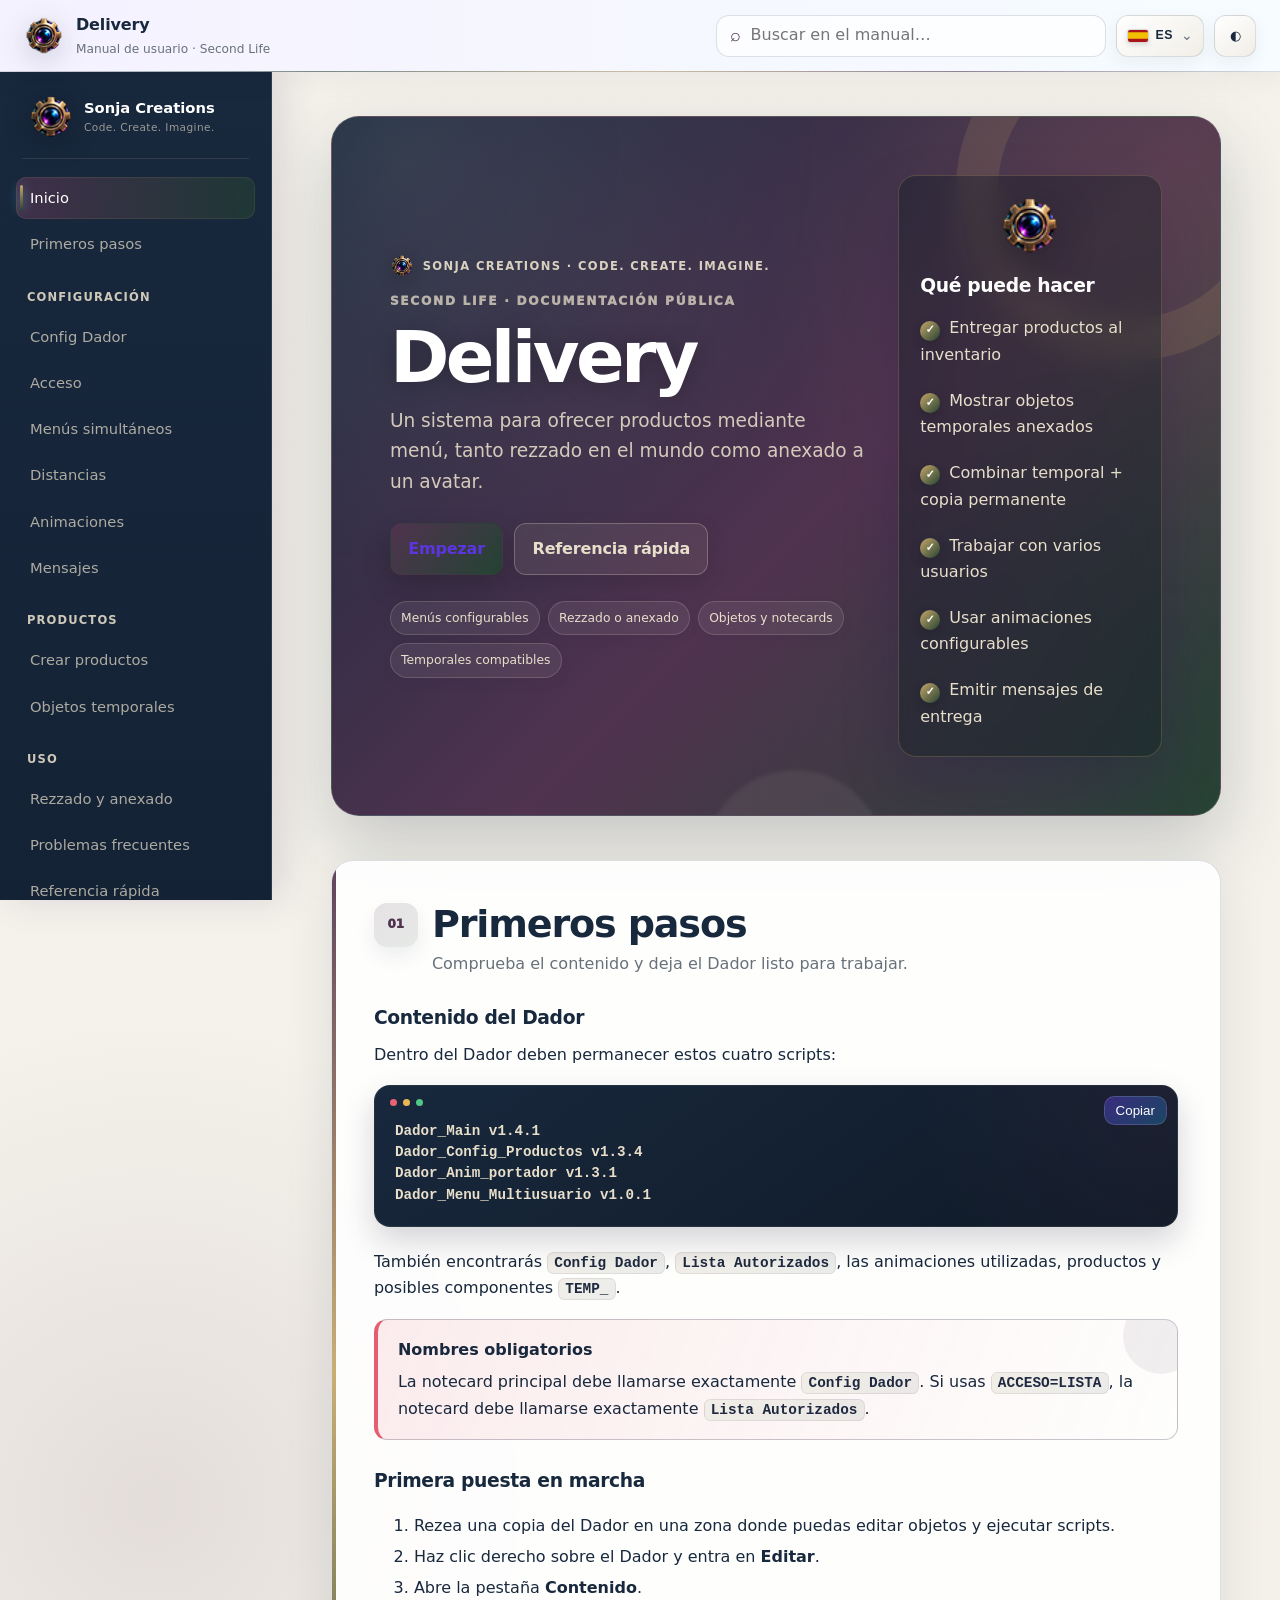
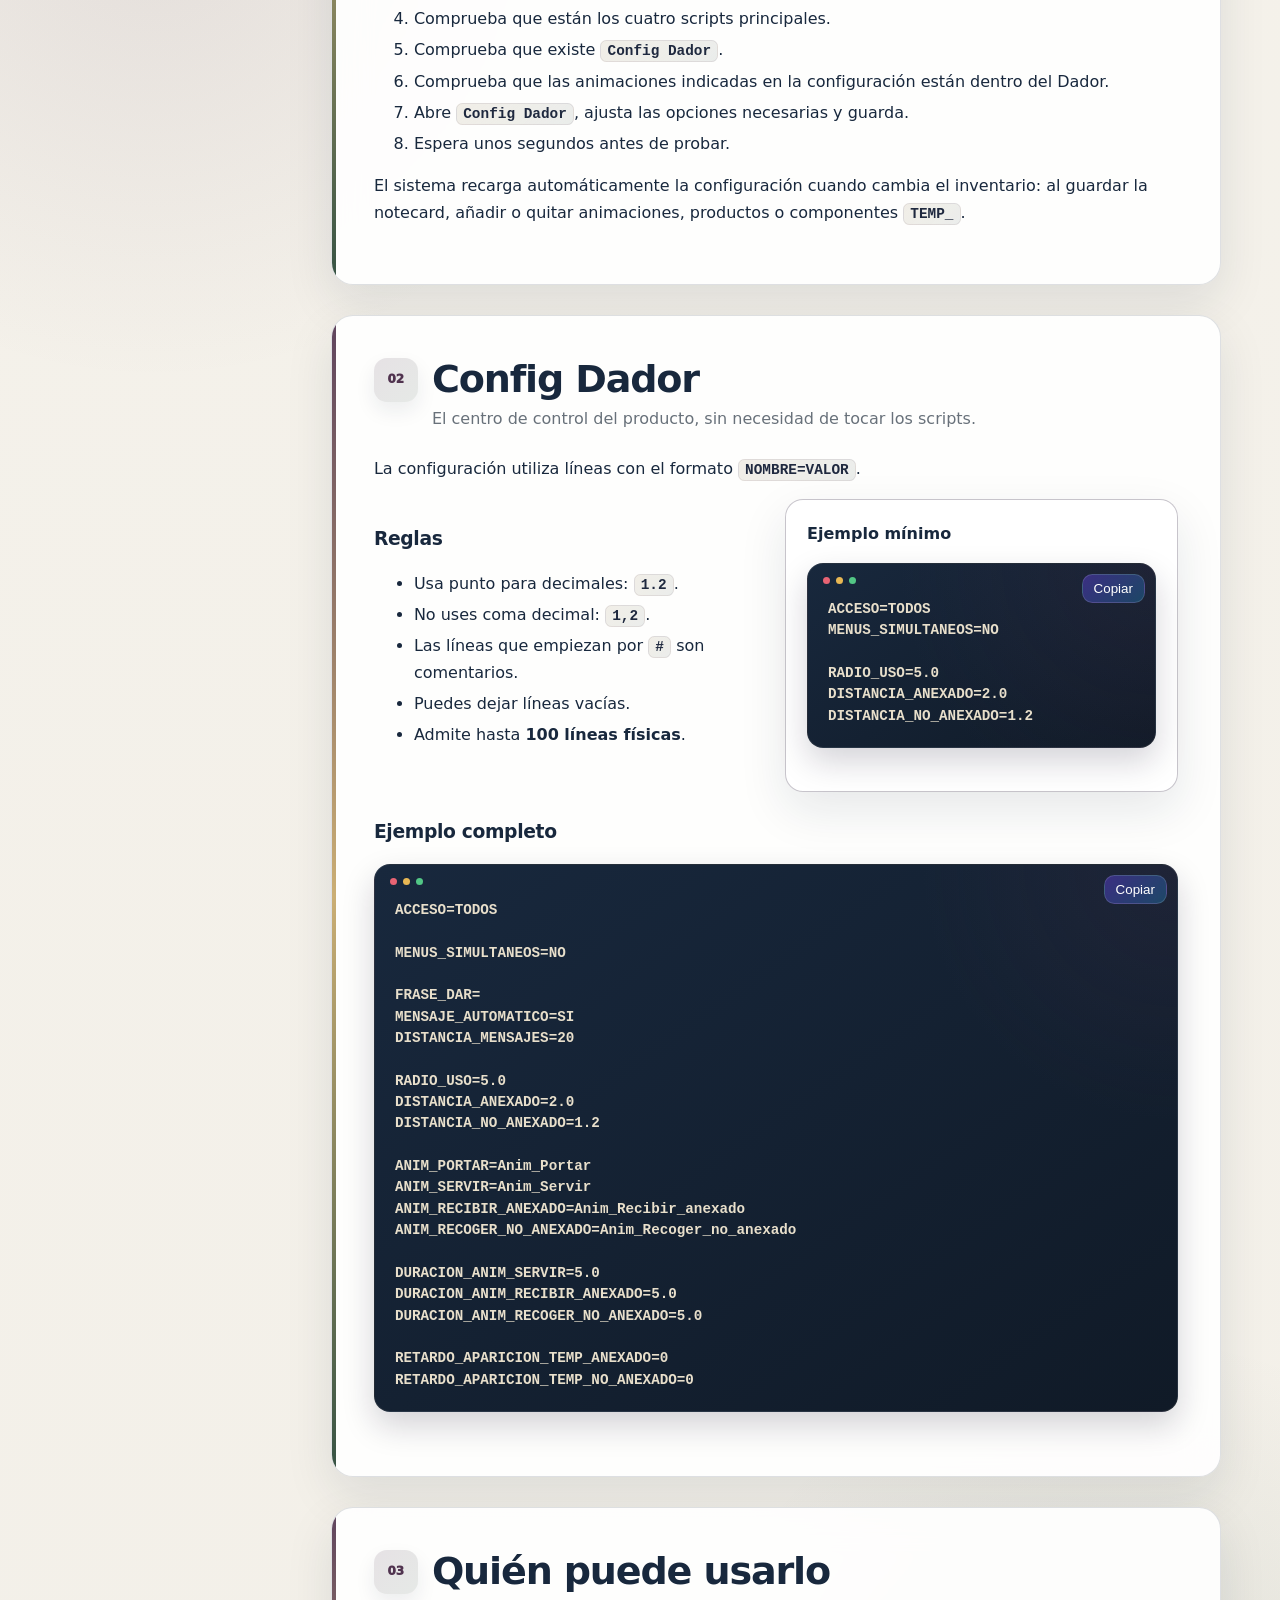
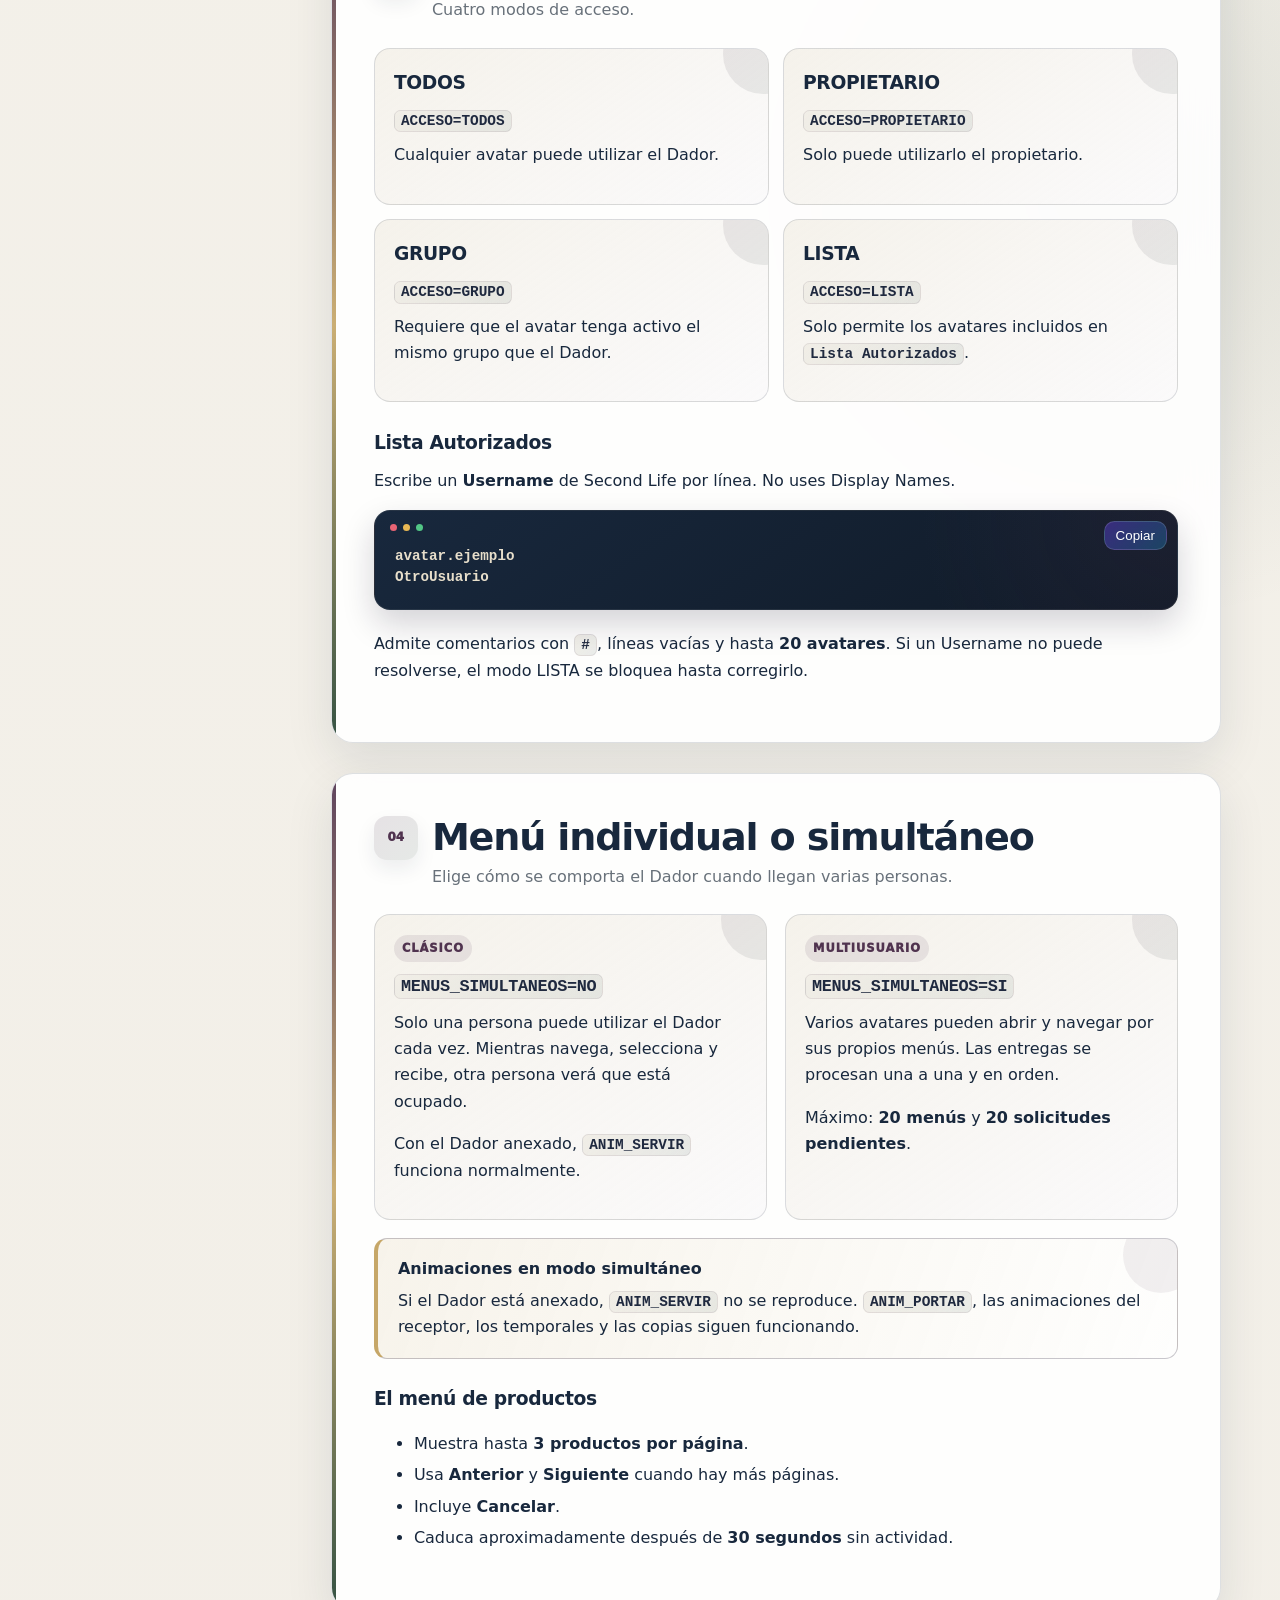
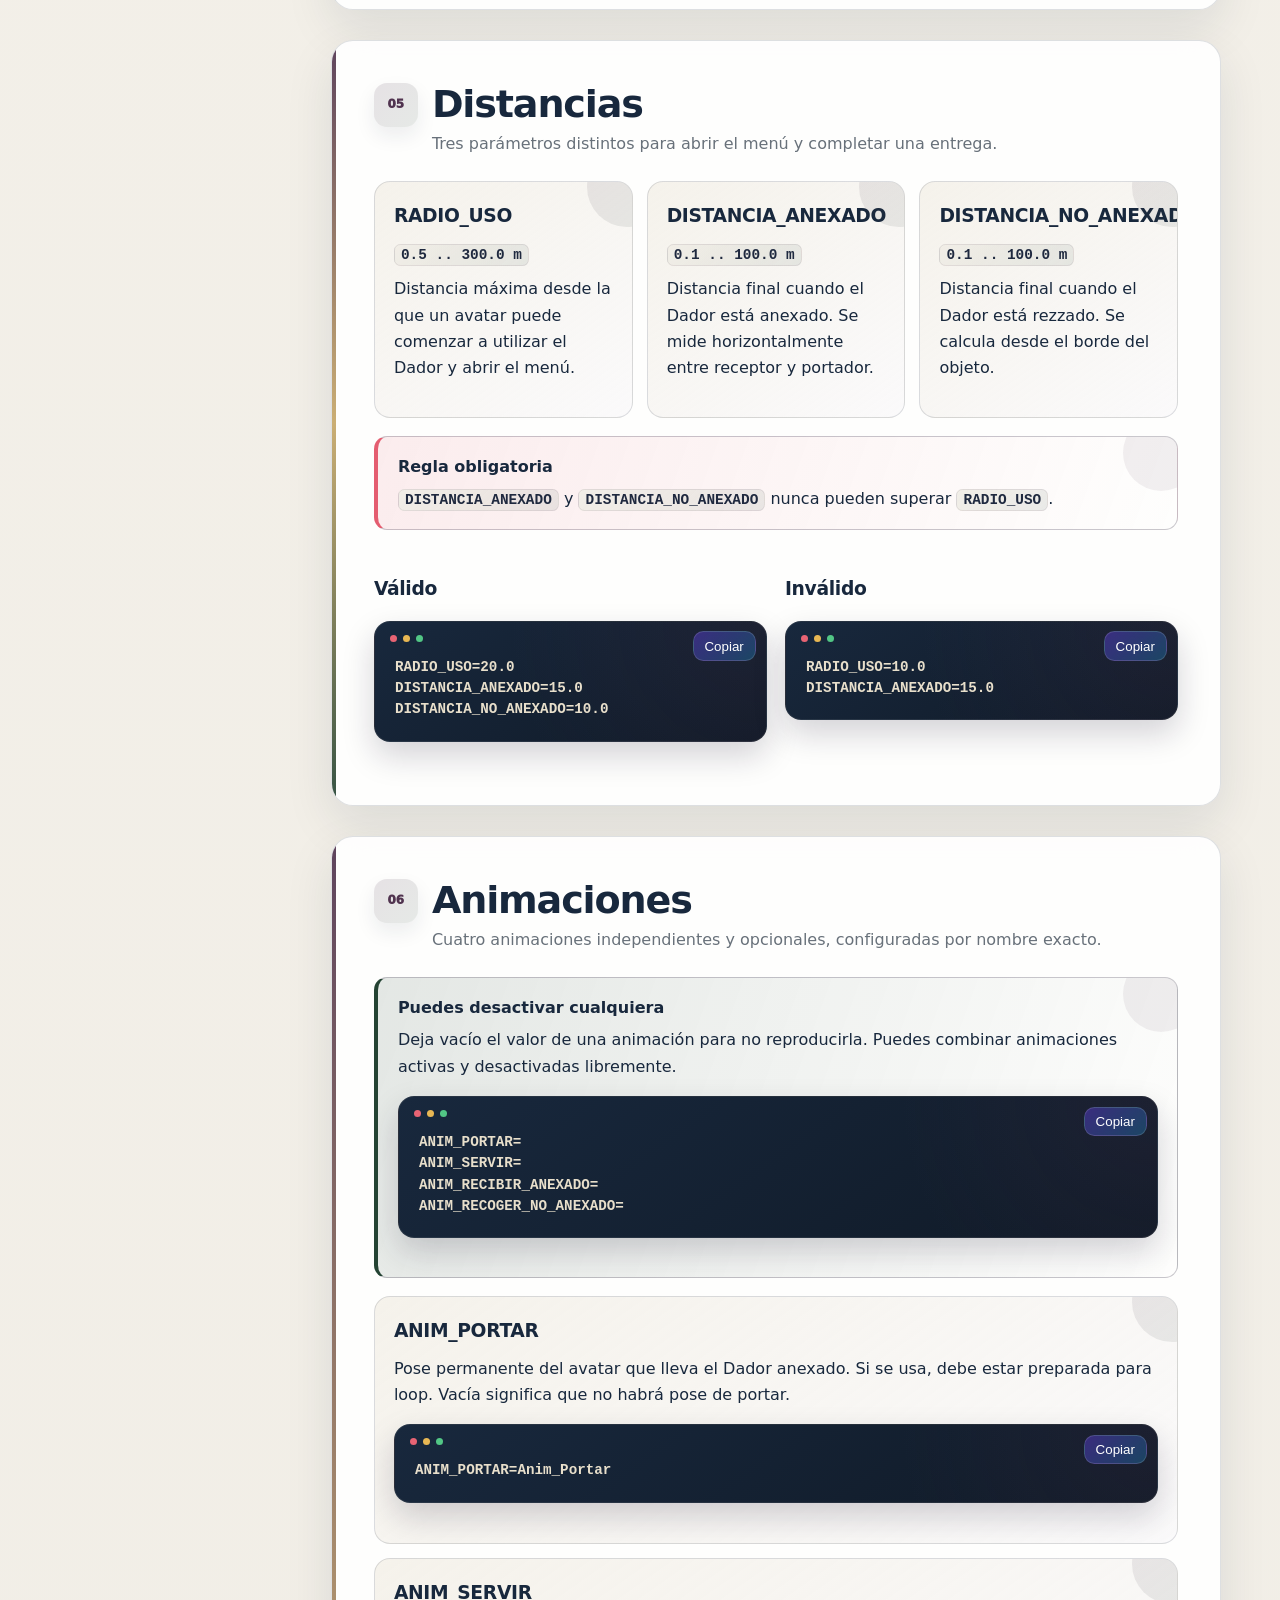
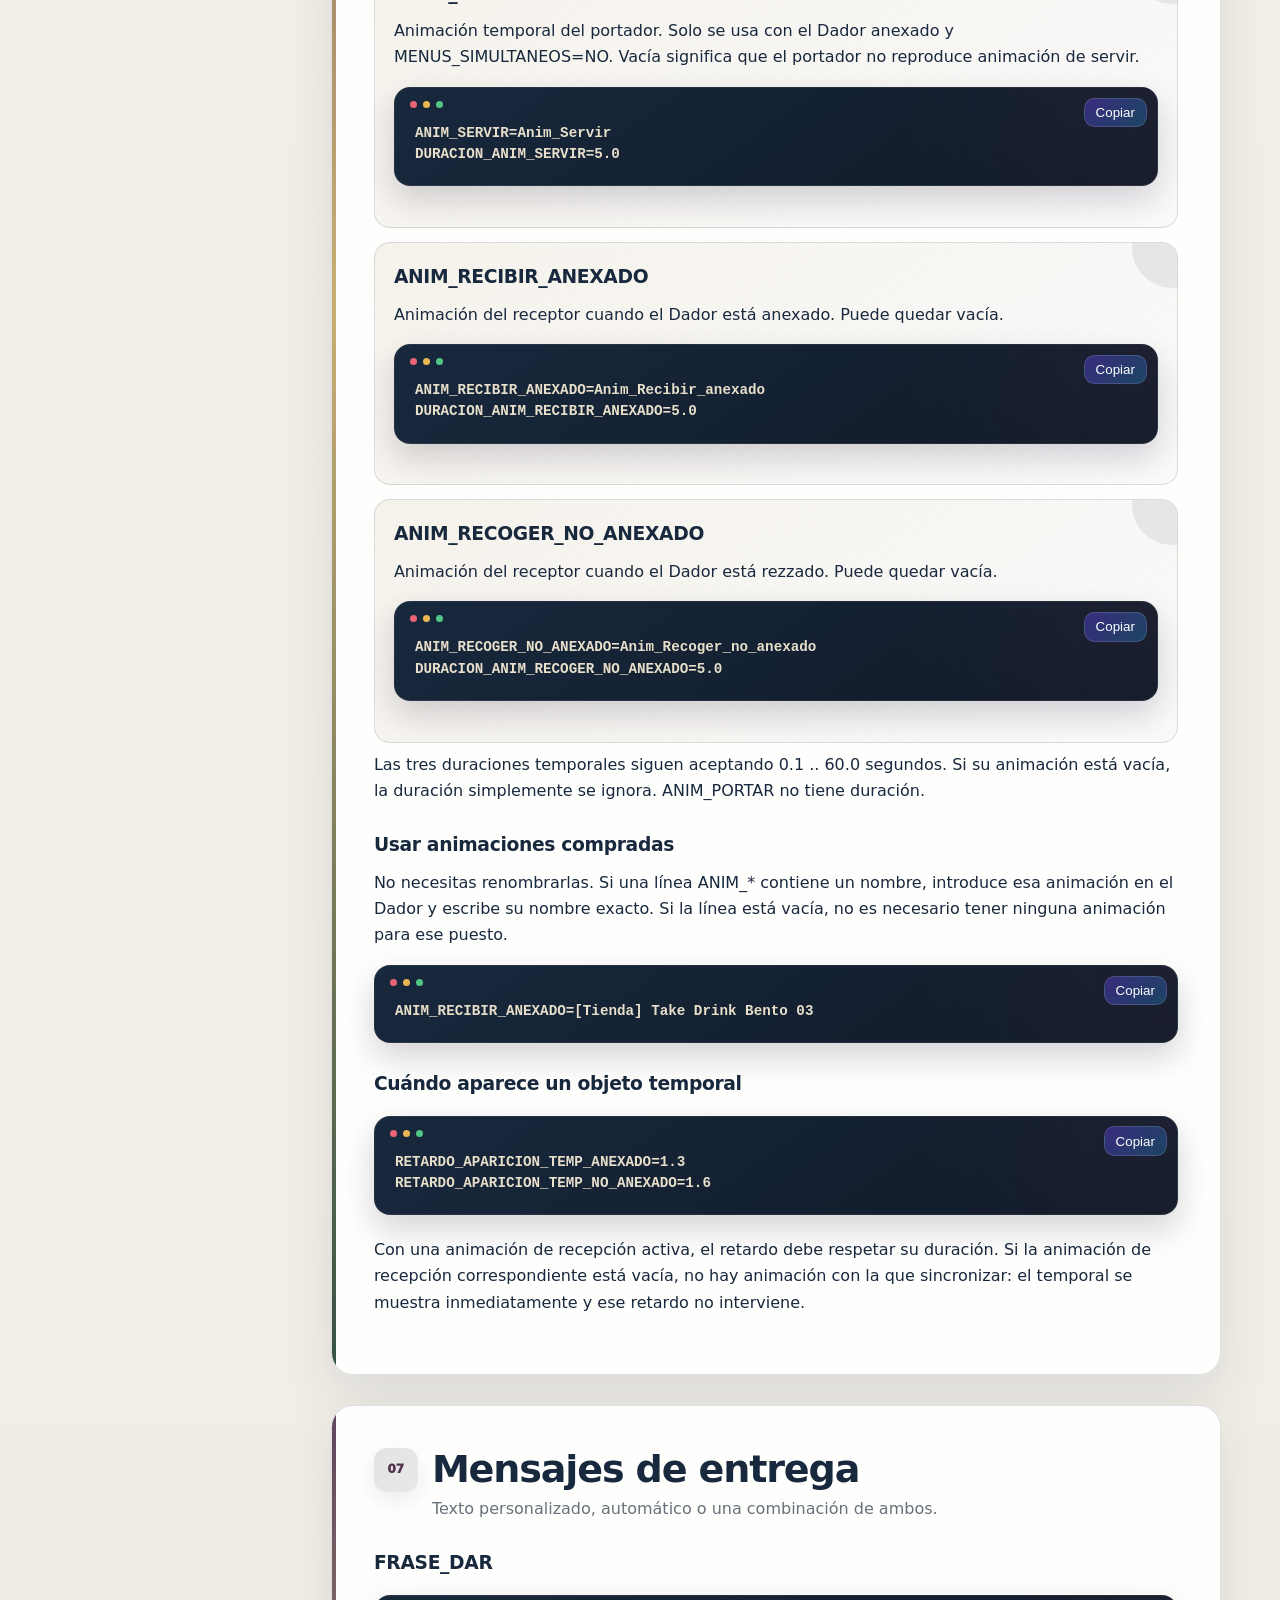
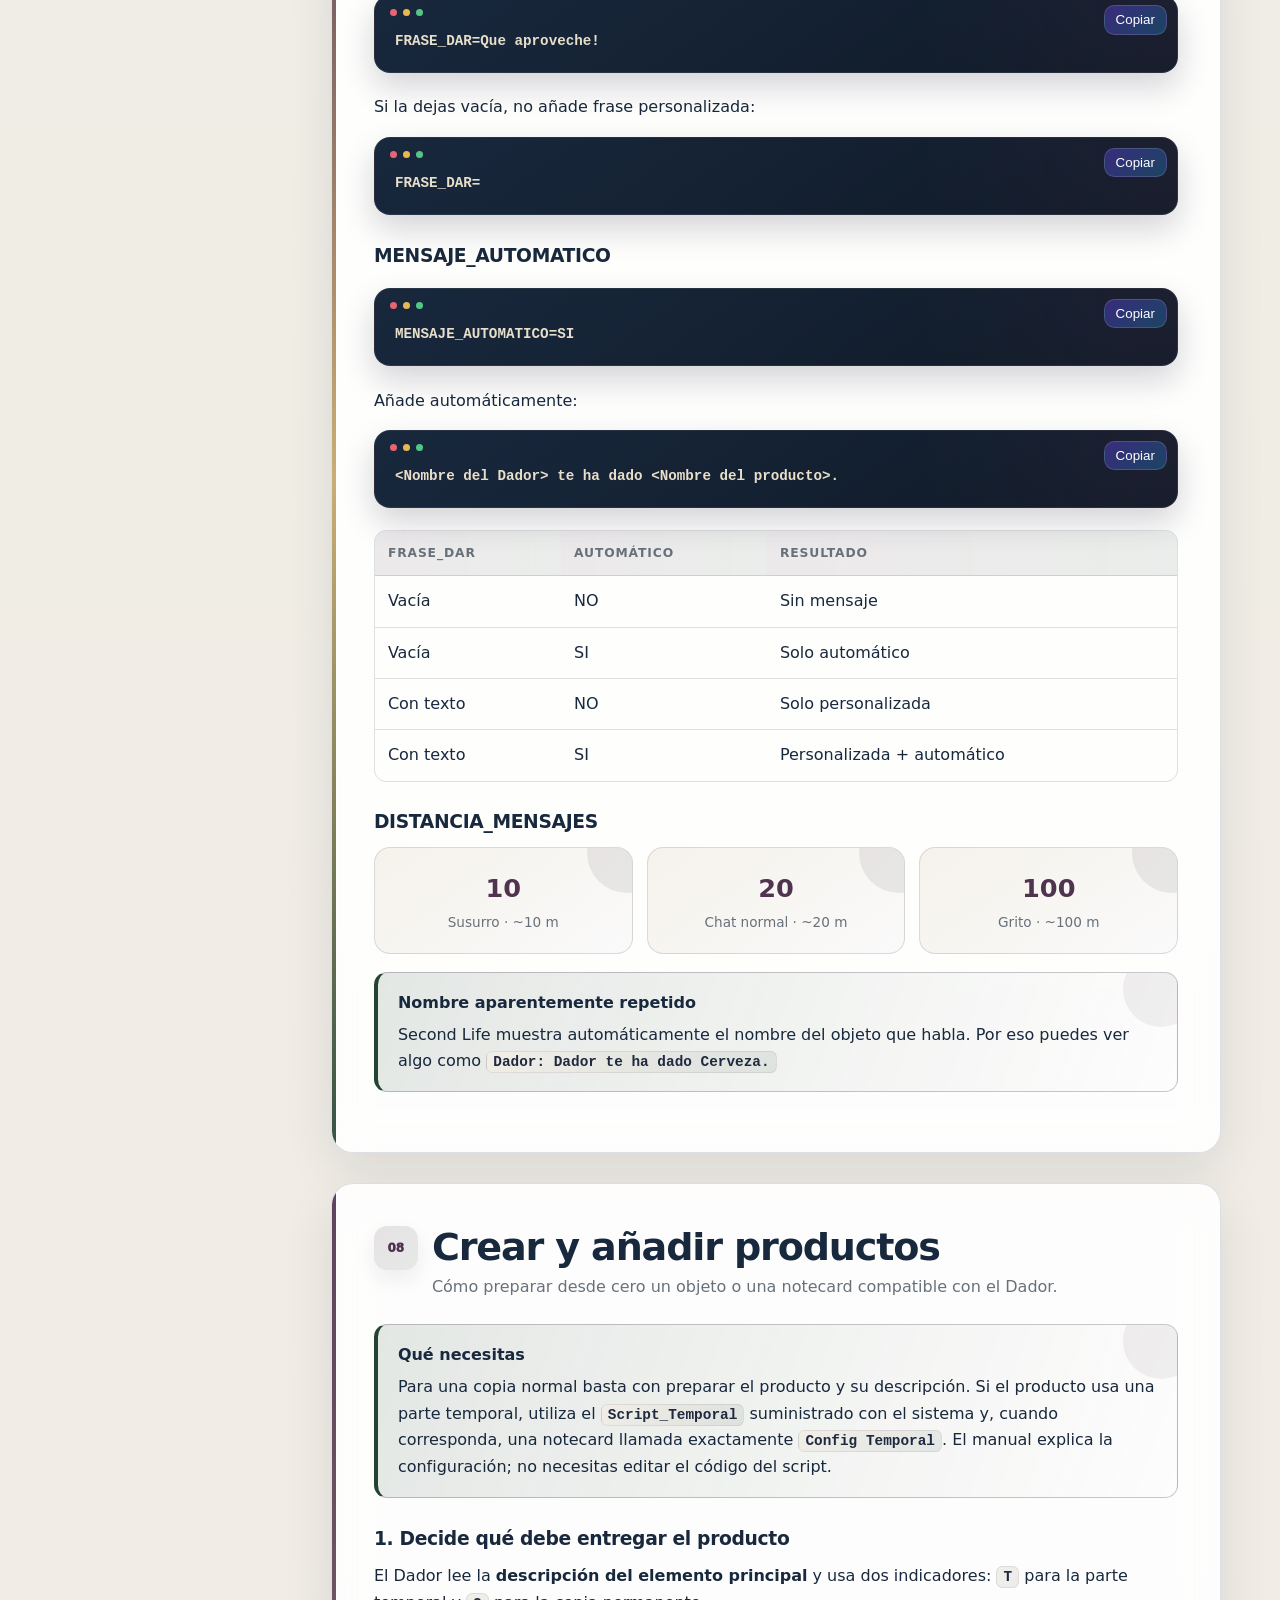
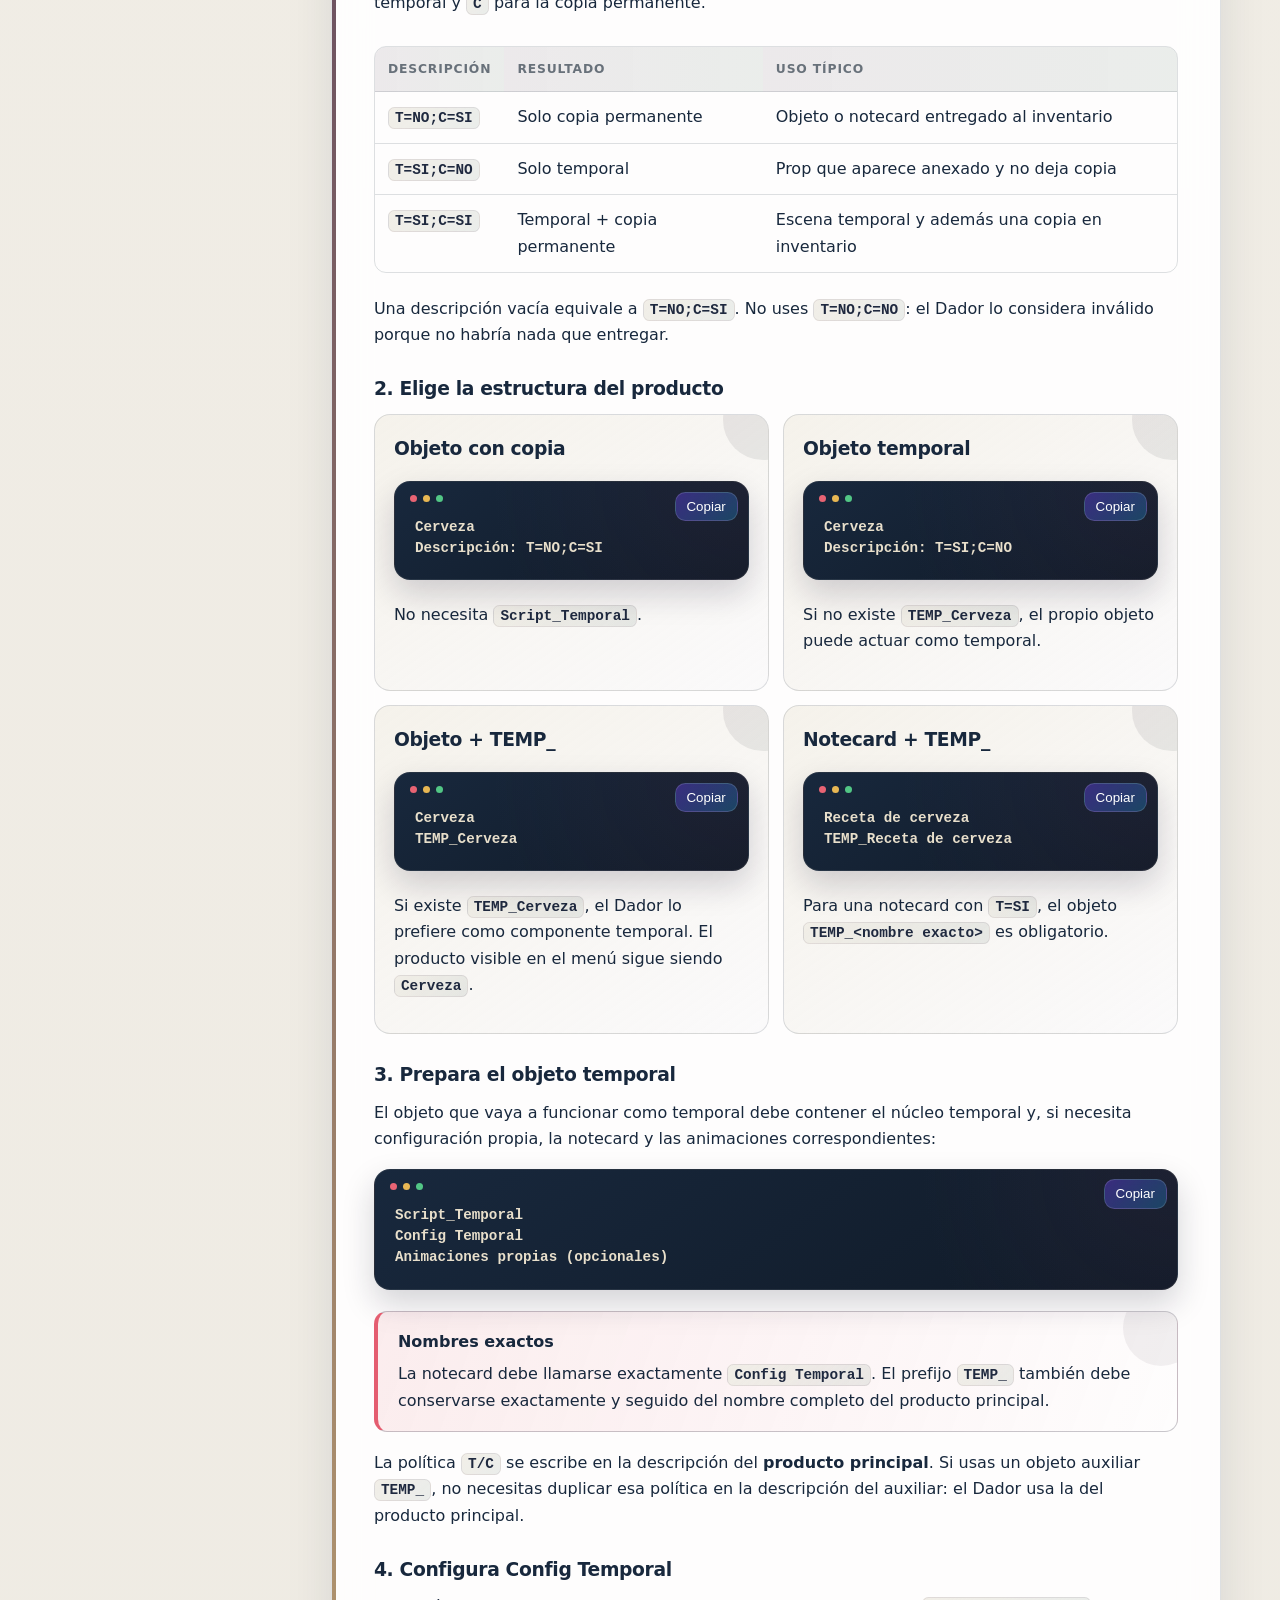
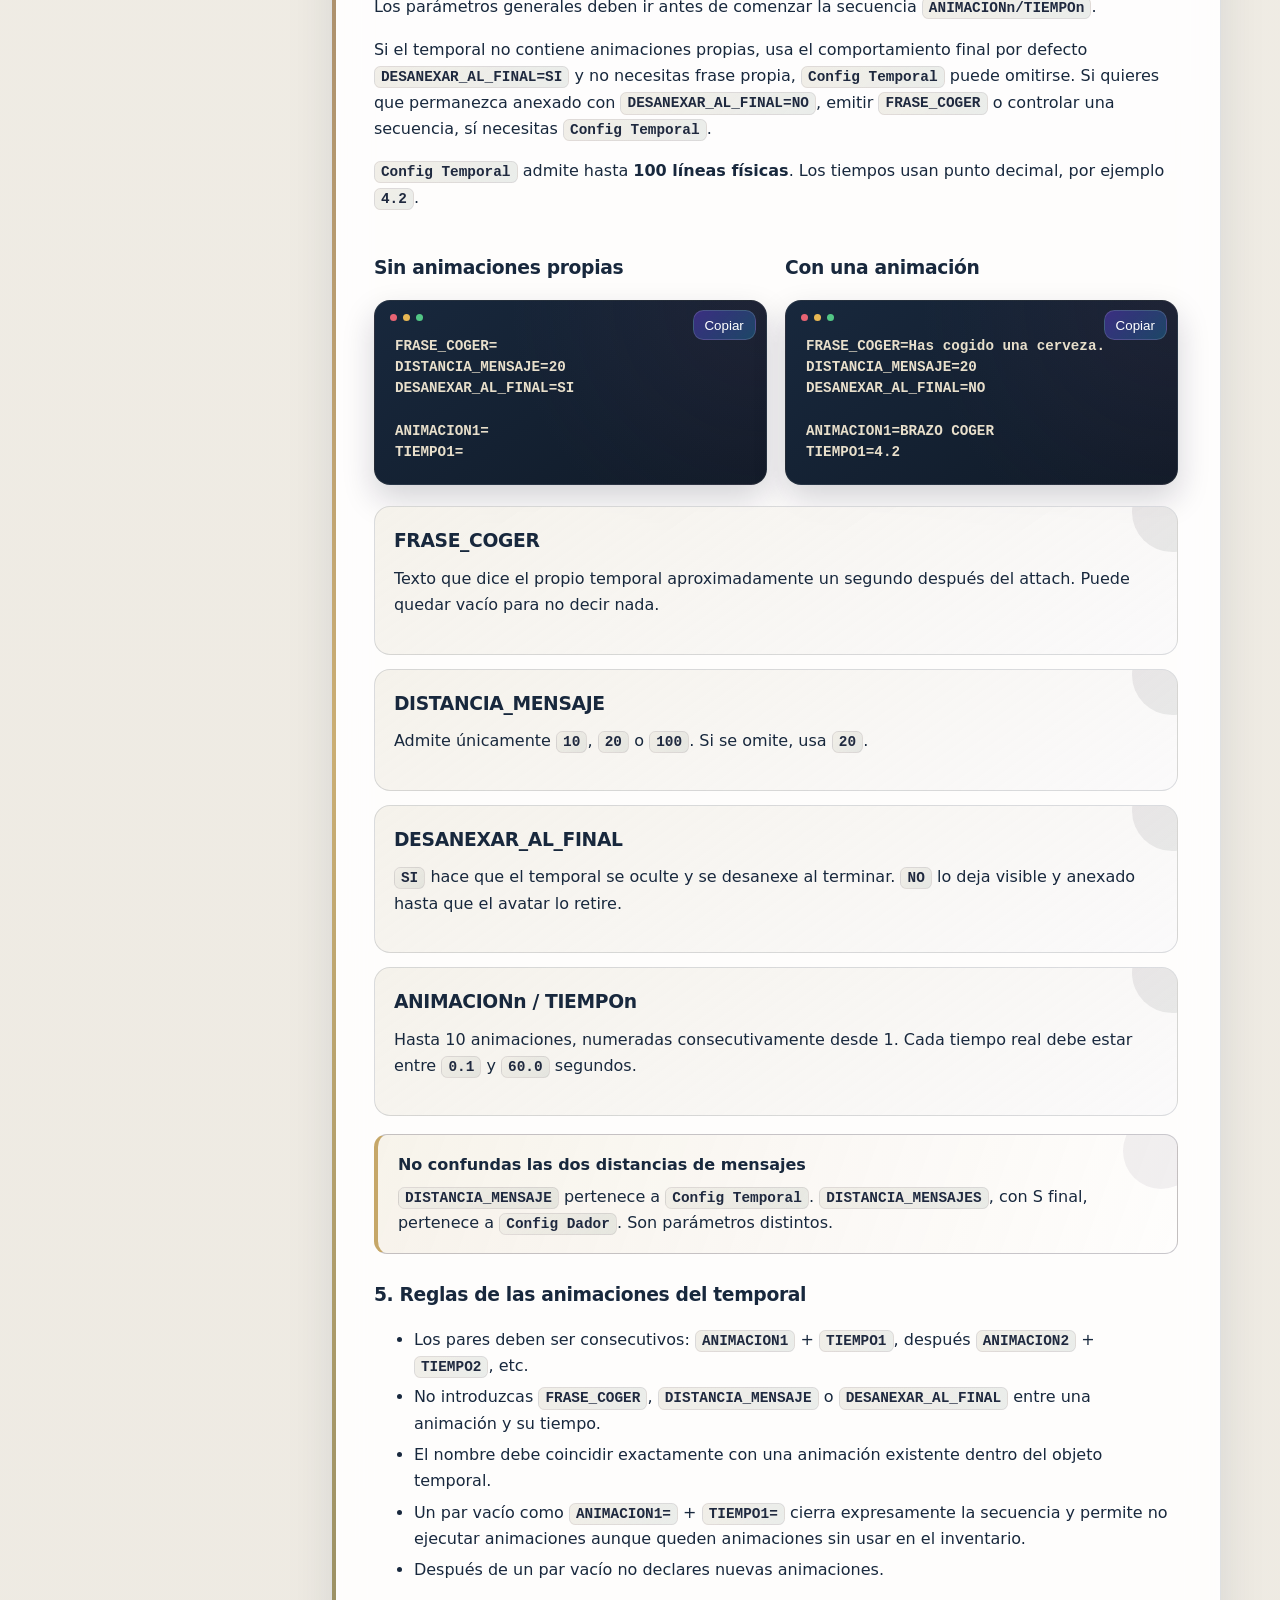
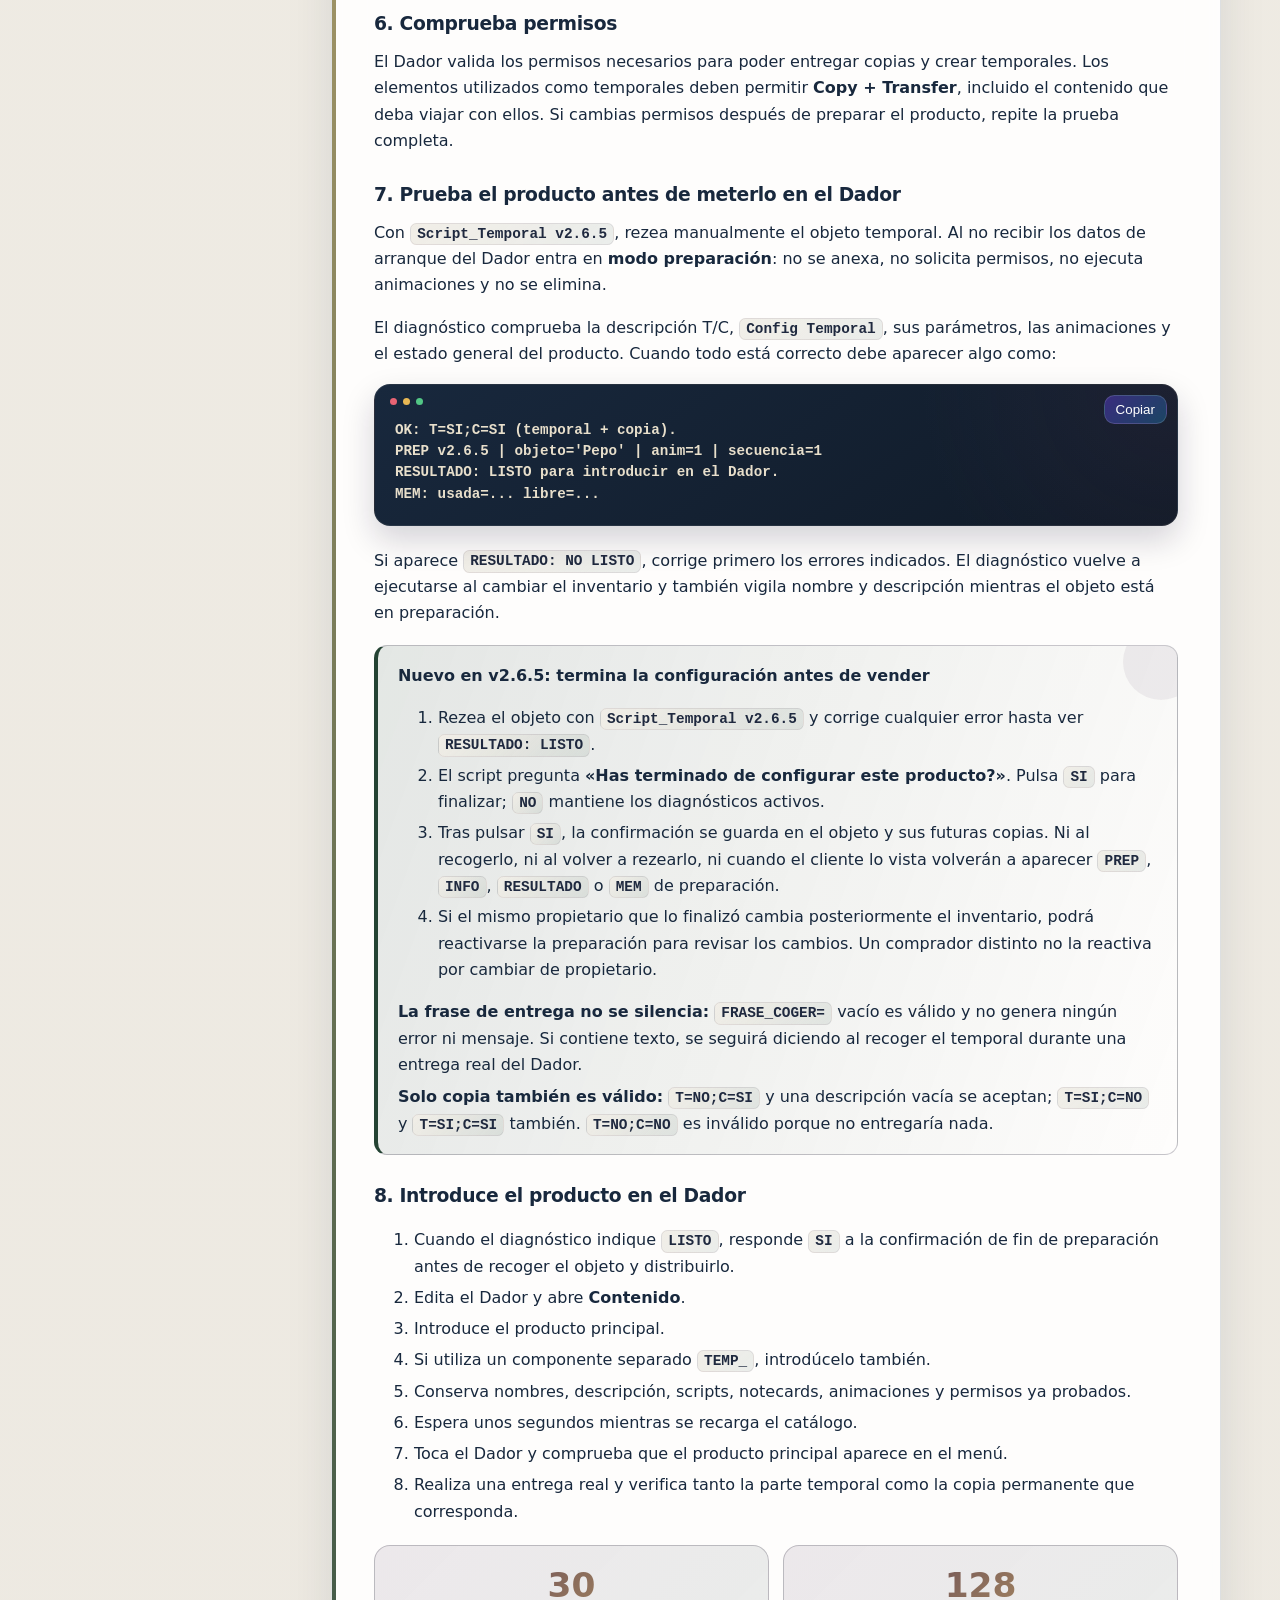
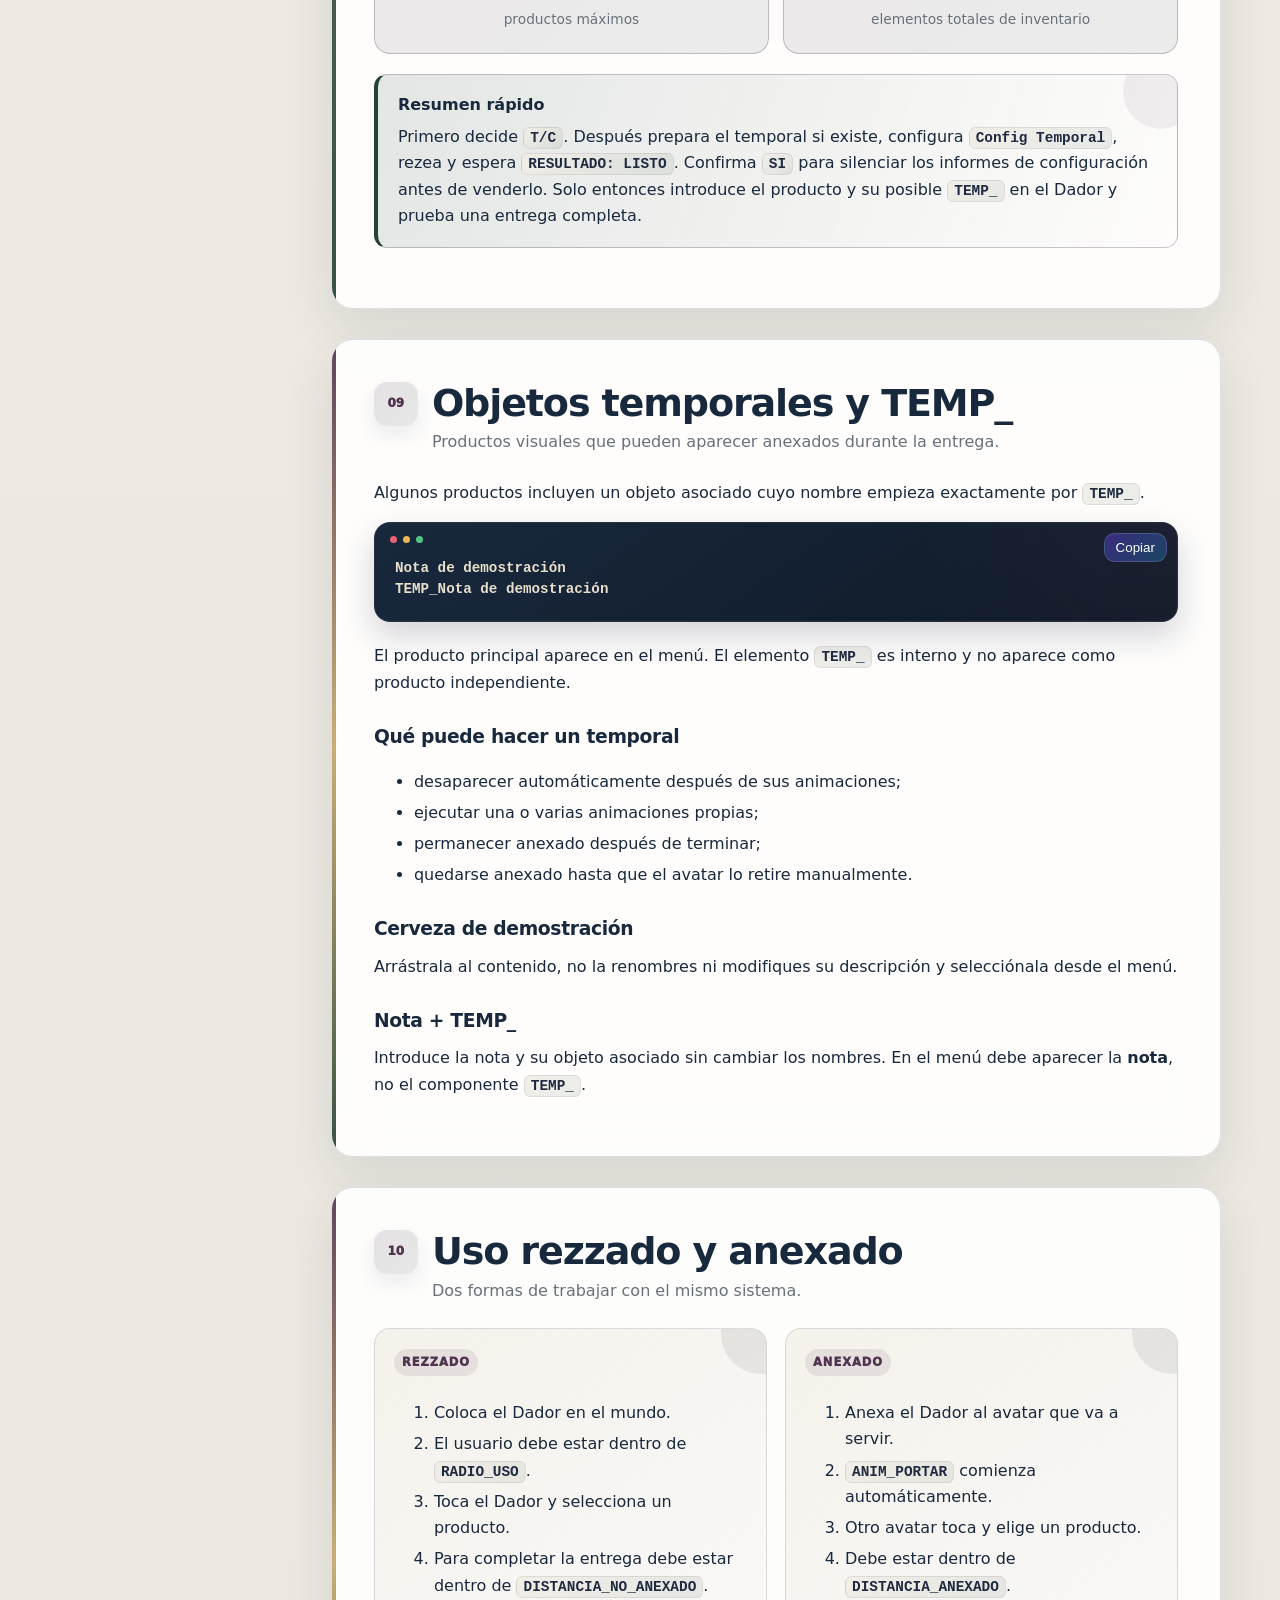
<file: docs/index.html>
<!doctype html>
<html lang="es" data-theme="light" data-language="es">
<head>
  <meta charset="utf-8">
  <meta name="viewport" content="width=device-width,initial-scale=1">
  <meta name="description" content="Manual de usuario del Delivery para Second Life.">
  <meta name="theme-color" content="#18283D">
  <title>Delivery · Manual de usuario · Sonja Creations</title>
  <link rel="icon" type="image/png" href="./assets/brand/icono2.png">
  <link rel="apple-touch-icon" href="./assets/brand/icono2.png">
  <link rel="stylesheet" href="./styles.css?v=sonja-creations-20261009-1">
</head>
<body>
  <header class="topbar">
    <button class="icon-button mobile-only" id="menuButton" aria-label="Abrir menú">☰</button>
    <a class="brand" href="#inicio" aria-label="Delivery">
      <img class="brand-icon" src="./assets/brand/icono2.png" alt="" width="40" height="40">
      <span>
        <strong>Delivery</strong>
        <small>Manual de usuario · Second Life</small>
      </span>
    </a>
    <div class="top-actions">
      <label class="search">
        <span>⌕</span>
        <input id="searchInput" type="search" placeholder="Buscar en el manual…" aria-label="Buscar en el manual">
      </label>
      <div class="language-dropdown" id="languageDropdown">
        <button class="language-button" id="languageButton" type="button" aria-label="Cambiar idioma" aria-haspopup="true" aria-expanded="false">
          <img class="language-flag" width="22" height="14" id="currentLanguageFlag" src="./assets/flags/es.svg" alt="">
          <span class="language-code" id="currentLanguageCode">ES</span>
          <span class="language-chevron" aria-hidden="true">⌄</span>
        </button>
        <div class="language-menu" id="languageMenu" role="menu">
          <a href="./" data-lang="es" role="menuitem"><img class="language-flag" width="22" height="14" src="./assets/flags/es.svg" alt=""><span>ES</span></a>
          <a href="./en.html" data-lang="en" role="menuitem"><img class="language-flag" width="22" height="14" src="./assets/flags/gb.svg" alt=""><span>EN</span></a>
          <a href="./pt.html" data-lang="pt" role="menuitem"><img class="language-flag" width="22" height="14" src="./assets/flags/pt.svg" alt=""><span>PT</span></a>
          <a href="./de.html" data-lang="de" role="menuitem"><img class="language-flag" width="22" height="14" src="./assets/flags/de.svg" alt=""><span>DE</span></a>
          <a href="./fr.html" data-lang="fr" role="menuitem"><img class="language-flag" width="22" height="14" src="./assets/flags/fr.svg" alt=""><span>FR</span></a>
          <a href="./ja.html" data-lang="ja" role="menuitem"><img class="language-flag" width="22" height="14" src="./assets/flags/jp.svg" alt=""><span>日本語</span></a>
        </div>
      </div>
      <button class="icon-button" id="themeButton" aria-label="Cambiar tema">◐</button>
    </div>
  </header>

  <div class="layout">
    <aside class="sidebar" id="sidebar">
  <div class="sidebar-brand">
    <img src="./assets/brand/icono2.png" alt="" width="46" height="46">
    <div><strong>Sonja Creations</strong><small>Code. Create. Imagine.</small></div>
  </div>
  <nav>
        <a href="#inicio">Inicio</a>
        <a href="#primeros-pasos">Primeros pasos</a>
        <div class="nav-group">Configuración</div>
        <a href="#config-dador">Config Dador</a>
        <a href="#acceso">Acceso</a>
        <a href="#menus">Menús simultáneos</a>
        <a href="#distancias">Distancias</a>
        <a href="#animaciones">Animaciones</a>
        <a href="#mensajes">Mensajes</a>
        <div class="nav-group">Productos</div>
        <a href="#productos">Crear productos</a>
        <a href="#temporales">Objetos temporales</a>
        <div class="nav-group">Uso</div>
        <a href="#uso">Rezzado y anexado</a>
        <a href="#problemas">Problemas frecuentes</a>
        <a href="#referencia">Referencia rápida</a>
      </nav>
      <div class="sidebar-footer">
        <span class="pill">Manual v2.2</span>
        <span class="muted">Dador_Main v1.4.1</span>
      </div>
    </aside>

    <main class="content" id="content">
      <section id="inicio" class="hero hero-sonja searchable">
        <div class="hero-copy">
          <div class="sonja-kicker"><img src="./assets/brand/icono2.png" alt="" width="24" height="24"><span>SONJA CREATIONS · CODE. CREATE. IMAGINE.</span></div>
    <span class="eyebrow">Second Life · documentación pública</span>
          <h1>Delivery</h1>
          <p class="lead">Un sistema para ofrecer productos mediante menú, tanto rezzado en el mundo como anexado a un avatar.</p>
          <div class="hero-actions">
            <a class="button primary" href="#primeros-pasos">Empezar</a>
            <a class="button ghost" href="#referencia">Referencia rápida</a>
          </div>
          <div class="badges">
            <span>Menús configurables</span>
            <span>Rezzado o anexado</span>
            <span>Objetos y notecards</span>
            <span>Temporales compatibles</span>
          </div>
        </div>
        <div class="hero-card">
          <div class="hero-brand-icon"><img src="./assets/brand/icono2.png" alt="Sonja Creations"></div>
    <h3>Qué puede hacer</h3>
          <ul class="check-list">
            <li>Entregar productos al inventario</li>
            <li>Mostrar objetos temporales anexados</li>
            <li>Combinar temporal + copia permanente</li>
            <li>Trabajar con varios usuarios</li>
            <li>Usar animaciones configurables</li>
            <li>Emitir mensajes de entrega</li>
          </ul>
        </div>
      </section>

      

      <div id="noResults" class="no-results" hidden>
        <h2>No hay coincidencias</h2>
        <p>Prueba con otro término. Hasta los manuales tienen derecho a no entendernos a la primera.</p>
      </div>

      <section id="primeros-pasos" class="doc-section searchable">
        <div class="section-heading">
          <span class="step">01</span>
          <div><h2>Primeros pasos</h2><p>Comprueba el contenido y deja el Dador listo para trabajar.</p></div>
        </div>

        <h3>Contenido del Dador</h3>
        <p>Dentro del Dador deben permanecer estos cuatro scripts:</p>
        <pre><code>Dador_Main v1.4.1
Dador_Config_Productos v1.3.4
Dador_Anim_portador v1.3.1
Dador_Menu_Multiusuario v1.0.1</code></pre>

        <p>También encontrarás <code>Config Dador</code>, <code>Lista Autorizados</code>, las animaciones utilizadas, productos y posibles componentes <code>TEMP_</code>.</p>

        <div class="callout danger">
          <strong>Nombres obligatorios</strong>
          <p>La notecard principal debe llamarse exactamente <code>Config Dador</code>. Si usas <code>ACCESO=LISTA</code>, la notecard debe llamarse exactamente <code>Lista Autorizados</code>.</p>
        </div>

        <h3>Primera puesta en marcha</h3>
        <ol>
          <li>Rezea una copia del Dador en una zona donde puedas editar objetos y ejecutar scripts.</li>
          <li>Haz clic derecho sobre el Dador y entra en <strong>Editar</strong>.</li>
          <li>Abre la pestaña <strong>Contenido</strong>.</li>
          <li>Comprueba que están los cuatro scripts principales.</li>
          <li>Comprueba que existe <code>Config Dador</code>.</li>
          <li>Comprueba que las animaciones indicadas en la configuración están dentro del Dador.</li>
          <li>Abre <code>Config Dador</code>, ajusta las opciones necesarias y guarda.</li>
          <li>Espera unos segundos antes de probar.</li>
        </ol>

        <p>El sistema recarga automáticamente la configuración cuando cambia el inventario: al guardar la notecard, añadir o quitar animaciones, productos o componentes <code>TEMP_</code>.</p>
      </section>

      <section id="config-dador" class="doc-section searchable">
        <div class="section-heading">
          <span class="step">02</span>
          <div><h2>Config Dador</h2><p>El centro de control del producto, sin necesidad de tocar los scripts.</p></div>
        </div>

        <p>La configuración utiliza líneas con el formato <code>NOMBRE=VALOR</code>.</p>
        <div class="two-col">
          <div>
            <h3>Reglas</h3>
            <ul>
              <li>Usa punto para decimales: <code>1.2</code>.</li>
              <li>No uses coma decimal: <code>1,2</code>.</li>
              <li>Las líneas que empiezan por <code>#</code> son comentarios.</li>
              <li>Puedes dejar líneas vacías.</li>
              <li>Admite hasta <strong>100 líneas físicas</strong>.</li>
            </ul>
          </div>
          <div class="mini-card">
            <strong>Ejemplo mínimo</strong>
            <pre><code>ACCESO=TODOS
MENUS_SIMULTANEOS=NO

RADIO_USO=5.0
DISTANCIA_ANEXADO=2.0
DISTANCIA_NO_ANEXADO=1.2</code></pre>
          </div>
        </div>

        <h3>Ejemplo completo</h3>
        <pre><code>ACCESO=TODOS

MENUS_SIMULTANEOS=NO

FRASE_DAR=
MENSAJE_AUTOMATICO=SI
DISTANCIA_MENSAJES=20

RADIO_USO=5.0
DISTANCIA_ANEXADO=2.0
DISTANCIA_NO_ANEXADO=1.2

ANIM_PORTAR=Anim_Portar
ANIM_SERVIR=Anim_Servir
ANIM_RECIBIR_ANEXADO=Anim_Recibir_anexado
ANIM_RECOGER_NO_ANEXADO=Anim_Recoger_no_anexado

DURACION_ANIM_SERVIR=5.0
DURACION_ANIM_RECIBIR_ANEXADO=5.0
DURACION_ANIM_RECOGER_NO_ANEXADO=5.0

RETARDO_APARICION_TEMP_ANEXADO=0
RETARDO_APARICION_TEMP_NO_ANEXADO=0</code></pre>
      </section>

      <section id="acceso" class="doc-section searchable">
        <div class="section-heading">
          <span class="step">03</span>
          <div><h2>Quién puede usarlo</h2><p>Cuatro modos de acceso.</p></div>
        </div>

        <div class="cards four">
          <article><h3>TODOS</h3><code>ACCESO=TODOS</code><p>Cualquier avatar puede utilizar el Dador.</p></article>
          <article><h3>PROPIETARIO</h3><code>ACCESO=PROPIETARIO</code><p>Solo puede utilizarlo el propietario.</p></article>
          <article><h3>GRUPO</h3><code>ACCESO=GRUPO</code><p>Requiere que el avatar tenga activo el mismo grupo que el Dador.</p></article>
          <article><h3>LISTA</h3><code>ACCESO=LISTA</code><p>Solo permite los avatares incluidos en <code>Lista Autorizados</code>.</p></article>
        </div>

        <h3>Lista Autorizados</h3>
        <p>Escribe un <strong>Username</strong> de Second Life por línea. No uses Display Names.</p>
        <pre><code>avatar.ejemplo
OtroUsuario</code></pre>
        <p>Admite comentarios con <code>#</code>, líneas vacías y hasta <strong>20 avatares</strong>. Si un Username no puede resolverse, el modo LISTA se bloquea hasta corregirlo.</p>
      </section>

      <section id="menus" class="doc-section searchable">
        <div class="section-heading">
          <span class="step">04</span>
          <div><h2>Menú individual o simultáneo</h2><p>Elige cómo se comporta el Dador cuando llegan varias personas.</p></div>
        </div>

        <div class="compare">
          <article>
            <span class="compare-label">Clásico</span>
            <h3><code>MENUS_SIMULTANEOS=NO</code></h3>
            <p>Solo una persona puede utilizar el Dador cada vez. Mientras navega, selecciona y recibe, otra persona verá que está ocupado.</p>
            <p>Con el Dador anexado, <code>ANIM_SERVIR</code> funciona normalmente.</p>
          </article>
          <article>
            <span class="compare-label">Multiusuario</span>
            <h3><code>MENUS_SIMULTANEOS=SI</code></h3>
            <p>Varios avatares pueden abrir y navegar por sus propios menús. Las entregas se procesan una a una y en orden.</p>
            <p>Máximo: <strong>20 menús</strong> y <strong>20 solicitudes pendientes</strong>.</p>
          </article>
        </div>

        <div class="callout warning">
          <strong>Animaciones en modo simultáneo</strong>
          <p>Si el Dador está anexado, <code>ANIM_SERVIR</code> no se reproduce. <code>ANIM_PORTAR</code>, las animaciones del receptor, los temporales y las copias siguen funcionando.</p>
        </div>

        <h3>El menú de productos</h3>
        <ul>
          <li>Muestra hasta <strong>3 productos por página</strong>.</li>
          <li>Usa <strong>Anterior</strong> y <strong>Siguiente</strong> cuando hay más páginas.</li>
          <li>Incluye <strong>Cancelar</strong>.</li>
          <li>Caduca aproximadamente después de <strong>30 segundos</strong> sin actividad.</li>
        </ul>
      </section>

      <section id="distancias" class="doc-section searchable">
        <div class="section-heading">
          <span class="step">05</span>
          <div><h2>Distancias</h2><p>Tres parámetros distintos para abrir el menú y completar una entrega.</p></div>
        </div>

        <div class="cards three">
          <article>
            <h3>RADIO_USO</h3>
            <code>0.5 .. 300.0 m</code>
            <p>Distancia máxima desde la que un avatar puede comenzar a utilizar el Dador y abrir el menú.</p>
          </article>
          <article>
            <h3>DISTANCIA_ANEXADO</h3>
            <code>0.1 .. 100.0 m</code>
            <p>Distancia final cuando el Dador está anexado. Se mide horizontalmente entre receptor y portador.</p>
          </article>
          <article>
            <h3>DISTANCIA_NO_ANEXADO</h3>
            <code>0.1 .. 100.0 m</code>
            <p>Distancia final cuando el Dador está rezzado. Se calcula desde el borde del objeto.</p>
          </article>
        </div>

        <div class="callout danger">
          <strong>Regla obligatoria</strong>
          <p><code>DISTANCIA_ANEXADO</code> y <code>DISTANCIA_NO_ANEXADO</code> nunca pueden superar <code>RADIO_USO</code>.</p>
        </div>

        <div class="two-col">
          <div><h3>Válido</h3><pre><code>RADIO_USO=20.0
DISTANCIA_ANEXADO=15.0
DISTANCIA_NO_ANEXADO=10.0</code></pre></div>
          <div><h3>Inválido</h3><pre><code>RADIO_USO=10.0
DISTANCIA_ANEXADO=15.0</code></pre></div>
        </div>
      </section>

      <section id="animaciones" class="doc-section searchable">
  <div class="section-heading"><span class="step">06</span><div><h2>Animaciones</h2><p>Cuatro animaciones independientes y opcionales, configuradas por nombre exacto.</p></div></div>
  <div class="callout info"><strong>Puedes desactivar cualquiera</strong><p>Deja vacío el valor de una animación para no reproducirla. Puedes combinar animaciones activas y desactivadas libremente.</p><pre><code>ANIM_PORTAR=
ANIM_SERVIR=
ANIM_RECIBIR_ANEXADO=
ANIM_RECOGER_NO_ANEXADO=</code></pre></div>
  <div class="feature-list">
    <article><h3>ANIM_PORTAR</h3><p>Pose permanente del avatar que lleva el Dador anexado. Si se usa, debe estar preparada para loop. Vacía significa que no habrá pose de portar.</p><pre><code>ANIM_PORTAR=Anim_Portar</code></pre></article>
    <article><h3>ANIM_SERVIR</h3><p>Animación temporal del portador. Solo se usa con el Dador anexado y MENUS_SIMULTANEOS=NO. Vacía significa que el portador no reproduce animación de servir.</p><pre><code>ANIM_SERVIR=Anim_Servir
DURACION_ANIM_SERVIR=5.0</code></pre></article>
    <article><h3>ANIM_RECIBIR_ANEXADO</h3><p>Animación del receptor cuando el Dador está anexado. Puede quedar vacía.</p><pre><code>ANIM_RECIBIR_ANEXADO=Anim_Recibir_anexado
DURACION_ANIM_RECIBIR_ANEXADO=5.0</code></pre></article>
    <article><h3>ANIM_RECOGER_NO_ANEXADO</h3><p>Animación del receptor cuando el Dador está rezzado. Puede quedar vacía.</p><pre><code>ANIM_RECOGER_NO_ANEXADO=Anim_Recoger_no_anexado
DURACION_ANIM_RECOGER_NO_ANEXADO=5.0</code></pre></article>
  </div>
  <p>Las tres duraciones temporales siguen aceptando 0.1 .. 60.0 segundos. Si su animación está vacía, la duración simplemente se ignora. ANIM_PORTAR no tiene duración.</p>
  <h3>Usar animaciones compradas</h3><p>No necesitas renombrarlas. Si una línea ANIM_* contiene un nombre, introduce esa animación en el Dador y escribe su nombre exacto. Si la línea está vacía, no es necesario tener ninguna animación para ese puesto.</p><pre><code>ANIM_RECIBIR_ANEXADO=[Tienda] Take Drink Bento 03</code></pre>
  <h3>Cuándo aparece un objeto temporal</h3><pre><code>RETARDO_APARICION_TEMP_ANEXADO=1.3
RETARDO_APARICION_TEMP_NO_ANEXADO=1.6</code></pre><p>Con una animación de recepción activa, el retardo debe respetar su duración. Si la animación de recepción correspondiente está vacía, no hay animación con la que sincronizar: el temporal se muestra inmediatamente y ese retardo no interviene.</p>
</section>

<section id="mensajes" class="doc-section searchable">
        <div class="section-heading">
          <span class="step">07</span>
          <div><h2>Mensajes de entrega</h2><p>Texto personalizado, automático o una combinación de ambos.</p></div>
        </div>

        <h3>FRASE_DAR</h3>
        <pre><code>FRASE_DAR=Que aproveche!</code></pre>
        <p>Si la dejas vacía, no añade frase personalizada:</p>
        <pre><code>FRASE_DAR=</code></pre>

        <h3>MENSAJE_AUTOMATICO</h3>
        <pre><code>MENSAJE_AUTOMATICO=SI</code></pre>
        <p>Añade automáticamente:</p>
        <pre><code>&lt;Nombre del Dador&gt; te ha dado &lt;Nombre del producto&gt;.</code></pre>

        <table>
          <thead><tr><th>FRASE_DAR</th><th>Automático</th><th>Resultado</th></tr></thead>
          <tbody>
            <tr><td>Vacía</td><td>NO</td><td>Sin mensaje</td></tr>
            <tr><td>Vacía</td><td>SI</td><td>Solo automático</td></tr>
            <tr><td>Con texto</td><td>NO</td><td>Solo personalizada</td></tr>
            <tr><td>Con texto</td><td>SI</td><td>Personalizada + automático</td></tr>
          </tbody>
        </table>

        <h3>DISTANCIA_MENSAJES</h3>
        <div class="cards three compact">
          <article><strong>10</strong><span>Susurro · ~10 m</span></article>
          <article><strong>20</strong><span>Chat normal · ~20 m</span></article>
          <article><strong>100</strong><span>Grito · ~100 m</span></article>
        </div>

        <div class="callout info">
          <strong>Nombre aparentemente repetido</strong>
          <p>Second Life muestra automáticamente el nombre del objeto que habla. Por eso puedes ver algo como <code>Dador: Dador te ha dado Cerveza.</code></p>
        </div>
      </section>

      <section id="productos" class="doc-section searchable">
        <div class="section-heading">
          <span class="step">08</span>
          <div><h2>Crear y añadir productos</h2><p>Cómo preparar desde cero un objeto o una notecard compatible con el Dador.</p></div>
        </div>

        <div class="callout info">
          <strong>Qué necesitas</strong>
          <p>Para una copia normal basta con preparar el producto y su descripción. Si el producto usa una parte temporal, utiliza el <code>Script_Temporal</code> suministrado con el sistema y, cuando corresponda, una notecard llamada exactamente <code>Config Temporal</code>. El manual explica la configuración; no necesitas editar el código del script.</p>
        </div>

        <h3>1. Decide qué debe entregar el producto</h3>
        <p>El Dador lee la <strong>descripción del elemento principal</strong> y usa dos indicadores: <code>T</code> para la parte temporal y <code>C</code> para la copia permanente.</p>
        <div class="table-wrap">
          <table>
            <thead><tr><th>Descripción</th><th>Resultado</th><th>Uso típico</th></tr></thead>
            <tbody>
              <tr><td><code>T=NO;C=SI</code></td><td>Solo copia permanente</td><td>Objeto o notecard entregado al inventario</td></tr>
              <tr><td><code>T=SI;C=NO</code></td><td>Solo temporal</td><td>Prop que aparece anexado y no deja copia</td></tr>
              <tr><td><code>T=SI;C=SI</code></td><td>Temporal + copia permanente</td><td>Escena temporal y además una copia en inventario</td></tr>
            </tbody>
          </table>
        </div>
        <p>Una descripción vacía equivale a <code>T=NO;C=SI</code>. No uses <code>T=NO;C=NO</code>: el Dador lo considera inválido porque no habría nada que entregar.</p>

        <h3>2. Elige la estructura del producto</h3>
        <div class="cards four">
          <article>
            <h3>Objeto con copia</h3>
            <pre><code>Cerveza
Descripción: T=NO;C=SI</code></pre>
            <p>No necesita <code>Script_Temporal</code>.</p>
          </article>
          <article>
            <h3>Objeto temporal</h3>
            <pre><code>Cerveza
Descripción: T=SI;C=NO</code></pre>
            <p>Si no existe <code>TEMP_Cerveza</code>, el propio objeto puede actuar como temporal.</p>
          </article>
          <article>
            <h3>Objeto + TEMP_</h3>
            <pre><code>Cerveza
TEMP_Cerveza</code></pre>
            <p>Si existe <code>TEMP_Cerveza</code>, el Dador lo prefiere como componente temporal. El producto visible en el menú sigue siendo <code>Cerveza</code>.</p>
          </article>
          <article>
            <h3>Notecard + TEMP_</h3>
            <pre><code>Receta de cerveza
TEMP_Receta de cerveza</code></pre>
            <p>Para una notecard con <code>T=SI</code>, el objeto <code>TEMP_&lt;nombre exacto&gt;</code> es obligatorio.</p>
          </article>
        </div>

        <h3>3. Prepara el objeto temporal</h3>
        <p>El objeto que vaya a funcionar como temporal debe contener el núcleo temporal y, si necesita configuración propia, la notecard y las animaciones correspondientes:</p>
        <pre><code>Script_Temporal
Config Temporal
Animaciones propias (opcionales)</code></pre>
        <div class="callout danger">
          <strong>Nombres exactos</strong>
          <p>La notecard debe llamarse exactamente <code>Config Temporal</code>. El prefijo <code>TEMP_</code> también debe conservarse exactamente y seguido del nombre completo del producto principal.</p>
        </div>
        <p>La política <code>T/C</code> se escribe en la descripción del <strong>producto principal</strong>. Si usas un objeto auxiliar <code>TEMP_</code>, no necesitas duplicar esa política en la descripción del auxiliar: el Dador usa la del producto principal.</p>

        <h3>4. Configura Config Temporal</h3>
        <p>Los parámetros generales deben ir antes de comenzar la secuencia <code>ANIMACIONn/TIEMPOn</code>.</p>
        <p>Si el temporal no contiene animaciones propias, usa el comportamiento final por defecto <code>DESANEXAR_AL_FINAL=SI</code> y no necesitas frase propia, <code>Config Temporal</code> puede omitirse. Si quieres que permanezca anexado con <code>DESANEXAR_AL_FINAL=NO</code>, emitir <code>FRASE_COGER</code> o controlar una secuencia, sí necesitas <code>Config Temporal</code>.</p>
        <p><code>Config Temporal</code> admite hasta <strong>100 líneas físicas</strong>. Los tiempos usan punto decimal, por ejemplo <code>4.2</code>.</p>
        <div class="two-col">
          <div>
            <h3>Sin animaciones propias</h3>
            <pre><code>FRASE_COGER=
DISTANCIA_MENSAJE=20
DESANEXAR_AL_FINAL=SI

ANIMACION1=
TIEMPO1=</code></pre>
          </div>
          <div>
            <h3>Con una animación</h3>
            <pre><code>FRASE_COGER=Has cogido una cerveza.
DISTANCIA_MENSAJE=20
DESANEXAR_AL_FINAL=NO

ANIMACION1=BRAZO COGER
TIEMPO1=4.2</code></pre>
          </div>
        </div>

        <div class="feature-list">
          <article><h3>FRASE_COGER</h3><p>Texto que dice el propio temporal aproximadamente un segundo después del attach. Puede quedar vacío para no decir nada.</p></article>
          <article><h3>DISTANCIA_MENSAJE</h3><p>Admite únicamente <code>10</code>, <code>20</code> o <code>100</code>. Si se omite, usa <code>20</code>.</p></article>
          <article><h3>DESANEXAR_AL_FINAL</h3><p><code>SI</code> hace que el temporal se oculte y se desanexe al terminar. <code>NO</code> lo deja visible y anexado hasta que el avatar lo retire.</p></article>
          <article><h3>ANIMACIONn / TIEMPOn</h3><p>Hasta 10 animaciones, numeradas consecutivamente desde 1. Cada tiempo real debe estar entre <code>0.1</code> y <code>60.0</code> segundos.</p></article>
        </div>

        <div class="callout warning">
          <strong>No confundas las dos distancias de mensajes</strong>
          <p><code>DISTANCIA_MENSAJE</code> pertenece a <code>Config Temporal</code>. <code>DISTANCIA_MENSAJES</code>, con S final, pertenece a <code>Config Dador</code>. Son parámetros distintos.</p>
        </div>

        <h3>5. Reglas de las animaciones del temporal</h3>
        <ul>
          <li>Los pares deben ser consecutivos: <code>ANIMACION1</code> + <code>TIEMPO1</code>, después <code>ANIMACION2</code> + <code>TIEMPO2</code>, etc.</li>
          <li>No introduzcas <code>FRASE_COGER</code>, <code>DISTANCIA_MENSAJE</code> o <code>DESANEXAR_AL_FINAL</code> entre una animación y su tiempo.</li>
          <li>El nombre debe coincidir exactamente con una animación existente dentro del objeto temporal.</li>
          <li>Un par vacío como <code>ANIMACION1=</code> + <code>TIEMPO1=</code> cierra expresamente la secuencia y permite no ejecutar animaciones aunque queden animaciones sin usar en el inventario.</li>
          <li>Después de un par vacío no declares nuevas animaciones.</li>
        </ul>

        <h3>6. Comprueba permisos</h3>
        <p>El Dador valida los permisos necesarios para poder entregar copias y crear temporales. Los elementos utilizados como temporales deben permitir <strong>Copy + Transfer</strong>, incluido el contenido que deba viajar con ellos. Si cambias permisos después de preparar el producto, repite la prueba completa.</p>

        <h3>7. Prueba el producto antes de meterlo en el Dador</h3>
        <p>Con <code>Script_Temporal v2.6.5</code>, rezea manualmente el objeto temporal. Al no recibir los datos de arranque del Dador entra en <strong>modo preparación</strong>: no se anexa, no solicita permisos, no ejecuta animaciones y no se elimina.</p>
        <p>El diagnóstico comprueba la descripción T/C, <code>Config Temporal</code>, sus parámetros, las animaciones y el estado general del producto. Cuando todo está correcto debe aparecer algo como:</p>
        <pre><code>OK: T=SI;C=SI (temporal + copia).
PREP v2.6.5 | objeto='Pepo' | anim=1 | secuencia=1
RESULTADO: LISTO para introducir en el Dador.
MEM: usada=... libre=...</code></pre>
        <p>Si aparece <code>RESULTADO: NO LISTO</code>, corrige primero los errores indicados. El diagnóstico vuelve a ejecutarse al cambiar el inventario y también vigila nombre y descripción mientras el objeto está en preparación.</p>
<div class="callout info">
          <strong>Nuevo en v2.6.5: termina la configuración antes de vender</strong>
          <ol>
            <li>Rezea el objeto con <code>Script_Temporal v2.6.5</code> y corrige cualquier error hasta ver <code>RESULTADO: LISTO</code>.</li>
            <li>El script pregunta <strong>«Has terminado de configurar este producto?»</strong>. Pulsa <code>SI</code> para finalizar; <code>NO</code> mantiene los diagnósticos activos.</li>
            <li>Tras pulsar <code>SI</code>, la confirmación se guarda en el objeto y sus futuras copias. Ni al recogerlo, ni al volver a rezearlo, ni cuando el cliente lo vista volverán a aparecer <code>PREP</code>, <code>INFO</code>, <code>RESULTADO</code> o <code>MEM</code> de preparación.</li>
            <li>Si el mismo propietario que lo finalizó cambia posteriormente el inventario, podrá reactivarse la preparación para revisar los cambios. Un comprador distinto no la reactiva por cambiar de propietario.</li>
          </ol>
          <p><strong>La frase de entrega no se silencia:</strong> <code>FRASE_COGER=</code> vacío es válido y no genera ningún error ni mensaje. Si contiene texto, se seguirá diciendo al recoger el temporal durante una entrega real del Dador.</p>
          <p><strong>Solo copia también es válido:</strong> <code>T=NO;C=SI</code> y una descripción vacía se aceptan; <code>T=SI;C=NO</code> y <code>T=SI;C=SI</code> también. <code>T=NO;C=NO</code> es inválido porque no entregaría nada.</p>
        </div>

        <h3>8. Introduce el producto en el Dador</h3>
        <ol>
          <li>Cuando el diagnóstico indique <code>LISTO</code>, responde <code>SI</code> a la confirmación de fin de preparación antes de recoger el objeto y distribuirlo.</li>
          <li>Edita el Dador y abre <strong>Contenido</strong>.</li>
          <li>Introduce el producto principal.</li>
          <li>Si utiliza un componente separado <code>TEMP_</code>, introdúcelo también.</li>
          <li>Conserva nombres, descripción, scripts, notecards, animaciones y permisos ya probados.</li>
          <li>Espera unos segundos mientras se recarga el catálogo.</li>
          <li>Toca el Dador y comprueba que el producto principal aparece en el menú.</li>
          <li>Realiza una entrega real y verifica tanto la parte temporal como la copia permanente que corresponda.</li>
        </ol>

        <div class="stats">
          <div><strong>30</strong><span>productos máximos</span></div>
          <div><strong>128</strong><span>elementos totales de inventario</span></div>
        </div>

        <div class="callout info">
          <strong>Resumen rápido</strong>
          <p>Primero decide <code>T/C</code>. Después prepara el temporal si existe, configura <code>Config Temporal</code>, rezea y espera <code>RESULTADO: LISTO</code>. Confirma <code>SI</code> para silenciar los informes de configuración antes de venderlo. Solo entonces introduce el producto y su posible <code>TEMP_</code> en el Dador y prueba una entrega completa.</p>
        </div>
      </section>

      <section id="temporales" class="doc-section searchable">
        <div class="section-heading">
          <span class="step">09</span>
          <div><h2>Objetos temporales y TEMP_</h2><p>Productos visuales que pueden aparecer anexados durante la entrega.</p></div>
        </div>

        <p>Algunos productos incluyen un objeto asociado cuyo nombre empieza exactamente por <code>TEMP_</code>.</p>
        <pre><code>Nota de demostración
TEMP_Nota de demostración</code></pre>

        <p>El producto principal aparece en el menú. El elemento <code>TEMP_</code> es interno y no aparece como producto independiente.</p>

        <h3>Qué puede hacer un temporal</h3>
        <ul>
          <li>desaparecer automáticamente después de sus animaciones;</li>
          <li>ejecutar una o varias animaciones propias;</li>
          <li>permanecer anexado después de terminar;</li>
          <li>quedarse anexado hasta que el avatar lo retire manualmente.</li>
        </ul>

        <h3>Cerveza de demostración</h3>
        <p>Arrástrala al contenido, no la renombres ni modifiques su descripción y selecciónala desde el menú.</p>

        <h3>Nota + TEMP_</h3>
        <p>Introduce la nota y su objeto asociado sin cambiar los nombres. En el menú debe aparecer la <strong>nota</strong>, no el componente <code>TEMP_</code>.</p>
      </section>

      <section id="uso" class="doc-section searchable">
        <div class="section-heading">
          <span class="step">10</span>
          <div><h2>Uso rezzado y anexado</h2><p>Dos formas de trabajar con el mismo sistema.</p></div>
        </div>

        <div class="compare">
          <article>
            <span class="compare-label">Rezzado</span>
            <ol>
              <li>Coloca el Dador en el mundo.</li>
              <li>El usuario debe estar dentro de <code>RADIO_USO</code>.</li>
              <li>Toca el Dador y selecciona un producto.</li>
              <li>Para completar la entrega debe estar dentro de <code>DISTANCIA_NO_ANEXADO</code>.</li>
              <li>El receptor usa <code>ANIM_RECOGER_NO_ANEXADO</code>.</li>
            </ol>
            <p><code>ANIM_PORTAR</code> y <code>ANIM_SERVIR</code> no intervienen.</p>
          </article>
          <article>
            <span class="compare-label">Anexado</span>
            <ol>
              <li>Anexa el Dador al avatar que va a servir.</li>
              <li><code>ANIM_PORTAR</code> comienza automáticamente.</li>
              <li>Otro avatar toca y elige un producto.</li>
              <li>Debe estar dentro de <code>DISTANCIA_ANEXADO</code>.</li>
              <li>El receptor usa <code>ANIM_RECIBIR_ANEXADO</code>.</li>
            </ol>
            <p>Con menús clásicos también se reproduce <code>ANIM_SERVIR</code>.</p>
          </article>
        </div>

        <div class="callout info">
          <strong>El portador no se sirve a sí mismo</strong>
          <p>El avatar que lleva el Dador no puede utilizar su propio Dador mientras lo lleva puesto.</p>
        </div>
      </section>

      <section id="problemas" class="doc-section searchable">
        <div class="section-heading">
          <span class="step">11</span>
          <div><h2>Problemas frecuentes</h2><p>Las comprobaciones que resuelven la mayoría de incidencias.</p></div>
        </div>

        <details><summary>El menú no aparece</summary><p>Comprueba <code>RADIO_USO</code>, el modo <code>ACCESO</code>, que el Dador haya terminado de cargar, que existan productos válidos y que <code>Config Dador</code> no contenga errores.</p></details>
        <details><summary>“No tienes acceso”</summary><p>En GRUPO, revisa el grupo del Dador y el grupo activo del avatar. En LISTA, usa Usernames válidos y no Display Names.</p></details>
        <details><summary>El Dador dice que está ocupado</summary><p>Con <code>MENUS_SIMULTANEOS=NO</code> es normal: solo una persona puede utilizarlo cada vez.</p></details>
        <details><summary>Hay demasiados menús o solicitudes</summary><p>En modo simultáneo hay un máximo de 20 sesiones y 20 solicitudes pendientes.</p></details>
        <details><summary>El Dador pide que me acerque</summary><p>Puedes estar dentro de <code>RADIO_USO</code> para abrir el menú pero fuera de la distancia final de entrega. Revisa <code>DISTANCIA_ANEXADO</code> o <code>DISTANCIA_NO_ANEXADO</code>.</p></details>
        <details><summary>Una animación no funciona</summary><p>Comprueba que existe dentro del Dador, que el nombre coincide exactamente y que la duración es correcta. Para <code>ANIM_PORTAR</code>, asegúrate además de que es una animación preparada para loop.</p></details>
        <details><summary>ANIM_SERVIR no se reproduce</summary><p>Si <code>MENUS_SIMULTANEOS=SI</code>, está desactivada deliberadamente.</p></details>
        <details><summary>El temporal aparece demasiado pronto o tarde</summary><p>Ajusta <code>RETARDO_APARICION_TEMP_ANEXADO</code> o <code>RETARDO_APARICION_TEMP_NO_ANEXADO</code>.</p></details>
        <details><summary>El temporal no desaparece</summary><p>Puede ser correcto: algunos productos están preparados para permanecer anexados hasta que el receptor los quite.</p></details>
        <details><summary>No aparece ningún mensaje</summary><p>Con <code>FRASE_DAR=</code> y <code>MENSAJE_AUTOMATICO=NO</code>, el silencio es el comportamiento correcto.</p></details>
        <details><summary>DISTANCIA_MENSAJES da error</summary><p>Solo admite <code>10</code>, <code>20</code> o <code>100</code>.</p></details>
        <details><summary>Inventario demasiado grande</summary><p>El inventario total del Dador no debe superar 128 elementos.</p></details>
      </section>

      <section id="referencia" class="doc-section searchable">
        <div class="section-heading">
          <span class="step">12</span>
          <div><h2>Referencia rápida</h2><p>Todos los parámetros importantes en una sola tabla.</p></div>
        </div>

        <div class="table-wrap">
          <table class="reference">
            <thead><tr><th>Parámetro</th><th>Valores</th></tr></thead>
            <tbody>
              <tr><td><code>ACCESO</code></td><td>PROPIETARIO · GRUPO · LISTA · TODOS</td></tr>
              <tr><td><code>MENUS_SIMULTANEOS</code></td><td>SI · NO</td></tr>
              <tr><td><code>FRASE_DAR</code></td><td>Texto libre o vacío</td></tr>
              <tr><td><code>MENSAJE_AUTOMATICO</code></td><td>SI · NO</td></tr>
              <tr><td><code>DISTANCIA_MENSAJES</code></td><td>10 · 20 · 100</td></tr>
              <tr><td><code>RADIO_USO</code></td><td>0.5 .. 300.0</td></tr>
              <tr><td><code>DISTANCIA_ANEXADO</code></td><td>0.1 .. 100.0</td></tr>
              <tr><td><code>DISTANCIA_NO_ANEXADO</code></td><td>0.1 .. 100.0</td></tr>
              <tr><td><code>ANIM_PORTAR</code></td><td>Nombre exacto de animación · loop · o vacío</td></tr>
              <tr><td><code>ANIM_SERVIR</code></td><td>Nombre exacto de animación · o vacío</td></tr>
              <tr><td><code>ANIM_RECIBIR_ANEXADO</code></td><td>Nombre exacto de animación · o vacío</td></tr>
              <tr><td><code>ANIM_RECOGER_NO_ANEXADO</code></td><td>Nombre exacto de animación · o vacío</td></tr>
              <tr><td><code>DURACION_ANIM_SERVIR</code></td><td>0.1 .. 60.0</td></tr>
              <tr><td><code>DURACION_ANIM_RECIBIR_ANEXADO</code></td><td>0.1 .. 60.0</td></tr>
              <tr><td><code>DURACION_ANIM_RECOGER_NO_ANEXADO</code></td><td>0.1 .. 60.0</td></tr>
              <tr><td><code>RETARDO_APARICION_TEMP_ANEXADO</code></td><td>0.0 .. 10.0</td></tr>
              <tr><td><code>RETARDO_APARICION_TEMP_NO_ANEXADO</code></td><td>0.0 .. 10.0</td></tr>
            </tbody>
          </table>
        </div>
      </section>

      <footer class="site-footer sonja-footer">
        <strong>Delivery</strong>
        <span>Manual público para Second Life · v2.2</span>
        <span>Este sitio contiene documentación de usuario, no el código privado del producto.</span>
      </footer>
    </main>
  </div>

  <script src="./app.js?v=flags-20260929-1"></script>
</body>
</html>
</file>
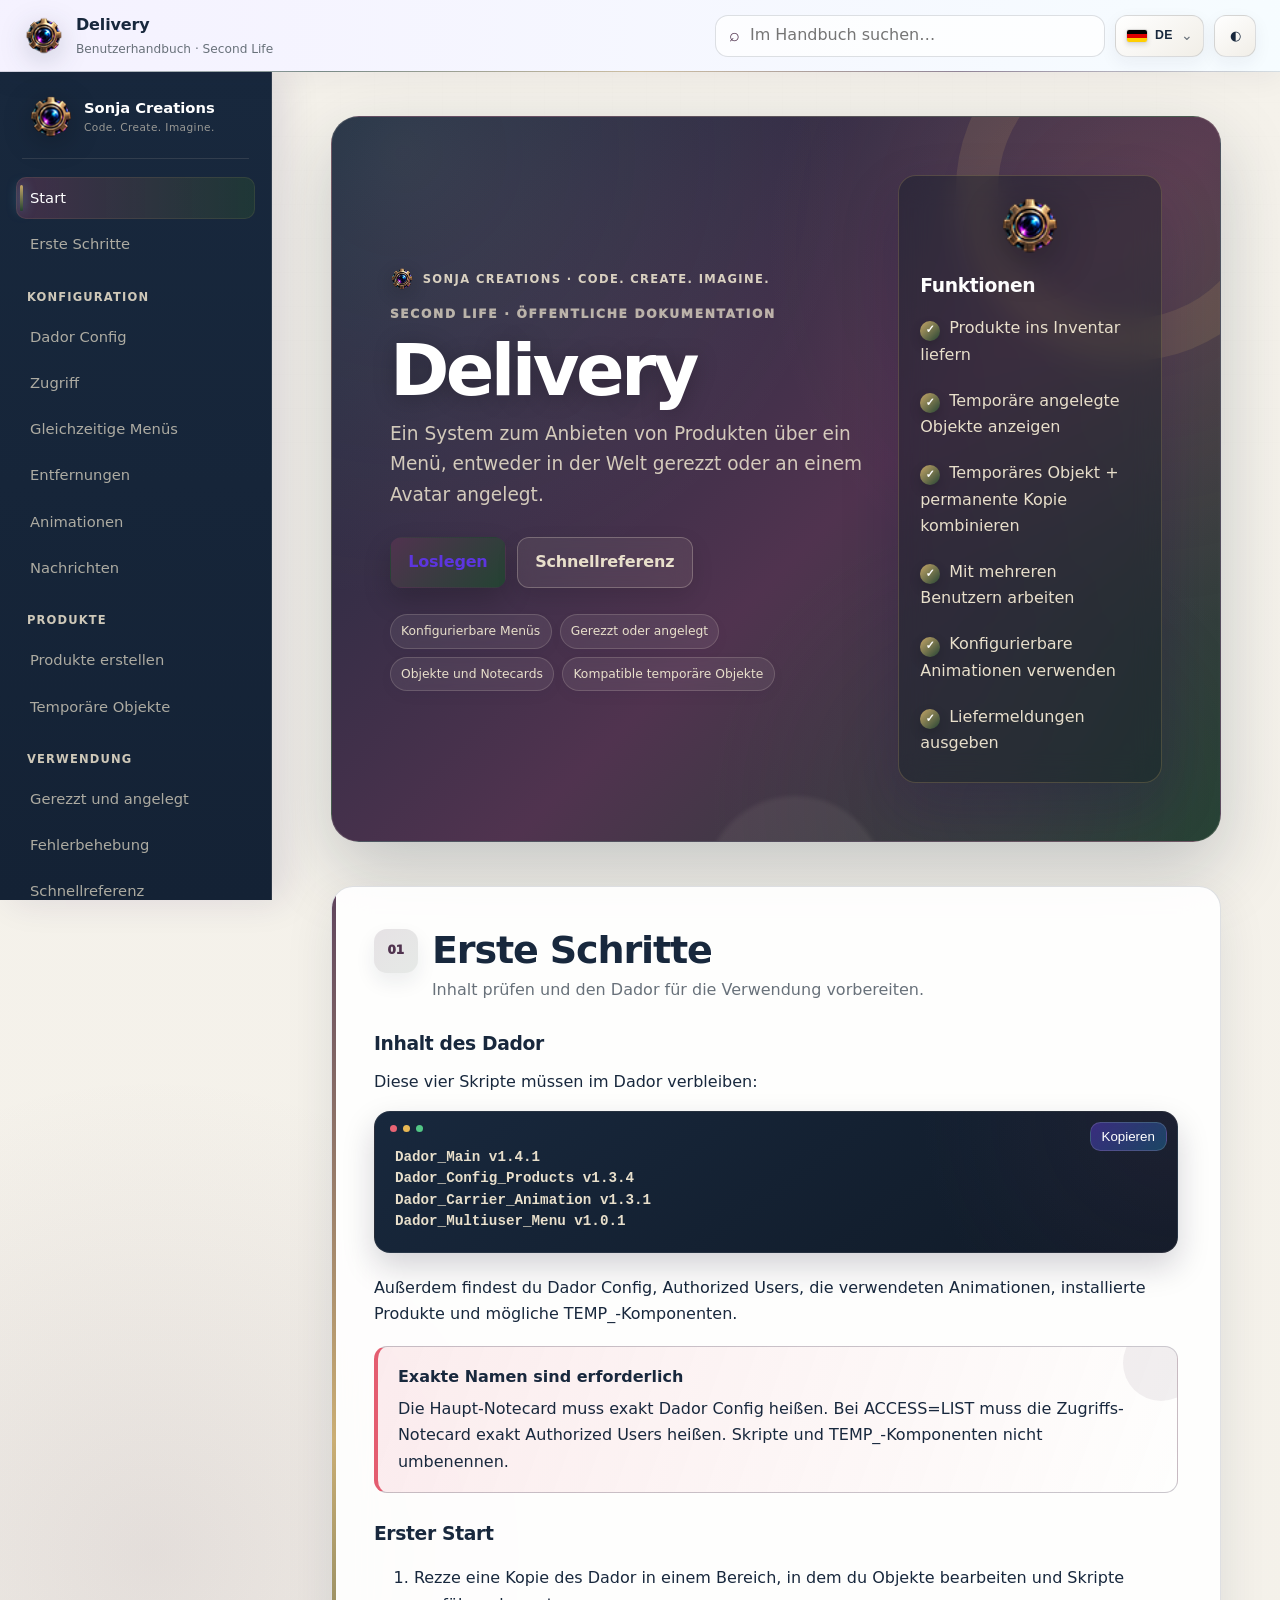
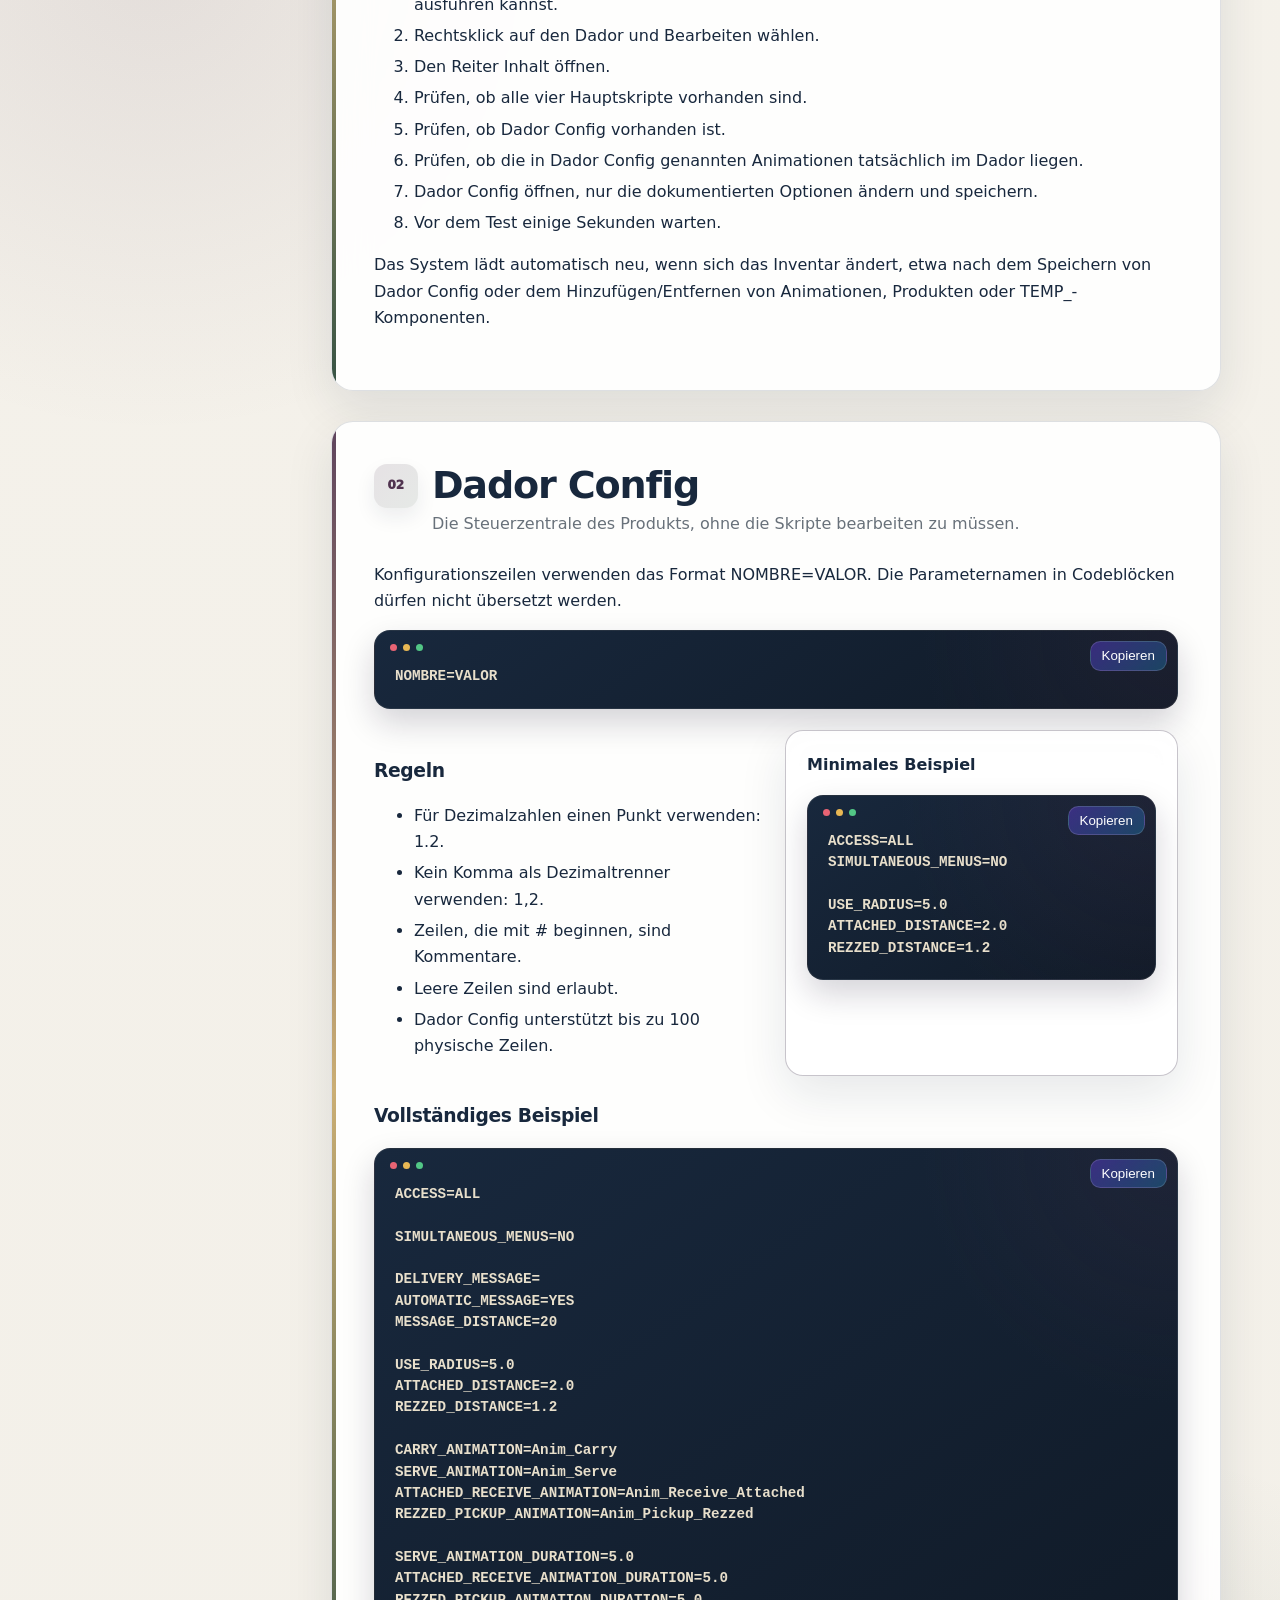
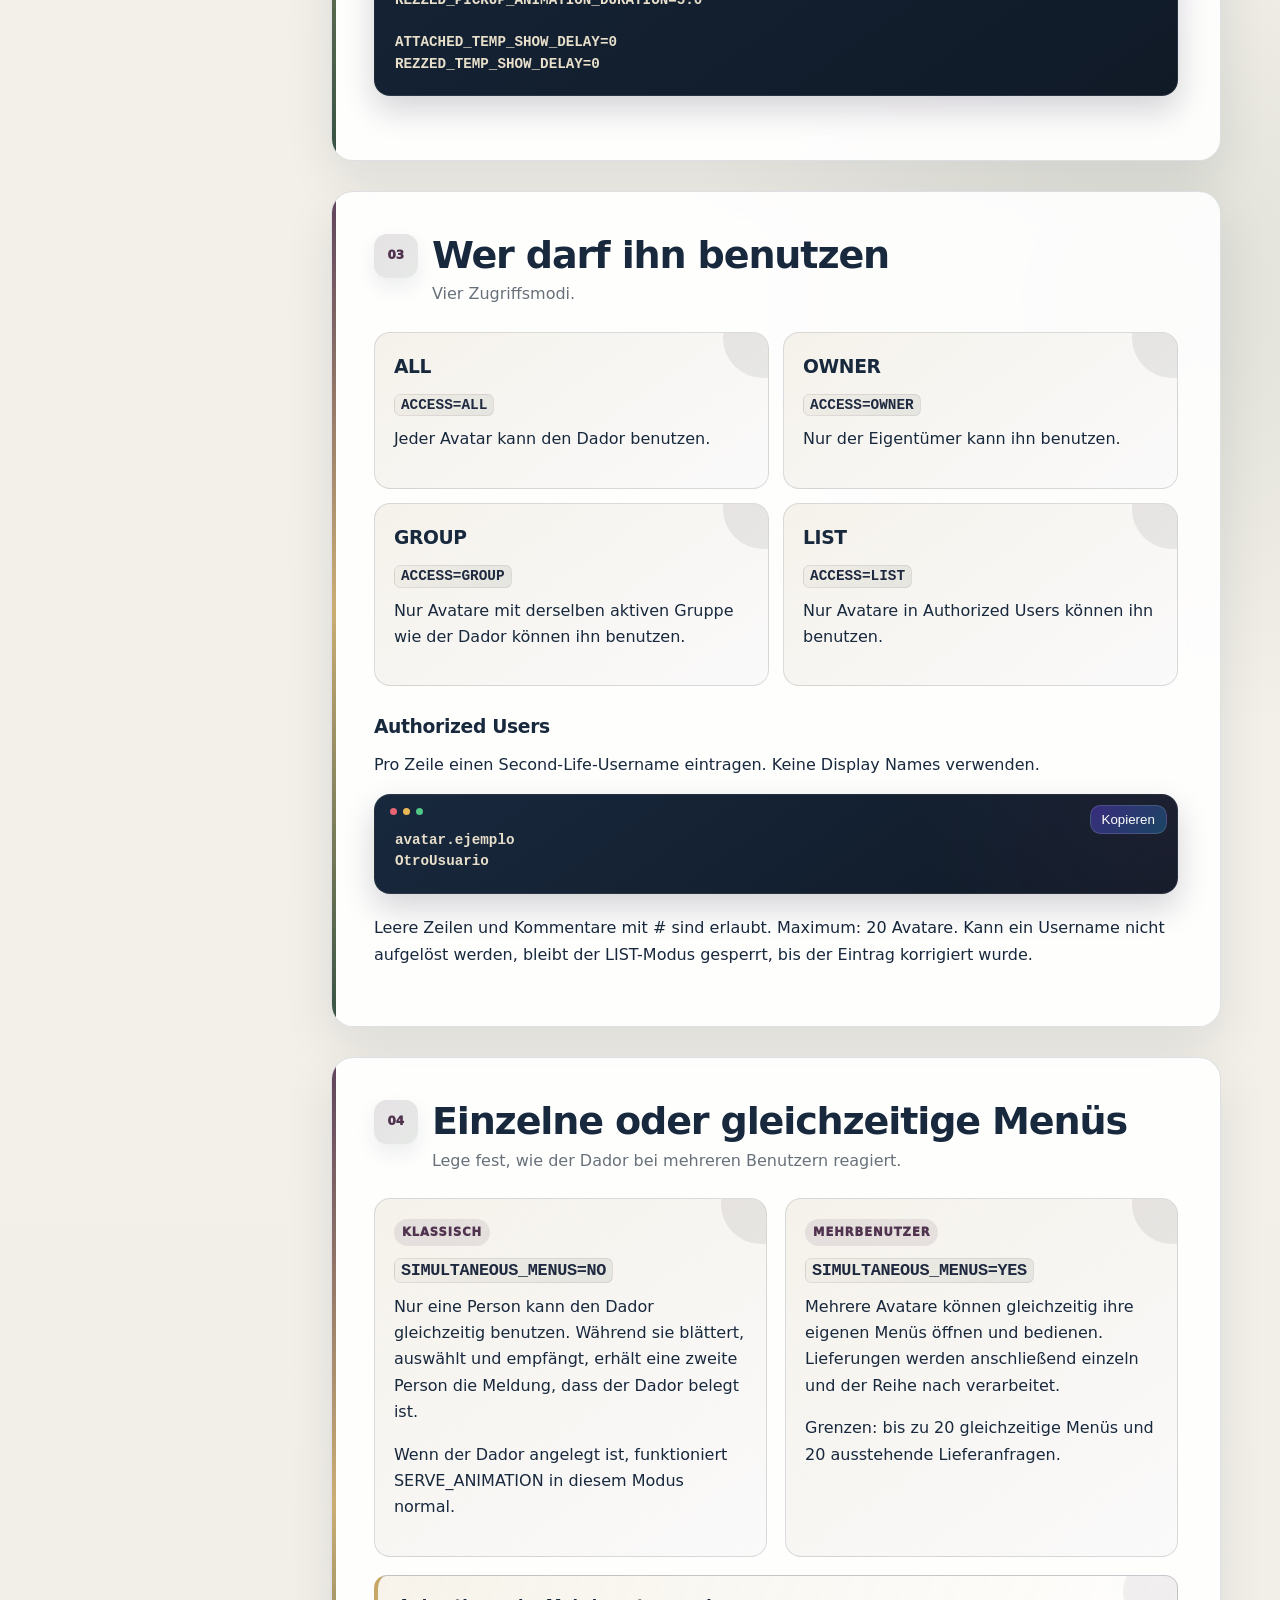
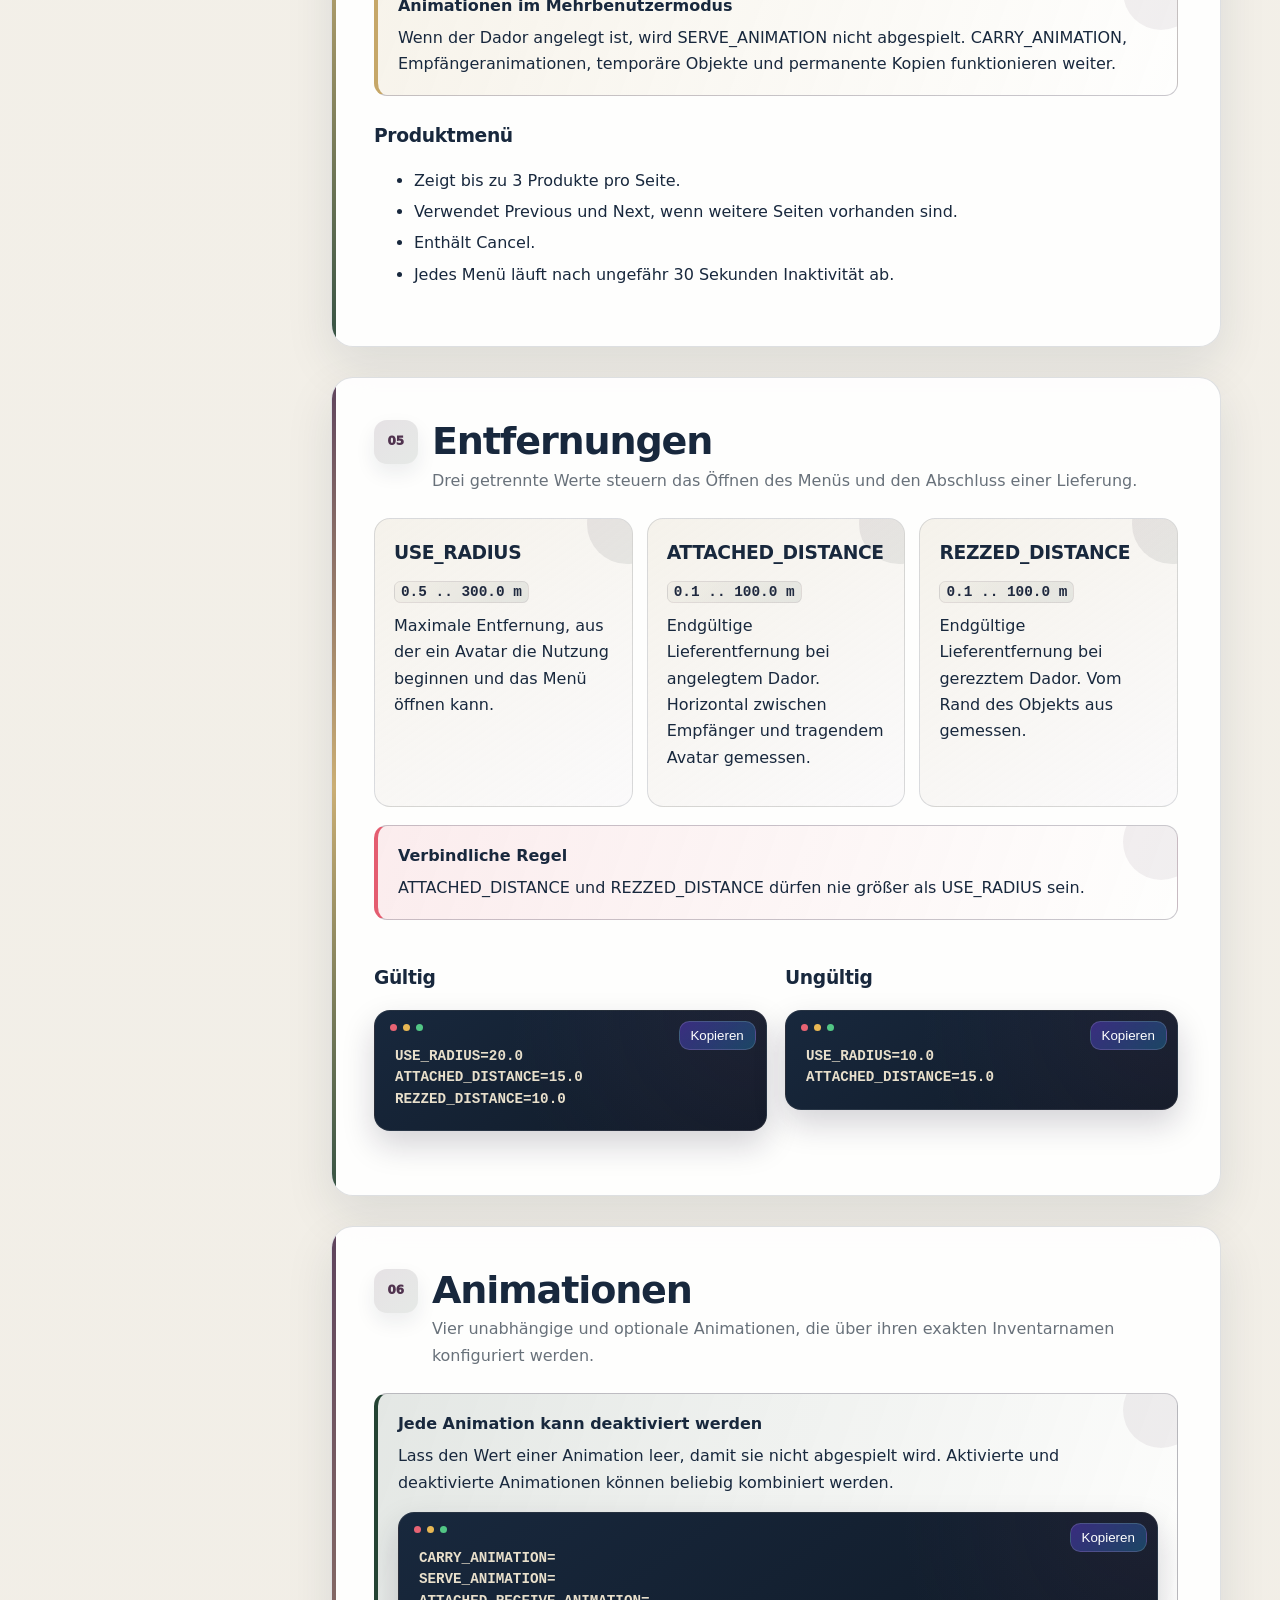
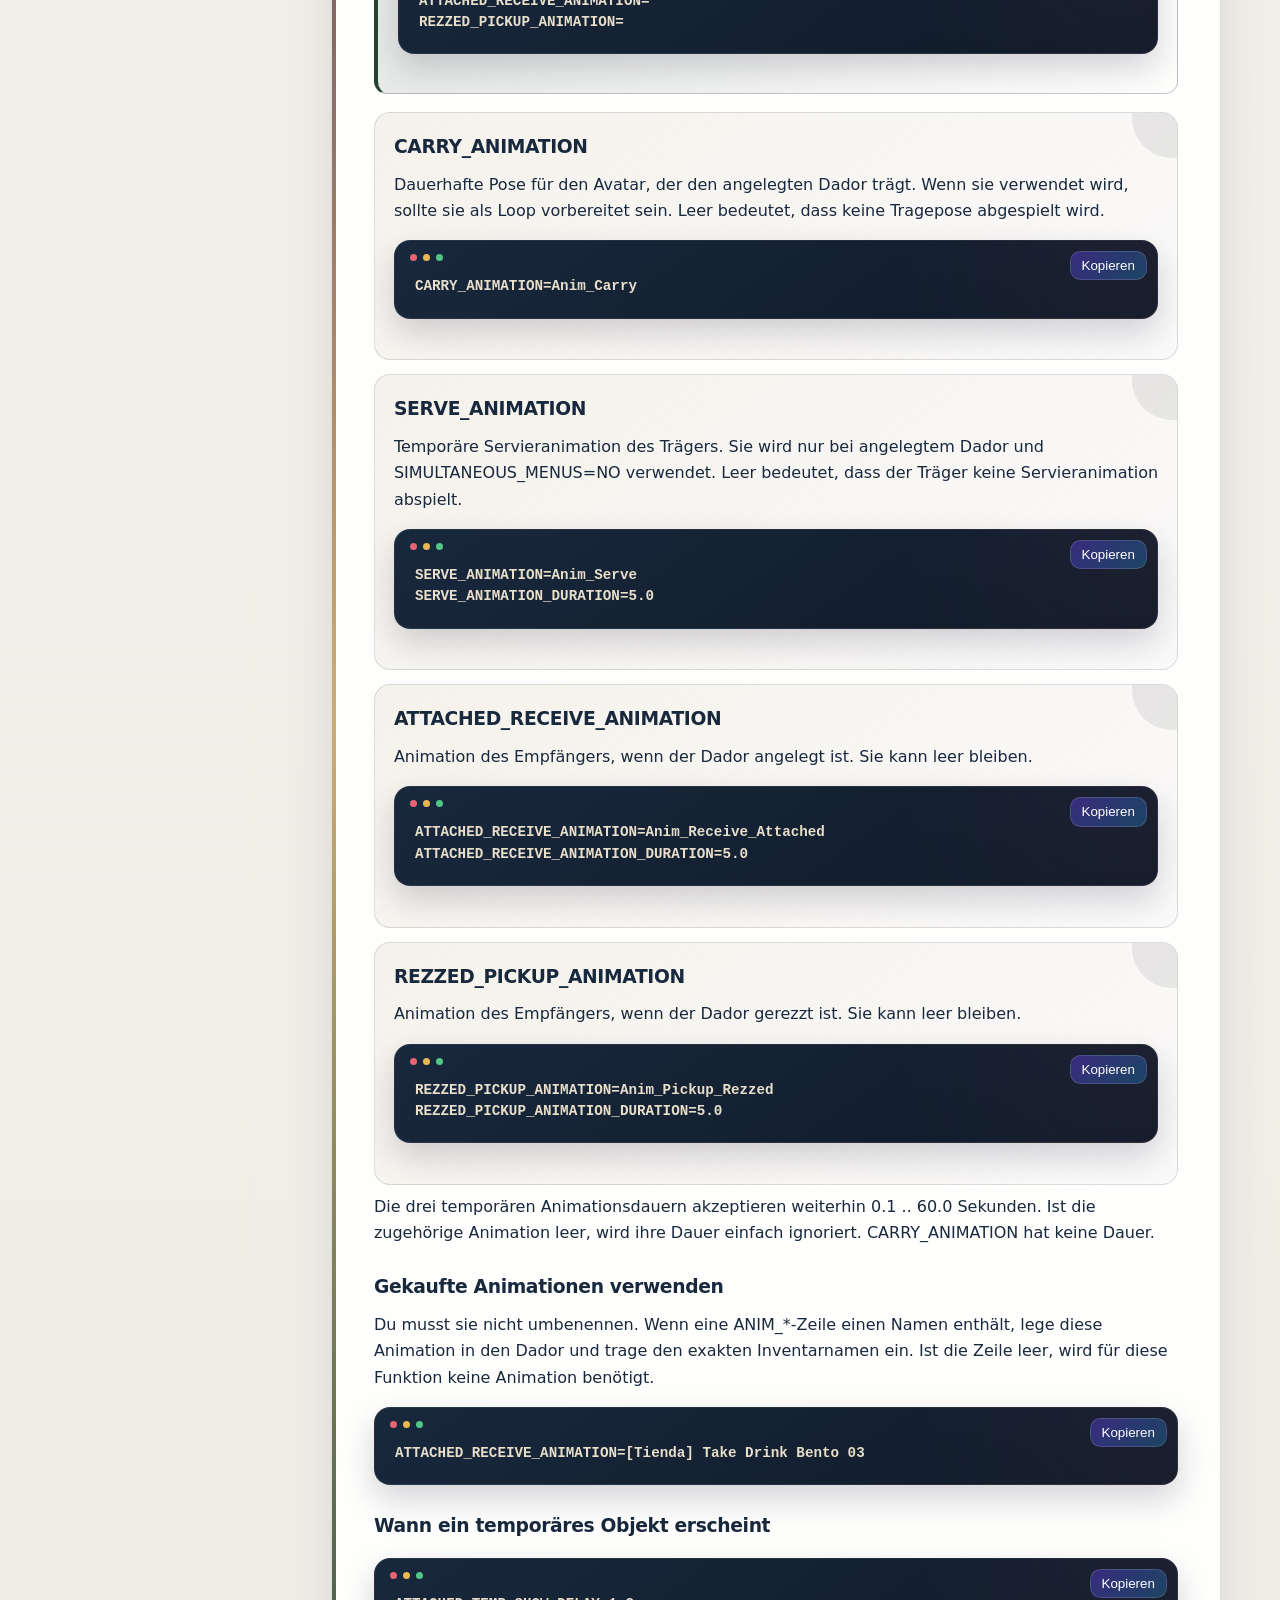
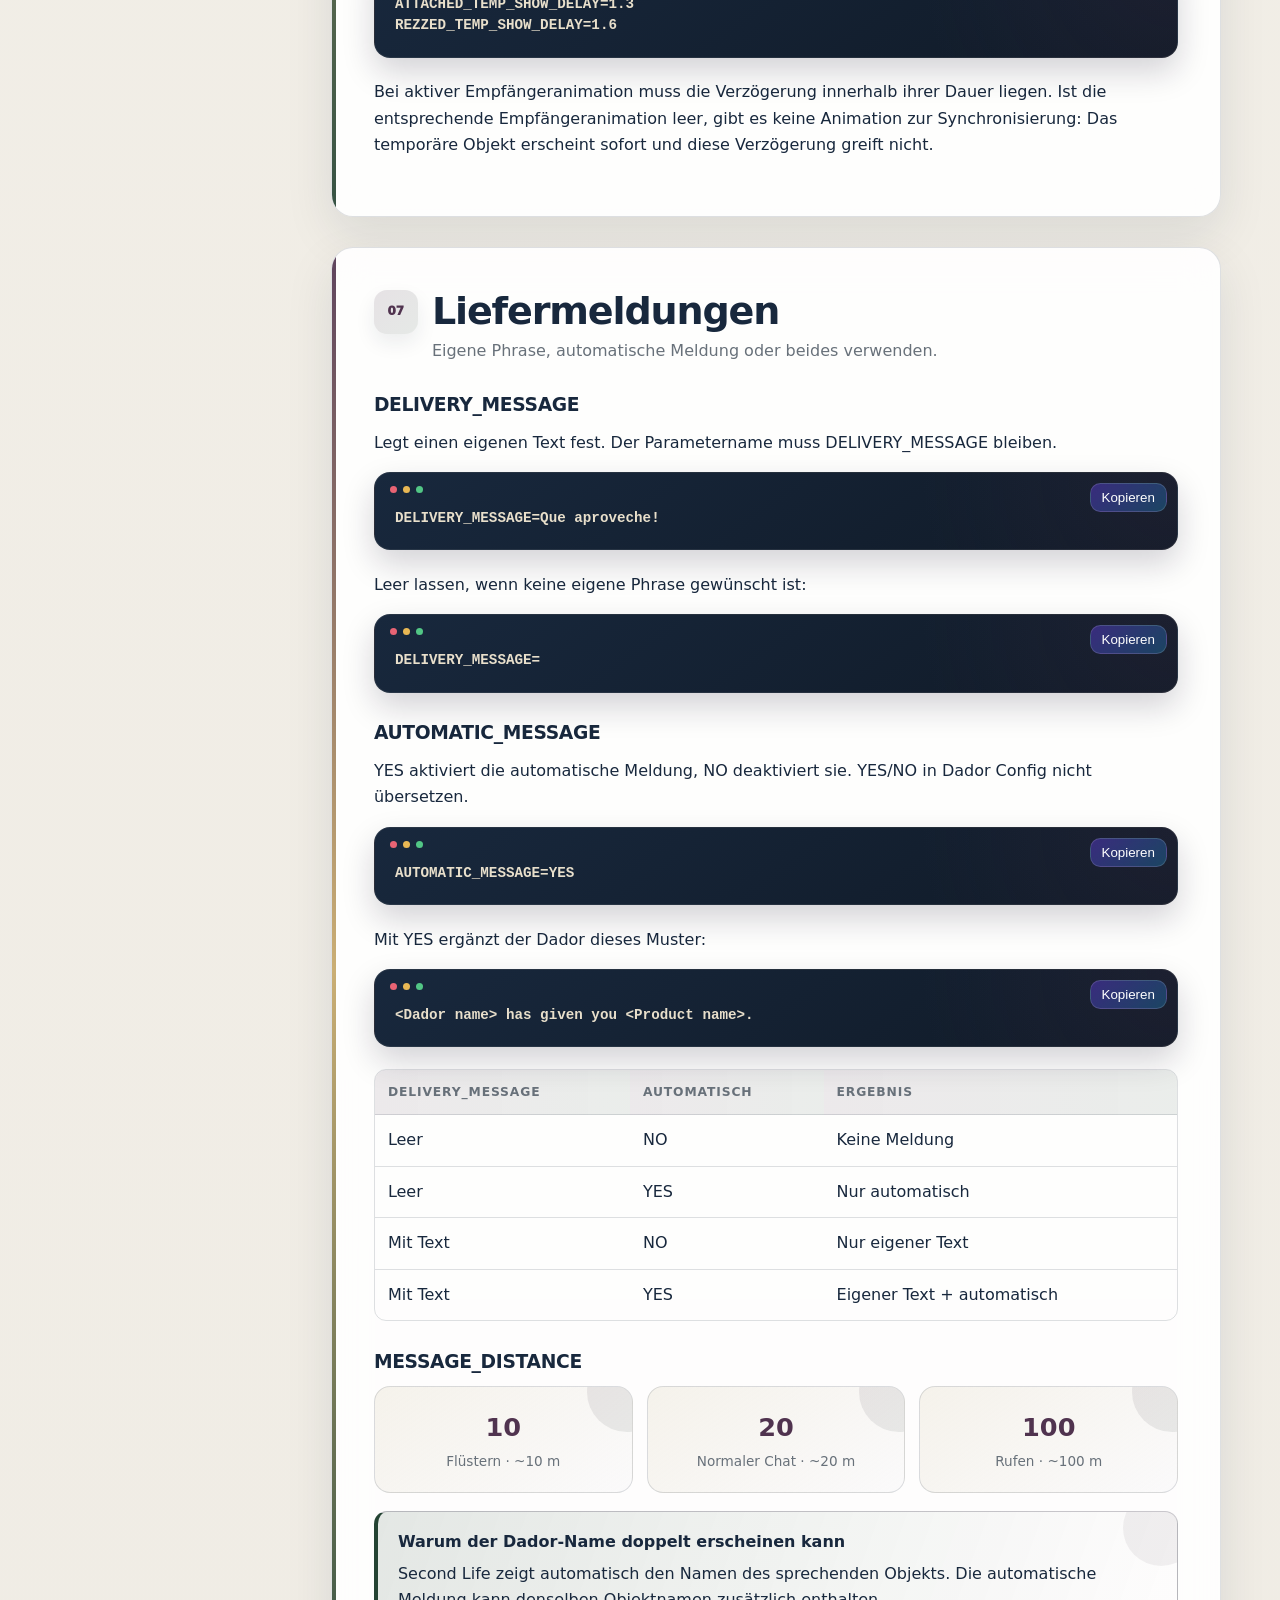
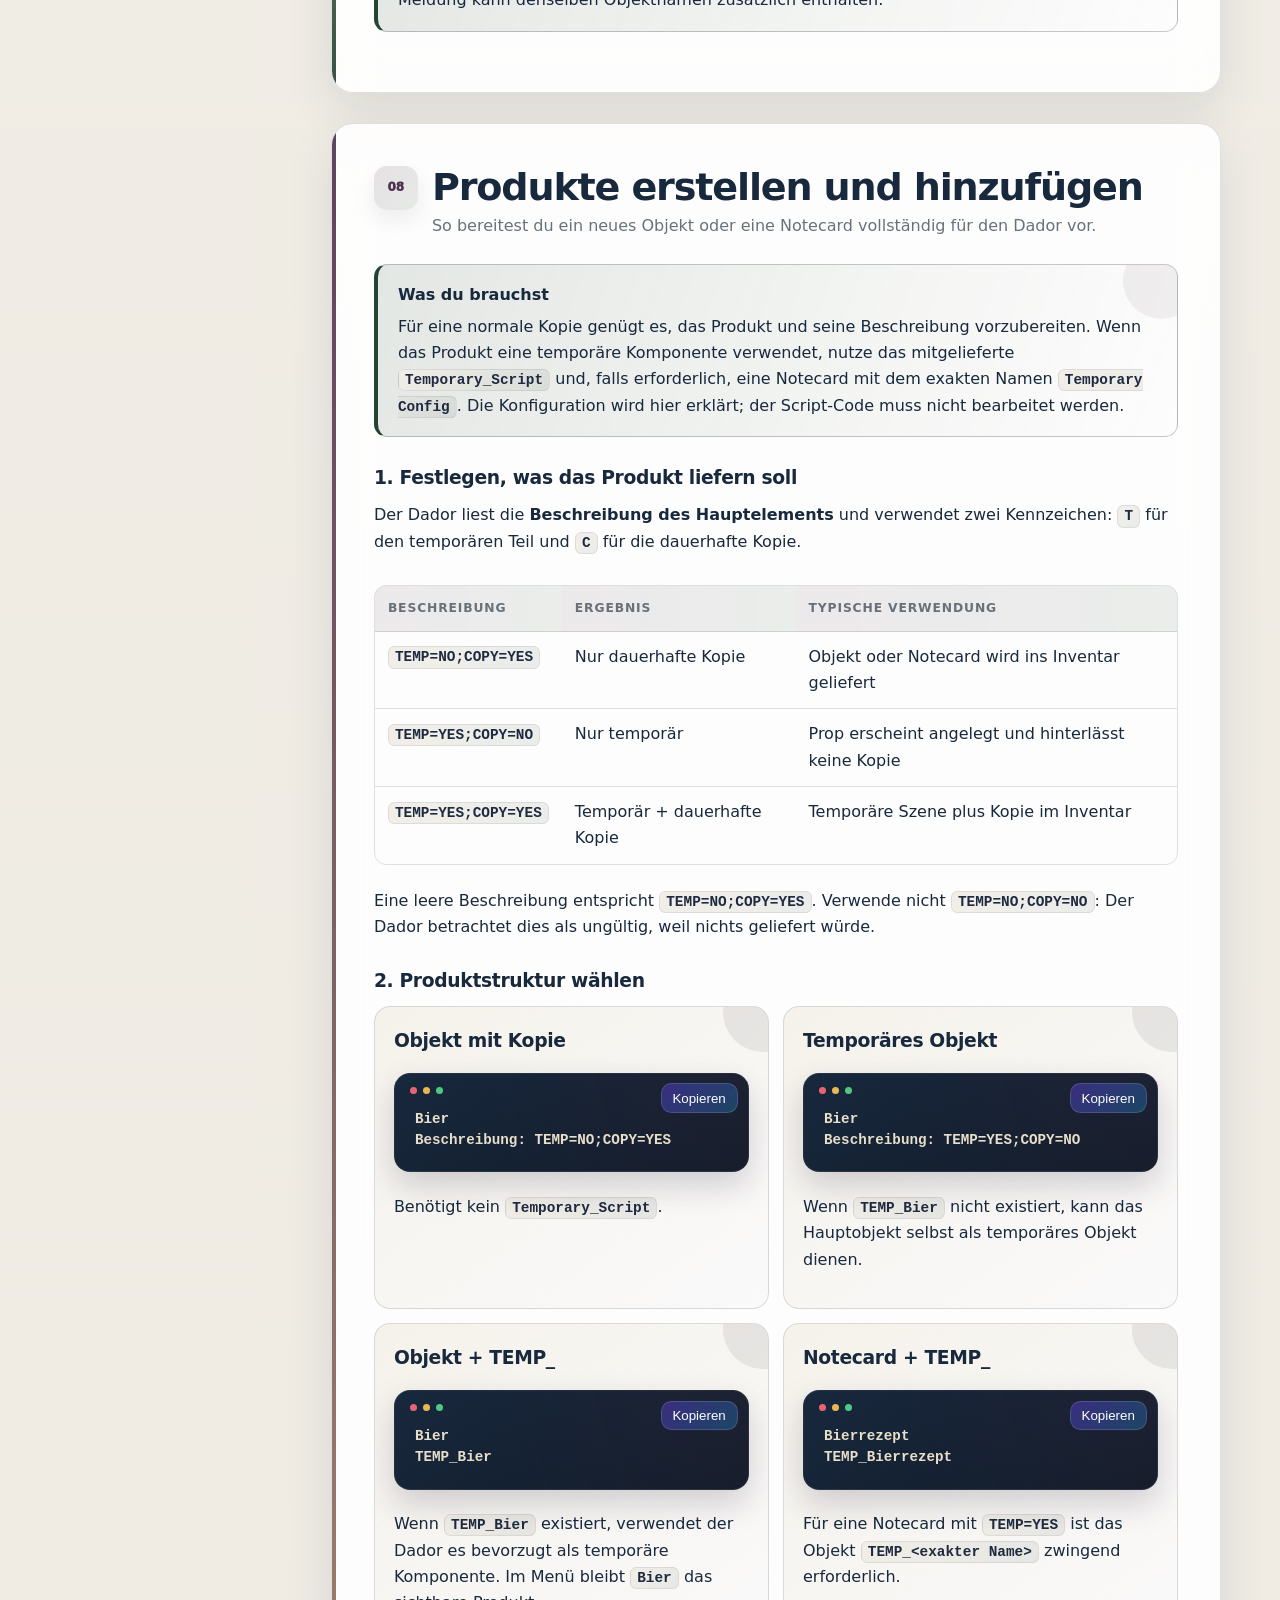
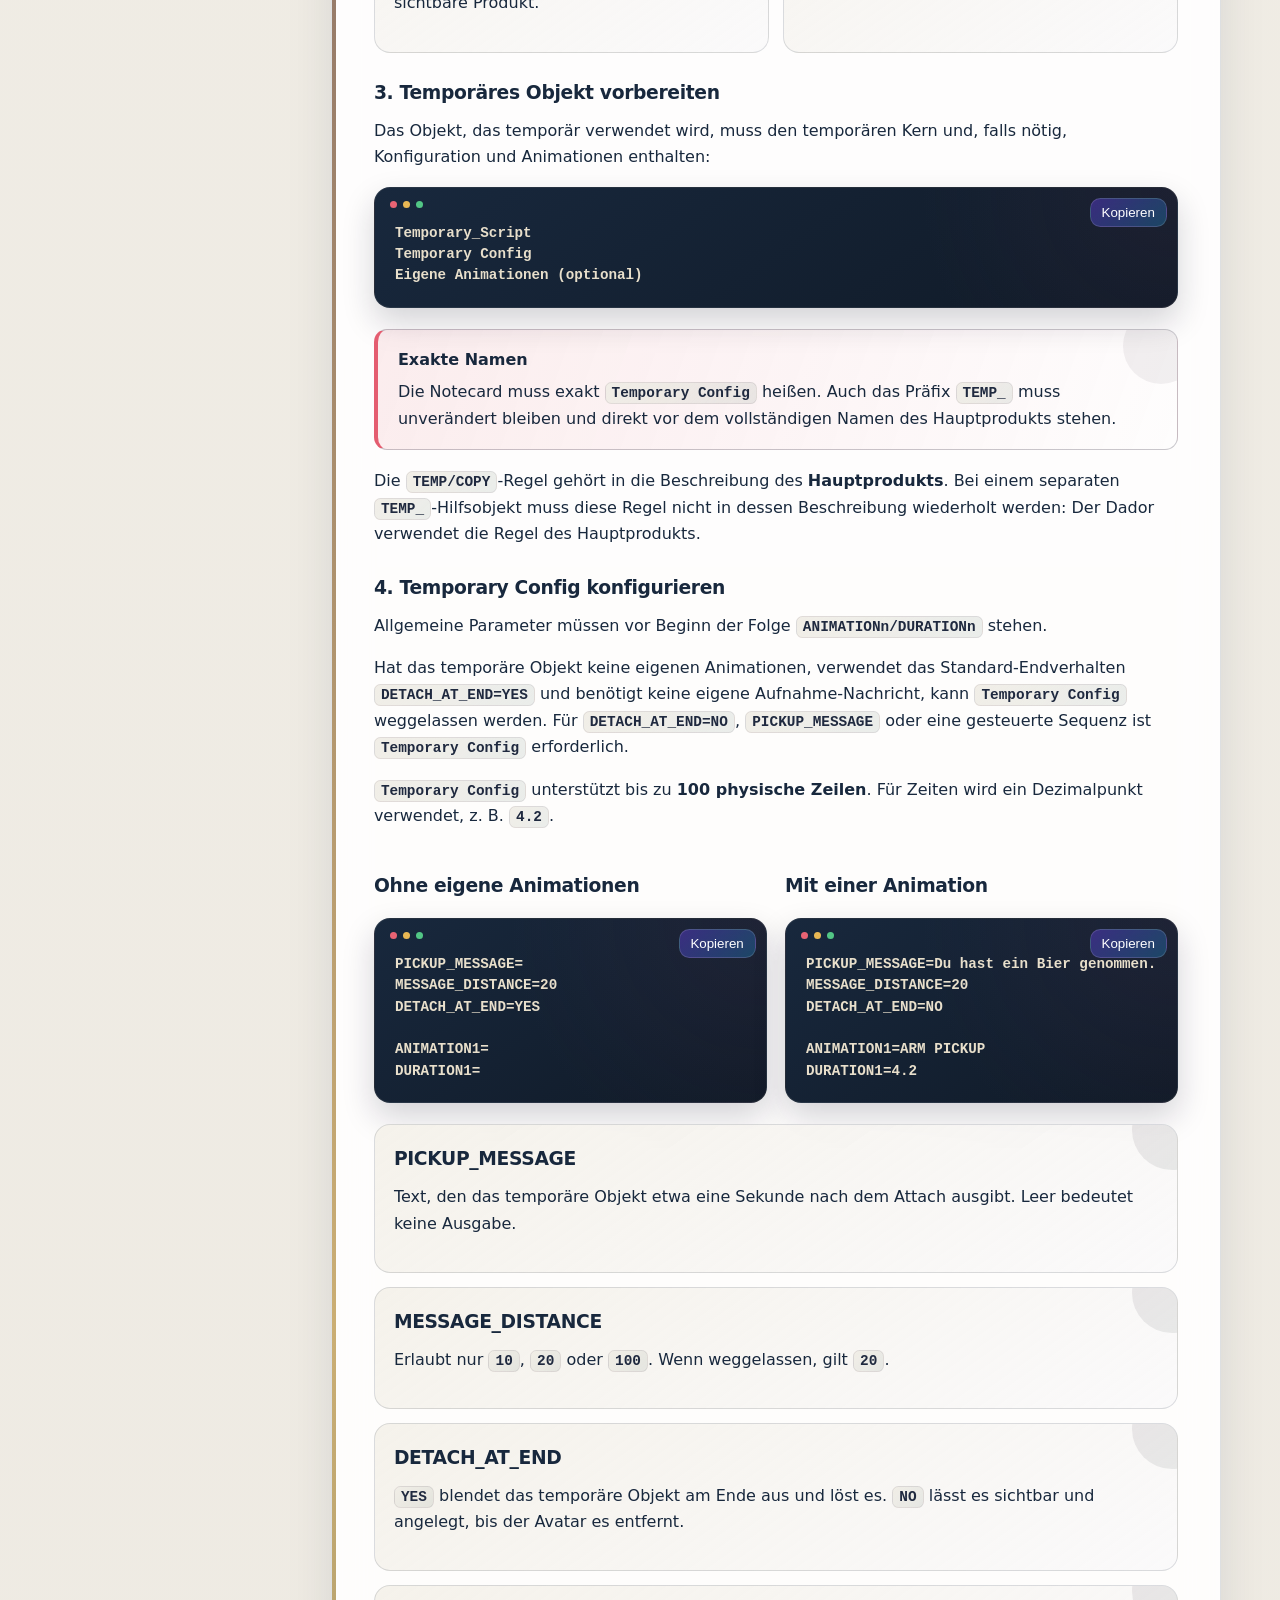
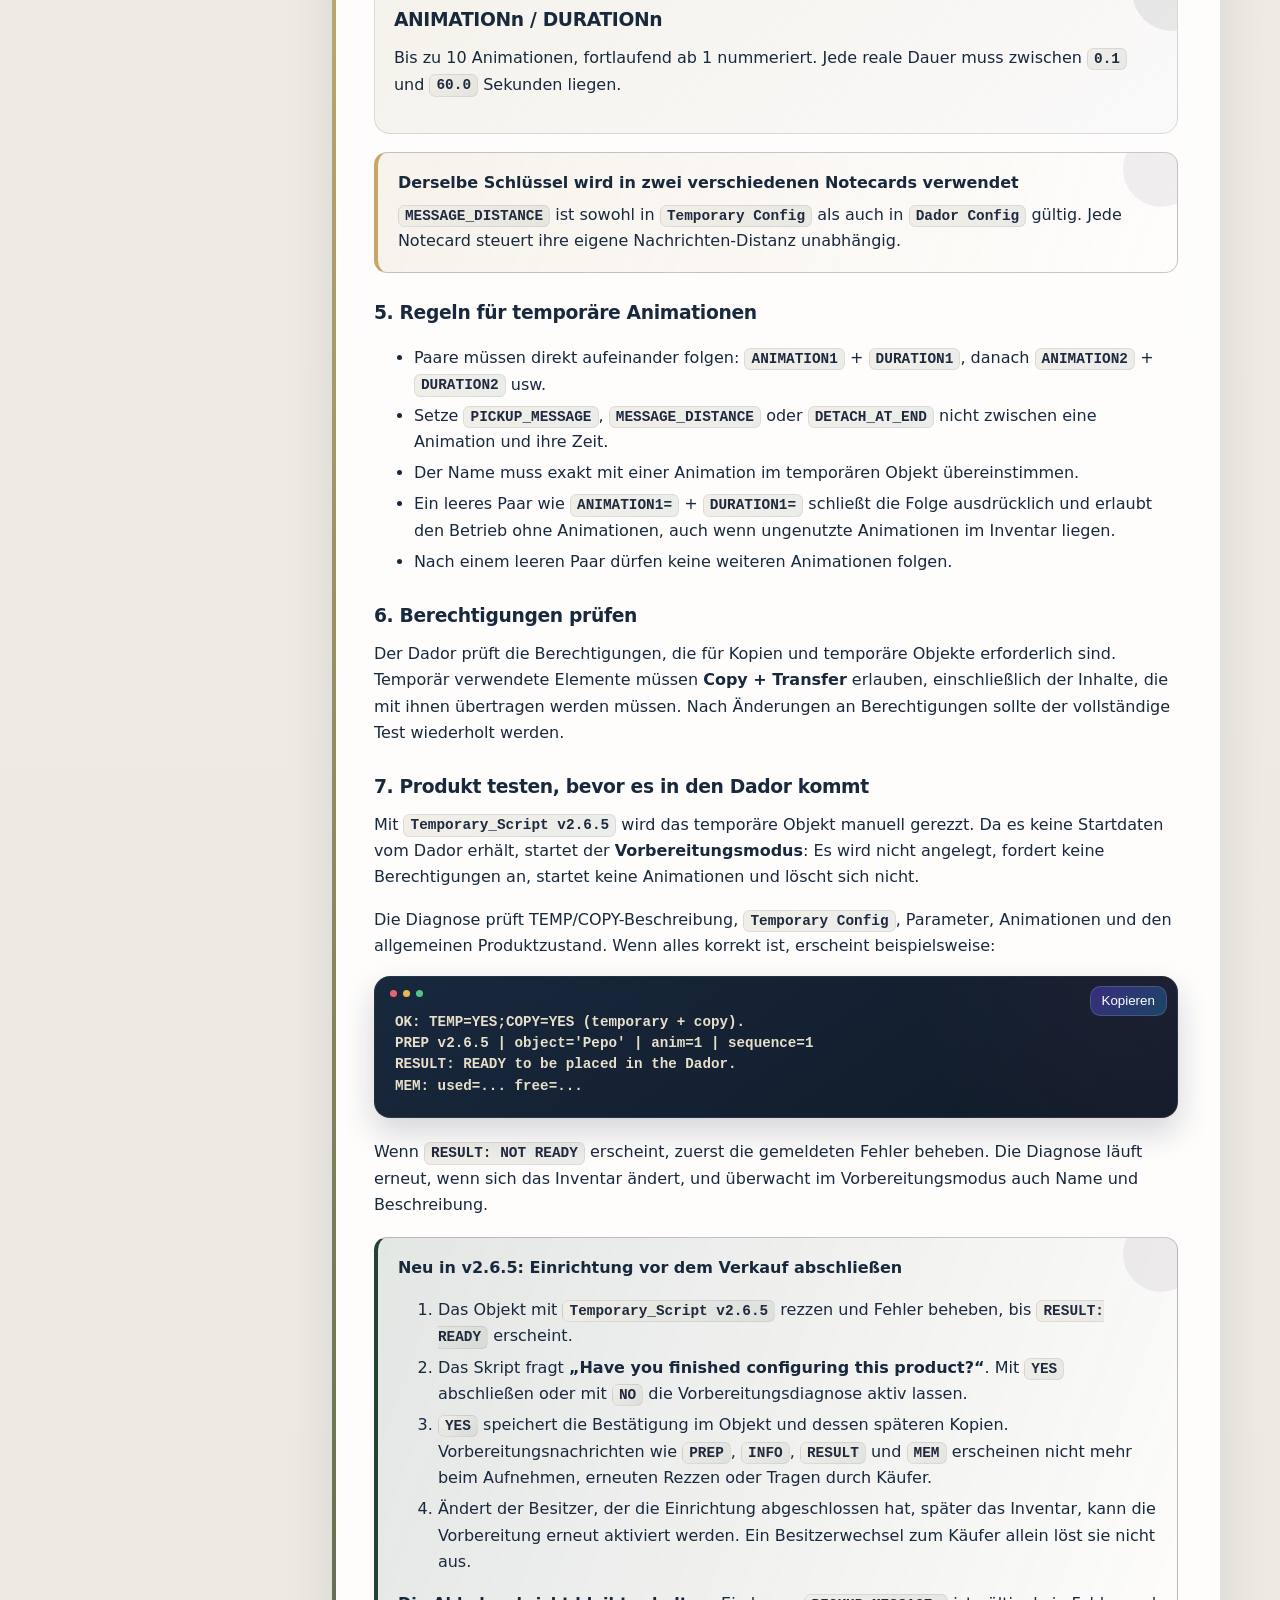
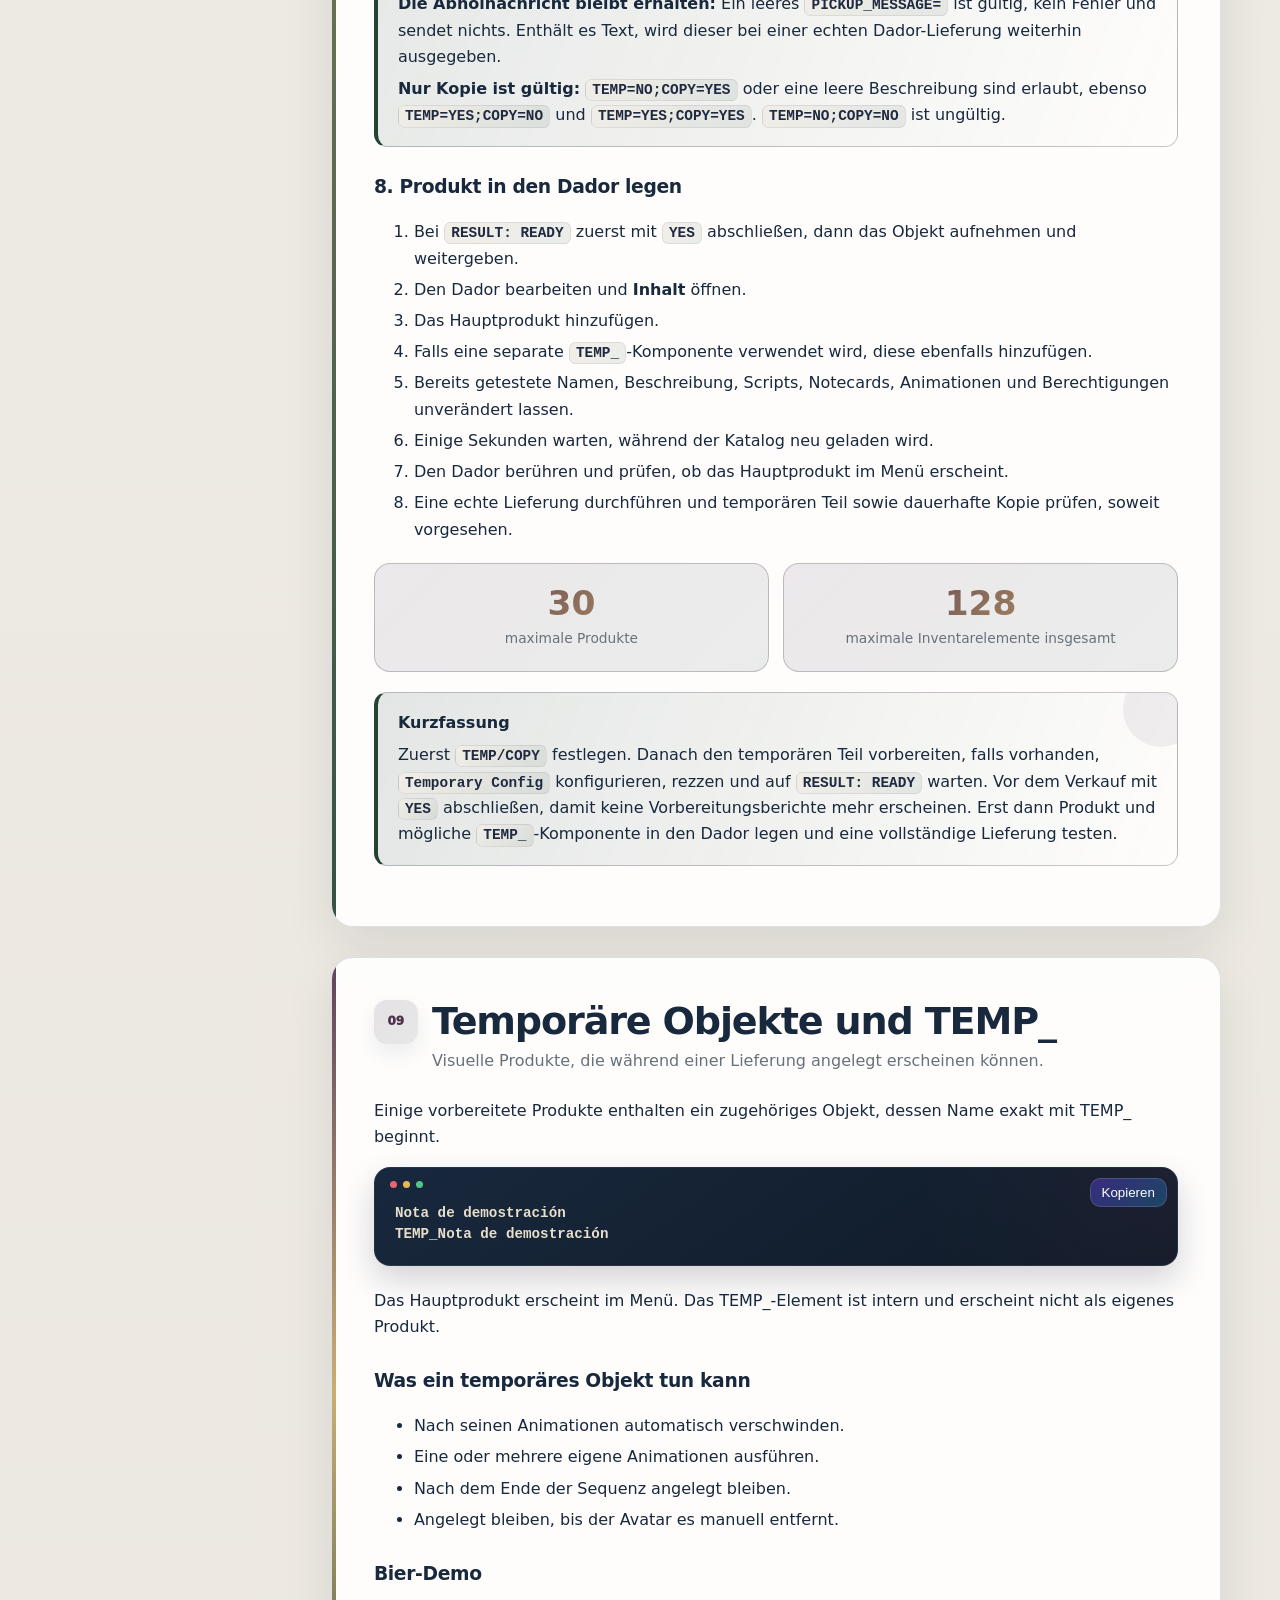
<file: docs/de.html>
<!doctype html>
<html lang="de" data-theme="light" data-language="de">
<head>
  <meta charset="utf-8">
  <meta name="viewport" content="width=device-width,initial-scale=1">
  <meta name="description" content="Benutzerhandbuch für Delivery in Second Life.">
  <meta name="theme-color" content="#18283D">
  <title>Delivery · Benutzerhandbuch · Sonja Creations</title>
  <link rel="icon" type="image/png" href="./assets/brand/icono2.png">
  <link rel="apple-touch-icon" href="./assets/brand/icono2.png">
  <link rel="stylesheet" href="./styles.css?v=sonja-creations-20261009-1">
</head>
<body>
<header class="topbar">
  <button class="icon-button mobile-only" id="menuButton" aria-label="Menü öffnen">☰</button>
  <a class="brand" href="#inicio" aria-label="Delivery">
    <img class="brand-icon" src="./assets/brand/icono2.png" alt="" width="40" height="40">
    <span><strong>Delivery</strong><small>Benutzerhandbuch · Second Life</small></span>
  </a>
  <div class="top-actions">
    <label class="search"><span>⌕</span><input id="searchInput" type="search" placeholder="Im Handbuch suchen…" aria-label="Im Handbuch suchen…"></label>
    <div class="language-dropdown" id="languageDropdown">
        <button class="language-button" id="languageButton" type="button" aria-label="Sprache ändern" aria-haspopup="true" aria-expanded="false">
          <img class="language-flag" width="22" height="14" id="currentLanguageFlag" src="./assets/flags/es.svg" alt="">
          <span class="language-code" id="currentLanguageCode">ES</span>
          <span class="language-chevron" aria-hidden="true">⌄</span>
        </button>
        <div class="language-menu" id="languageMenu" role="menu">
          <a href="./" data-lang="es" role="menuitem"><img class="language-flag" width="22" height="14" src="./assets/flags/es.svg" alt=""><span>ES</span></a>
          <a href="./en.html" data-lang="en" role="menuitem"><img class="language-flag" width="22" height="14" src="./assets/flags/gb.svg" alt=""><span>EN</span></a>
          <a href="./pt.html" data-lang="pt" role="menuitem"><img class="language-flag" width="22" height="14" src="./assets/flags/pt.svg" alt=""><span>PT</span></a>
          <a href="./de.html" data-lang="de" role="menuitem"><img class="language-flag" width="22" height="14" src="./assets/flags/de.svg" alt=""><span>DE</span></a>
          <a href="./fr.html" data-lang="fr" role="menuitem"><img class="language-flag" width="22" height="14" src="./assets/flags/fr.svg" alt=""><span>FR</span></a>
          <a href="./ja.html" data-lang="ja" role="menuitem"><img class="language-flag" width="22" height="14" src="./assets/flags/jp.svg" alt=""><span>日本語</span></a>
        </div>
      </div>
    <button class="icon-button" id="themeButton" aria-label="Darstellung ändern">◐</button>
  </div>
</header>

<div class="layout">
<aside class="sidebar" id="sidebar">
  <div class="sidebar-brand">
    <img src="./assets/brand/icono2.png" alt="" width="46" height="46">
    <div><strong>Sonja Creations</strong><small>Code. Create. Imagine.</small></div>
  </div>
  <nav>
    <a href="#inicio">Start</a>
    <a href="#primeros-pasos">Erste Schritte</a>
    <div class="nav-group">Konfiguration</div>
    <a href="#config-dador">Dador Config</a>
    <a href="#acceso">Zugriff</a>
    <a href="#menus">Gleichzeitige Menüs</a>
    <a href="#distancias">Entfernungen</a>
    <a href="#animaciones">Animationen</a>
    <a href="#mensajes">Nachrichten</a>
    <div class="nav-group">Produkte</div>
    <a href="#productos">Produkte erstellen</a>
    <a href="#temporales">Temporäre Objekte</a>
    <div class="nav-group">Verwendung</div>
    <a href="#uso">Gerezzt und angelegt</a>
    <a href="#problemas">Fehlerbehebung</a>
    <a href="#referencia">Schnellreferenz</a>
  </nav>
  <div class="sidebar-footer"><span class="pill">Benutzerhandbuch v2.2</span><span class="muted">Dador_Main v1.4.1</span></div>
</aside>

<main class="content" id="content">
<section id="inicio" class="hero hero-sonja searchable">
  <div class="hero-copy">
    <div class="sonja-kicker"><img src="./assets/brand/icono2.png" alt="" width="24" height="24"><span>SONJA CREATIONS · CODE. CREATE. IMAGINE.</span></div>
    <span class="eyebrow">Second Life · öffentliche Dokumentation</span>
    <h1>Delivery</h1>
    <p class="lead">Ein System zum Anbieten von Produkten über ein Menü, entweder in der Welt gerezzt oder an einem Avatar angelegt.</p>
    <div class="hero-actions"><a class="button primary" href="#primeros-pasos">Loslegen</a><a class="button ghost" href="#referencia">Schnellreferenz</a></div>
    <div class="badges"><span>Konfigurierbare Menüs</span><span>Gerezzt oder angelegt</span><span>Objekte und Notecards</span><span>Kompatible temporäre Objekte</span></div>
  </div>
  <div class="hero-card">
    <div class="hero-brand-icon"><img src="./assets/brand/icono2.png" alt="Sonja Creations"></div>
    <h3>Funktionen</h3>
    <ul class="check-list">
      <li>Produkte ins Inventar liefern</li><li>Temporäre angelegte Objekte anzeigen</li><li>Temporäres Objekt + permanente Kopie kombinieren</li><li>Mit mehreren Benutzern arbeiten</li><li>Konfigurierbare Animationen verwenden</li><li>Liefermeldungen ausgeben</li>
    </ul>
  </div>
</section>


<div id="noResults" class="no-results" hidden><h2>Keine Treffer</h2><p>Versuche einen anderen Suchbegriff.</p></div>

<section id="primeros-pasos" class="doc-section searchable">
  <div class="section-heading"><span class="step">01</span><div><h2>Erste Schritte</h2><p>Inhalt prüfen und den Dador für die Verwendung vorbereiten.</p></div></div>
  <h3>Inhalt des Dador</h3>
  <p>Diese vier Skripte müssen im Dador verbleiben:</p>
  <pre><code>Dador_Main v1.4.1
Dador_Config_Products v1.3.4
Dador_Carrier_Animation v1.3.1
Dador_Multiuser_Menu v1.0.1</code></pre>
  <p>Außerdem findest du Dador Config, Authorized Users, die verwendeten Animationen, installierte Produkte und mögliche TEMP_-Komponenten.</p>
  <div class="callout danger"><strong>Exakte Namen sind erforderlich</strong><p>Die Haupt-Notecard muss exakt Dador Config heißen. Bei ACCESS=LIST muss die Zugriffs-Notecard exakt Authorized Users heißen. Skripte und TEMP_-Komponenten nicht umbenennen.</p></div>
  <h3>Erster Start</h3>
  <ol><li>Rezze eine Kopie des Dador in einem Bereich, in dem du Objekte bearbeiten und Skripte ausführen kannst.</li><li>Rechtsklick auf den Dador und Bearbeiten wählen.</li><li>Den Reiter Inhalt öffnen.</li><li>Prüfen, ob alle vier Hauptskripte vorhanden sind.</li><li>Prüfen, ob Dador Config vorhanden ist.</li><li>Prüfen, ob die in Dador Config genannten Animationen tatsächlich im Dador liegen.</li><li>Dador Config öffnen, nur die dokumentierten Optionen ändern und speichern.</li><li>Vor dem Test einige Sekunden warten.</li></ol>
  <p>Das System lädt automatisch neu, wenn sich das Inventar ändert, etwa nach dem Speichern von Dador Config oder dem Hinzufügen/Entfernen von Animationen, Produkten oder TEMP_-Komponenten.</p>
</section>

<section id="config-dador" class="doc-section searchable">
  <div class="section-heading"><span class="step">02</span><div><h2>Dador Config</h2><p>Die Steuerzentrale des Produkts, ohne die Skripte bearbeiten zu müssen.</p></div></div>
  <p>Konfigurationszeilen verwenden das Format NOMBRE=VALOR. Die Parameternamen in Codeblöcken dürfen nicht übersetzt werden.</p>
  <pre><code>NOMBRE=VALOR</code></pre>
  <div class="two-col">
    <div><h3>Regeln</h3><ul><li>Für Dezimalzahlen einen Punkt verwenden: 1.2.</li><li>Kein Komma als Dezimaltrenner verwenden: 1,2.</li><li>Zeilen, die mit # beginnen, sind Kommentare.</li><li>Leere Zeilen sind erlaubt.</li><li>Dador Config unterstützt bis zu 100 physische Zeilen.</li></ul></div>
    <div class="mini-card"><strong>Minimales Beispiel</strong><pre><code>ACCESS=ALL
SIMULTANEOUS_MENUS=NO

USE_RADIUS=5.0
ATTACHED_DISTANCE=2.0
REZZED_DISTANCE=1.2</code></pre></div>
  </div>
  <h3>Vollständiges Beispiel</h3><pre><code>ACCESS=ALL

SIMULTANEOUS_MENUS=NO

DELIVERY_MESSAGE=
AUTOMATIC_MESSAGE=YES
MESSAGE_DISTANCE=20

USE_RADIUS=5.0
ATTACHED_DISTANCE=2.0
REZZED_DISTANCE=1.2

CARRY_ANIMATION=Anim_Carry
SERVE_ANIMATION=Anim_Serve
ATTACHED_RECEIVE_ANIMATION=Anim_Receive_Attached
REZZED_PICKUP_ANIMATION=Anim_Pickup_Rezzed

SERVE_ANIMATION_DURATION=5.0
ATTACHED_RECEIVE_ANIMATION_DURATION=5.0
REZZED_PICKUP_ANIMATION_DURATION=5.0

ATTACHED_TEMP_SHOW_DELAY=0
REZZED_TEMP_SHOW_DELAY=0</code></pre>
</section>

<section id="acceso" class="doc-section searchable">
  <div class="section-heading"><span class="step">03</span><div><h2>Wer darf ihn benutzen</h2><p>Vier Zugriffsmodi.</p></div></div>
  <div class="cards four">
    <article><h3>ALL</h3><code>ACCESS=ALL</code><p>Jeder Avatar kann den Dador benutzen.</p></article>
    <article><h3>OWNER</h3><code>ACCESS=OWNER</code><p>Nur der Eigentümer kann ihn benutzen.</p></article>
    <article><h3>GROUP</h3><code>ACCESS=GROUP</code><p>Nur Avatare mit derselben aktiven Gruppe wie der Dador können ihn benutzen.</p></article>
    <article><h3>LIST</h3><code>ACCESS=LIST</code><p>Nur Avatare in Authorized Users können ihn benutzen.</p></article>
  </div>
  <h3>Authorized Users</h3>
  <p>Pro Zeile einen Second-Life-Username eintragen. Keine Display Names verwenden.</p><pre><code>avatar.ejemplo
OtroUsuario</code></pre><p>Leere Zeilen und Kommentare mit # sind erlaubt. Maximum: 20 Avatare. Kann ein Username nicht aufgelöst werden, bleibt der LIST-Modus gesperrt, bis der Eintrag korrigiert wurde.</p>
</section>

<section id="menus" class="doc-section searchable">
  <div class="section-heading"><span class="step">04</span><div><h2>Einzelne oder gleichzeitige Menüs</h2><p>Lege fest, wie der Dador bei mehreren Benutzern reagiert.</p></div></div>
  <div class="compare">
    <article><span class="compare-label">Klassisch</span><h3><code>SIMULTANEOUS_MENUS=NO</code></h3><p>Nur eine Person kann den Dador gleichzeitig benutzen. Während sie blättert, auswählt und empfängt, erhält eine zweite Person die Meldung, dass der Dador belegt ist.</p><p>Wenn der Dador angelegt ist, funktioniert SERVE_ANIMATION in diesem Modus normal.</p></article>
    <article><span class="compare-label">Mehrbenutzer</span><h3><code>SIMULTANEOUS_MENUS=YES</code></h3><p>Mehrere Avatare können gleichzeitig ihre eigenen Menüs öffnen und bedienen. Lieferungen werden anschließend einzeln und der Reihe nach verarbeitet.</p><p>Grenzen: bis zu 20 gleichzeitige Menüs und 20 ausstehende Lieferanfragen.</p></article>
  </div>
  <div class="callout warning"><strong>Animationen im Mehrbenutzermodus</strong><p>Wenn der Dador angelegt ist, wird SERVE_ANIMATION nicht abgespielt. CARRY_ANIMATION, Empfängeranimationen, temporäre Objekte und permanente Kopien funktionieren weiter.</p></div>
  <h3>Produktmenü</h3><ul><li>Zeigt bis zu 3 Produkte pro Seite.</li><li>Verwendet Previous und Next, wenn weitere Seiten vorhanden sind.</li><li>Enthält Cancel.</li><li>Jedes Menü läuft nach ungefähr 30 Sekunden Inaktivität ab.</li></ul>
</section>

<section id="distancias" class="doc-section searchable">
  <div class="section-heading"><span class="step">05</span><div><h2>Entfernungen</h2><p>Drei getrennte Werte steuern das Öffnen des Menüs und den Abschluss einer Lieferung.</p></div></div>
  <div class="cards three">
    <article><h3>USE_RADIUS</h3><code>0.5 .. 300.0 m</code><p>Maximale Entfernung, aus der ein Avatar die Nutzung beginnen und das Menü öffnen kann.</p></article>
    <article><h3>ATTACHED_DISTANCE</h3><code>0.1 .. 100.0 m</code><p>Endgültige Lieferentfernung bei angelegtem Dador. Horizontal zwischen Empfänger und tragendem Avatar gemessen.</p></article>
    <article><h3>REZZED_DISTANCE</h3><code>0.1 .. 100.0 m</code><p>Endgültige Lieferentfernung bei gerezztem Dador. Vom Rand des Objekts aus gemessen.</p></article>
  </div>
  <div class="callout danger"><strong>Verbindliche Regel</strong><p>ATTACHED_DISTANCE und REZZED_DISTANCE dürfen nie größer als USE_RADIUS sein.</p></div>
  <div class="two-col"><div><h3>Gültig</h3><pre><code>USE_RADIUS=20.0
ATTACHED_DISTANCE=15.0
REZZED_DISTANCE=10.0</code></pre></div><div><h3>Ungültig</h3><pre><code>USE_RADIUS=10.0
ATTACHED_DISTANCE=15.0</code></pre></div></div>
</section>

<section id="animaciones" class="doc-section searchable">
  <div class="section-heading"><span class="step">06</span><div><h2>Animationen</h2><p>Vier unabhängige und optionale Animationen, die über ihren exakten Inventarnamen konfiguriert werden.</p></div></div>
  <div class="callout info"><strong>Jede Animation kann deaktiviert werden</strong><p>Lass den Wert einer Animation leer, damit sie nicht abgespielt wird. Aktivierte und deaktivierte Animationen können beliebig kombiniert werden.</p><pre><code>CARRY_ANIMATION=
SERVE_ANIMATION=
ATTACHED_RECEIVE_ANIMATION=
REZZED_PICKUP_ANIMATION=</code></pre></div>
  <div class="feature-list">
    <article><h3>CARRY_ANIMATION</h3><p>Dauerhafte Pose für den Avatar, der den angelegten Dador trägt. Wenn sie verwendet wird, sollte sie als Loop vorbereitet sein. Leer bedeutet, dass keine Tragepose abgespielt wird.</p><pre><code>CARRY_ANIMATION=Anim_Carry</code></pre></article>
    <article><h3>SERVE_ANIMATION</h3><p>Temporäre Servieranimation des Trägers. Sie wird nur bei angelegtem Dador und SIMULTANEOUS_MENUS=NO verwendet. Leer bedeutet, dass der Träger keine Servieranimation abspielt.</p><pre><code>SERVE_ANIMATION=Anim_Serve
SERVE_ANIMATION_DURATION=5.0</code></pre></article>
    <article><h3>ATTACHED_RECEIVE_ANIMATION</h3><p>Animation des Empfängers, wenn der Dador angelegt ist. Sie kann leer bleiben.</p><pre><code>ATTACHED_RECEIVE_ANIMATION=Anim_Receive_Attached
ATTACHED_RECEIVE_ANIMATION_DURATION=5.0</code></pre></article>
    <article><h3>REZZED_PICKUP_ANIMATION</h3><p>Animation des Empfängers, wenn der Dador gerezzt ist. Sie kann leer bleiben.</p><pre><code>REZZED_PICKUP_ANIMATION=Anim_Pickup_Rezzed
REZZED_PICKUP_ANIMATION_DURATION=5.0</code></pre></article>
  </div>
  <p>Die drei temporären Animationsdauern akzeptieren weiterhin 0.1 .. 60.0 Sekunden. Ist die zugehörige Animation leer, wird ihre Dauer einfach ignoriert. CARRY_ANIMATION hat keine Dauer.</p>
  <h3>Gekaufte Animationen verwenden</h3><p>Du musst sie nicht umbenennen. Wenn eine ANIM_*-Zeile einen Namen enthält, lege diese Animation in den Dador und trage den exakten Inventarnamen ein. Ist die Zeile leer, wird für diese Funktion keine Animation benötigt.</p><pre><code>ATTACHED_RECEIVE_ANIMATION=[Tienda] Take Drink Bento 03</code></pre>
  <h3>Wann ein temporäres Objekt erscheint</h3><pre><code>ATTACHED_TEMP_SHOW_DELAY=1.3
REZZED_TEMP_SHOW_DELAY=1.6</code></pre><p>Bei aktiver Empfängeranimation muss die Verzögerung innerhalb ihrer Dauer liegen. Ist die entsprechende Empfängeranimation leer, gibt es keine Animation zur Synchronisierung: Das temporäre Objekt erscheint sofort und diese Verzögerung greift nicht.</p>
</section>

<section id="mensajes" class="doc-section searchable">
  <div class="section-heading"><span class="step">07</span><div><h2>Liefermeldungen</h2><p>Eigene Phrase, automatische Meldung oder beides verwenden.</p></div></div>
  <h3>DELIVERY_MESSAGE</h3><p>Legt einen eigenen Text fest. Der Parametername muss DELIVERY_MESSAGE bleiben.</p><pre><code>DELIVERY_MESSAGE=Que aproveche!</code></pre><p>Leer lassen, wenn keine eigene Phrase gewünscht ist:</p><pre><code>DELIVERY_MESSAGE=</code></pre>
  <h3>AUTOMATIC_MESSAGE</h3><p>YES aktiviert die automatische Meldung, NO deaktiviert sie. YES/NO in Dador Config nicht übersetzen.</p><pre><code>AUTOMATIC_MESSAGE=YES</code></pre><p>Mit YES ergänzt der Dador dieses Muster:</p><pre><code>&lt;Dador name&gt; has given you &lt;Product name&gt;.</code></pre>
  <table><thead><tr><th>DELIVERY_MESSAGE</th><th>Automatisch</th><th>Ergebnis</th></tr></thead><tbody>
    <tr><td>Leer</td><td>NO</td><td>Keine Meldung</td></tr>
    <tr><td>Leer</td><td>YES</td><td>Nur automatisch</td></tr>
    <tr><td>Mit Text</td><td>NO</td><td>Nur eigener Text</td></tr>
    <tr><td>Mit Text</td><td>YES</td><td>Eigener Text + automatisch</td></tr>
  </tbody></table>
  <h3>MESSAGE_DISTANCE</h3>
  <div class="cards three compact"><article><strong>10</strong><span>Flüstern · ~10 m</span></article><article><strong>20</strong><span>Normaler Chat · ~20 m</span></article><article><strong>100</strong><span>Rufen · ~100 m</span></article></div>
  <div class="callout info"><strong>Warum der Dador-Name doppelt erscheinen kann</strong><p>Second Life zeigt automatisch den Namen des sprechenden Objekts. Die automatische Meldung kann denselben Objektnamen zusätzlich enthalten.</p></div>
</section>

<section id="productos" class="doc-section searchable">
  <div class="section-heading"><span class="step">08</span><div><h2>Produkte erstellen und hinzufügen</h2><p>So bereitest du ein neues Objekt oder eine Notecard vollständig für den Dador vor.</p></div></div>

  <div class="callout info"><strong>Was du brauchst</strong><p>Für eine normale Kopie genügt es, das Produkt und seine Beschreibung vorzubereiten. Wenn das Produkt eine temporäre Komponente verwendet, nutze das mitgelieferte <code>Temporary_Script</code> und, falls erforderlich, eine Notecard mit dem exakten Namen <code>Temporary Config</code>. Die Konfiguration wird hier erklärt; der Script-Code muss nicht bearbeitet werden.</p></div>

  <h3>1. Festlegen, was das Produkt liefern soll</h3>
  <p>Der Dador liest die <strong>Beschreibung des Hauptelements</strong> und verwendet zwei Kennzeichen: <code>T</code> für den temporären Teil und <code>C</code> für die dauerhafte Kopie.</p>
  <div class="table-wrap"><table><thead><tr><th>Beschreibung</th><th>Ergebnis</th><th>Typische Verwendung</th></tr></thead><tbody>
    <tr><td><code>TEMP=NO;COPY=YES</code></td><td>Nur dauerhafte Kopie</td><td>Objekt oder Notecard wird ins Inventar geliefert</td></tr>
    <tr><td><code>TEMP=YES;COPY=NO</code></td><td>Nur temporär</td><td>Prop erscheint angelegt und hinterlässt keine Kopie</td></tr>
    <tr><td><code>TEMP=YES;COPY=YES</code></td><td>Temporär + dauerhafte Kopie</td><td>Temporäre Szene plus Kopie im Inventar</td></tr>
  </tbody></table></div>
  <p>Eine leere Beschreibung entspricht <code>TEMP=NO;COPY=YES</code>. Verwende nicht <code>TEMP=NO;COPY=NO</code>: Der Dador betrachtet dies als ungültig, weil nichts geliefert würde.</p>

  <h3>2. Produktstruktur wählen</h3>
  <div class="cards four">
    <article><h3>Objekt mit Kopie</h3><pre><code>Bier
Beschreibung: TEMP=NO;COPY=YES</code></pre><p>Benötigt kein <code>Temporary_Script</code>.</p></article>
    <article><h3>Temporäres Objekt</h3><pre><code>Bier
Beschreibung: TEMP=YES;COPY=NO</code></pre><p>Wenn <code>TEMP_Bier</code> nicht existiert, kann das Hauptobjekt selbst als temporäres Objekt dienen.</p></article>
    <article><h3>Objekt + TEMP_</h3><pre><code>Bier
TEMP_Bier</code></pre><p>Wenn <code>TEMP_Bier</code> existiert, verwendet der Dador es bevorzugt als temporäre Komponente. Im Menü bleibt <code>Bier</code> das sichtbare Produkt.</p></article>
    <article><h3>Notecard + TEMP_</h3><pre><code>Bierrezept
TEMP_Bierrezept</code></pre><p>Für eine Notecard mit <code>TEMP=YES</code> ist das Objekt <code>TEMP_&lt;exakter Name&gt;</code> zwingend erforderlich.</p></article>
  </div>

  <h3>3. Temporäres Objekt vorbereiten</h3>
  <p>Das Objekt, das temporär verwendet wird, muss den temporären Kern und, falls nötig, Konfiguration und Animationen enthalten:</p>
  <pre><code>Temporary_Script
Temporary Config
Eigene Animationen (optional)</code></pre>
  <div class="callout danger"><strong>Exakte Namen</strong><p>Die Notecard muss exakt <code>Temporary Config</code> heißen. Auch das Präfix <code>TEMP_</code> muss unverändert bleiben und direkt vor dem vollständigen Namen des Hauptprodukts stehen.</p></div>
  <p>Die <code>TEMP/COPY</code>-Regel gehört in die Beschreibung des <strong>Hauptprodukts</strong>. Bei einem separaten <code>TEMP_</code>-Hilfsobjekt muss diese Regel nicht in dessen Beschreibung wiederholt werden: Der Dador verwendet die Regel des Hauptprodukts.</p>

  <h3>4. Temporary Config konfigurieren</h3>
  <p>Allgemeine Parameter müssen vor Beginn der Folge <code>ANIMATIONn/DURATIONn</code> stehen.</p>
  <p>Hat das temporäre Objekt keine eigenen Animationen, verwendet das Standard-Endverhalten <code>DETACH_AT_END=YES</code> und benötigt keine eigene Aufnahme-Nachricht, kann <code>Temporary Config</code> weggelassen werden. Für <code>DETACH_AT_END=NO</code>, <code>PICKUP_MESSAGE</code> oder eine gesteuerte Sequenz ist <code>Temporary Config</code> erforderlich.</p>
  <p><code>Temporary Config</code> unterstützt bis zu <strong>100 physische Zeilen</strong>. Für Zeiten wird ein Dezimalpunkt verwendet, z. B. <code>4.2</code>.</p>
  <div class="two-col">
    <div><h3>Ohne eigene Animationen</h3><pre><code>PICKUP_MESSAGE=
MESSAGE_DISTANCE=20
DETACH_AT_END=YES

ANIMATION1=
DURATION1=</code></pre></div>
    <div><h3>Mit einer Animation</h3><pre><code>PICKUP_MESSAGE=Du hast ein Bier genommen.
MESSAGE_DISTANCE=20
DETACH_AT_END=NO

ANIMATION1=ARM PICKUP
DURATION1=4.2</code></pre></div>
  </div>

  <div class="feature-list">
    <article><h3>PICKUP_MESSAGE</h3><p>Text, den das temporäre Objekt etwa eine Sekunde nach dem Attach ausgibt. Leer bedeutet keine Ausgabe.</p></article>
    <article><h3>MESSAGE_DISTANCE</h3><p>Erlaubt nur <code>10</code>, <code>20</code> oder <code>100</code>. Wenn weggelassen, gilt <code>20</code>.</p></article>
    <article><h3>DETACH_AT_END</h3><p><code>YES</code> blendet das temporäre Objekt am Ende aus und löst es. <code>NO</code> lässt es sichtbar und angelegt, bis der Avatar es entfernt.</p></article>
    <article><h3>ANIMATIONn / DURATIONn</h3><p>Bis zu 10 Animationen, fortlaufend ab 1 nummeriert. Jede reale Dauer muss zwischen <code>0.1</code> und <code>60.0</code> Sekunden liegen.</p></article>
  </div>

  <div class="callout warning"><strong>Derselbe Schlüssel wird in zwei verschiedenen Notecards verwendet</strong><p><code>MESSAGE_DISTANCE</code> ist sowohl in <code>Temporary Config</code> als auch in <code>Dador Config</code> gültig. Jede Notecard steuert ihre eigene Nachrichten-Distanz unabhängig.</p></div>

  <h3>5. Regeln für temporäre Animationen</h3>
  <ul>
    <li>Paare müssen direkt aufeinander folgen: <code>ANIMATION1</code> + <code>DURATION1</code>, danach <code>ANIMATION2</code> + <code>DURATION2</code> usw.</li>
    <li>Setze <code>PICKUP_MESSAGE</code>, <code>MESSAGE_DISTANCE</code> oder <code>DETACH_AT_END</code> nicht zwischen eine Animation und ihre Zeit.</li>
    <li>Der Name muss exakt mit einer Animation im temporären Objekt übereinstimmen.</li>
    <li>Ein leeres Paar wie <code>ANIMATION1=</code> + <code>DURATION1=</code> schließt die Folge ausdrücklich und erlaubt den Betrieb ohne Animationen, auch wenn ungenutzte Animationen im Inventar liegen.</li>
    <li>Nach einem leeren Paar dürfen keine weiteren Animationen folgen.</li>
  </ul>

  <h3>6. Berechtigungen prüfen</h3>
  <p>Der Dador prüft die Berechtigungen, die für Kopien und temporäre Objekte erforderlich sind. Temporär verwendete Elemente müssen <strong>Copy + Transfer</strong> erlauben, einschließlich der Inhalte, die mit ihnen übertragen werden müssen. Nach Änderungen an Berechtigungen sollte der vollständige Test wiederholt werden.</p>

  <h3>7. Produkt testen, bevor es in den Dador kommt</h3>
  <p>Mit <code>Temporary_Script v2.6.5</code> wird das temporäre Objekt manuell gerezzt. Da es keine Startdaten vom Dador erhält, startet der <strong>Vorbereitungsmodus</strong>: Es wird nicht angelegt, fordert keine Berechtigungen an, startet keine Animationen und löscht sich nicht.</p>
  <p>Die Diagnose prüft TEMP/COPY-Beschreibung, <code>Temporary Config</code>, Parameter, Animationen und den allgemeinen Produktzustand. Wenn alles korrekt ist, erscheint beispielsweise:</p>
  <pre><code>OK: TEMP=YES;COPY=YES (temporary + copy).
PREP v2.6.5 | object='Pepo' | anim=1 | sequence=1
RESULT: READY to be placed in the Dador.
MEM: used=... free=...</code></pre>
  <p>Wenn <code>RESULT: NOT READY</code> erscheint, zuerst die gemeldeten Fehler beheben. Die Diagnose läuft erneut, wenn sich das Inventar ändert, und überwacht im Vorbereitungsmodus auch Name und Beschreibung.</p>
<div class="callout info">
  <strong>Neu in v2.6.5: Einrichtung vor dem Verkauf abschließen</strong>
  <ol>
    <li>Das Objekt mit <code>Temporary_Script v2.6.5</code> rezzen und Fehler beheben, bis <code>RESULT: READY</code> erscheint.</li>
    <li>Das Skript fragt <strong>„Have you finished configuring this product?“</strong>. Mit <code>YES</code> abschließen oder mit <code>NO</code> die Vorbereitungsdiagnose aktiv lassen.</li>
    <li><code>YES</code> speichert die Bestätigung im Objekt und dessen späteren Kopien. Vorbereitungsnachrichten wie <code>PREP</code>, <code>INFO</code>, <code>RESULT</code> und <code>MEM</code> erscheinen nicht mehr beim Aufnehmen, erneuten Rezzen oder Tragen durch Käufer.</li>
    <li>Ändert der Besitzer, der die Einrichtung abgeschlossen hat, später das Inventar, kann die Vorbereitung erneut aktiviert werden. Ein Besitzerwechsel zum Käufer allein löst sie nicht aus.</li>
  </ol>
  <p><strong>Die Abholnachricht bleibt erhalten:</strong> Ein leeres <code>PICKUP_MESSAGE=</code> ist gültig, kein Fehler und sendet nichts. Enthält es Text, wird dieser bei einer echten Dador-Lieferung weiterhin ausgegeben.</p>
  <p><strong>Nur Kopie ist gültig:</strong> <code>TEMP=NO;COPY=YES</code> oder eine leere Beschreibung sind erlaubt, ebenso <code>TEMP=YES;COPY=NO</code> und <code>TEMP=YES;COPY=YES</code>. <code>TEMP=NO;COPY=NO</code> ist ungültig.</p>
</div>

  <h3>8. Produkt in den Dador legen</h3>
  <ol>
    <li>Bei <code>RESULT: READY</code> zuerst mit <code>YES</code> abschließen, dann das Objekt aufnehmen und weitergeben.</li>
    <li>Den Dador bearbeiten und <strong>Inhalt</strong> öffnen.</li>
    <li>Das Hauptprodukt hinzufügen.</li>
    <li>Falls eine separate <code>TEMP_</code>-Komponente verwendet wird, diese ebenfalls hinzufügen.</li>
    <li>Bereits getestete Namen, Beschreibung, Scripts, Notecards, Animationen und Berechtigungen unverändert lassen.</li>
    <li>Einige Sekunden warten, während der Katalog neu geladen wird.</li>
    <li>Den Dador berühren und prüfen, ob das Hauptprodukt im Menü erscheint.</li>
    <li>Eine echte Lieferung durchführen und temporären Teil sowie dauerhafte Kopie prüfen, soweit vorgesehen.</li>
  </ol>

  <div class="stats"><div><strong>30</strong><span>maximale Produkte</span></div><div><strong>128</strong><span>maximale Inventarelemente insgesamt</span></div></div>
  <div class="callout info"><strong>Kurzfassung</strong><p>Zuerst <code>TEMP/COPY</code> festlegen. Danach den temporären Teil vorbereiten, falls vorhanden, <code>Temporary Config</code> konfigurieren, rezzen und auf <code>RESULT: READY</code> warten. Vor dem Verkauf mit <code>YES</code> abschließen, damit keine Vorbereitungsberichte mehr erscheinen. Erst dann Produkt und mögliche <code>TEMP_</code>-Komponente in den Dador legen und eine vollständige Lieferung testen.</p></div>
</section>

<section id="temporales" class="doc-section searchable">
  <div class="section-heading"><span class="step">09</span><div><h2>Temporäre Objekte und TEMP_</h2><p>Visuelle Produkte, die während einer Lieferung angelegt erscheinen können.</p></div></div>
  <p>Einige vorbereitete Produkte enthalten ein zugehöriges Objekt, dessen Name exakt mit TEMP_ beginnt.</p><pre><code>Nota de demostración
TEMP_Nota de demostración</code></pre>
  <p>Das Hauptprodukt erscheint im Menü. Das TEMP_-Element ist intern und erscheint nicht als eigenes Produkt.</p>
  <h3>Was ein temporäres Objekt tun kann</h3><ul><li>Nach seinen Animationen automatisch verschwinden.</li><li>Eine oder mehrere eigene Animationen ausführen.</li><li>Nach dem Ende der Sequenz angelegt bleiben.</li><li>Angelegt bleiben, bis der Avatar es manuell entfernt.</li></ul>
  <h3>Bier-Demo</h3><p>Das vorbereitete Bier in den Dador legen, weder Name noch Beschreibung ändern, den Reload abwarten und es im Menü auswählen.</p>
  <h3>Notecard + TEMP_</h3><p>Notecard und zugehöriges TEMP_-Objekt ohne Namensänderung hinzufügen. Im Menü soll die Notecard erscheinen, nicht die TEMP_-Komponente.</p>
</section>

<section id="uso" class="doc-section searchable">
  <div class="section-heading"><span class="step">10</span><div><h2>Gerezzt und angelegt verwenden</h2><p>Zwei Arten, dasselbe System zu verwenden.</p></div></div>
  <div class="compare">
    <article><span class="compare-label">Gerezzt</span><ol><li>Den Dador in der Welt platzieren.</li><li>Der Benutzer muss innerhalb von USE_RADIUS sein.</li><li>Dador berühren und Produkt auswählen.</li><li>Für die Lieferung innerhalb von REZZED_DISTANCE bleiben.</li><li>Der Empfänger verwendet REZZED_PICKUP_ANIMATION.</li></ol><p>CARRY_ANIMATION und SERVE_ANIMATION spielen im gerezzten Modus keine Rolle.</p></article>
    <article><span class="compare-label">Angelegt</span><ol><li>Den Dador an den Avatar anlegen, der Produkte serviert.</li><li>CARRY_ANIMATION startet automatisch.</li><li>Ein anderer Avatar berührt den Dador und wählt ein Produkt.</li><li>Der Empfänger muss innerhalb von ATTACHED_DISTANCE sein.</li><li>Der Empfänger verwendet ATTACHED_RECEIVE_ANIMATION.</li></ol><p>Bei SIMULTANEOUS_MENUS=NO spielt der Träger zusätzlich SERVE_ANIMATION.</p></article>
  </div>
  <div class="callout info"><strong>Der Träger kann sich nicht selbst bedienen</strong><p>Der Avatar, der den Dador trägt, kann seinen eigenen Dador währenddessen nicht benutzen. Er ist zum Bedienen anderer Avatare gedacht.</p></div>
</section>

<section id="problemas" class="doc-section searchable">
  <div class="section-heading"><span class="step">11</span><div><h2>Fehlerbehebung</h2><p>Prüfungen, die die häufigsten Probleme lösen.</p></div></div>
  <details><summary>Das Menü erscheint nicht</summary><p>USE_RADIUS und ACCESS prüfen, sicherstellen, dass der Dador vollständig geladen ist, gültige Produkte vorhanden sind und Dador Config keine Fehler enthält.</p></details>
  <details><summary>Ich erhalte „Kein Zugriff“</summary><p>Bei GROUP die Dador-Gruppe und aktive Avatar-Gruppe prüfen. Bei LIST gültige Usernames statt Display Names verwenden.</p></details>
  <details><summary>Der Dador meldet, dass er belegt ist</summary><p>Bei SIMULTANEOUS_MENUS=NO ist das normal: nur eine Person kann ihn gleichzeitig verwenden.</p></details>
  <details><summary>Zu viele Menüs oder Anfragen</summary><p>Der Mehrbenutzermodus erlaubt bis zu 20 aktive Menüsitzungen und 20 ausstehende Auswahlen.</p></details>
  <details><summary>Der Dador fordert mich auf, näher zu kommen</summary><p>Du kannst innerhalb von USE_RADIUS sein und trotzdem außerhalb der endgültigen Lieferentfernung. ATTACHED_DISTANCE oder REZZED_DISTANCE prüfen.</p></details>
  <details><summary>Eine Animation läuft nicht</summary><p>Prüfen, ob sie im Dador liegt, der Name exakt übereinstimmt und die Dauer korrekt ist. CARRY_ANIMATION muss außerdem als Loop vorbereitet sein.</p></details>
  <details><summary>SERVE_ANIMATION läuft nicht</summary><p>Bei SIMULTANEOUS_MENUS=YES ist das beabsichtigt.</p></details>
  <details><summary>Ein temporäres Objekt erscheint zu früh oder zu spät</summary><p>ATTACHED_TEMP_SHOW_DELAY oder REZZED_TEMP_SHOW_DELAY anpassen.</p></details>
  <details><summary>Ein temporäres Objekt verschwindet nicht</summary><p>Das kann korrekt sein. Manche Produkte bleiben angelegt, bis der Empfänger sie manuell entfernt.</p></details>
  <details><summary>Keine Liefermeldung erscheint</summary><p>Bei DELIVERY_MESSAGE= und AUTOMATIC_MESSAGE=NO ist keine Meldung das erwartete Verhalten.</p></details>
  <details><summary>MESSAGE_DISTANCE erzeugt einen Fehler</summary><p>Nur 10, 20 oder 100 sind erlaubt.</p></details>
</section>

<section id="referencia" class="doc-section searchable">
  <div class="section-heading"><span class="step">12</span><div><h2>Schnellreferenz</h2><p>Alle wichtigen Parameter in einer Tabelle.</p></div></div>
  <div class="table-wrap"><table class="reference"><thead><tr><th>Parameter</th><th>Werte</th></tr></thead><tbody>
    <tr><td><code>ACCESS</code></td><td>OWNER · GROUP · LIST · ALL</td></tr>
    <tr><td><code>SIMULTANEOUS_MENUS</code></td><td>YES · NO</td></tr>
    <tr><td><code>DELIVERY_MESSAGE</code></td><td>Freier Text oder leer</td></tr>
    <tr><td><code>AUTOMATIC_MESSAGE</code></td><td>YES · NO</td></tr>
    <tr><td><code>MESSAGE_DISTANCE</code></td><td>10 · 20 · 100</td></tr>
    <tr><td><code>USE_RADIUS</code></td><td>0.5 .. 300.0</td></tr>
    <tr><td><code>ATTACHED_DISTANCE</code></td><td>0.1 .. 100.0</td></tr>
    <tr><td><code>REZZED_DISTANCE</code></td><td>0.1 .. 100.0</td></tr>
    <tr><td><code>CARRY_ANIMATION</code></td><td>Exakter Animationsname · loop · oder leer</td></tr>
    <tr><td><code>SERVE_ANIMATION</code></td><td>Exakter Animationsname · oder leer</td></tr>
    <tr><td><code>ATTACHED_RECEIVE_ANIMATION</code></td><td>Exakter Animationsname · oder leer</td></tr>
    <tr><td><code>REZZED_PICKUP_ANIMATION</code></td><td>Exakter Animationsname · oder leer</td></tr>
    <tr><td><code>SERVE_ANIMATION_DURATION</code></td><td>0.1 .. 60.0</td></tr>
    <tr><td><code>ATTACHED_RECEIVE_ANIMATION_DURATION</code></td><td>0.1 .. 60.0</td></tr>
    <tr><td><code>REZZED_PICKUP_ANIMATION_DURATION</code></td><td>0.1 .. 60.0</td></tr>
    <tr><td><code>ATTACHED_TEMP_SHOW_DELAY</code></td><td>0.0 .. 10.0</td></tr>
    <tr><td><code>REZZED_TEMP_SHOW_DELAY</code></td><td>0.0 .. 10.0</td></tr>
  </tbody></table></div>
</section>

<footer class="site-footer sonja-footer"><strong>Delivery</strong><span>Öffentliches Benutzerhandbuch · v2.2</span><span>Diese Website enthält Benutzerdokumentation, nicht den privaten Quellcode des Produkts.</span></footer>
</main>
</div>
<script src="./app.js?v=flags-20260929-1"></script>
</body></html>
</file>
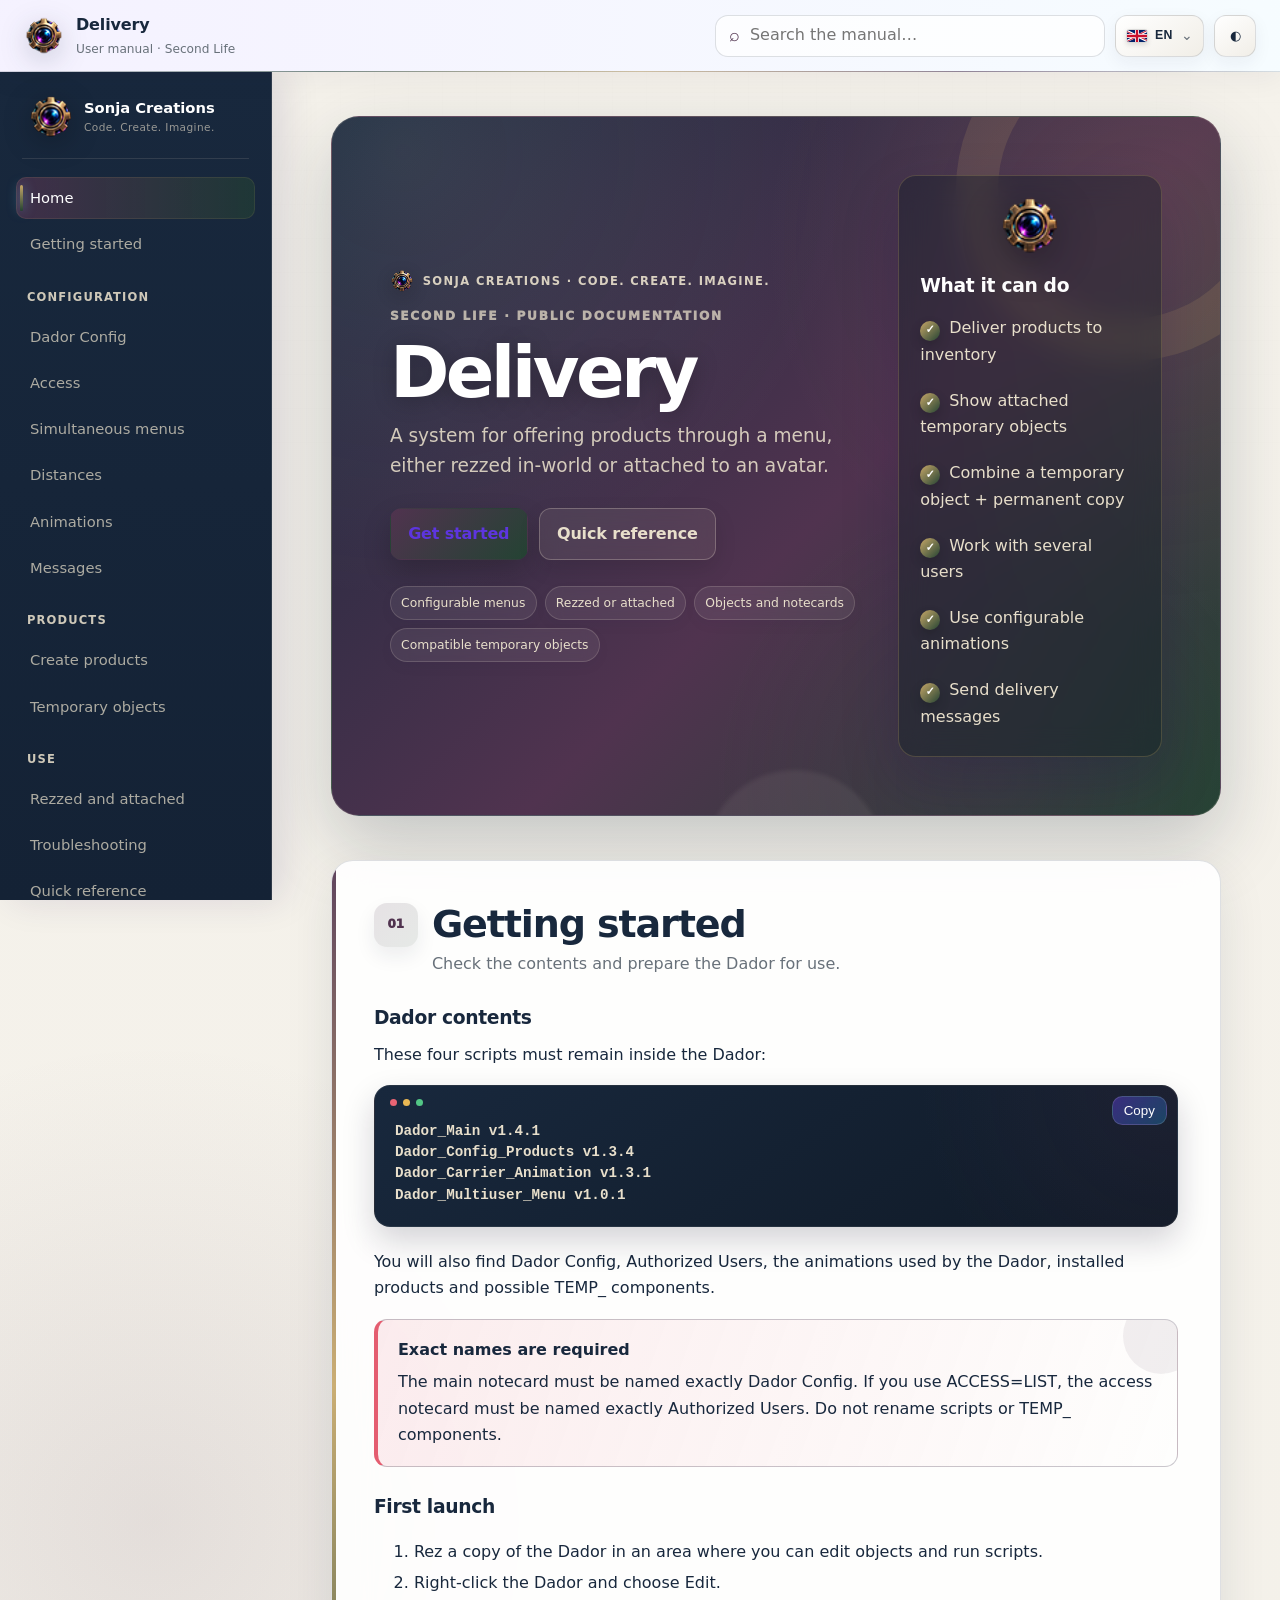
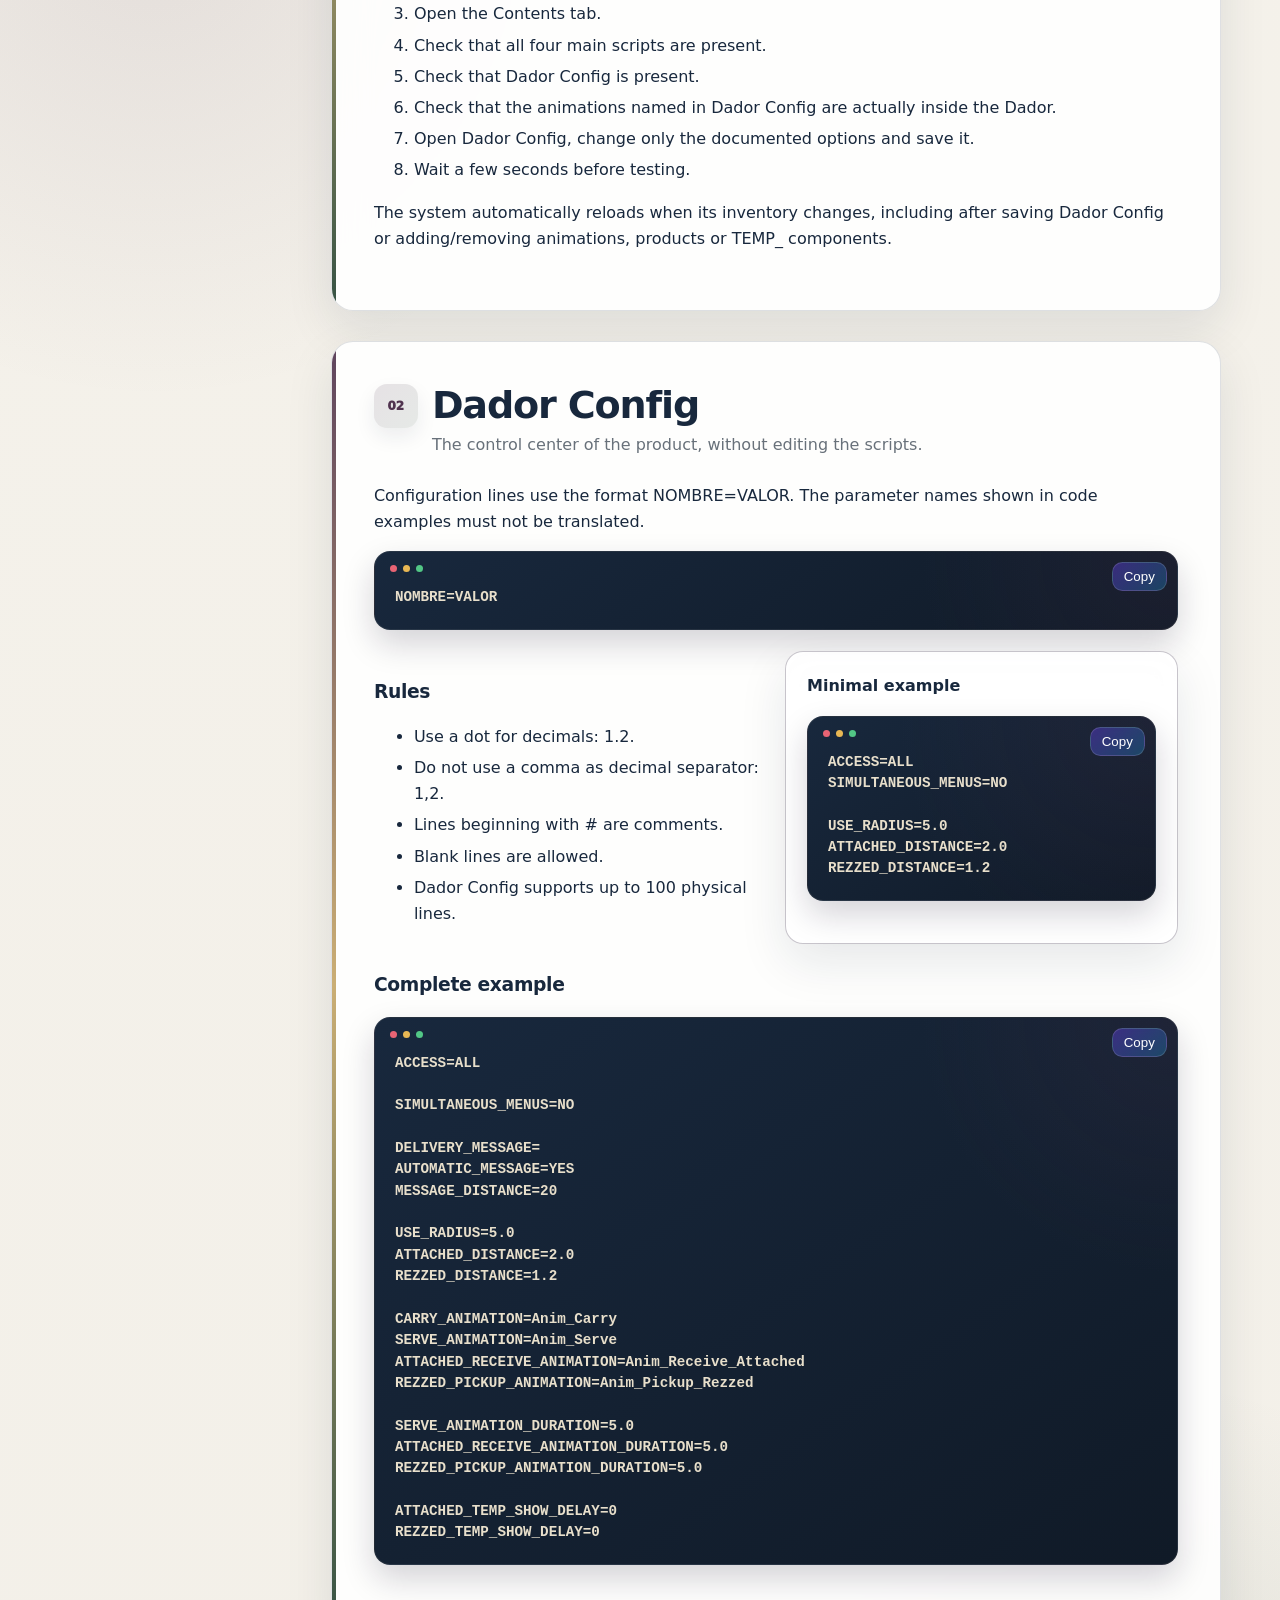
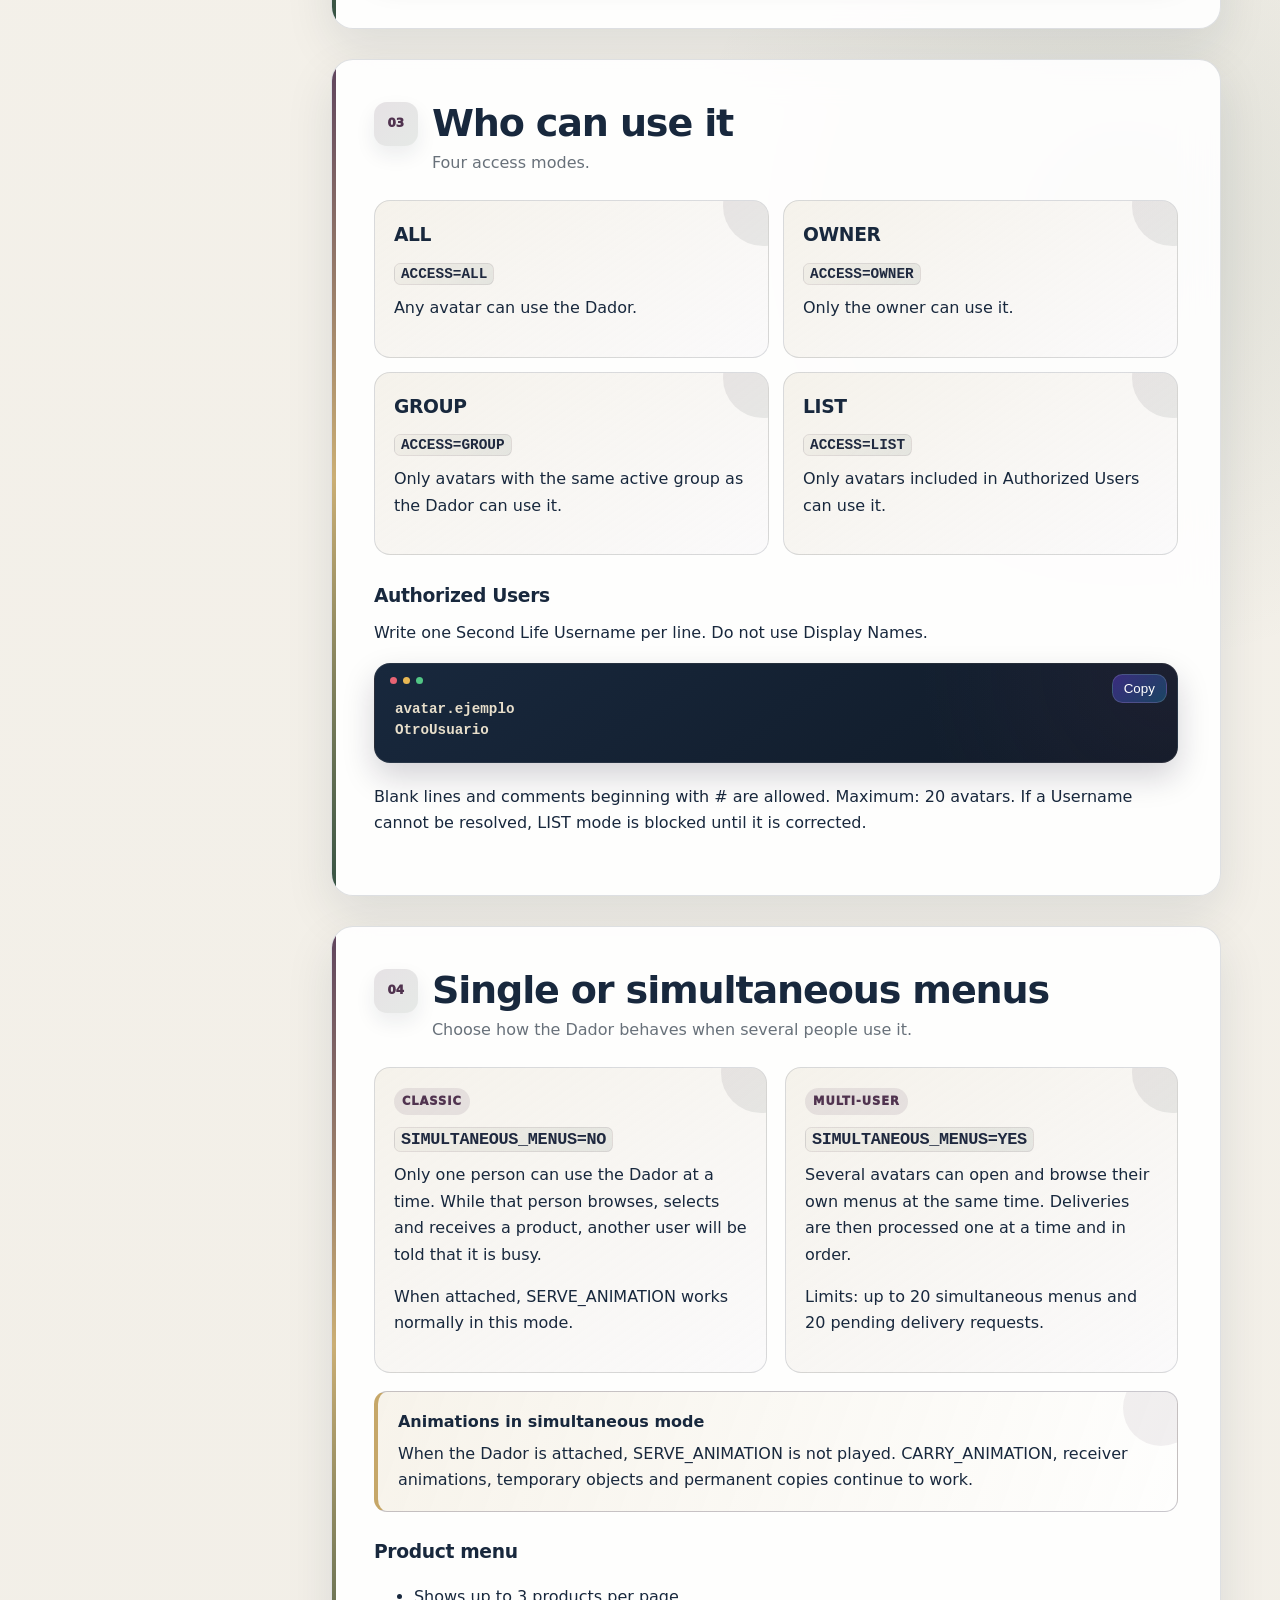
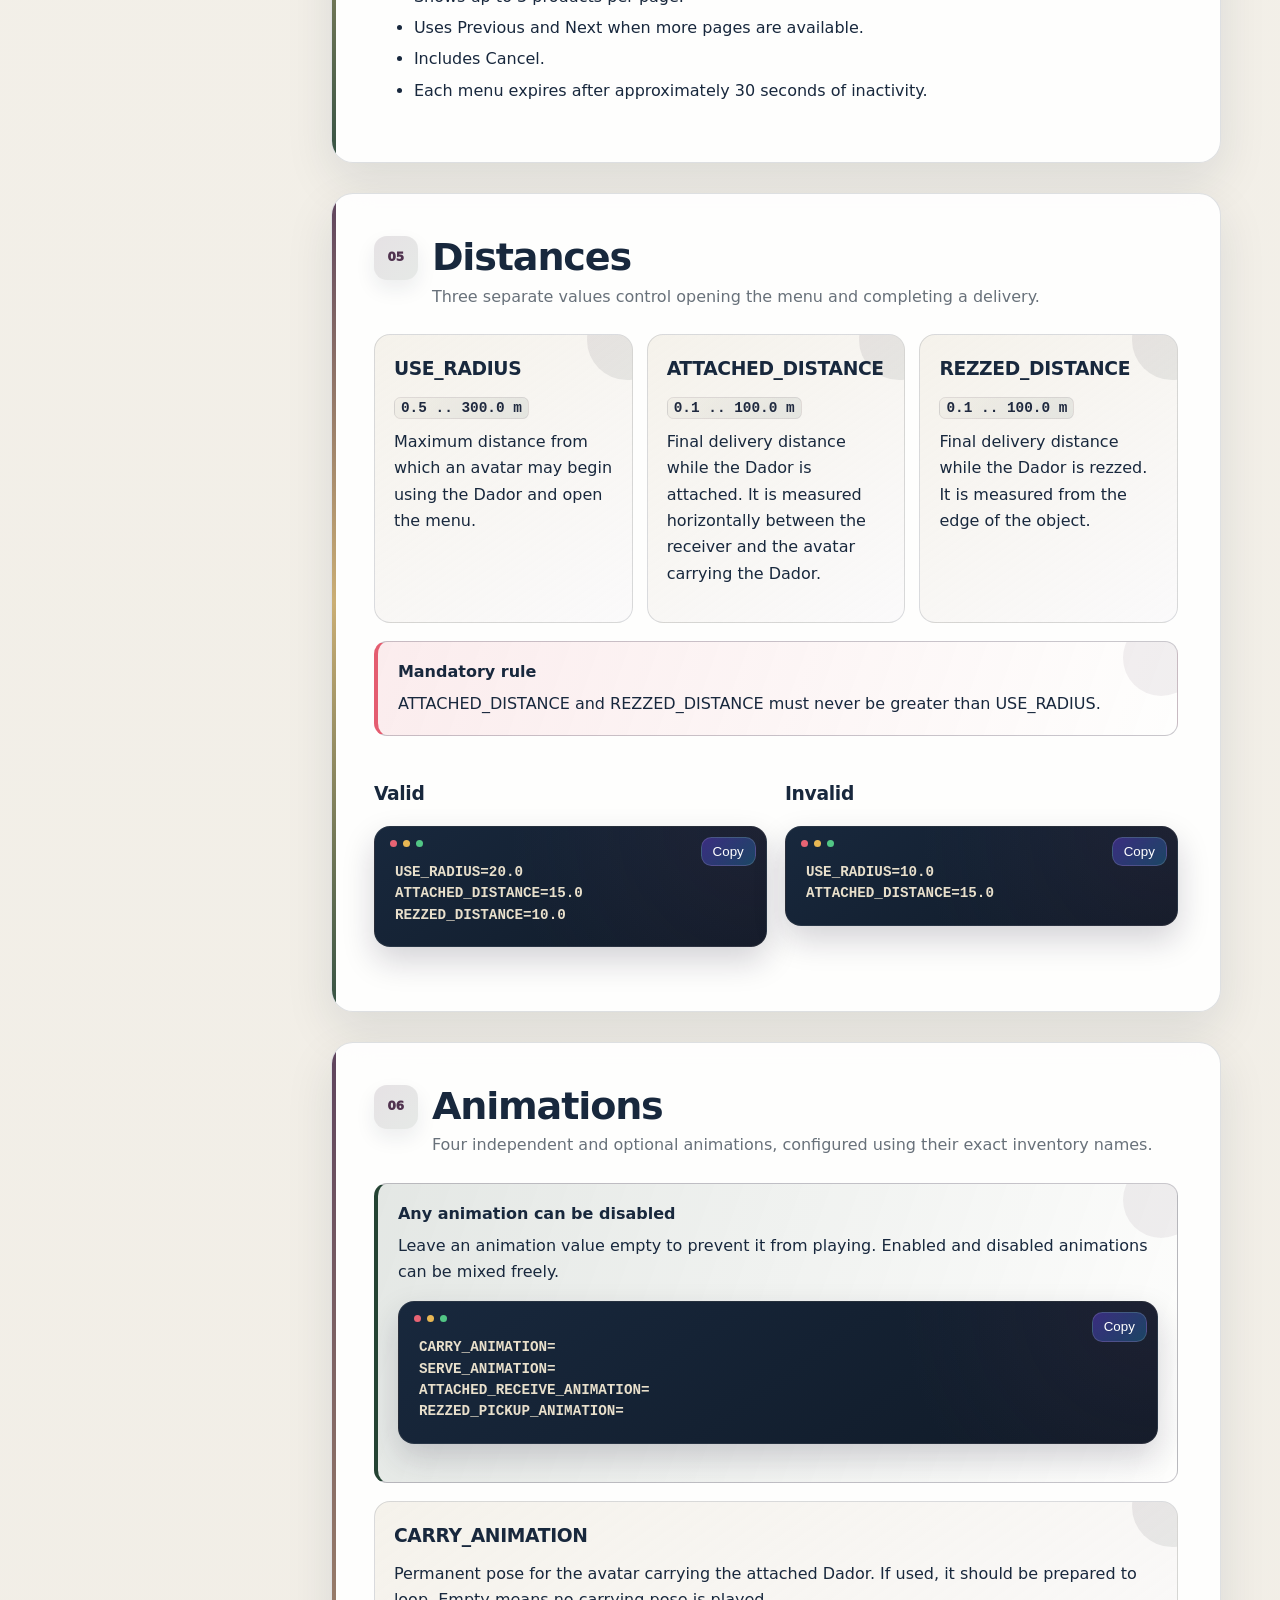
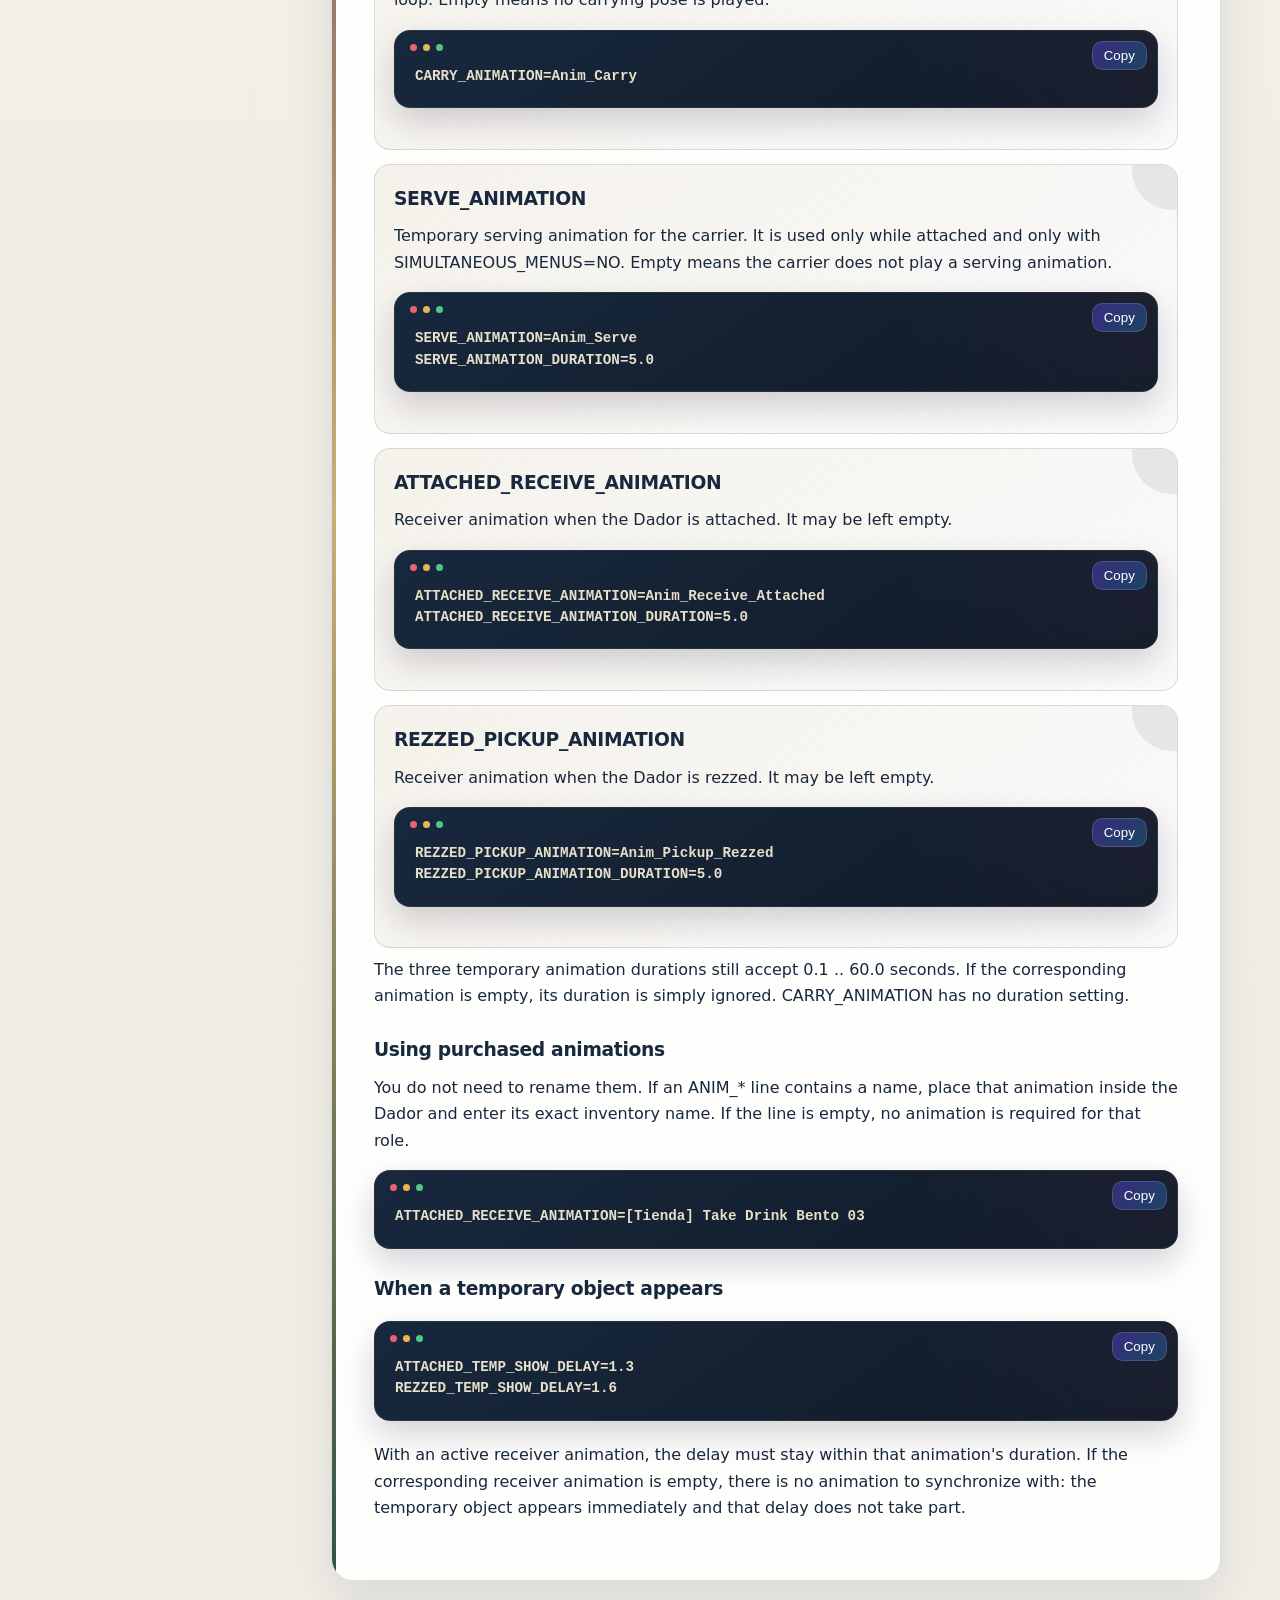
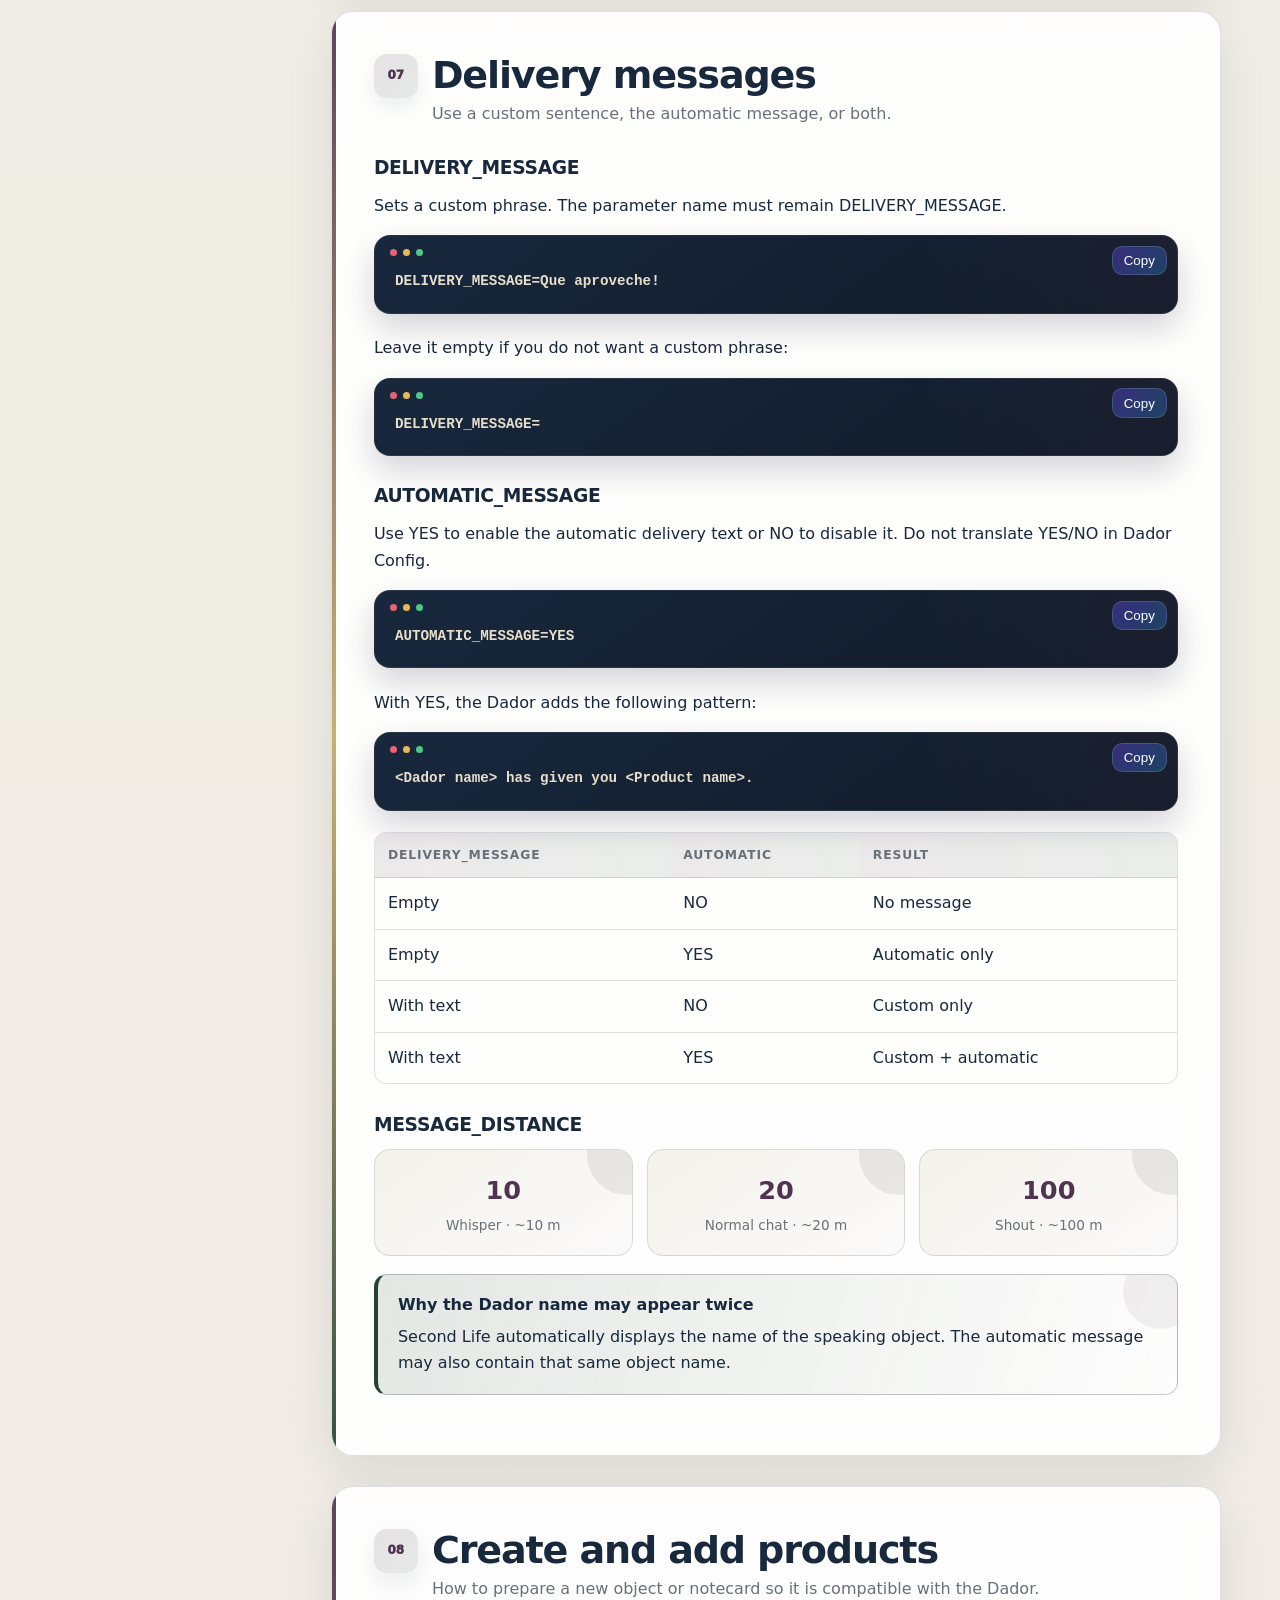
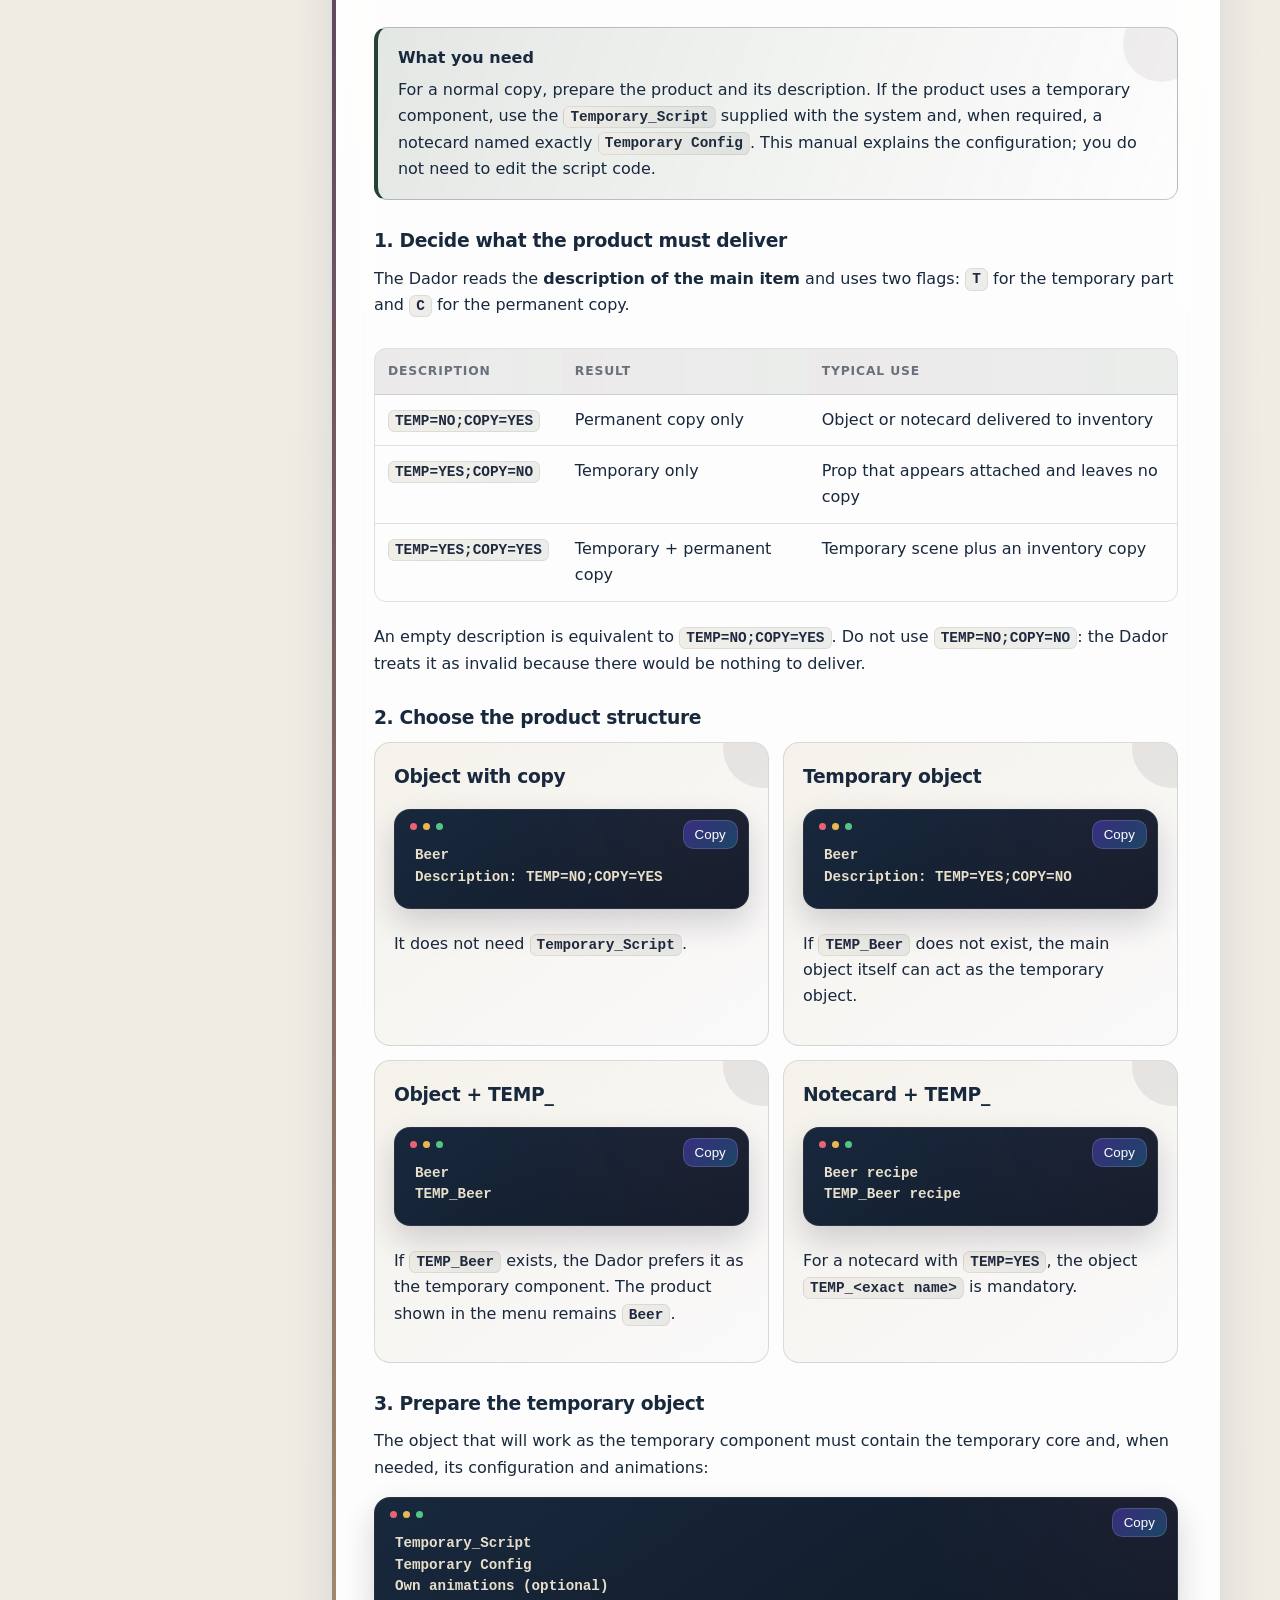
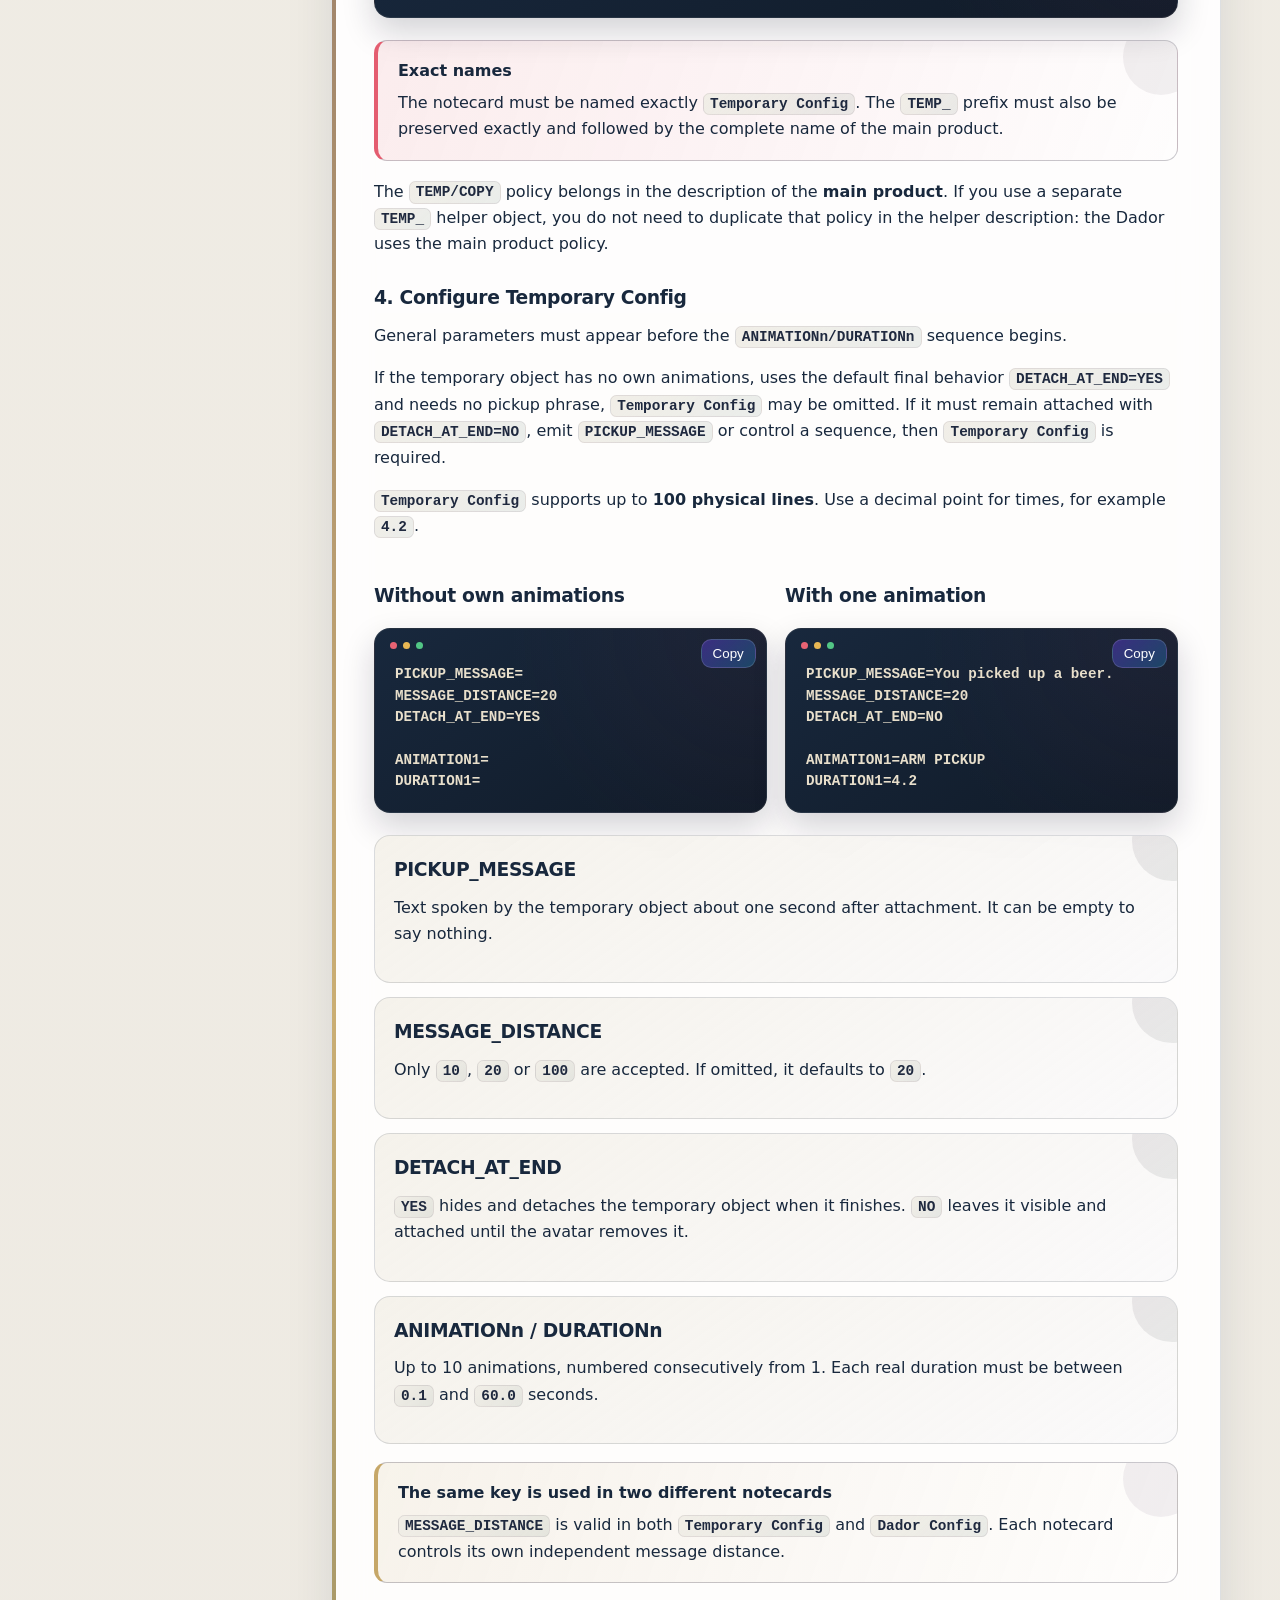
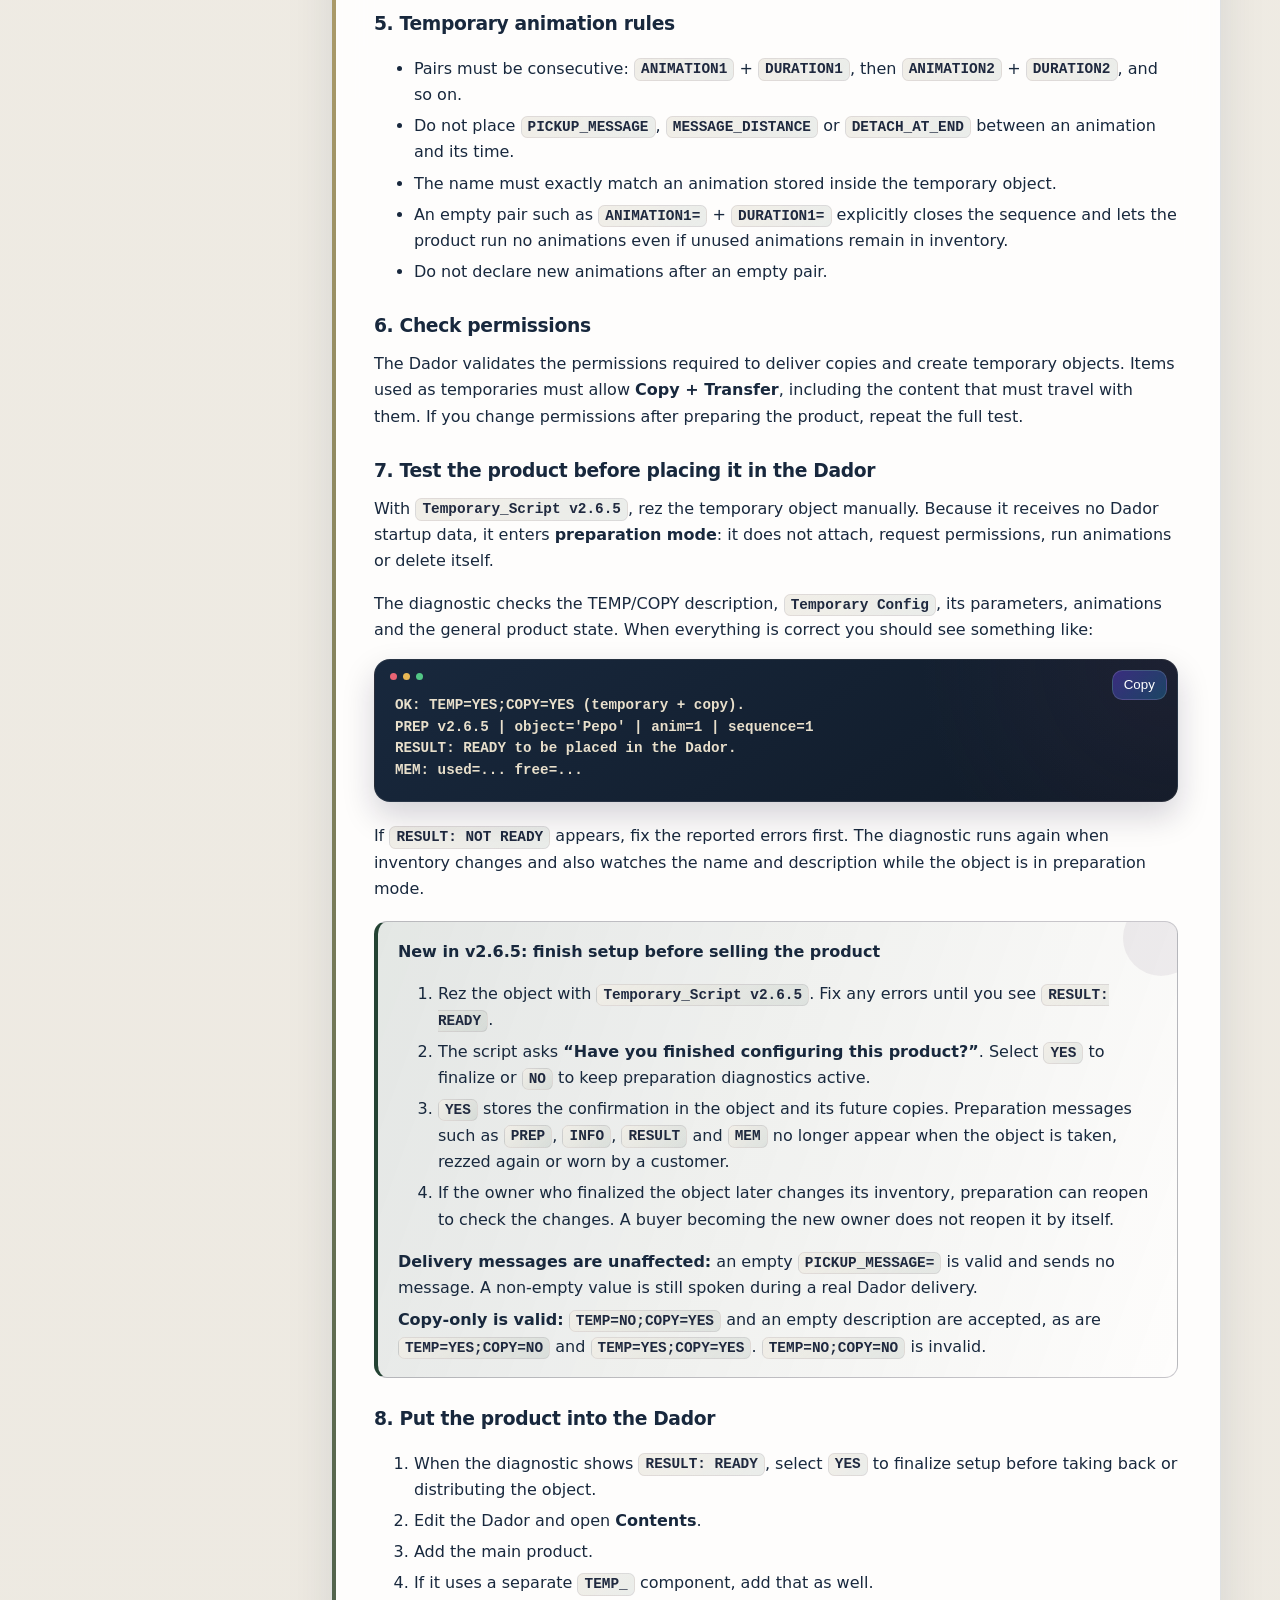
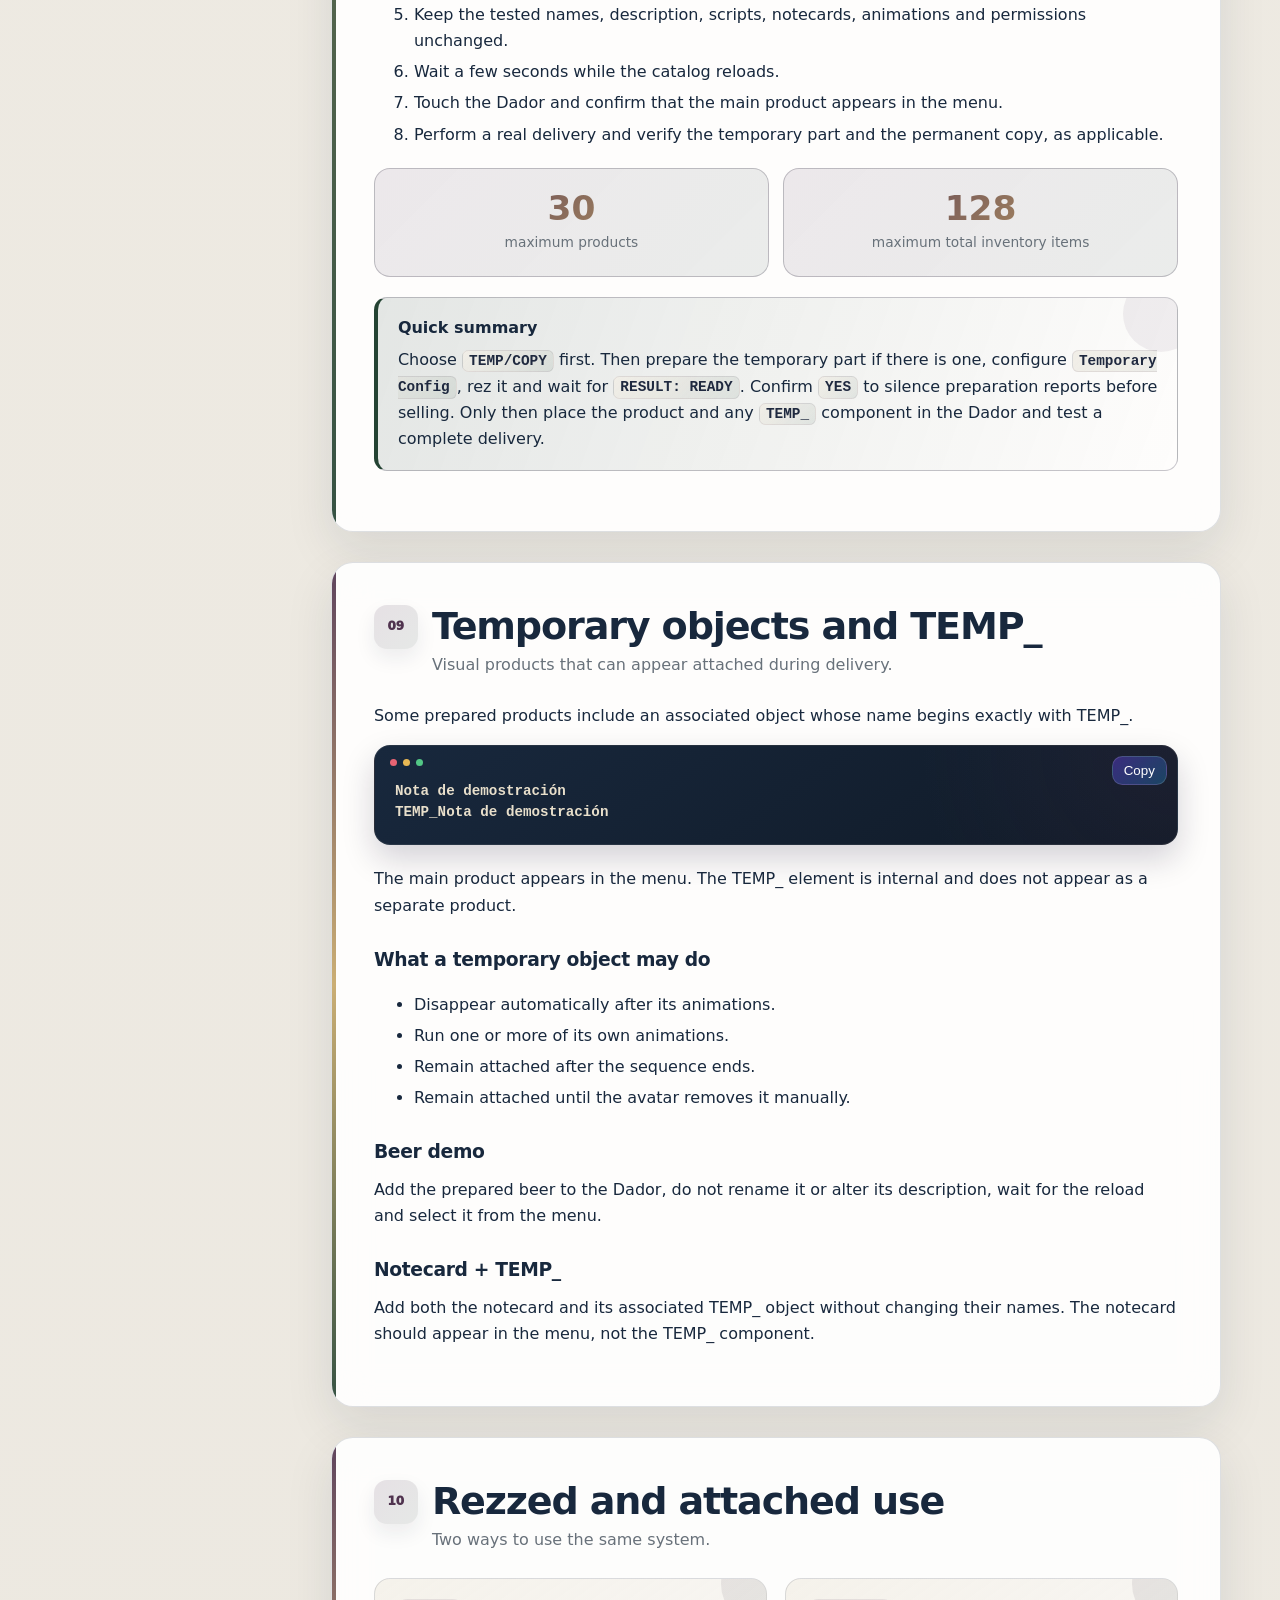
<file: docs/en.html>
<!doctype html>
<html lang="en" data-theme="light" data-language="en">
<head>
  <meta charset="utf-8">
  <meta name="viewport" content="width=device-width,initial-scale=1">
  <meta name="description" content="User manual for Delivery for Second Life.">
  <meta name="theme-color" content="#18283D">
  <title>Delivery · User manual · Sonja Creations</title>
  <link rel="icon" type="image/png" href="./assets/brand/icono2.png">
  <link rel="apple-touch-icon" href="./assets/brand/icono2.png">
  <link rel="stylesheet" href="./styles.css?v=sonja-creations-20261009-1">
</head>
<body>
<header class="topbar">
  <button class="icon-button mobile-only" id="menuButton" aria-label="Open menu">☰</button>
  <a class="brand" href="#inicio" aria-label="Delivery">
    <img class="brand-icon" src="./assets/brand/icono2.png" alt="" width="40" height="40">
    <span><strong>Delivery</strong><small>User manual · Second Life</small></span>
  </a>
  <div class="top-actions">
    <label class="search"><span>⌕</span><input id="searchInput" type="search" placeholder="Search the manual…" aria-label="Search the manual…"></label>
    <div class="language-dropdown" id="languageDropdown">
        <button class="language-button" id="languageButton" type="button" aria-label="Change language" aria-haspopup="true" aria-expanded="false">
          <img class="language-flag" width="22" height="14" id="currentLanguageFlag" src="./assets/flags/es.svg" alt="">
          <span class="language-code" id="currentLanguageCode">ES</span>
          <span class="language-chevron" aria-hidden="true">⌄</span>
        </button>
        <div class="language-menu" id="languageMenu" role="menu">
          <a href="./" data-lang="es" role="menuitem"><img class="language-flag" width="22" height="14" src="./assets/flags/es.svg" alt=""><span>ES</span></a>
          <a href="./en.html" data-lang="en" role="menuitem"><img class="language-flag" width="22" height="14" src="./assets/flags/gb.svg" alt=""><span>EN</span></a>
          <a href="./pt.html" data-lang="pt" role="menuitem"><img class="language-flag" width="22" height="14" src="./assets/flags/pt.svg" alt=""><span>PT</span></a>
          <a href="./de.html" data-lang="de" role="menuitem"><img class="language-flag" width="22" height="14" src="./assets/flags/de.svg" alt=""><span>DE</span></a>
          <a href="./fr.html" data-lang="fr" role="menuitem"><img class="language-flag" width="22" height="14" src="./assets/flags/fr.svg" alt=""><span>FR</span></a>
          <a href="./ja.html" data-lang="ja" role="menuitem"><img class="language-flag" width="22" height="14" src="./assets/flags/jp.svg" alt=""><span>日本語</span></a>
        </div>
      </div>
    <button class="icon-button" id="themeButton" aria-label="Change theme">◐</button>
  </div>
</header>

<div class="layout">
<aside class="sidebar" id="sidebar">
  <div class="sidebar-brand">
    <img src="./assets/brand/icono2.png" alt="" width="46" height="46">
    <div><strong>Sonja Creations</strong><small>Code. Create. Imagine.</small></div>
  </div>
  <nav>
    <a href="#inicio">Home</a>
    <a href="#primeros-pasos">Getting started</a>
    <div class="nav-group">Configuration</div>
    <a href="#config-dador">Dador Config</a>
    <a href="#acceso">Access</a>
    <a href="#menus">Simultaneous menus</a>
    <a href="#distancias">Distances</a>
    <a href="#animaciones">Animations</a>
    <a href="#mensajes">Messages</a>
    <div class="nav-group">Products</div>
    <a href="#productos">Create products</a>
    <a href="#temporales">Temporary objects</a>
    <div class="nav-group">Use</div>
    <a href="#uso">Rezzed and attached</a>
    <a href="#problemas">Troubleshooting</a>
    <a href="#referencia">Quick reference</a>
  </nav>
  <div class="sidebar-footer"><span class="pill">User manual v2.2</span><span class="muted">Dador_Main v1.4.1</span></div>
</aside>

<main class="content" id="content">
<section id="inicio" class="hero hero-sonja searchable">
  <div class="hero-copy">
    <div class="sonja-kicker"><img src="./assets/brand/icono2.png" alt="" width="24" height="24"><span>SONJA CREATIONS · CODE. CREATE. IMAGINE.</span></div>
    <span class="eyebrow">Second Life · public documentation</span>
    <h1>Delivery</h1>
    <p class="lead">A system for offering products through a menu, either rezzed in-world or attached to an avatar.</p>
    <div class="hero-actions"><a class="button primary" href="#primeros-pasos">Get started</a><a class="button ghost" href="#referencia">Quick reference</a></div>
    <div class="badges"><span>Configurable menus</span><span>Rezzed or attached</span><span>Objects and notecards</span><span>Compatible temporary objects</span></div>
  </div>
  <div class="hero-card">
    <div class="hero-brand-icon"><img src="./assets/brand/icono2.png" alt="Sonja Creations"></div>
    <h3>What it can do</h3>
    <ul class="check-list">
      <li>Deliver products to inventory</li><li>Show attached temporary objects</li><li>Combine a temporary object + permanent copy</li><li>Work with several users</li><li>Use configurable animations</li><li>Send delivery messages</li>
    </ul>
  </div>
</section>


<div id="noResults" class="no-results" hidden><h2>No matches</h2><p>Try another search term.</p></div>

<section id="primeros-pasos" class="doc-section searchable">
  <div class="section-heading"><span class="step">01</span><div><h2>Getting started</h2><p>Check the contents and prepare the Dador for use.</p></div></div>
  <h3>Dador contents</h3>
  <p>These four scripts must remain inside the Dador:</p>
  <pre><code>Dador_Main v1.4.1
Dador_Config_Products v1.3.4
Dador_Carrier_Animation v1.3.1
Dador_Multiuser_Menu v1.0.1</code></pre>
  <p>You will also find Dador Config, Authorized Users, the animations used by the Dador, installed products and possible TEMP_ components.</p>
  <div class="callout danger"><strong>Exact names are required</strong><p>The main notecard must be named exactly Dador Config. If you use ACCESS=LIST, the access notecard must be named exactly Authorized Users. Do not rename scripts or TEMP_ components.</p></div>
  <h3>First launch</h3>
  <ol><li>Rez a copy of the Dador in an area where you can edit objects and run scripts.</li><li>Right-click the Dador and choose Edit.</li><li>Open the Contents tab.</li><li>Check that all four main scripts are present.</li><li>Check that Dador Config is present.</li><li>Check that the animations named in Dador Config are actually inside the Dador.</li><li>Open Dador Config, change only the documented options and save it.</li><li>Wait a few seconds before testing.</li></ol>
  <p>The system automatically reloads when its inventory changes, including after saving Dador Config or adding/removing animations, products or TEMP_ components.</p>
</section>

<section id="config-dador" class="doc-section searchable">
  <div class="section-heading"><span class="step">02</span><div><h2>Dador Config</h2><p>The control center of the product, without editing the scripts.</p></div></div>
  <p>Configuration lines use the format NOMBRE=VALOR. The parameter names shown in code examples must not be translated.</p>
  <pre><code>NOMBRE=VALOR</code></pre>
  <div class="two-col">
    <div><h3>Rules</h3><ul><li>Use a dot for decimals: 1.2.</li><li>Do not use a comma as decimal separator: 1,2.</li><li>Lines beginning with # are comments.</li><li>Blank lines are allowed.</li><li>Dador Config supports up to 100 physical lines.</li></ul></div>
    <div class="mini-card"><strong>Minimal example</strong><pre><code>ACCESS=ALL
SIMULTANEOUS_MENUS=NO

USE_RADIUS=5.0
ATTACHED_DISTANCE=2.0
REZZED_DISTANCE=1.2</code></pre></div>
  </div>
  <h3>Complete example</h3><pre><code>ACCESS=ALL

SIMULTANEOUS_MENUS=NO

DELIVERY_MESSAGE=
AUTOMATIC_MESSAGE=YES
MESSAGE_DISTANCE=20

USE_RADIUS=5.0
ATTACHED_DISTANCE=2.0
REZZED_DISTANCE=1.2

CARRY_ANIMATION=Anim_Carry
SERVE_ANIMATION=Anim_Serve
ATTACHED_RECEIVE_ANIMATION=Anim_Receive_Attached
REZZED_PICKUP_ANIMATION=Anim_Pickup_Rezzed

SERVE_ANIMATION_DURATION=5.0
ATTACHED_RECEIVE_ANIMATION_DURATION=5.0
REZZED_PICKUP_ANIMATION_DURATION=5.0

ATTACHED_TEMP_SHOW_DELAY=0
REZZED_TEMP_SHOW_DELAY=0</code></pre>
</section>

<section id="acceso" class="doc-section searchable">
  <div class="section-heading"><span class="step">03</span><div><h2>Who can use it</h2><p>Four access modes.</p></div></div>
  <div class="cards four">
    <article><h3>ALL</h3><code>ACCESS=ALL</code><p>Any avatar can use the Dador.</p></article>
    <article><h3>OWNER</h3><code>ACCESS=OWNER</code><p>Only the owner can use it.</p></article>
    <article><h3>GROUP</h3><code>ACCESS=GROUP</code><p>Only avatars with the same active group as the Dador can use it.</p></article>
    <article><h3>LIST</h3><code>ACCESS=LIST</code><p>Only avatars included in Authorized Users can use it.</p></article>
  </div>
  <h3>Authorized Users</h3>
  <p>Write one Second Life Username per line. Do not use Display Names.</p><pre><code>avatar.ejemplo
OtroUsuario</code></pre><p>Blank lines and comments beginning with # are allowed. Maximum: 20 avatars. If a Username cannot be resolved, LIST mode is blocked until it is corrected.</p>
</section>

<section id="menus" class="doc-section searchable">
  <div class="section-heading"><span class="step">04</span><div><h2>Single or simultaneous menus</h2><p>Choose how the Dador behaves when several people use it.</p></div></div>
  <div class="compare">
    <article><span class="compare-label">Classic</span><h3><code>SIMULTANEOUS_MENUS=NO</code></h3><p>Only one person can use the Dador at a time. While that person browses, selects and receives a product, another user will be told that it is busy.</p><p>When attached, SERVE_ANIMATION works normally in this mode.</p></article>
    <article><span class="compare-label">Multi-user</span><h3><code>SIMULTANEOUS_MENUS=YES</code></h3><p>Several avatars can open and browse their own menus at the same time. Deliveries are then processed one at a time and in order.</p><p>Limits: up to 20 simultaneous menus and 20 pending delivery requests.</p></article>
  </div>
  <div class="callout warning"><strong>Animations in simultaneous mode</strong><p>When the Dador is attached, SERVE_ANIMATION is not played. CARRY_ANIMATION, receiver animations, temporary objects and permanent copies continue to work.</p></div>
  <h3>Product menu</h3><ul><li>Shows up to 3 products per page.</li><li>Uses Previous and Next when more pages are available.</li><li>Includes Cancel.</li><li>Each menu expires after approximately 30 seconds of inactivity.</li></ul>
</section>

<section id="distancias" class="doc-section searchable">
  <div class="section-heading"><span class="step">05</span><div><h2>Distances</h2><p>Three separate values control opening the menu and completing a delivery.</p></div></div>
  <div class="cards three">
    <article><h3>USE_RADIUS</h3><code>0.5 .. 300.0 m</code><p>Maximum distance from which an avatar may begin using the Dador and open the menu.</p></article>
    <article><h3>ATTACHED_DISTANCE</h3><code>0.1 .. 100.0 m</code><p>Final delivery distance while the Dador is attached. It is measured horizontally between the receiver and the avatar carrying the Dador.</p></article>
    <article><h3>REZZED_DISTANCE</h3><code>0.1 .. 100.0 m</code><p>Final delivery distance while the Dador is rezzed. It is measured from the edge of the object.</p></article>
  </div>
  <div class="callout danger"><strong>Mandatory rule</strong><p>ATTACHED_DISTANCE and REZZED_DISTANCE must never be greater than USE_RADIUS.</p></div>
  <div class="two-col"><div><h3>Valid</h3><pre><code>USE_RADIUS=20.0
ATTACHED_DISTANCE=15.0
REZZED_DISTANCE=10.0</code></pre></div><div><h3>Invalid</h3><pre><code>USE_RADIUS=10.0
ATTACHED_DISTANCE=15.0</code></pre></div></div>
</section>

<section id="animaciones" class="doc-section searchable">
  <div class="section-heading"><span class="step">06</span><div><h2>Animations</h2><p>Four independent and optional animations, configured using their exact inventory names.</p></div></div>
  <div class="callout info"><strong>Any animation can be disabled</strong><p>Leave an animation value empty to prevent it from playing. Enabled and disabled animations can be mixed freely.</p><pre><code>CARRY_ANIMATION=
SERVE_ANIMATION=
ATTACHED_RECEIVE_ANIMATION=
REZZED_PICKUP_ANIMATION=</code></pre></div>
  <div class="feature-list">
    <article><h3>CARRY_ANIMATION</h3><p>Permanent pose for the avatar carrying the attached Dador. If used, it should be prepared to loop. Empty means no carrying pose is played.</p><pre><code>CARRY_ANIMATION=Anim_Carry</code></pre></article>
    <article><h3>SERVE_ANIMATION</h3><p>Temporary serving animation for the carrier. It is used only while attached and only with SIMULTANEOUS_MENUS=NO. Empty means the carrier does not play a serving animation.</p><pre><code>SERVE_ANIMATION=Anim_Serve
SERVE_ANIMATION_DURATION=5.0</code></pre></article>
    <article><h3>ATTACHED_RECEIVE_ANIMATION</h3><p>Receiver animation when the Dador is attached. It may be left empty.</p><pre><code>ATTACHED_RECEIVE_ANIMATION=Anim_Receive_Attached
ATTACHED_RECEIVE_ANIMATION_DURATION=5.0</code></pre></article>
    <article><h3>REZZED_PICKUP_ANIMATION</h3><p>Receiver animation when the Dador is rezzed. It may be left empty.</p><pre><code>REZZED_PICKUP_ANIMATION=Anim_Pickup_Rezzed
REZZED_PICKUP_ANIMATION_DURATION=5.0</code></pre></article>
  </div>
  <p>The three temporary animation durations still accept 0.1 .. 60.0 seconds. If the corresponding animation is empty, its duration is simply ignored. CARRY_ANIMATION has no duration setting.</p>
  <h3>Using purchased animations</h3><p>You do not need to rename them. If an ANIM_* line contains a name, place that animation inside the Dador and enter its exact inventory name. If the line is empty, no animation is required for that role.</p><pre><code>ATTACHED_RECEIVE_ANIMATION=[Tienda] Take Drink Bento 03</code></pre>
  <h3>When a temporary object appears</h3><pre><code>ATTACHED_TEMP_SHOW_DELAY=1.3
REZZED_TEMP_SHOW_DELAY=1.6</code></pre><p>With an active receiver animation, the delay must stay within that animation's duration. If the corresponding receiver animation is empty, there is no animation to synchronize with: the temporary object appears immediately and that delay does not take part.</p>
</section>

<section id="mensajes" class="doc-section searchable">
  <div class="section-heading"><span class="step">07</span><div><h2>Delivery messages</h2><p>Use a custom sentence, the automatic message, or both.</p></div></div>
  <h3>DELIVERY_MESSAGE</h3><p>Sets a custom phrase. The parameter name must remain DELIVERY_MESSAGE.</p><pre><code>DELIVERY_MESSAGE=Que aproveche!</code></pre><p>Leave it empty if you do not want a custom phrase:</p><pre><code>DELIVERY_MESSAGE=</code></pre>
  <h3>AUTOMATIC_MESSAGE</h3><p>Use YES to enable the automatic delivery text or NO to disable it. Do not translate YES/NO in Dador Config.</p><pre><code>AUTOMATIC_MESSAGE=YES</code></pre><p>With YES, the Dador adds the following pattern:</p><pre><code>&lt;Dador name&gt; has given you &lt;Product name&gt;.</code></pre>
  <table><thead><tr><th>DELIVERY_MESSAGE</th><th>Automatic</th><th>Result</th></tr></thead><tbody>
    <tr><td>Empty</td><td>NO</td><td>No message</td></tr>
    <tr><td>Empty</td><td>YES</td><td>Automatic only</td></tr>
    <tr><td>With text</td><td>NO</td><td>Custom only</td></tr>
    <tr><td>With text</td><td>YES</td><td>Custom + automatic</td></tr>
  </tbody></table>
  <h3>MESSAGE_DISTANCE</h3>
  <div class="cards three compact"><article><strong>10</strong><span>Whisper · ~10 m</span></article><article><strong>20</strong><span>Normal chat · ~20 m</span></article><article><strong>100</strong><span>Shout · ~100 m</span></article></div>
  <div class="callout info"><strong>Why the Dador name may appear twice</strong><p>Second Life automatically displays the name of the speaking object. The automatic message may also contain that same object name.</p></div>
</section>

<section id="productos" class="doc-section searchable">
  <div class="section-heading"><span class="step">08</span><div><h2>Create and add products</h2><p>How to prepare a new object or notecard so it is compatible with the Dador.</p></div></div>

  <div class="callout info"><strong>What you need</strong><p>For a normal copy, prepare the product and its description. If the product uses a temporary component, use the <code>Temporary_Script</code> supplied with the system and, when required, a notecard named exactly <code>Temporary Config</code>. This manual explains the configuration; you do not need to edit the script code.</p></div>

  <h3>1. Decide what the product must deliver</h3>
  <p>The Dador reads the <strong>description of the main item</strong> and uses two flags: <code>T</code> for the temporary part and <code>C</code> for the permanent copy.</p>
  <div class="table-wrap"><table><thead><tr><th>Description</th><th>Result</th><th>Typical use</th></tr></thead><tbody>
    <tr><td><code>TEMP=NO;COPY=YES</code></td><td>Permanent copy only</td><td>Object or notecard delivered to inventory</td></tr>
    <tr><td><code>TEMP=YES;COPY=NO</code></td><td>Temporary only</td><td>Prop that appears attached and leaves no copy</td></tr>
    <tr><td><code>TEMP=YES;COPY=YES</code></td><td>Temporary + permanent copy</td><td>Temporary scene plus an inventory copy</td></tr>
  </tbody></table></div>
  <p>An empty description is equivalent to <code>TEMP=NO;COPY=YES</code>. Do not use <code>TEMP=NO;COPY=NO</code>: the Dador treats it as invalid because there would be nothing to deliver.</p>

  <h3>2. Choose the product structure</h3>
  <div class="cards four">
    <article><h3>Object with copy</h3><pre><code>Beer
Description: TEMP=NO;COPY=YES</code></pre><p>It does not need <code>Temporary_Script</code>.</p></article>
    <article><h3>Temporary object</h3><pre><code>Beer
Description: TEMP=YES;COPY=NO</code></pre><p>If <code>TEMP_Beer</code> does not exist, the main object itself can act as the temporary object.</p></article>
    <article><h3>Object + TEMP_</h3><pre><code>Beer
TEMP_Beer</code></pre><p>If <code>TEMP_Beer</code> exists, the Dador prefers it as the temporary component. The product shown in the menu remains <code>Beer</code>.</p></article>
    <article><h3>Notecard + TEMP_</h3><pre><code>Beer recipe
TEMP_Beer recipe</code></pre><p>For a notecard with <code>TEMP=YES</code>, the object <code>TEMP_&lt;exact name&gt;</code> is mandatory.</p></article>
  </div>

  <h3>3. Prepare the temporary object</h3>
  <p>The object that will work as the temporary component must contain the temporary core and, when needed, its configuration and animations:</p>
  <pre><code>Temporary_Script
Temporary Config
Own animations (optional)</code></pre>
  <div class="callout danger"><strong>Exact names</strong><p>The notecard must be named exactly <code>Temporary Config</code>. The <code>TEMP_</code> prefix must also be preserved exactly and followed by the complete name of the main product.</p></div>
  <p>The <code>TEMP/COPY</code> policy belongs in the description of the <strong>main product</strong>. If you use a separate <code>TEMP_</code> helper object, you do not need to duplicate that policy in the helper description: the Dador uses the main product policy.</p>

  <h3>4. Configure Temporary Config</h3>
  <p>General parameters must appear before the <code>ANIMATIONn/DURATIONn</code> sequence begins.</p>
  <p>If the temporary object has no own animations, uses the default final behavior <code>DETACH_AT_END=YES</code> and needs no pickup phrase, <code>Temporary Config</code> may be omitted. If it must remain attached with <code>DETACH_AT_END=NO</code>, emit <code>PICKUP_MESSAGE</code> or control a sequence, then <code>Temporary Config</code> is required.</p>
  <p><code>Temporary Config</code> supports up to <strong>100 physical lines</strong>. Use a decimal point for times, for example <code>4.2</code>.</p>
  <div class="two-col">
    <div><h3>Without own animations</h3><pre><code>PICKUP_MESSAGE=
MESSAGE_DISTANCE=20
DETACH_AT_END=YES

ANIMATION1=
DURATION1=</code></pre></div>
    <div><h3>With one animation</h3><pre><code>PICKUP_MESSAGE=You picked up a beer.
MESSAGE_DISTANCE=20
DETACH_AT_END=NO

ANIMATION1=ARM PICKUP
DURATION1=4.2</code></pre></div>
  </div>

  <div class="feature-list">
    <article><h3>PICKUP_MESSAGE</h3><p>Text spoken by the temporary object about one second after attachment. It can be empty to say nothing.</p></article>
    <article><h3>MESSAGE_DISTANCE</h3><p>Only <code>10</code>, <code>20</code> or <code>100</code> are accepted. If omitted, it defaults to <code>20</code>.</p></article>
    <article><h3>DETACH_AT_END</h3><p><code>YES</code> hides and detaches the temporary object when it finishes. <code>NO</code> leaves it visible and attached until the avatar removes it.</p></article>
    <article><h3>ANIMATIONn / DURATIONn</h3><p>Up to 10 animations, numbered consecutively from 1. Each real duration must be between <code>0.1</code> and <code>60.0</code> seconds.</p></article>
  </div>

  <div class="callout warning"><strong>The same key is used in two different notecards</strong><p><code>MESSAGE_DISTANCE</code> is valid in both <code>Temporary Config</code> and <code>Dador Config</code>. Each notecard controls its own independent message distance.</p></div>

  <h3>5. Temporary animation rules</h3>
  <ul>
    <li>Pairs must be consecutive: <code>ANIMATION1</code> + <code>DURATION1</code>, then <code>ANIMATION2</code> + <code>DURATION2</code>, and so on.</li>
    <li>Do not place <code>PICKUP_MESSAGE</code>, <code>MESSAGE_DISTANCE</code> or <code>DETACH_AT_END</code> between an animation and its time.</li>
    <li>The name must exactly match an animation stored inside the temporary object.</li>
    <li>An empty pair such as <code>ANIMATION1=</code> + <code>DURATION1=</code> explicitly closes the sequence and lets the product run no animations even if unused animations remain in inventory.</li>
    <li>Do not declare new animations after an empty pair.</li>
  </ul>

  <h3>6. Check permissions</h3>
  <p>The Dador validates the permissions required to deliver copies and create temporary objects. Items used as temporaries must allow <strong>Copy + Transfer</strong>, including the content that must travel with them. If you change permissions after preparing the product, repeat the full test.</p>

  <h3>7. Test the product before placing it in the Dador</h3>
  <p>With <code>Temporary_Script v2.6.5</code>, rez the temporary object manually. Because it receives no Dador startup data, it enters <strong>preparation mode</strong>: it does not attach, request permissions, run animations or delete itself.</p>
  <p>The diagnostic checks the TEMP/COPY description, <code>Temporary Config</code>, its parameters, animations and the general product state. When everything is correct you should see something like:</p>
  <pre><code>OK: TEMP=YES;COPY=YES (temporary + copy).
PREP v2.6.5 | object='Pepo' | anim=1 | sequence=1
RESULT: READY to be placed in the Dador.
MEM: used=... free=...</code></pre>
  <p>If <code>RESULT: NOT READY</code> appears, fix the reported errors first. The diagnostic runs again when inventory changes and also watches the name and description while the object is in preparation mode.</p>
<div class="callout info">
  <strong>New in v2.6.5: finish setup before selling the product</strong>
  <ol>
    <li>Rez the object with <code>Temporary_Script v2.6.5</code>. Fix any errors until you see <code>RESULT: READY</code>.</li>
    <li>The script asks <strong>“Have you finished configuring this product?”</strong>. Select <code>YES</code> to finalize or <code>NO</code> to keep preparation diagnostics active.</li>
    <li><code>YES</code> stores the confirmation in the object and its future copies. Preparation messages such as <code>PREP</code>, <code>INFO</code>, <code>RESULT</code> and <code>MEM</code> no longer appear when the object is taken, rezzed again or worn by a customer.</li>
    <li>If the owner who finalized the object later changes its inventory, preparation can reopen to check the changes. A buyer becoming the new owner does not reopen it by itself.</li>
  </ol>
  <p><strong>Delivery messages are unaffected:</strong> an empty <code>PICKUP_MESSAGE=</code> is valid and sends no message. A non-empty value is still spoken during a real Dador delivery.</p>
  <p><strong>Copy-only is valid:</strong> <code>TEMP=NO;COPY=YES</code> and an empty description are accepted, as are <code>TEMP=YES;COPY=NO</code> and <code>TEMP=YES;COPY=YES</code>. <code>TEMP=NO;COPY=NO</code> is invalid.</p>
</div>

  <h3>8. Put the product into the Dador</h3>
  <ol>
    <li>When the diagnostic shows <code>RESULT: READY</code>, select <code>YES</code> to finalize setup before taking back or distributing the object.</li>
    <li>Edit the Dador and open <strong>Contents</strong>.</li>
    <li>Add the main product.</li>
    <li>If it uses a separate <code>TEMP_</code> component, add that as well.</li>
    <li>Keep the tested names, description, scripts, notecards, animations and permissions unchanged.</li>
    <li>Wait a few seconds while the catalog reloads.</li>
    <li>Touch the Dador and confirm that the main product appears in the menu.</li>
    <li>Perform a real delivery and verify the temporary part and the permanent copy, as applicable.</li>
  </ol>

  <div class="stats"><div><strong>30</strong><span>maximum products</span></div><div><strong>128</strong><span>maximum total inventory items</span></div></div>
  <div class="callout info"><strong>Quick summary</strong><p>Choose <code>TEMP/COPY</code> first. Then prepare the temporary part if there is one, configure <code>Temporary Config</code>, rez it and wait for <code>RESULT: READY</code>. Confirm <code>YES</code> to silence preparation reports before selling. Only then place the product and any <code>TEMP_</code> component in the Dador and test a complete delivery.</p></div>
</section>

<section id="temporales" class="doc-section searchable">
  <div class="section-heading"><span class="step">09</span><div><h2>Temporary objects and TEMP_</h2><p>Visual products that can appear attached during delivery.</p></div></div>
  <p>Some prepared products include an associated object whose name begins exactly with TEMP_.</p><pre><code>Nota de demostración
TEMP_Nota de demostración</code></pre>
  <p>The main product appears in the menu. The TEMP_ element is internal and does not appear as a separate product.</p>
  <h3>What a temporary object may do</h3><ul><li>Disappear automatically after its animations.</li><li>Run one or more of its own animations.</li><li>Remain attached after the sequence ends.</li><li>Remain attached until the avatar removes it manually.</li></ul>
  <h3>Beer demo</h3><p>Add the prepared beer to the Dador, do not rename it or alter its description, wait for the reload and select it from the menu.</p>
  <h3>Notecard + TEMP_</h3><p>Add both the notecard and its associated TEMP_ object without changing their names. The notecard should appear in the menu, not the TEMP_ component.</p>
</section>

<section id="uso" class="doc-section searchable">
  <div class="section-heading"><span class="step">10</span><div><h2>Rezzed and attached use</h2><p>Two ways to use the same system.</p></div></div>
  <div class="compare">
    <article><span class="compare-label">Rezzed</span><ol><li>Place the Dador in-world.</li><li>The user must be within USE_RADIUS.</li><li>Touch the Dador and select a product.</li><li>To complete delivery, remain within REZZED_DISTANCE.</li><li>The receiver uses REZZED_PICKUP_ANIMATION.</li></ol><p>CARRY_ANIMATION and SERVE_ANIMATION do not take part in rezzed mode.</p></article>
    <article><span class="compare-label">Attached</span><ol><li>Attach the Dador to the avatar who will serve products.</li><li>CARRY_ANIMATION starts automatically.</li><li>Another avatar touches the Dador and chooses a product.</li><li>The receiver must be within ATTACHED_DISTANCE.</li><li>The receiver uses ATTACHED_RECEIVE_ANIMATION.</li></ol><p>With SIMULTANEOUS_MENUS=NO, the carrier also plays SERVE_ANIMATION.</p></article>
  </div>
  <div class="callout info"><strong>The carrier cannot serve themselves</strong><p>The avatar wearing the Dador cannot use their own Dador while wearing it. It is intended to serve other avatars.</p></div>
</section>

<section id="problemas" class="doc-section searchable">
  <div class="section-heading"><span class="step">11</span><div><h2>Troubleshooting</h2><p>Checks that solve most common issues.</p></div></div>
  <details><summary>The menu does not appear</summary><p>Check USE_RADIUS, the ACCESS mode, that the Dador has finished loading, that valid products exist and that Dador Config contains no errors.</p></details>
  <details><summary>I get “No access”</summary><p>For GROUP, check the Dador group and the avatar's active group. For LIST, use valid Usernames rather than Display Names.</p></details>
  <details><summary>The Dador says it is busy</summary><p>With SIMULTANEOUS_MENUS=NO this is expected: only one person can use it at a time.</p></details>
  <details><summary>Too many menus or requests</summary><p>Simultaneous mode allows up to 20 active menu sessions and 20 pending selections.</p></details>
  <details><summary>The Dador asks me to move closer</summary><p>You can be inside USE_RADIUS and still be outside the final delivery distance. Check ATTACHED_DISTANCE or REZZED_DISTANCE.</p></details>
  <details><summary>An animation does not play</summary><p>Check that the animation is in the Dador, that its name matches exactly and that the configured duration is correct. CARRY_ANIMATION must also be prepared to loop.</p></details>
  <details><summary>SERVE_ANIMATION does not play</summary><p>If SIMULTANEOUS_MENUS=YES, this is deliberate.</p></details>
  <details><summary>A temporary object appears too early or too late</summary><p>Adjust ATTACHED_TEMP_SHOW_DELAY or REZZED_TEMP_SHOW_DELAY.</p></details>
  <details><summary>A temporary object does not disappear</summary><p>That can be correct. Some products are designed to remain attached until the receiver removes them manually.</p></details>
  <details><summary>No delivery message appears</summary><p>With DELIVERY_MESSAGE= and AUTOMATIC_MESSAGE=NO, silence is the correct result.</p></details>
  <details><summary>MESSAGE_DISTANCE gives an error</summary><p>It only accepts 10, 20 or 100.</p></details>
</section>

<section id="referencia" class="doc-section searchable">
  <div class="section-heading"><span class="step">12</span><div><h2>Quick reference</h2><p>All important parameters in one table.</p></div></div>
  <div class="table-wrap"><table class="reference"><thead><tr><th>Parameter</th><th>Values</th></tr></thead><tbody>
    <tr><td><code>ACCESS</code></td><td>OWNER · GROUP · LIST · ALL</td></tr>
    <tr><td><code>SIMULTANEOUS_MENUS</code></td><td>YES · NO</td></tr>
    <tr><td><code>DELIVERY_MESSAGE</code></td><td>Free text or empty</td></tr>
    <tr><td><code>AUTOMATIC_MESSAGE</code></td><td>YES · NO</td></tr>
    <tr><td><code>MESSAGE_DISTANCE</code></td><td>10 · 20 · 100</td></tr>
    <tr><td><code>USE_RADIUS</code></td><td>0.5 .. 300.0</td></tr>
    <tr><td><code>ATTACHED_DISTANCE</code></td><td>0.1 .. 100.0</td></tr>
    <tr><td><code>REZZED_DISTANCE</code></td><td>0.1 .. 100.0</td></tr>
    <tr><td><code>CARRY_ANIMATION</code></td><td>Exact animation name · loop · or empty</td></tr>
    <tr><td><code>SERVE_ANIMATION</code></td><td>Exact animation name · or empty</td></tr>
    <tr><td><code>ATTACHED_RECEIVE_ANIMATION</code></td><td>Exact animation name · or empty</td></tr>
    <tr><td><code>REZZED_PICKUP_ANIMATION</code></td><td>Exact animation name · or empty</td></tr>
    <tr><td><code>SERVE_ANIMATION_DURATION</code></td><td>0.1 .. 60.0</td></tr>
    <tr><td><code>ATTACHED_RECEIVE_ANIMATION_DURATION</code></td><td>0.1 .. 60.0</td></tr>
    <tr><td><code>REZZED_PICKUP_ANIMATION_DURATION</code></td><td>0.1 .. 60.0</td></tr>
    <tr><td><code>ATTACHED_TEMP_SHOW_DELAY</code></td><td>0.0 .. 10.0</td></tr>
    <tr><td><code>REZZED_TEMP_SHOW_DELAY</code></td><td>0.0 .. 10.0</td></tr>
  </tbody></table></div>
</section>

<footer class="site-footer sonja-footer"><strong>Delivery</strong><span>Public user manual · v2.2</span><span>This site contains user documentation, not the private source code of the product.</span></footer>
</main>
</div>
<script src="./app.js?v=flags-20260929-1"></script>
</body></html>
</file>
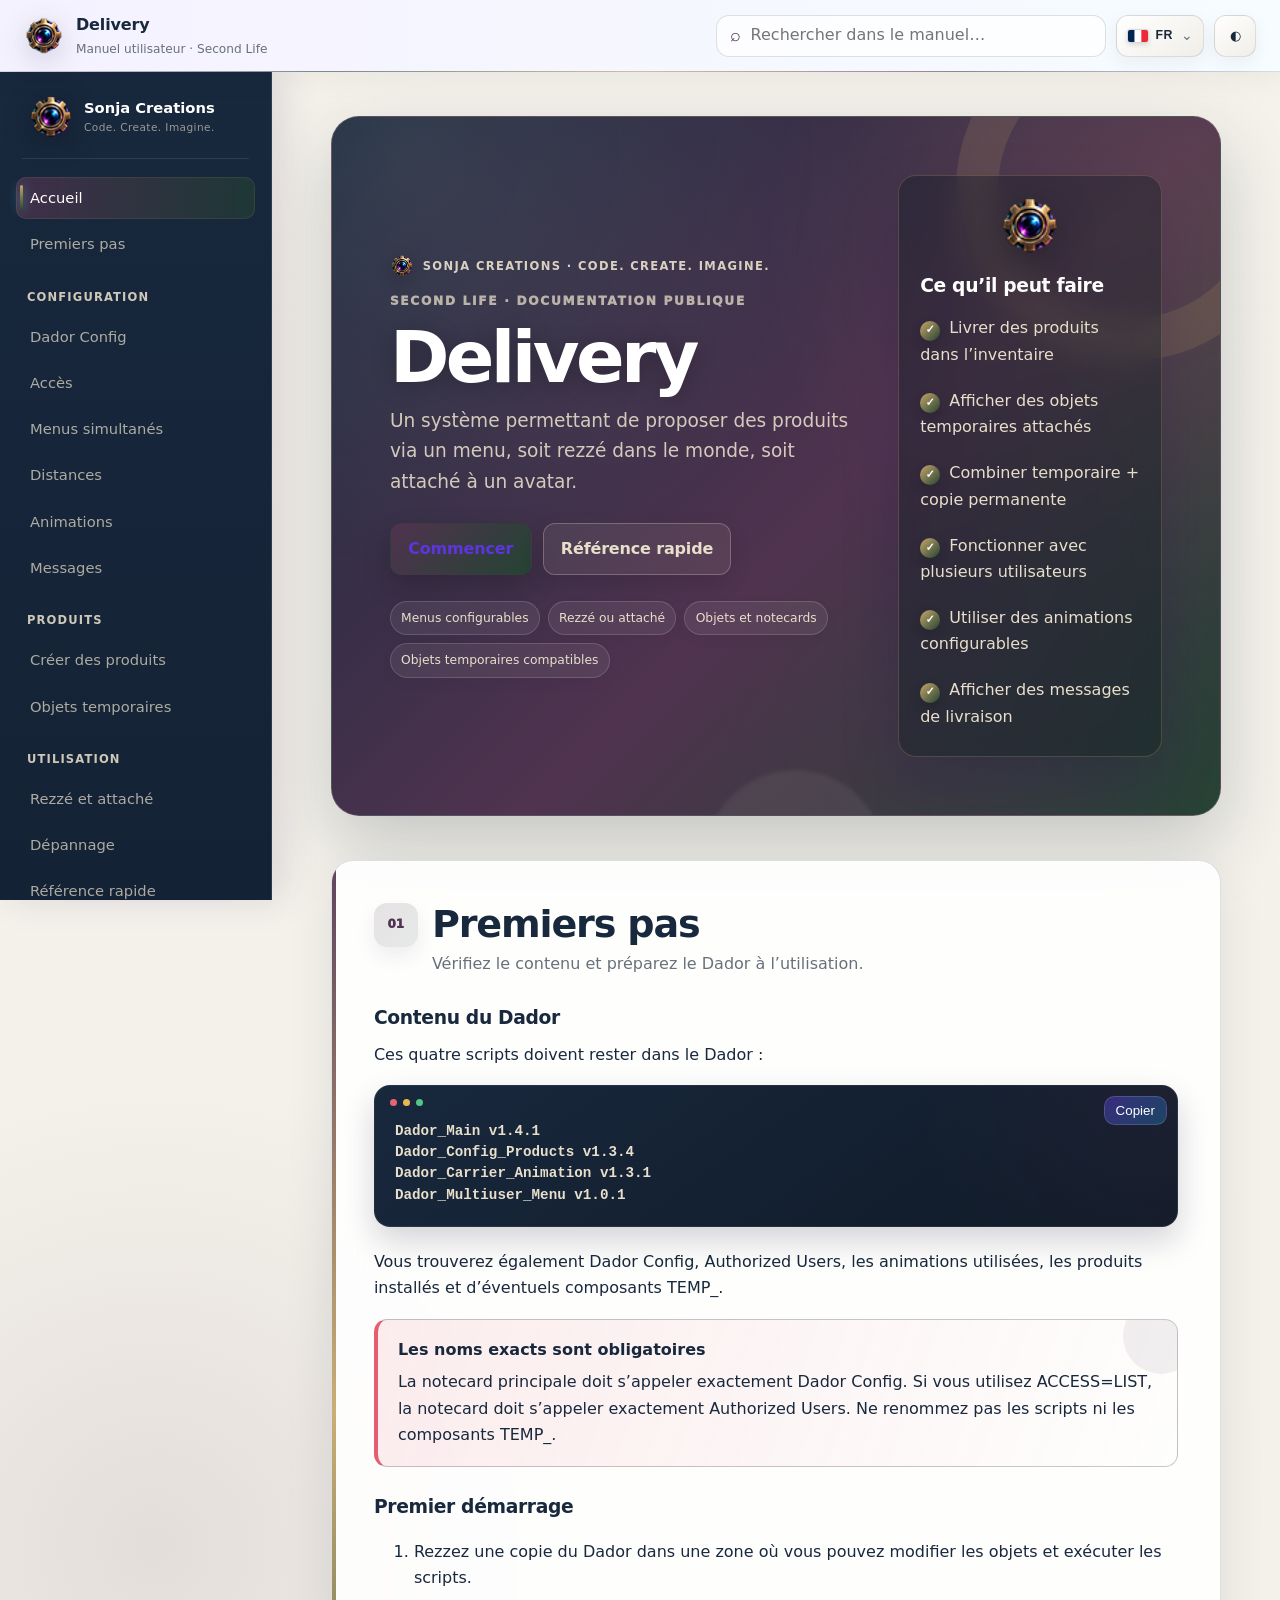
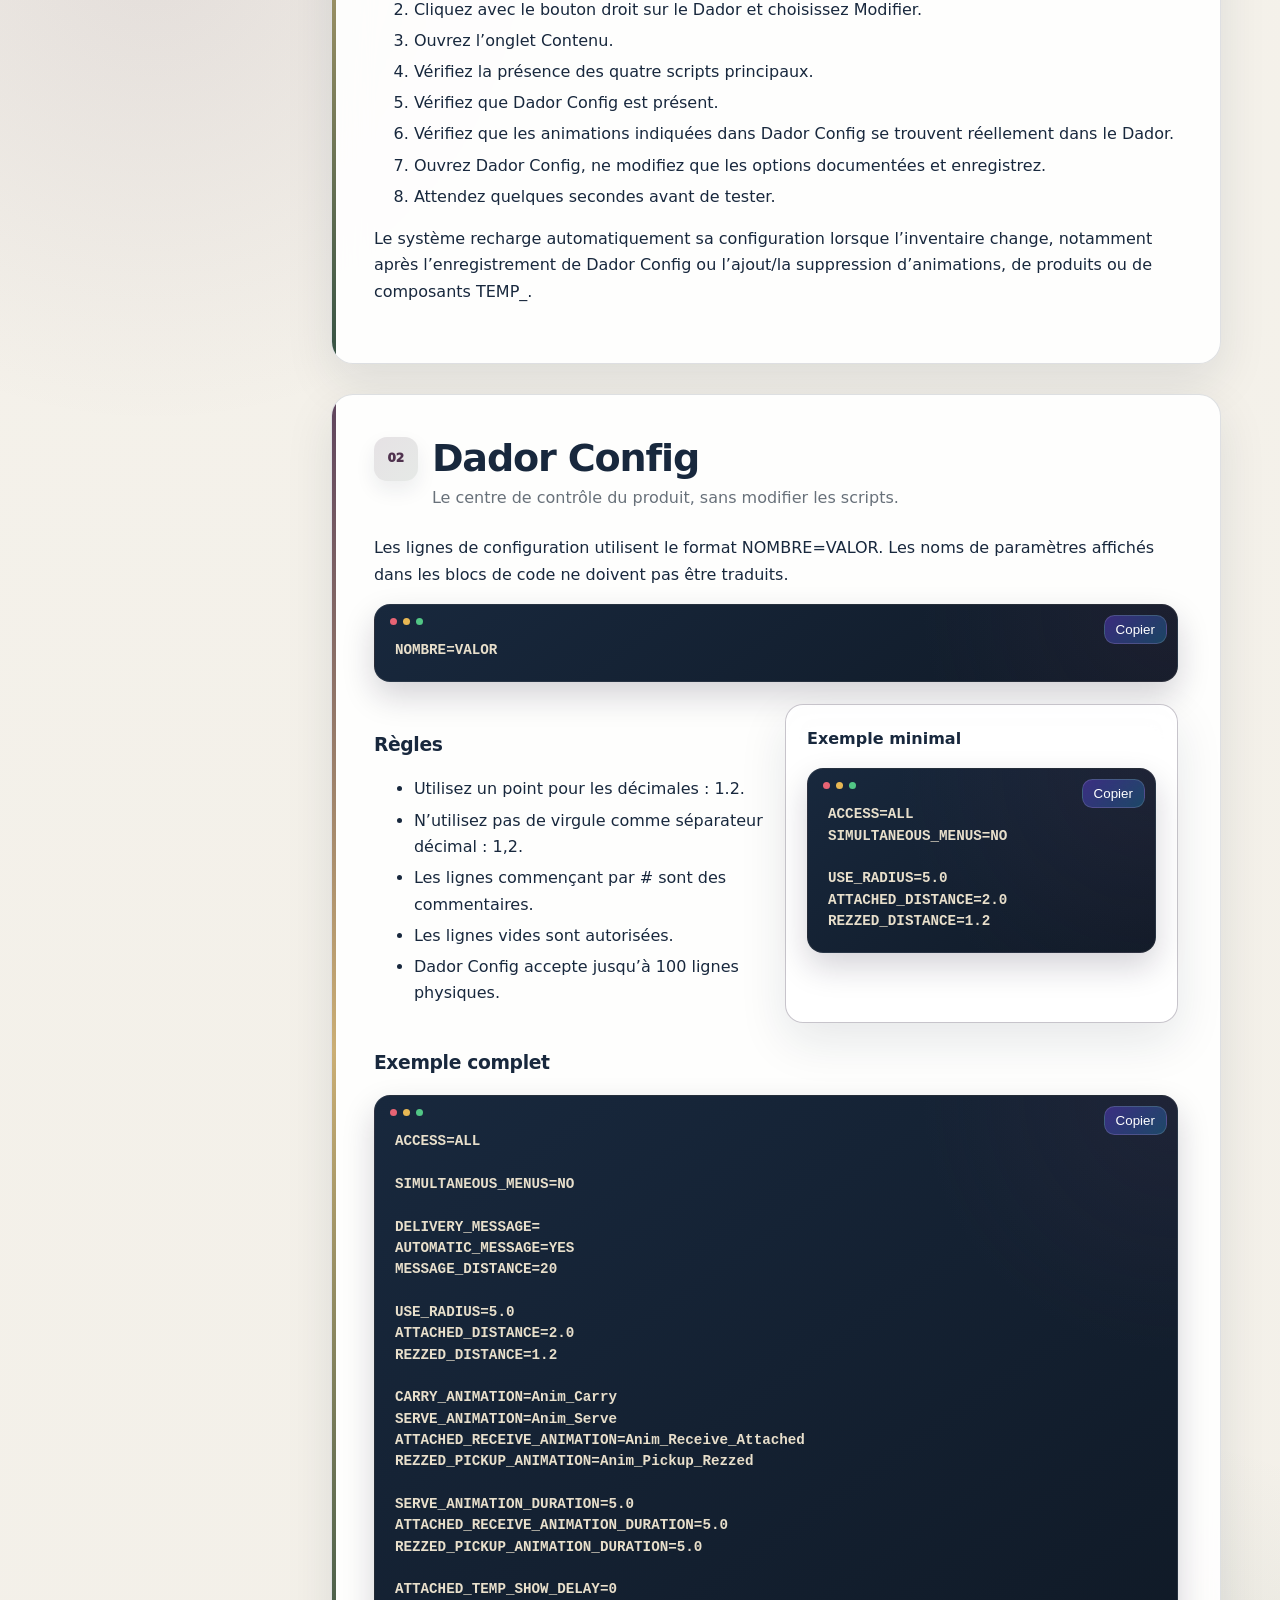
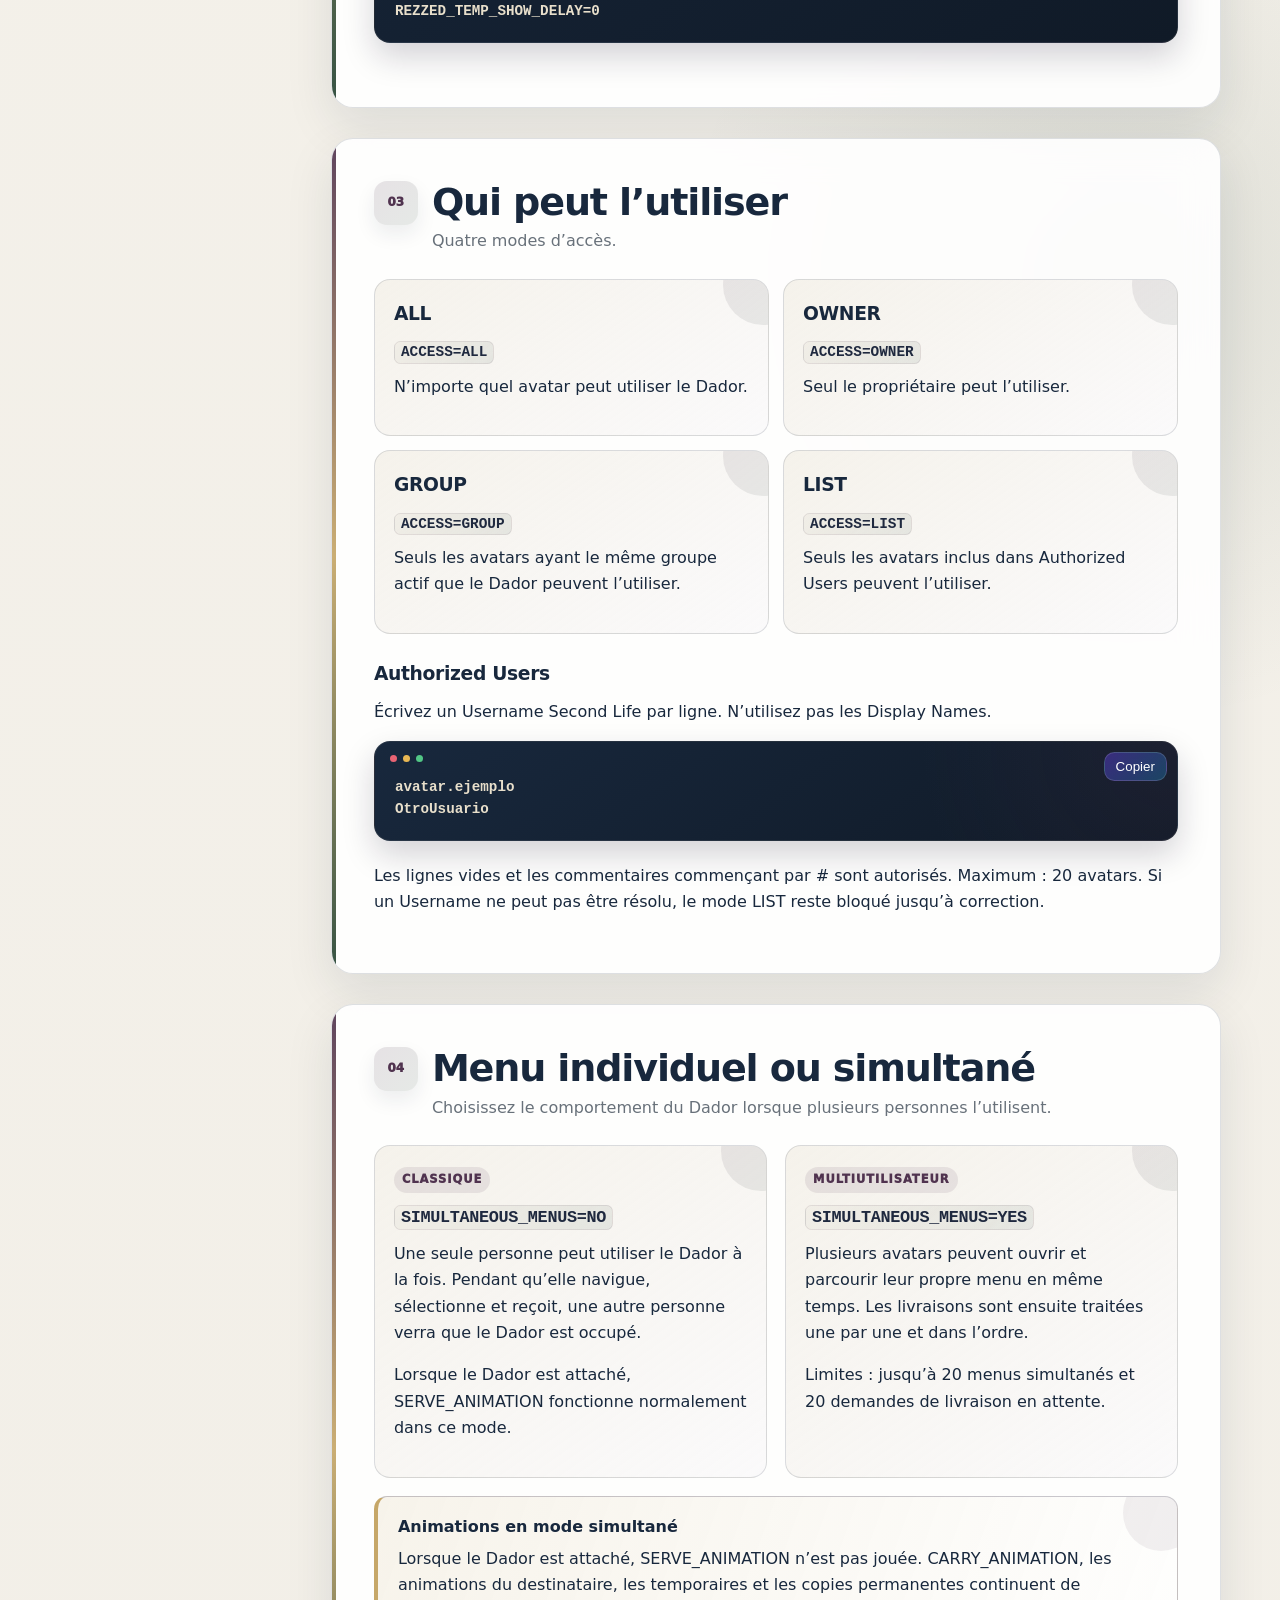
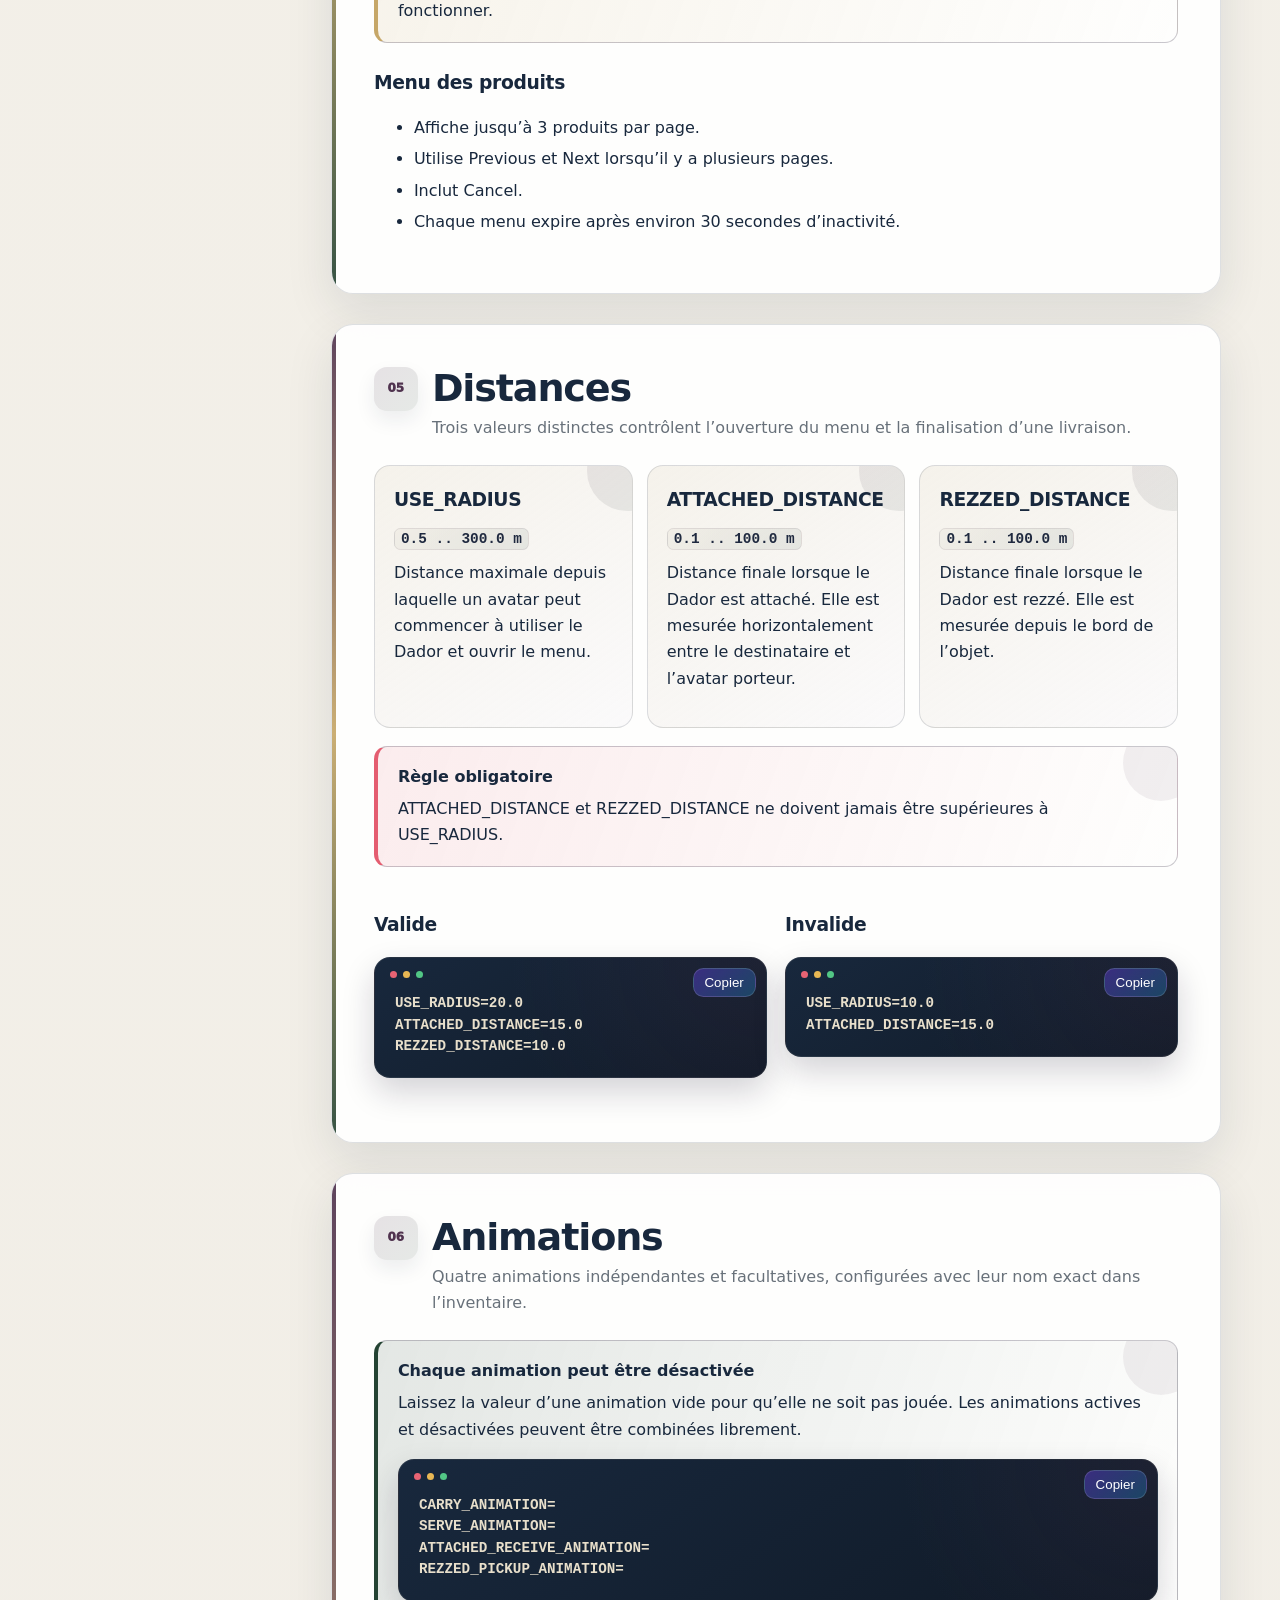
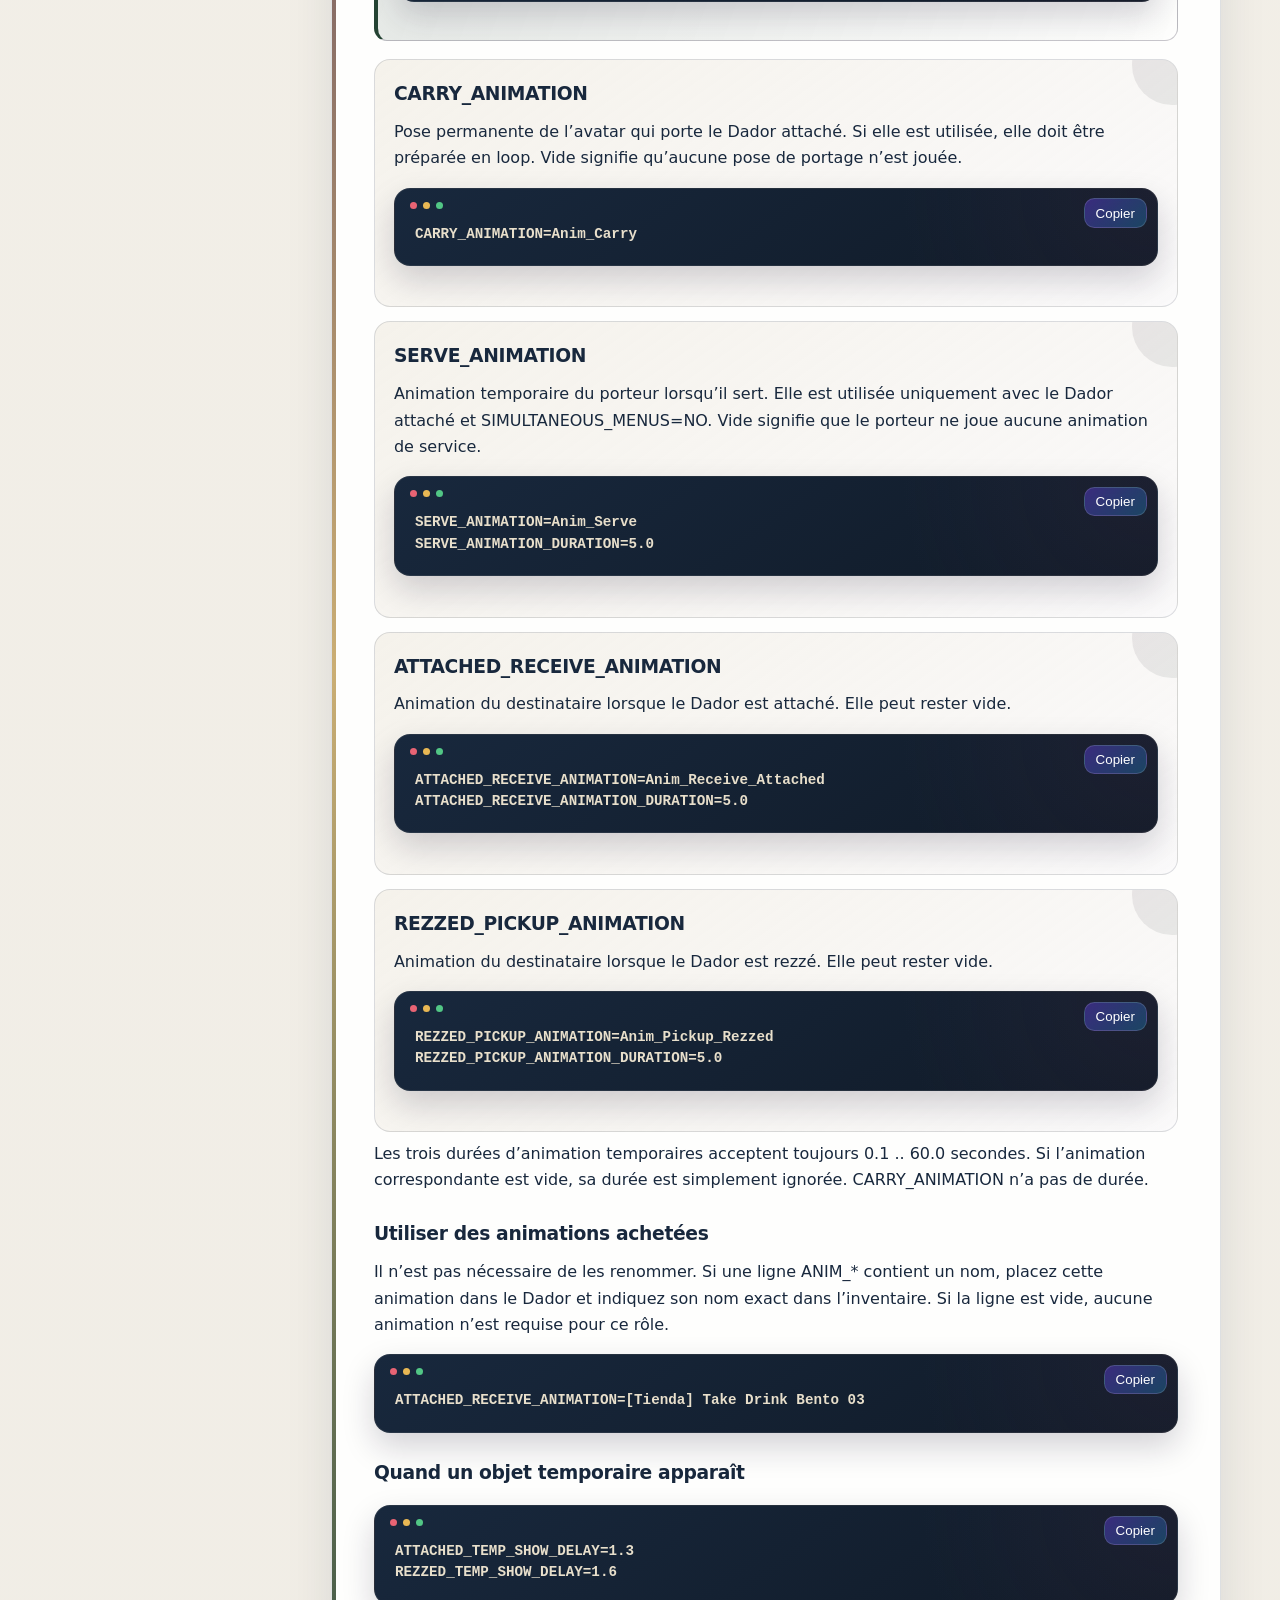
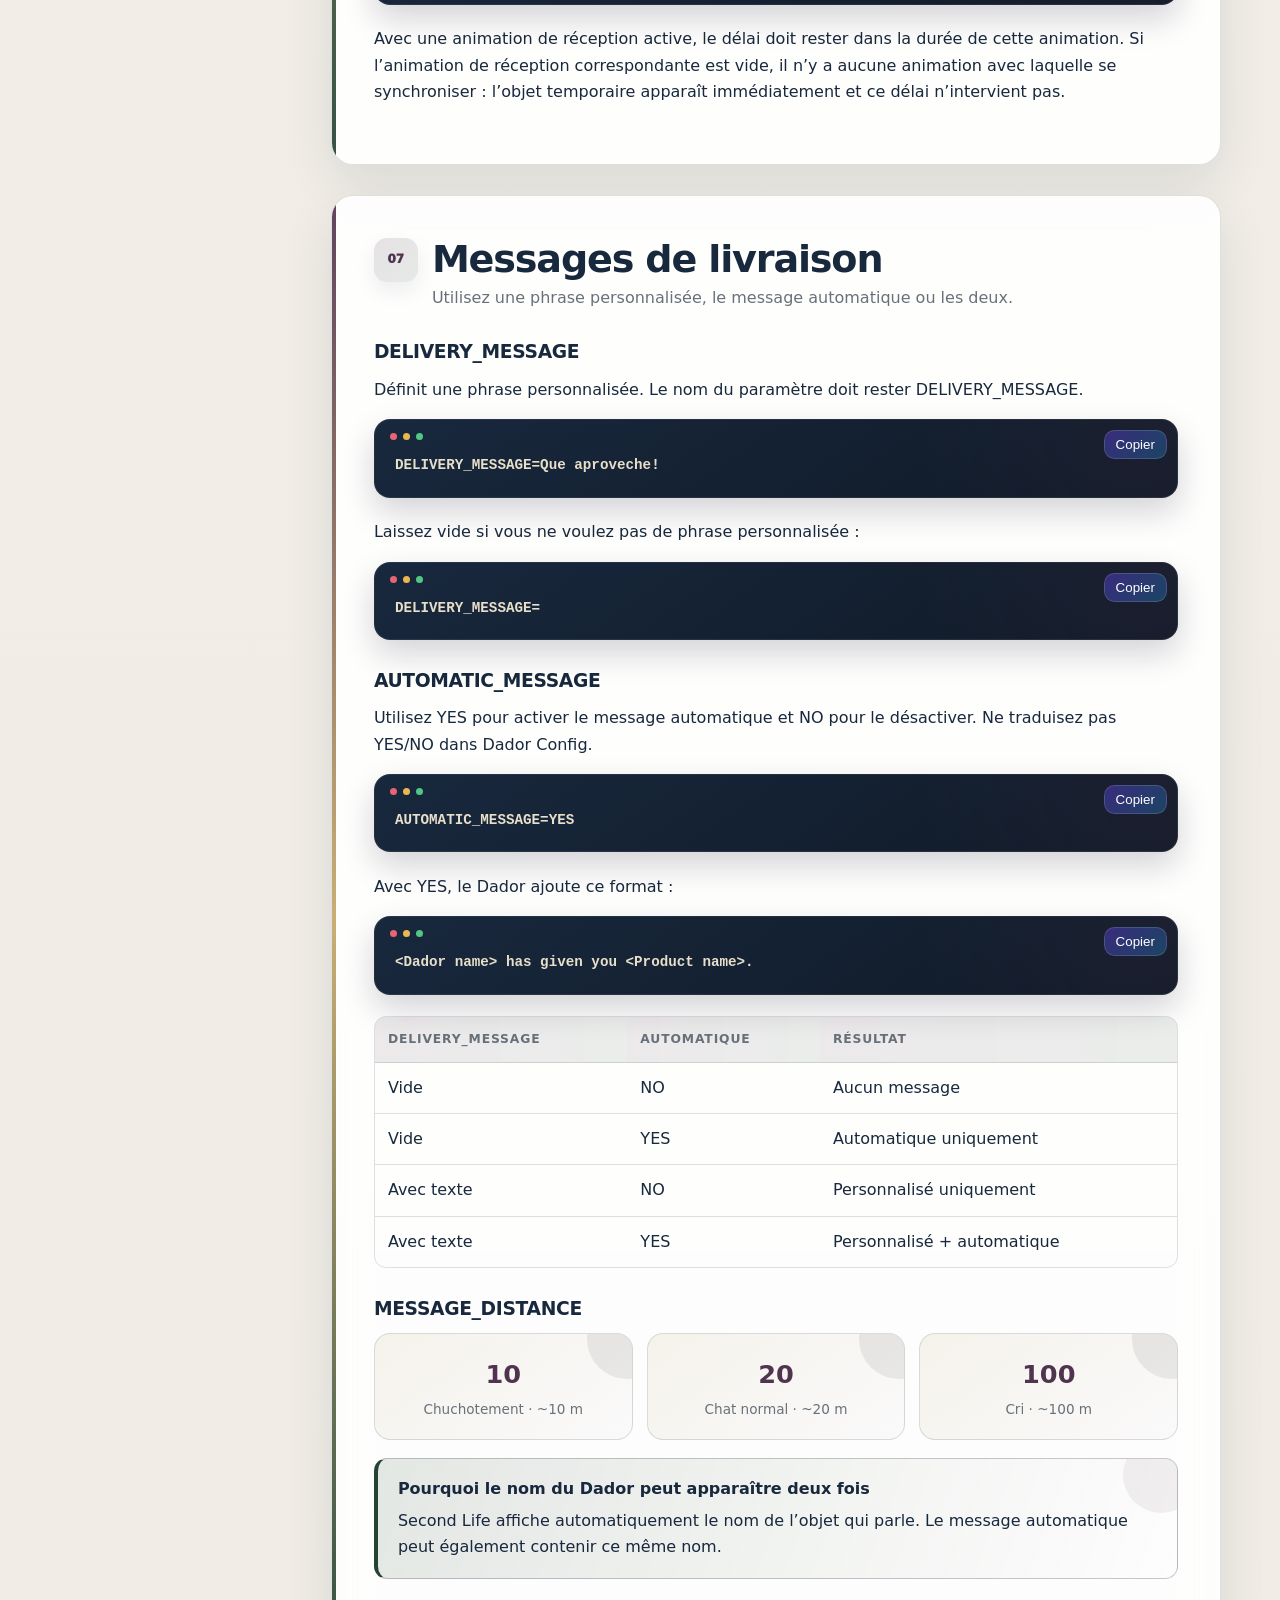
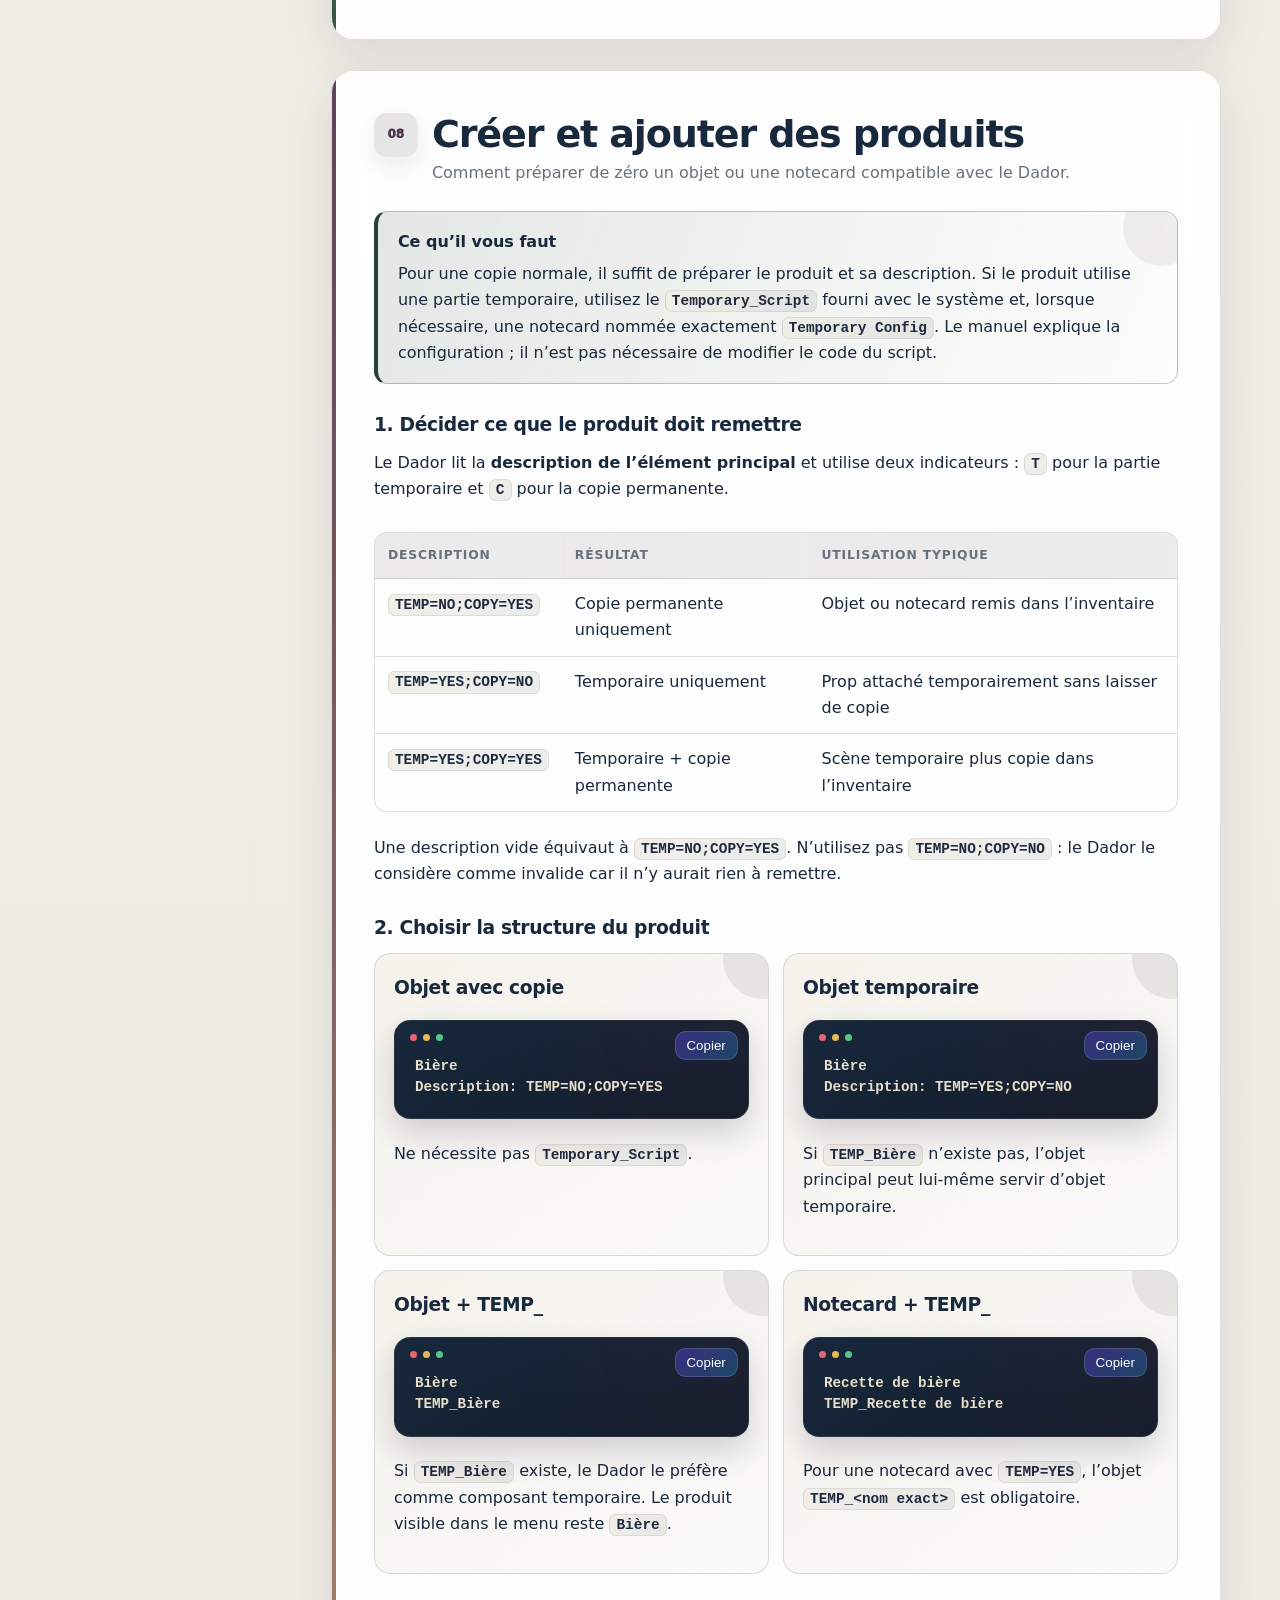
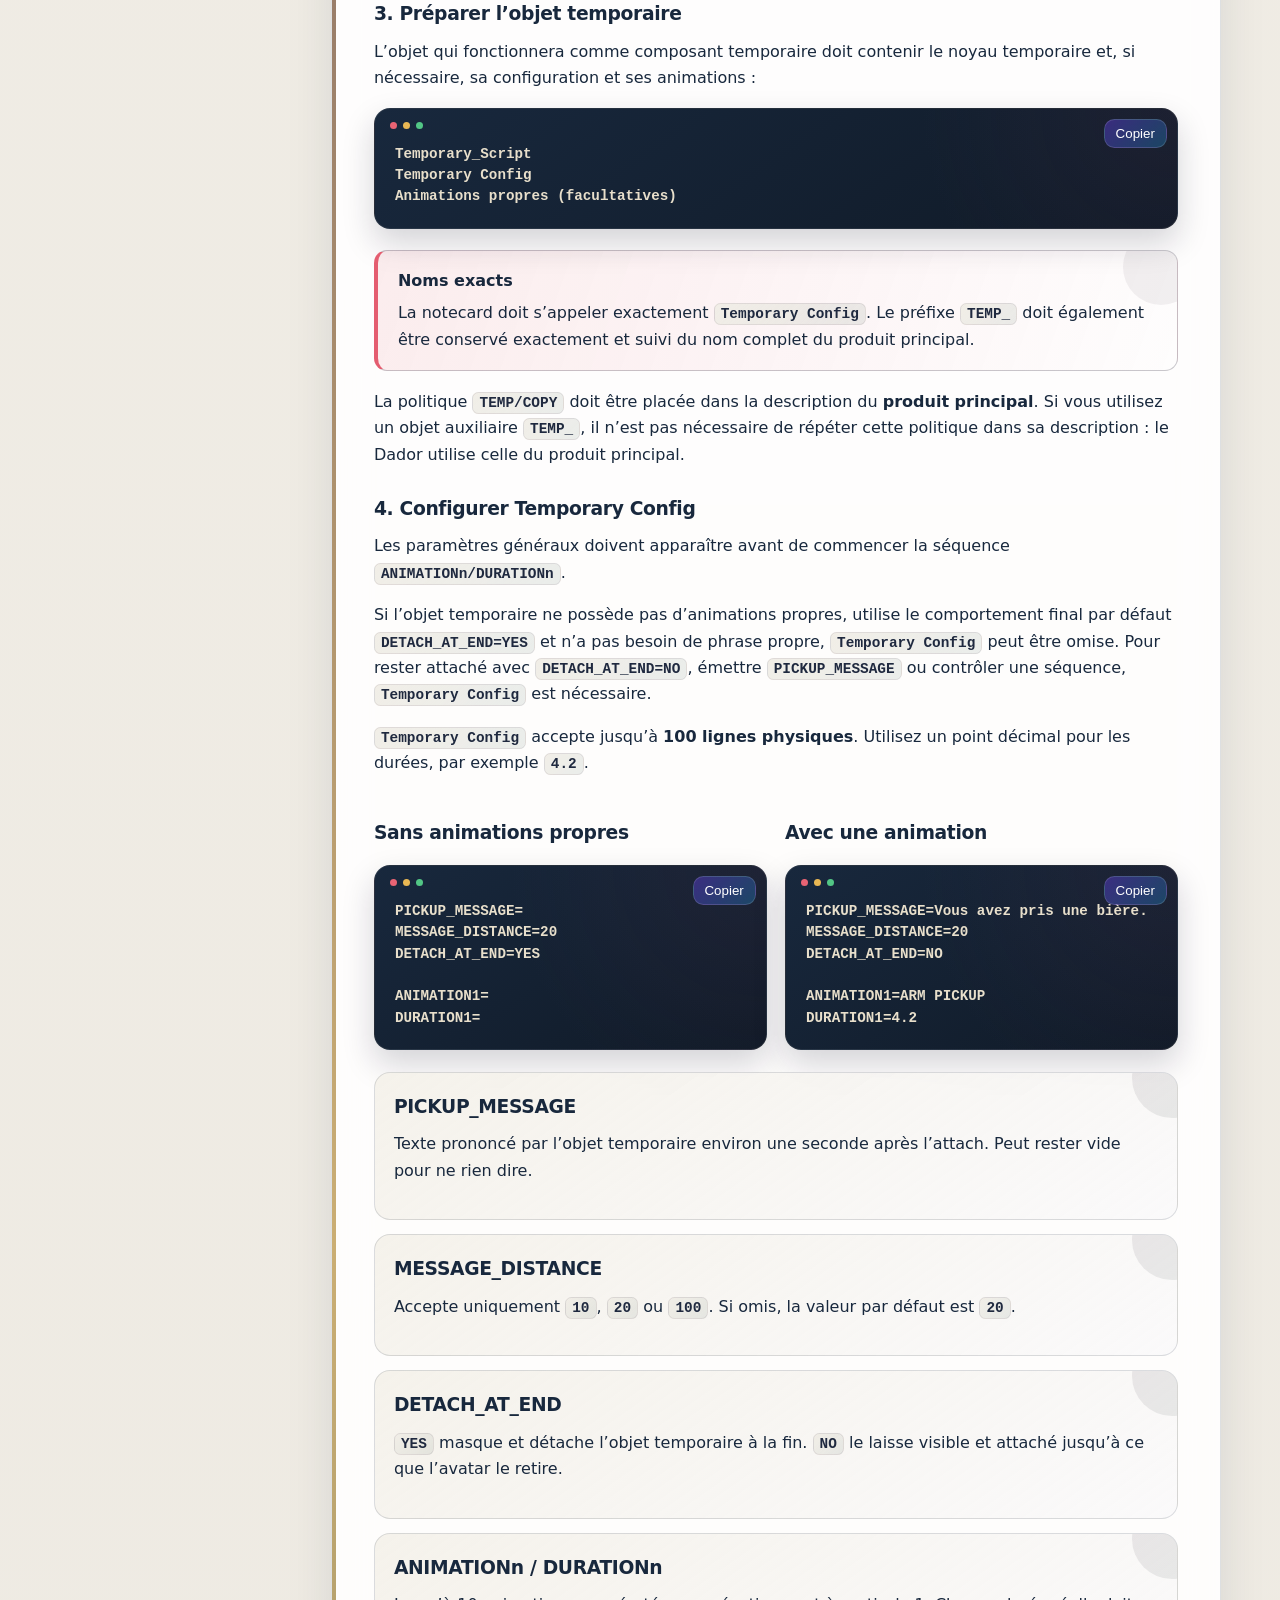
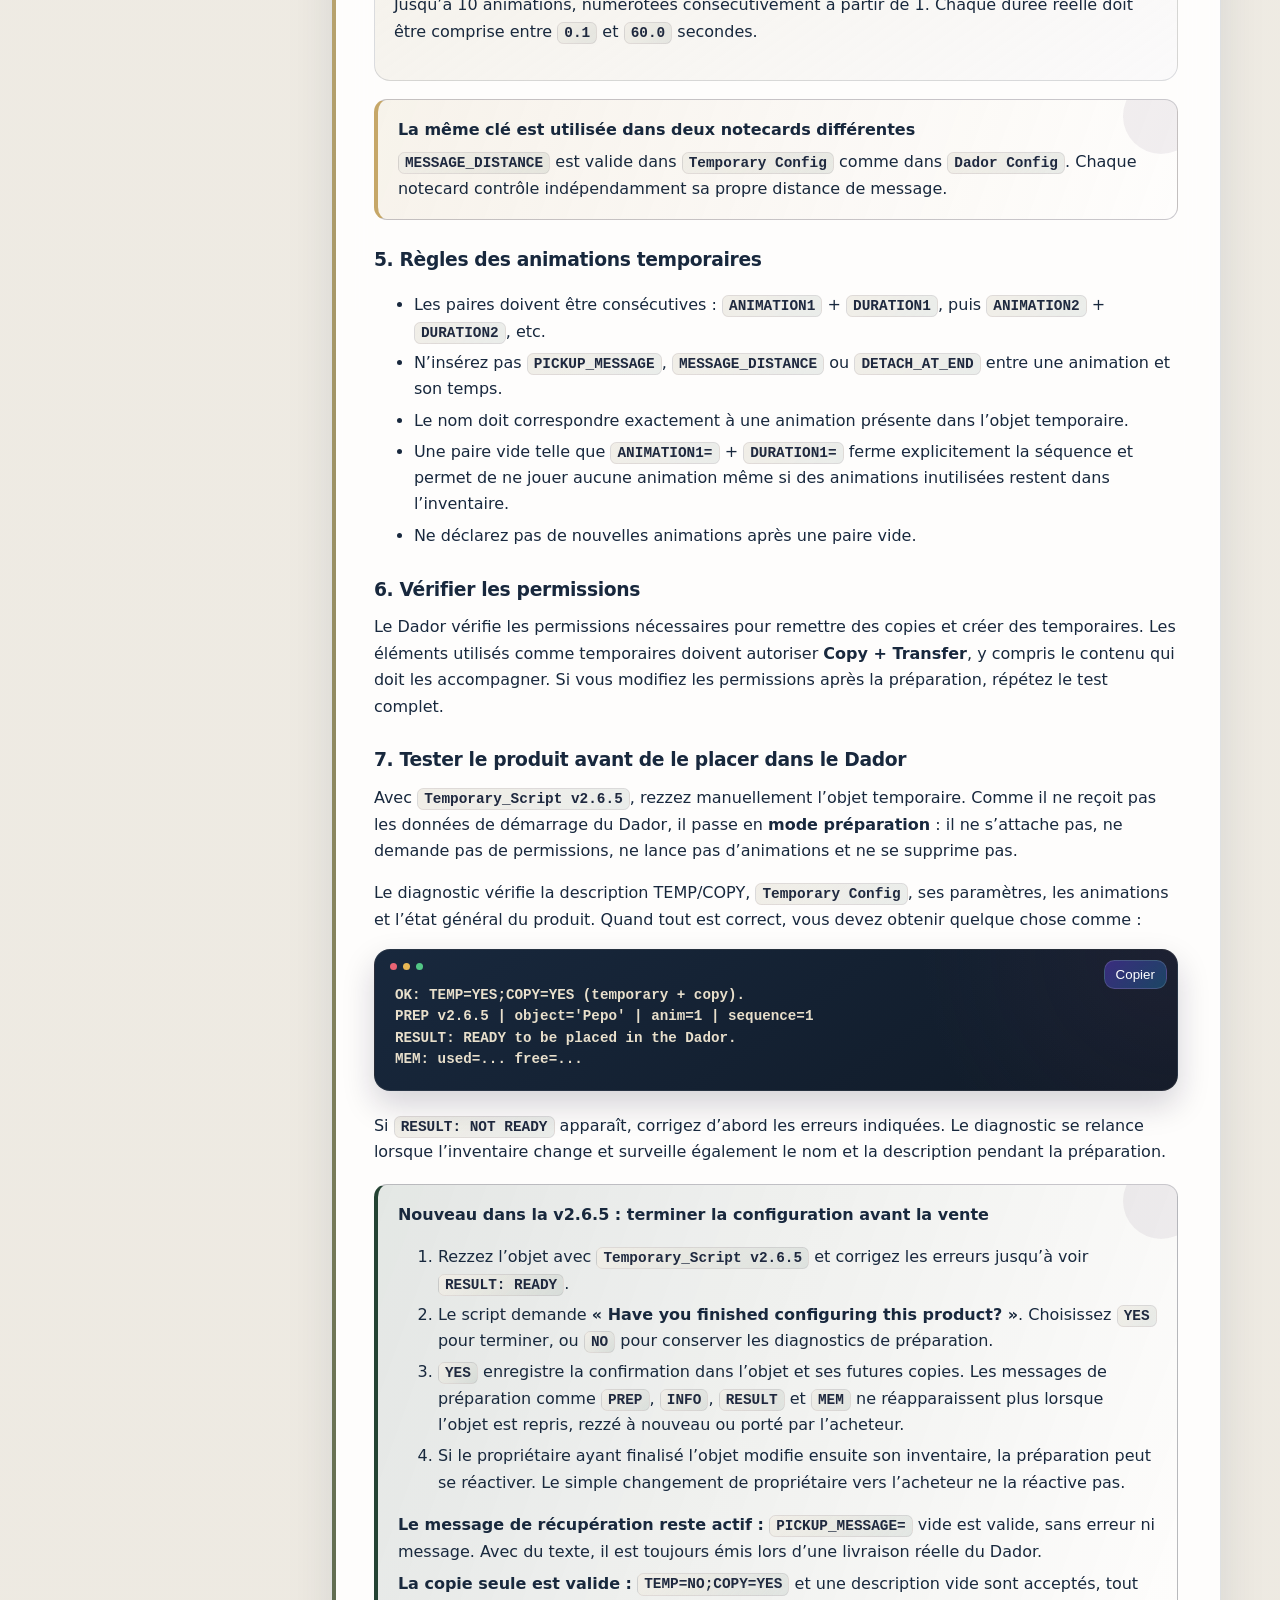
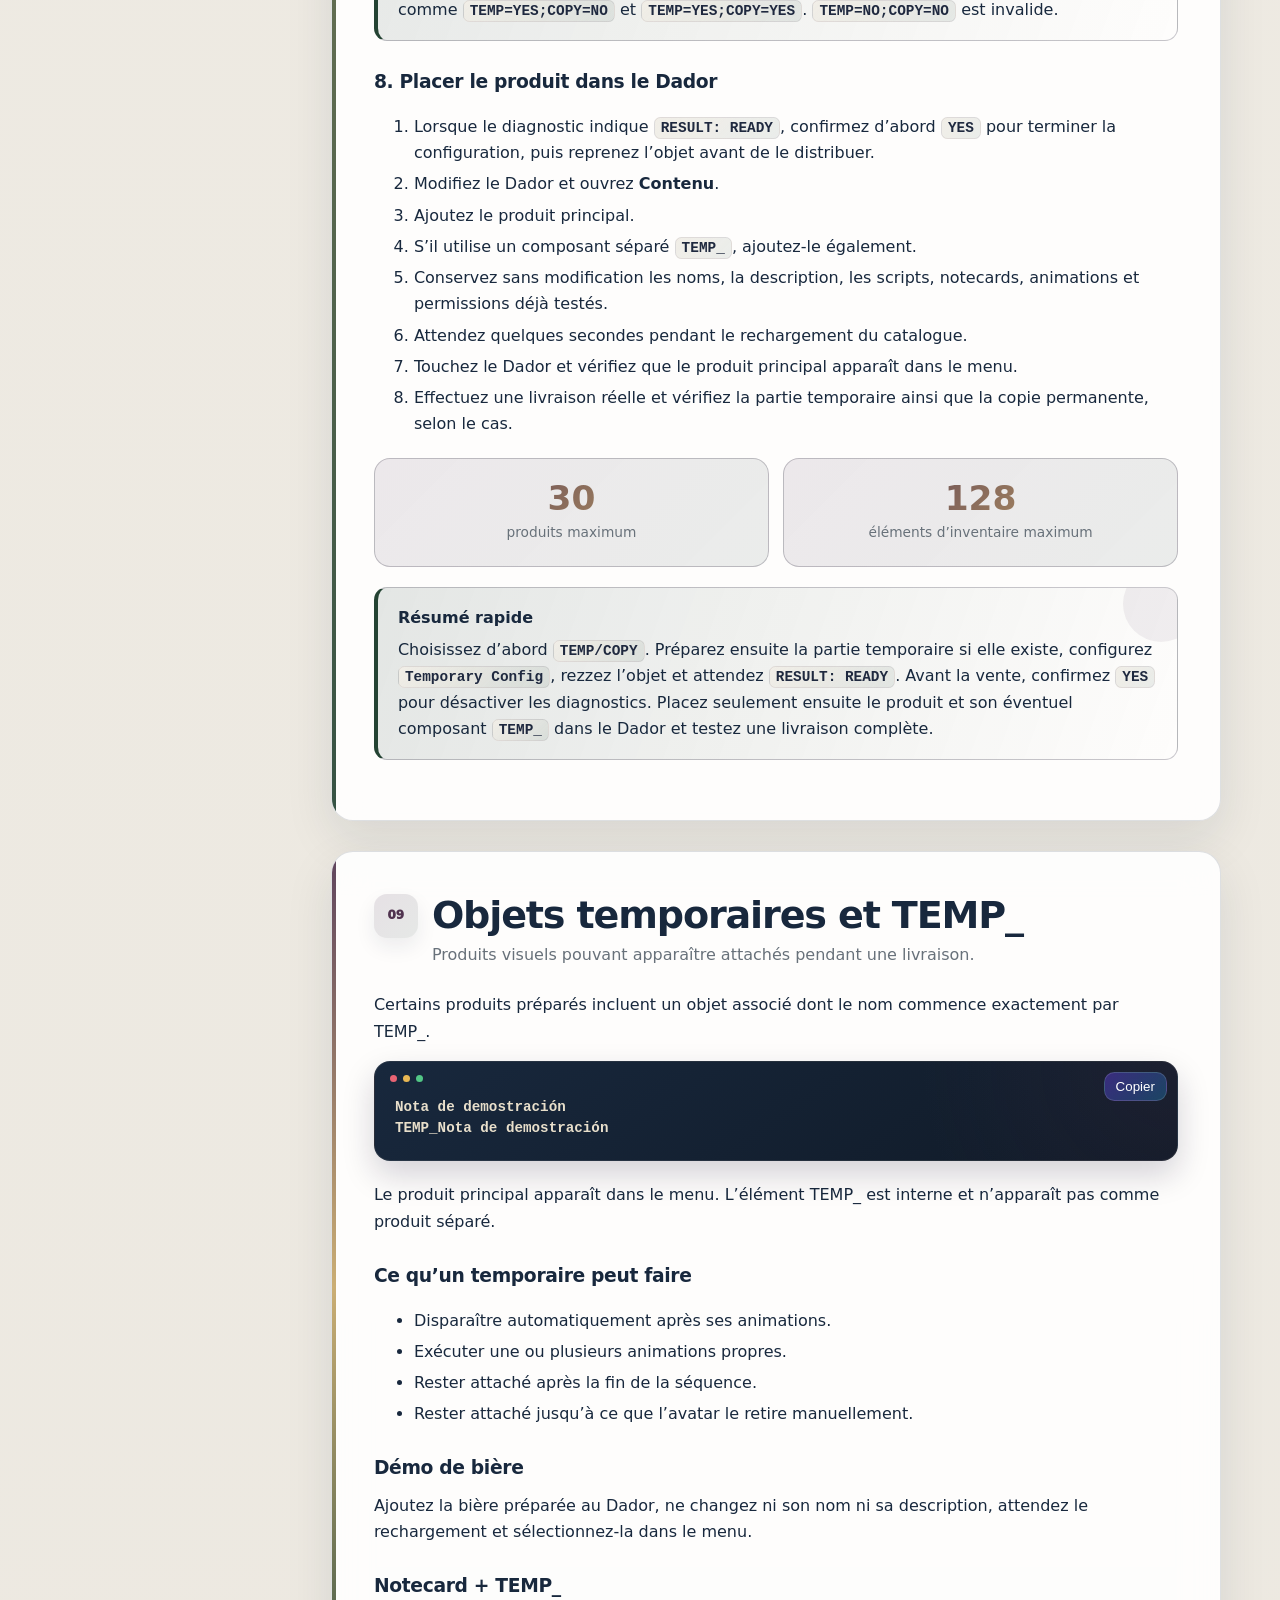
<file: docs/fr.html>
<!doctype html>
<html lang="fr" data-theme="light" data-language="fr">
<head>
  <meta charset="utf-8">
  <meta name="viewport" content="width=device-width,initial-scale=1">
  <meta name="description" content="Manuel utilisateur du Delivery pour Second Life.">
  <meta name="theme-color" content="#18283D">
  <title>Delivery · Manuel utilisateur · Sonja Creations</title>
  <link rel="icon" type="image/png" href="./assets/brand/icono2.png">
  <link rel="apple-touch-icon" href="./assets/brand/icono2.png">
  <link rel="stylesheet" href="./styles.css?v=sonja-creations-20261009-1">
</head>
<body>
<header class="topbar">
  <button class="icon-button mobile-only" id="menuButton" aria-label="Ouvrir le menu">☰</button>
  <a class="brand" href="#inicio" aria-label="Delivery">
    <img class="brand-icon" src="./assets/brand/icono2.png" alt="" width="40" height="40">
    <span><strong>Delivery</strong><small>Manuel utilisateur · Second Life</small></span>
  </a>
  <div class="top-actions">
    <label class="search"><span>⌕</span><input id="searchInput" type="search" placeholder="Rechercher dans le manuel…" aria-label="Rechercher dans le manuel…"></label>
    <div class="language-dropdown" id="languageDropdown">
        <button class="language-button" id="languageButton" type="button" aria-label="Changer de langue" aria-haspopup="true" aria-expanded="false">
          <img class="language-flag" width="22" height="14" id="currentLanguageFlag" src="./assets/flags/es.svg" alt="">
          <span class="language-code" id="currentLanguageCode">ES</span>
          <span class="language-chevron" aria-hidden="true">⌄</span>
        </button>
        <div class="language-menu" id="languageMenu" role="menu">
          <a href="./" data-lang="es" role="menuitem"><img class="language-flag" width="22" height="14" src="./assets/flags/es.svg" alt=""><span>ES</span></a>
          <a href="./en.html" data-lang="en" role="menuitem"><img class="language-flag" width="22" height="14" src="./assets/flags/gb.svg" alt=""><span>EN</span></a>
          <a href="./pt.html" data-lang="pt" role="menuitem"><img class="language-flag" width="22" height="14" src="./assets/flags/pt.svg" alt=""><span>PT</span></a>
          <a href="./de.html" data-lang="de" role="menuitem"><img class="language-flag" width="22" height="14" src="./assets/flags/de.svg" alt=""><span>DE</span></a>
          <a href="./fr.html" data-lang="fr" role="menuitem"><img class="language-flag" width="22" height="14" src="./assets/flags/fr.svg" alt=""><span>FR</span></a>
          <a href="./ja.html" data-lang="ja" role="menuitem"><img class="language-flag" width="22" height="14" src="./assets/flags/jp.svg" alt=""><span>日本語</span></a>
        </div>
      </div>
    <button class="icon-button" id="themeButton" aria-label="Changer de thème">◐</button>
  </div>
</header>

<div class="layout">
<aside class="sidebar" id="sidebar">
  <div class="sidebar-brand">
    <img src="./assets/brand/icono2.png" alt="" width="46" height="46">
    <div><strong>Sonja Creations</strong><small>Code. Create. Imagine.</small></div>
  </div>
  <nav>
    <a href="#inicio">Accueil</a>
    <a href="#primeros-pasos">Premiers pas</a>
    <div class="nav-group">Configuration</div>
    <a href="#config-dador">Dador Config</a>
    <a href="#acceso">Accès</a>
    <a href="#menus">Menus simultanés</a>
    <a href="#distancias">Distances</a>
    <a href="#animaciones">Animations</a>
    <a href="#mensajes">Messages</a>
    <div class="nav-group">Produits</div>
    <a href="#productos">Créer des produits</a>
    <a href="#temporales">Objets temporaires</a>
    <div class="nav-group">Utilisation</div>
    <a href="#uso">Rezzé et attaché</a>
    <a href="#problemas">Dépannage</a>
    <a href="#referencia">Référence rapide</a>
  </nav>
  <div class="sidebar-footer"><span class="pill">Manuel utilisateur v2.2</span><span class="muted">Dador_Main v1.4.1</span></div>
</aside>

<main class="content" id="content">
<section id="inicio" class="hero hero-sonja searchable">
  <div class="hero-copy">
    <div class="sonja-kicker"><img src="./assets/brand/icono2.png" alt="" width="24" height="24"><span>SONJA CREATIONS · CODE. CREATE. IMAGINE.</span></div>
    <span class="eyebrow">Second Life · documentation publique</span>
    <h1>Delivery</h1>
    <p class="lead">Un système permettant de proposer des produits via un menu, soit rezzé dans le monde, soit attaché à un avatar.</p>
    <div class="hero-actions"><a class="button primary" href="#primeros-pasos">Commencer</a><a class="button ghost" href="#referencia">Référence rapide</a></div>
    <div class="badges"><span>Menus configurables</span><span>Rezzé ou attaché</span><span>Objets et notecards</span><span>Objets temporaires compatibles</span></div>
  </div>
  <div class="hero-card">
    <div class="hero-brand-icon"><img src="./assets/brand/icono2.png" alt="Sonja Creations"></div>
    <h3>Ce qu’il peut faire</h3>
    <ul class="check-list">
      <li>Livrer des produits dans l’inventaire</li><li>Afficher des objets temporaires attachés</li><li>Combiner temporaire + copie permanente</li><li>Fonctionner avec plusieurs utilisateurs</li><li>Utiliser des animations configurables</li><li>Afficher des messages de livraison</li>
    </ul>
  </div>
</section>


<div id="noResults" class="no-results" hidden><h2>Aucun résultat</h2><p>Essayez un autre terme de recherche.</p></div>

<section id="primeros-pasos" class="doc-section searchable">
  <div class="section-heading"><span class="step">01</span><div><h2>Premiers pas</h2><p>Vérifiez le contenu et préparez le Dador à l’utilisation.</p></div></div>
  <h3>Contenu du Dador</h3>
  <p>Ces quatre scripts doivent rester dans le Dador :</p>
  <pre><code>Dador_Main v1.4.1
Dador_Config_Products v1.3.4
Dador_Carrier_Animation v1.3.1
Dador_Multiuser_Menu v1.0.1</code></pre>
  <p>Vous trouverez également Dador Config, Authorized Users, les animations utilisées, les produits installés et d’éventuels composants TEMP_.</p>
  <div class="callout danger"><strong>Les noms exacts sont obligatoires</strong><p>La notecard principale doit s’appeler exactement Dador Config. Si vous utilisez ACCESS=LIST, la notecard doit s’appeler exactement Authorized Users. Ne renommez pas les scripts ni les composants TEMP_.</p></div>
  <h3>Premier démarrage</h3>
  <ol><li>Rezzez une copie du Dador dans une zone où vous pouvez modifier les objets et exécuter les scripts.</li><li>Cliquez avec le bouton droit sur le Dador et choisissez Modifier.</li><li>Ouvrez l’onglet Contenu.</li><li>Vérifiez la présence des quatre scripts principaux.</li><li>Vérifiez que Dador Config est présent.</li><li>Vérifiez que les animations indiquées dans Dador Config se trouvent réellement dans le Dador.</li><li>Ouvrez Dador Config, ne modifiez que les options documentées et enregistrez.</li><li>Attendez quelques secondes avant de tester.</li></ol>
  <p>Le système recharge automatiquement sa configuration lorsque l’inventaire change, notamment après l’enregistrement de Dador Config ou l’ajout/la suppression d’animations, de produits ou de composants TEMP_.</p>
</section>

<section id="config-dador" class="doc-section searchable">
  <div class="section-heading"><span class="step">02</span><div><h2>Dador Config</h2><p>Le centre de contrôle du produit, sans modifier les scripts.</p></div></div>
  <p>Les lignes de configuration utilisent le format NOMBRE=VALOR. Les noms de paramètres affichés dans les blocs de code ne doivent pas être traduits.</p>
  <pre><code>NOMBRE=VALOR</code></pre>
  <div class="two-col">
    <div><h3>Règles</h3><ul><li>Utilisez un point pour les décimales : 1.2.</li><li>N’utilisez pas de virgule comme séparateur décimal : 1,2.</li><li>Les lignes commençant par # sont des commentaires.</li><li>Les lignes vides sont autorisées.</li><li>Dador Config accepte jusqu’à 100 lignes physiques.</li></ul></div>
    <div class="mini-card"><strong>Exemple minimal</strong><pre><code>ACCESS=ALL
SIMULTANEOUS_MENUS=NO

USE_RADIUS=5.0
ATTACHED_DISTANCE=2.0
REZZED_DISTANCE=1.2</code></pre></div>
  </div>
  <h3>Exemple complet</h3><pre><code>ACCESS=ALL

SIMULTANEOUS_MENUS=NO

DELIVERY_MESSAGE=
AUTOMATIC_MESSAGE=YES
MESSAGE_DISTANCE=20

USE_RADIUS=5.0
ATTACHED_DISTANCE=2.0
REZZED_DISTANCE=1.2

CARRY_ANIMATION=Anim_Carry
SERVE_ANIMATION=Anim_Serve
ATTACHED_RECEIVE_ANIMATION=Anim_Receive_Attached
REZZED_PICKUP_ANIMATION=Anim_Pickup_Rezzed

SERVE_ANIMATION_DURATION=5.0
ATTACHED_RECEIVE_ANIMATION_DURATION=5.0
REZZED_PICKUP_ANIMATION_DURATION=5.0

ATTACHED_TEMP_SHOW_DELAY=0
REZZED_TEMP_SHOW_DELAY=0</code></pre>
</section>

<section id="acceso" class="doc-section searchable">
  <div class="section-heading"><span class="step">03</span><div><h2>Qui peut l’utiliser</h2><p>Quatre modes d’accès.</p></div></div>
  <div class="cards four">
    <article><h3>ALL</h3><code>ACCESS=ALL</code><p>N’importe quel avatar peut utiliser le Dador.</p></article>
    <article><h3>OWNER</h3><code>ACCESS=OWNER</code><p>Seul le propriétaire peut l’utiliser.</p></article>
    <article><h3>GROUP</h3><code>ACCESS=GROUP</code><p>Seuls les avatars ayant le même groupe actif que le Dador peuvent l’utiliser.</p></article>
    <article><h3>LIST</h3><code>ACCESS=LIST</code><p>Seuls les avatars inclus dans Authorized Users peuvent l’utiliser.</p></article>
  </div>
  <h3>Authorized Users</h3>
  <p>Écrivez un Username Second Life par ligne. N’utilisez pas les Display Names.</p><pre><code>avatar.ejemplo
OtroUsuario</code></pre><p>Les lignes vides et les commentaires commençant par # sont autorisés. Maximum : 20 avatars. Si un Username ne peut pas être résolu, le mode LIST reste bloqué jusqu’à correction.</p>
</section>

<section id="menus" class="doc-section searchable">
  <div class="section-heading"><span class="step">04</span><div><h2>Menu individuel ou simultané</h2><p>Choisissez le comportement du Dador lorsque plusieurs personnes l’utilisent.</p></div></div>
  <div class="compare">
    <article><span class="compare-label">Classique</span><h3><code>SIMULTANEOUS_MENUS=NO</code></h3><p>Une seule personne peut utiliser le Dador à la fois. Pendant qu’elle navigue, sélectionne et reçoit, une autre personne verra que le Dador est occupé.</p><p>Lorsque le Dador est attaché, SERVE_ANIMATION fonctionne normalement dans ce mode.</p></article>
    <article><span class="compare-label">Multiutilisateur</span><h3><code>SIMULTANEOUS_MENUS=YES</code></h3><p>Plusieurs avatars peuvent ouvrir et parcourir leur propre menu en même temps. Les livraisons sont ensuite traitées une par une et dans l’ordre.</p><p>Limites : jusqu’à 20 menus simultanés et 20 demandes de livraison en attente.</p></article>
  </div>
  <div class="callout warning"><strong>Animations en mode simultané</strong><p>Lorsque le Dador est attaché, SERVE_ANIMATION n’est pas jouée. CARRY_ANIMATION, les animations du destinataire, les temporaires et les copies permanentes continuent de fonctionner.</p></div>
  <h3>Menu des produits</h3><ul><li>Affiche jusqu’à 3 produits par page.</li><li>Utilise Previous et Next lorsqu’il y a plusieurs pages.</li><li>Inclut Cancel.</li><li>Chaque menu expire après environ 30 secondes d’inactivité.</li></ul>
</section>

<section id="distancias" class="doc-section searchable">
  <div class="section-heading"><span class="step">05</span><div><h2>Distances</h2><p>Trois valeurs distinctes contrôlent l’ouverture du menu et la finalisation d’une livraison.</p></div></div>
  <div class="cards three">
    <article><h3>USE_RADIUS</h3><code>0.5 .. 300.0 m</code><p>Distance maximale depuis laquelle un avatar peut commencer à utiliser le Dador et ouvrir le menu.</p></article>
    <article><h3>ATTACHED_DISTANCE</h3><code>0.1 .. 100.0 m</code><p>Distance finale lorsque le Dador est attaché. Elle est mesurée horizontalement entre le destinataire et l’avatar porteur.</p></article>
    <article><h3>REZZED_DISTANCE</h3><code>0.1 .. 100.0 m</code><p>Distance finale lorsque le Dador est rezzé. Elle est mesurée depuis le bord de l’objet.</p></article>
  </div>
  <div class="callout danger"><strong>Règle obligatoire</strong><p>ATTACHED_DISTANCE et REZZED_DISTANCE ne doivent jamais être supérieures à USE_RADIUS.</p></div>
  <div class="two-col"><div><h3>Valide</h3><pre><code>USE_RADIUS=20.0
ATTACHED_DISTANCE=15.0
REZZED_DISTANCE=10.0</code></pre></div><div><h3>Invalide</h3><pre><code>USE_RADIUS=10.0
ATTACHED_DISTANCE=15.0</code></pre></div></div>
</section>

<section id="animaciones" class="doc-section searchable">
  <div class="section-heading"><span class="step">06</span><div><h2>Animations</h2><p>Quatre animations indépendantes et facultatives, configurées avec leur nom exact dans l’inventaire.</p></div></div>
  <div class="callout info"><strong>Chaque animation peut être désactivée</strong><p>Laissez la valeur d’une animation vide pour qu’elle ne soit pas jouée. Les animations actives et désactivées peuvent être combinées librement.</p><pre><code>CARRY_ANIMATION=
SERVE_ANIMATION=
ATTACHED_RECEIVE_ANIMATION=
REZZED_PICKUP_ANIMATION=</code></pre></div>
  <div class="feature-list">
    <article><h3>CARRY_ANIMATION</h3><p>Pose permanente de l’avatar qui porte le Dador attaché. Si elle est utilisée, elle doit être préparée en loop. Vide signifie qu’aucune pose de portage n’est jouée.</p><pre><code>CARRY_ANIMATION=Anim_Carry</code></pre></article>
    <article><h3>SERVE_ANIMATION</h3><p>Animation temporaire du porteur lorsqu’il sert. Elle est utilisée uniquement avec le Dador attaché et SIMULTANEOUS_MENUS=NO. Vide signifie que le porteur ne joue aucune animation de service.</p><pre><code>SERVE_ANIMATION=Anim_Serve
SERVE_ANIMATION_DURATION=5.0</code></pre></article>
    <article><h3>ATTACHED_RECEIVE_ANIMATION</h3><p>Animation du destinataire lorsque le Dador est attaché. Elle peut rester vide.</p><pre><code>ATTACHED_RECEIVE_ANIMATION=Anim_Receive_Attached
ATTACHED_RECEIVE_ANIMATION_DURATION=5.0</code></pre></article>
    <article><h3>REZZED_PICKUP_ANIMATION</h3><p>Animation du destinataire lorsque le Dador est rezzé. Elle peut rester vide.</p><pre><code>REZZED_PICKUP_ANIMATION=Anim_Pickup_Rezzed
REZZED_PICKUP_ANIMATION_DURATION=5.0</code></pre></article>
  </div>
  <p>Les trois durées d’animation temporaires acceptent toujours 0.1 .. 60.0 secondes. Si l’animation correspondante est vide, sa durée est simplement ignorée. CARRY_ANIMATION n’a pas de durée.</p>
  <h3>Utiliser des animations achetées</h3><p>Il n’est pas nécessaire de les renommer. Si une ligne ANIM_* contient un nom, placez cette animation dans le Dador et indiquez son nom exact dans l’inventaire. Si la ligne est vide, aucune animation n’est requise pour ce rôle.</p><pre><code>ATTACHED_RECEIVE_ANIMATION=[Tienda] Take Drink Bento 03</code></pre>
  <h3>Quand un objet temporaire apparaît</h3><pre><code>ATTACHED_TEMP_SHOW_DELAY=1.3
REZZED_TEMP_SHOW_DELAY=1.6</code></pre><p>Avec une animation de réception active, le délai doit rester dans la durée de cette animation. Si l’animation de réception correspondante est vide, il n’y a aucune animation avec laquelle se synchroniser : l’objet temporaire apparaît immédiatement et ce délai n’intervient pas.</p>
</section>

<section id="mensajes" class="doc-section searchable">
  <div class="section-heading"><span class="step">07</span><div><h2>Messages de livraison</h2><p>Utilisez une phrase personnalisée, le message automatique ou les deux.</p></div></div>
  <h3>DELIVERY_MESSAGE</h3><p>Définit une phrase personnalisée. Le nom du paramètre doit rester DELIVERY_MESSAGE.</p><pre><code>DELIVERY_MESSAGE=Que aproveche!</code></pre><p>Laissez vide si vous ne voulez pas de phrase personnalisée :</p><pre><code>DELIVERY_MESSAGE=</code></pre>
  <h3>AUTOMATIC_MESSAGE</h3><p>Utilisez YES pour activer le message automatique et NO pour le désactiver. Ne traduisez pas YES/NO dans Dador Config.</p><pre><code>AUTOMATIC_MESSAGE=YES</code></pre><p>Avec YES, le Dador ajoute ce format :</p><pre><code>&lt;Dador name&gt; has given you &lt;Product name&gt;.</code></pre>
  <table><thead><tr><th>DELIVERY_MESSAGE</th><th>Automatique</th><th>Résultat</th></tr></thead><tbody>
    <tr><td>Vide</td><td>NO</td><td>Aucun message</td></tr>
    <tr><td>Vide</td><td>YES</td><td>Automatique uniquement</td></tr>
    <tr><td>Avec texte</td><td>NO</td><td>Personnalisé uniquement</td></tr>
    <tr><td>Avec texte</td><td>YES</td><td>Personnalisé + automatique</td></tr>
  </tbody></table>
  <h3>MESSAGE_DISTANCE</h3>
  <div class="cards three compact"><article><strong>10</strong><span>Chuchotement · ~10 m</span></article><article><strong>20</strong><span>Chat normal · ~20 m</span></article><article><strong>100</strong><span>Cri · ~100 m</span></article></div>
  <div class="callout info"><strong>Pourquoi le nom du Dador peut apparaître deux fois</strong><p>Second Life affiche automatiquement le nom de l’objet qui parle. Le message automatique peut également contenir ce même nom.</p></div>
</section>

<section id="productos" class="doc-section searchable">
  <div class="section-heading"><span class="step">08</span><div><h2>Créer et ajouter des produits</h2><p>Comment préparer de zéro un objet ou une notecard compatible avec le Dador.</p></div></div>

  <div class="callout info"><strong>Ce qu’il vous faut</strong><p>Pour une copie normale, il suffit de préparer le produit et sa description. Si le produit utilise une partie temporaire, utilisez le <code>Temporary_Script</code> fourni avec le système et, lorsque nécessaire, une notecard nommée exactement <code>Temporary Config</code>. Le manuel explique la configuration ; il n’est pas nécessaire de modifier le code du script.</p></div>

  <h3>1. Décider ce que le produit doit remettre</h3>
  <p>Le Dador lit la <strong>description de l’élément principal</strong> et utilise deux indicateurs : <code>T</code> pour la partie temporaire et <code>C</code> pour la copie permanente.</p>
  <div class="table-wrap"><table><thead><tr><th>Description</th><th>Résultat</th><th>Utilisation typique</th></tr></thead><tbody>
    <tr><td><code>TEMP=NO;COPY=YES</code></td><td>Copie permanente uniquement</td><td>Objet ou notecard remis dans l’inventaire</td></tr>
    <tr><td><code>TEMP=YES;COPY=NO</code></td><td>Temporaire uniquement</td><td>Prop attaché temporairement sans laisser de copie</td></tr>
    <tr><td><code>TEMP=YES;COPY=YES</code></td><td>Temporaire + copie permanente</td><td>Scène temporaire plus copie dans l’inventaire</td></tr>
  </tbody></table></div>
  <p>Une description vide équivaut à <code>TEMP=NO;COPY=YES</code>. N’utilisez pas <code>TEMP=NO;COPY=NO</code> : le Dador le considère comme invalide car il n’y aurait rien à remettre.</p>

  <h3>2. Choisir la structure du produit</h3>
  <div class="cards four">
    <article><h3>Objet avec copie</h3><pre><code>Bière
Description: TEMP=NO;COPY=YES</code></pre><p>Ne nécessite pas <code>Temporary_Script</code>.</p></article>
    <article><h3>Objet temporaire</h3><pre><code>Bière
Description: TEMP=YES;COPY=NO</code></pre><p>Si <code>TEMP_Bière</code> n’existe pas, l’objet principal peut lui-même servir d’objet temporaire.</p></article>
    <article><h3>Objet + TEMP_</h3><pre><code>Bière
TEMP_Bière</code></pre><p>Si <code>TEMP_Bière</code> existe, le Dador le préfère comme composant temporaire. Le produit visible dans le menu reste <code>Bière</code>.</p></article>
    <article><h3>Notecard + TEMP_</h3><pre><code>Recette de bière
TEMP_Recette de bière</code></pre><p>Pour une notecard avec <code>TEMP=YES</code>, l’objet <code>TEMP_&lt;nom exact&gt;</code> est obligatoire.</p></article>
  </div>

  <h3>3. Préparer l’objet temporaire</h3>
  <p>L’objet qui fonctionnera comme composant temporaire doit contenir le noyau temporaire et, si nécessaire, sa configuration et ses animations :</p>
  <pre><code>Temporary_Script
Temporary Config
Animations propres (facultatives)</code></pre>
  <div class="callout danger"><strong>Noms exacts</strong><p>La notecard doit s’appeler exactement <code>Temporary Config</code>. Le préfixe <code>TEMP_</code> doit également être conservé exactement et suivi du nom complet du produit principal.</p></div>
  <p>La politique <code>TEMP/COPY</code> doit être placée dans la description du <strong>produit principal</strong>. Si vous utilisez un objet auxiliaire <code>TEMP_</code>, il n’est pas nécessaire de répéter cette politique dans sa description : le Dador utilise celle du produit principal.</p>

  <h3>4. Configurer Temporary Config</h3>
  <p>Les paramètres généraux doivent apparaître avant de commencer la séquence <code>ANIMATIONn/DURATIONn</code>.</p>
  <p>Si l’objet temporaire ne possède pas d’animations propres, utilise le comportement final par défaut <code>DETACH_AT_END=YES</code> et n’a pas besoin de phrase propre, <code>Temporary Config</code> peut être omise. Pour rester attaché avec <code>DETACH_AT_END=NO</code>, émettre <code>PICKUP_MESSAGE</code> ou contrôler une séquence, <code>Temporary Config</code> est nécessaire.</p>
  <p><code>Temporary Config</code> accepte jusqu’à <strong>100 lignes physiques</strong>. Utilisez un point décimal pour les durées, par exemple <code>4.2</code>.</p>
  <div class="two-col">
    <div><h3>Sans animations propres</h3><pre><code>PICKUP_MESSAGE=
MESSAGE_DISTANCE=20
DETACH_AT_END=YES

ANIMATION1=
DURATION1=</code></pre></div>
    <div><h3>Avec une animation</h3><pre><code>PICKUP_MESSAGE=Vous avez pris une bière.
MESSAGE_DISTANCE=20
DETACH_AT_END=NO

ANIMATION1=ARM PICKUP
DURATION1=4.2</code></pre></div>
  </div>

  <div class="feature-list">
    <article><h3>PICKUP_MESSAGE</h3><p>Texte prononcé par l’objet temporaire environ une seconde après l’attach. Peut rester vide pour ne rien dire.</p></article>
    <article><h3>MESSAGE_DISTANCE</h3><p>Accepte uniquement <code>10</code>, <code>20</code> ou <code>100</code>. Si omis, la valeur par défaut est <code>20</code>.</p></article>
    <article><h3>DETACH_AT_END</h3><p><code>YES</code> masque et détache l’objet temporaire à la fin. <code>NO</code> le laisse visible et attaché jusqu’à ce que l’avatar le retire.</p></article>
    <article><h3>ANIMATIONn / DURATIONn</h3><p>Jusqu’à 10 animations, numérotées consécutivement à partir de 1. Chaque durée réelle doit être comprise entre <code>0.1</code> et <code>60.0</code> secondes.</p></article>
  </div>

  <div class="callout warning"><strong>La même clé est utilisée dans deux notecards différentes</strong><p><code>MESSAGE_DISTANCE</code> est valide dans <code>Temporary Config</code> comme dans <code>Dador Config</code>. Chaque notecard contrôle indépendamment sa propre distance de message.</p></div>

  <h3>5. Règles des animations temporaires</h3>
  <ul>
    <li>Les paires doivent être consécutives : <code>ANIMATION1</code> + <code>DURATION1</code>, puis <code>ANIMATION2</code> + <code>DURATION2</code>, etc.</li>
    <li>N’insérez pas <code>PICKUP_MESSAGE</code>, <code>MESSAGE_DISTANCE</code> ou <code>DETACH_AT_END</code> entre une animation et son temps.</li>
    <li>Le nom doit correspondre exactement à une animation présente dans l’objet temporaire.</li>
    <li>Une paire vide telle que <code>ANIMATION1=</code> + <code>DURATION1=</code> ferme explicitement la séquence et permet de ne jouer aucune animation même si des animations inutilisées restent dans l’inventaire.</li>
    <li>Ne déclarez pas de nouvelles animations après une paire vide.</li>
  </ul>

  <h3>6. Vérifier les permissions</h3>
  <p>Le Dador vérifie les permissions nécessaires pour remettre des copies et créer des temporaires. Les éléments utilisés comme temporaires doivent autoriser <strong>Copy + Transfer</strong>, y compris le contenu qui doit les accompagner. Si vous modifiez les permissions après la préparation, répétez le test complet.</p>

  <h3>7. Tester le produit avant de le placer dans le Dador</h3>
  <p>Avec <code>Temporary_Script v2.6.5</code>, rezzez manuellement l’objet temporaire. Comme il ne reçoit pas les données de démarrage du Dador, il passe en <strong>mode préparation</strong> : il ne s’attache pas, ne demande pas de permissions, ne lance pas d’animations et ne se supprime pas.</p>
  <p>Le diagnostic vérifie la description TEMP/COPY, <code>Temporary Config</code>, ses paramètres, les animations et l’état général du produit. Quand tout est correct, vous devez obtenir quelque chose comme :</p>
  <pre><code>OK: TEMP=YES;COPY=YES (temporary + copy).
PREP v2.6.5 | object='Pepo' | anim=1 | sequence=1
RESULT: READY to be placed in the Dador.
MEM: used=... free=...</code></pre>
  <p>Si <code>RESULT: NOT READY</code> apparaît, corrigez d’abord les erreurs indiquées. Le diagnostic se relance lorsque l’inventaire change et surveille également le nom et la description pendant la préparation.</p>
<div class="callout info">
  <strong>Nouveau dans la v2.6.5 : terminer la configuration avant la vente</strong>
  <ol>
    <li>Rezzez l’objet avec <code>Temporary_Script v2.6.5</code> et corrigez les erreurs jusqu’à voir <code>RESULT: READY</code>.</li>
    <li>Le script demande <strong>« Have you finished configuring this product? »</strong>. Choisissez <code>YES</code> pour terminer, ou <code>NO</code> pour conserver les diagnostics de préparation.</li>
    <li><code>YES</code> enregistre la confirmation dans l’objet et ses futures copies. Les messages de préparation comme <code>PREP</code>, <code>INFO</code>, <code>RESULT</code> et <code>MEM</code> ne réapparaissent plus lorsque l’objet est repris, rezzé à nouveau ou porté par l’acheteur.</li>
    <li>Si le propriétaire ayant finalisé l’objet modifie ensuite son inventaire, la préparation peut se réactiver. Le simple changement de propriétaire vers l’acheteur ne la réactive pas.</li>
  </ol>
  <p><strong>Le message de récupération reste actif :</strong> <code>PICKUP_MESSAGE=</code> vide est valide, sans erreur ni message. Avec du texte, il est toujours émis lors d’une livraison réelle du Dador.</p>
  <p><strong>La copie seule est valide :</strong> <code>TEMP=NO;COPY=YES</code> et une description vide sont acceptés, tout comme <code>TEMP=YES;COPY=NO</code> et <code>TEMP=YES;COPY=YES</code>. <code>TEMP=NO;COPY=NO</code> est invalide.</p>
</div>

  <h3>8. Placer le produit dans le Dador</h3>
  <ol>
    <li>Lorsque le diagnostic indique <code>RESULT: READY</code>, confirmez d’abord <code>YES</code> pour terminer la configuration, puis reprenez l’objet avant de le distribuer.</li>
    <li>Modifiez le Dador et ouvrez <strong>Contenu</strong>.</li>
    <li>Ajoutez le produit principal.</li>
    <li>S’il utilise un composant séparé <code>TEMP_</code>, ajoutez-le également.</li>
    <li>Conservez sans modification les noms, la description, les scripts, notecards, animations et permissions déjà testés.</li>
    <li>Attendez quelques secondes pendant le rechargement du catalogue.</li>
    <li>Touchez le Dador et vérifiez que le produit principal apparaît dans le menu.</li>
    <li>Effectuez une livraison réelle et vérifiez la partie temporaire ainsi que la copie permanente, selon le cas.</li>
  </ol>

  <div class="stats"><div><strong>30</strong><span>produits maximum</span></div><div><strong>128</strong><span>éléments d’inventaire maximum</span></div></div>
  <div class="callout info"><strong>Résumé rapide</strong><p>Choisissez d’abord <code>TEMP/COPY</code>. Préparez ensuite la partie temporaire si elle existe, configurez <code>Temporary Config</code>, rezzez l’objet et attendez <code>RESULT: READY</code>. Avant la vente, confirmez <code>YES</code> pour désactiver les diagnostics. Placez seulement ensuite le produit et son éventuel composant <code>TEMP_</code> dans le Dador et testez une livraison complète.</p></div>
</section>

<section id="temporales" class="doc-section searchable">
  <div class="section-heading"><span class="step">09</span><div><h2>Objets temporaires et TEMP_</h2><p>Produits visuels pouvant apparaître attachés pendant une livraison.</p></div></div>
  <p>Certains produits préparés incluent un objet associé dont le nom commence exactement par TEMP_.</p><pre><code>Nota de demostración
TEMP_Nota de demostración</code></pre>
  <p>Le produit principal apparaît dans le menu. L’élément TEMP_ est interne et n’apparaît pas comme produit séparé.</p>
  <h3>Ce qu’un temporaire peut faire</h3><ul><li>Disparaître automatiquement après ses animations.</li><li>Exécuter une ou plusieurs animations propres.</li><li>Rester attaché après la fin de la séquence.</li><li>Rester attaché jusqu’à ce que l’avatar le retire manuellement.</li></ul>
  <h3>Démo de bière</h3><p>Ajoutez la bière préparée au Dador, ne changez ni son nom ni sa description, attendez le rechargement et sélectionnez-la dans le menu.</p>
  <h3>Notecard + TEMP_</h3><p>Ajoutez la notecard et son objet TEMP_ associé sans changer leurs noms. La notecard doit apparaître dans le menu, pas le composant TEMP_.</p>
</section>

<section id="uso" class="doc-section searchable">
  <div class="section-heading"><span class="step">10</span><div><h2>Utilisation rezzée et attachée</h2><p>Deux façons d’utiliser le même système.</p></div></div>
  <div class="compare">
    <article><span class="compare-label">Rezzé</span><ol><li>Placez le Dador dans le monde.</li><li>L’utilisateur doit se trouver dans USE_RADIUS.</li><li>Touchez le Dador et sélectionnez un produit.</li><li>Pour terminer la livraison, restez dans REZZED_DISTANCE.</li><li>Le destinataire utilise REZZED_PICKUP_ANIMATION.</li></ol><p>CARRY_ANIMATION et SERVE_ANIMATION n’interviennent pas en mode rezzé.</p></article>
    <article><span class="compare-label">Attaché</span><ol><li>Attachez le Dador à l’avatar qui servira les produits.</li><li>CARRY_ANIMATION démarre automatiquement.</li><li>Un autre avatar touche le Dador et choisit un produit.</li><li>Le destinataire doit se trouver dans ATTACHED_DISTANCE.</li><li>Le destinataire utilise ATTACHED_RECEIVE_ANIMATION.</li></ol><p>Avec SIMULTANEOUS_MENUS=NO, le porteur joue également SERVE_ANIMATION.</p></article>
  </div>
  <div class="callout info"><strong>Le porteur ne peut pas se servir lui-même</strong><p>L’avatar qui porte le Dador ne peut pas utiliser son propre Dador pendant qu’il le porte. Il est destiné à servir d’autres avatars.</p></div>
</section>

<section id="problemas" class="doc-section searchable">
  <div class="section-heading"><span class="step">11</span><div><h2>Dépannage</h2><p>Vérifications qui résolvent la plupart des problèmes courants.</p></div></div>
  <details><summary>Le menu n’apparaît pas</summary><p>Vérifiez USE_RADIUS, le mode ACCESS, que le Dador a fini de charger, que des produits valides existent et que Dador Config ne contient pas d’erreurs.</p></details>
  <details><summary>J’obtiens « Pas d’accès »</summary><p>Pour GROUP, vérifiez le groupe du Dador et le groupe actif de l’avatar. Pour LIST, utilisez des Usernames valides, pas des Display Names.</p></details>
  <details><summary>Le Dador indique qu’il est occupé</summary><p>Avec SIMULTANEOUS_MENUS=NO, c’est normal : une seule personne peut l’utiliser à la fois.</p></details>
  <details><summary>Trop de menus ou de demandes</summary><p>Le mode simultané accepte jusqu’à 20 sessions de menu actives et 20 sélections en attente.</p></details>
  <details><summary>Le Dador me demande de me rapprocher</summary><p>Vous pouvez être dans USE_RADIUS tout en étant hors de la distance finale. Vérifiez ATTACHED_DISTANCE ou REZZED_DISTANCE.</p></details>
  <details><summary>Une animation ne fonctionne pas</summary><p>Vérifiez qu’elle se trouve dans le Dador, que son nom correspond exactement et que la durée est correcte. CARRY_ANIMATION doit aussi être préparée pour loop.</p></details>
  <details><summary>SERVE_ANIMATION ne fonctionne pas</summary><p>Si SIMULTANEOUS_MENUS=YES, c’est volontaire.</p></details>
  <details><summary>Un temporaire apparaît trop tôt ou trop tard</summary><p>Ajustez ATTACHED_TEMP_SHOW_DELAY ou REZZED_TEMP_SHOW_DELAY.</p></details>
  <details><summary>Un temporaire ne disparaît pas</summary><p>Cela peut être correct. Certains produits sont conçus pour rester attachés jusqu’à ce que le destinataire les retire.</p></details>
  <details><summary>Aucun message de livraison n’apparaît</summary><p>Avec DELIVERY_MESSAGE= et AUTOMATIC_MESSAGE=NO, l’absence de message est le résultat attendu.</p></details>
  <details><summary>MESSAGE_DISTANCE provoque une erreur</summary><p>Seules les valeurs 10, 20 ou 100 sont acceptées.</p></details>
</section>

<section id="referencia" class="doc-section searchable">
  <div class="section-heading"><span class="step">12</span><div><h2>Référence rapide</h2><p>Tous les paramètres importants dans un seul tableau.</p></div></div>
  <div class="table-wrap"><table class="reference"><thead><tr><th>Paramètre</th><th>Valeurs</th></tr></thead><tbody>
    <tr><td><code>ACCESS</code></td><td>OWNER · GROUP · LIST · ALL</td></tr>
    <tr><td><code>SIMULTANEOUS_MENUS</code></td><td>YES · NO</td></tr>
    <tr><td><code>DELIVERY_MESSAGE</code></td><td>Texte libre ou vide</td></tr>
    <tr><td><code>AUTOMATIC_MESSAGE</code></td><td>YES · NO</td></tr>
    <tr><td><code>MESSAGE_DISTANCE</code></td><td>10 · 20 · 100</td></tr>
    <tr><td><code>USE_RADIUS</code></td><td>0.5 .. 300.0</td></tr>
    <tr><td><code>ATTACHED_DISTANCE</code></td><td>0.1 .. 100.0</td></tr>
    <tr><td><code>REZZED_DISTANCE</code></td><td>0.1 .. 100.0</td></tr>
    <tr><td><code>CARRY_ANIMATION</code></td><td>Nom exact de l’animation · loop · ou vide</td></tr>
    <tr><td><code>SERVE_ANIMATION</code></td><td>Nom exact de l’animation · ou vide</td></tr>
    <tr><td><code>ATTACHED_RECEIVE_ANIMATION</code></td><td>Nom exact de l’animation · ou vide</td></tr>
    <tr><td><code>REZZED_PICKUP_ANIMATION</code></td><td>Nom exact de l’animation · ou vide</td></tr>
    <tr><td><code>SERVE_ANIMATION_DURATION</code></td><td>0.1 .. 60.0</td></tr>
    <tr><td><code>ATTACHED_RECEIVE_ANIMATION_DURATION</code></td><td>0.1 .. 60.0</td></tr>
    <tr><td><code>REZZED_PICKUP_ANIMATION_DURATION</code></td><td>0.1 .. 60.0</td></tr>
    <tr><td><code>ATTACHED_TEMP_SHOW_DELAY</code></td><td>0.0 .. 10.0</td></tr>
    <tr><td><code>REZZED_TEMP_SHOW_DELAY</code></td><td>0.0 .. 10.0</td></tr>
  </tbody></table></div>
</section>

<footer class="site-footer sonja-footer"><strong>Delivery</strong><span>Manuel utilisateur public · v2.2</span><span>Ce site contient la documentation utilisateur, pas le code source privé du produit.</span></footer>
</main>
</div>
<script src="./app.js?v=flags-20260929-1"></script>
</body></html>
</file>
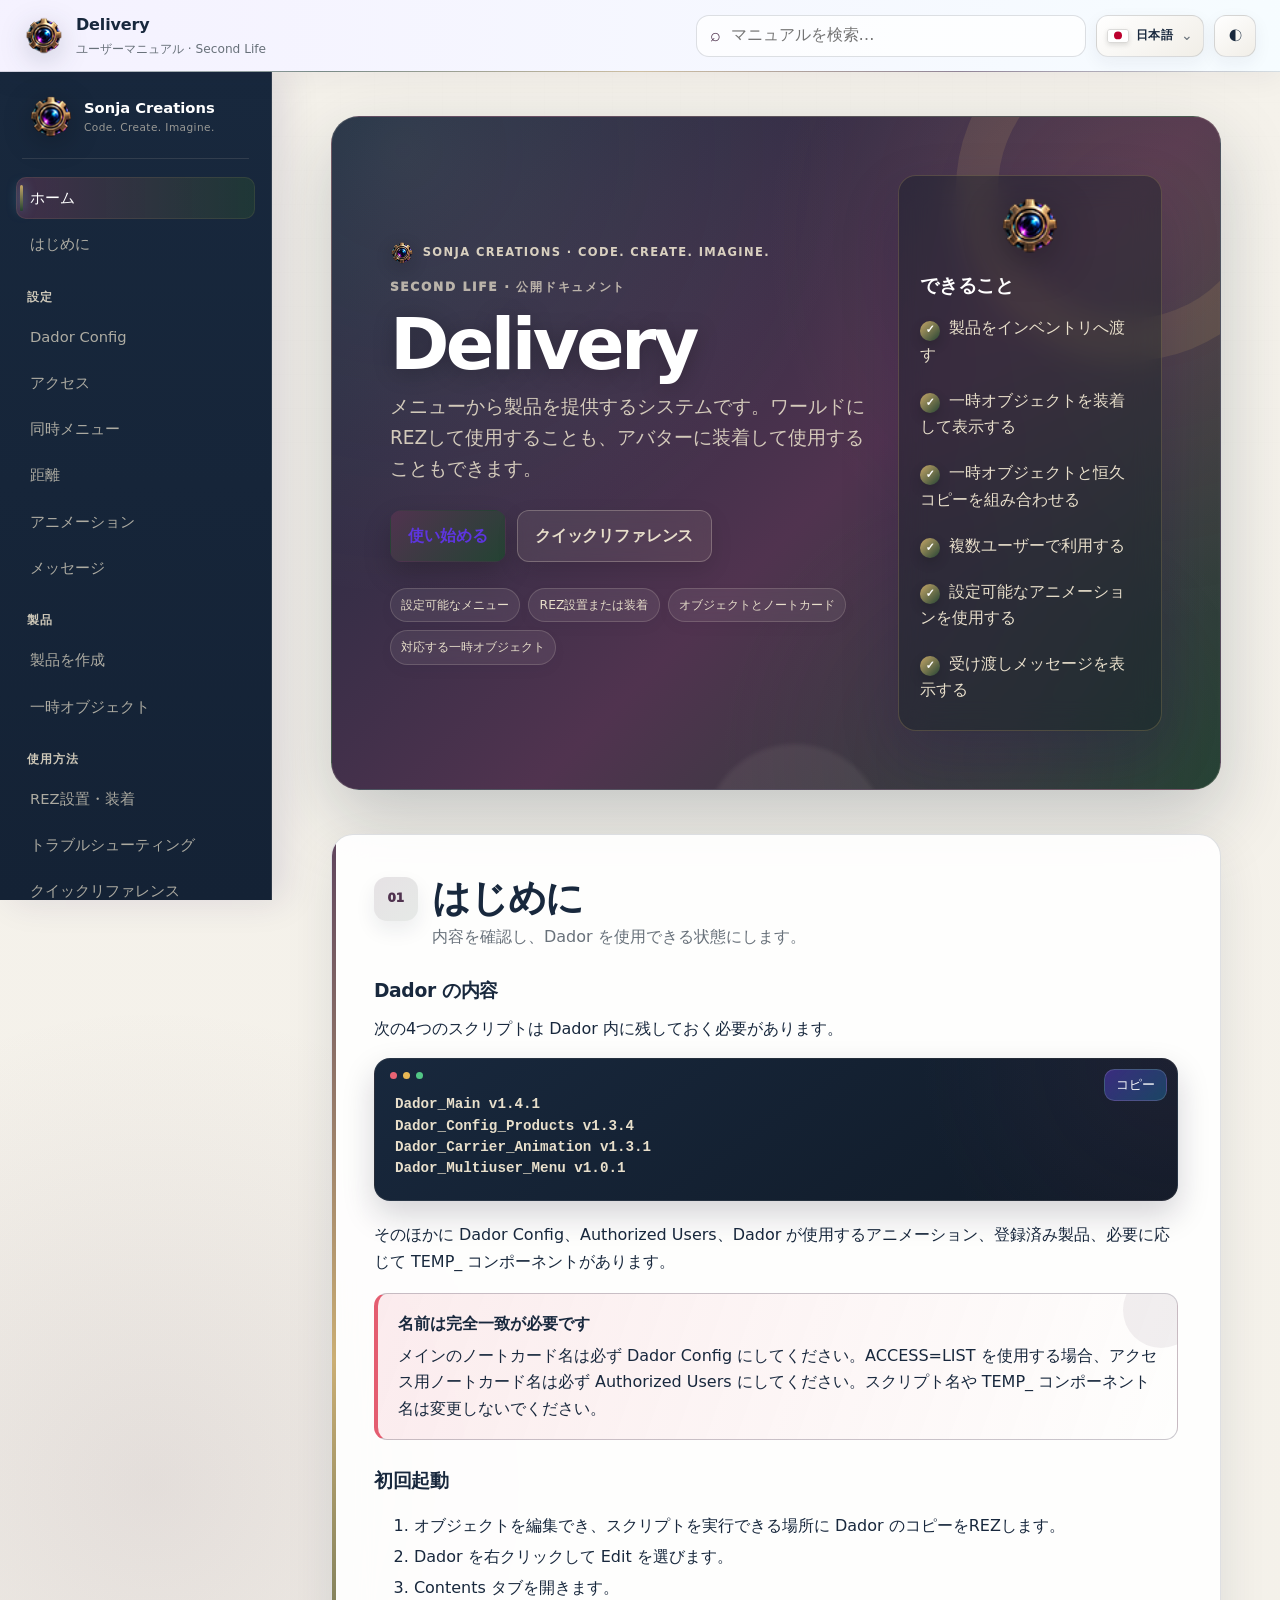
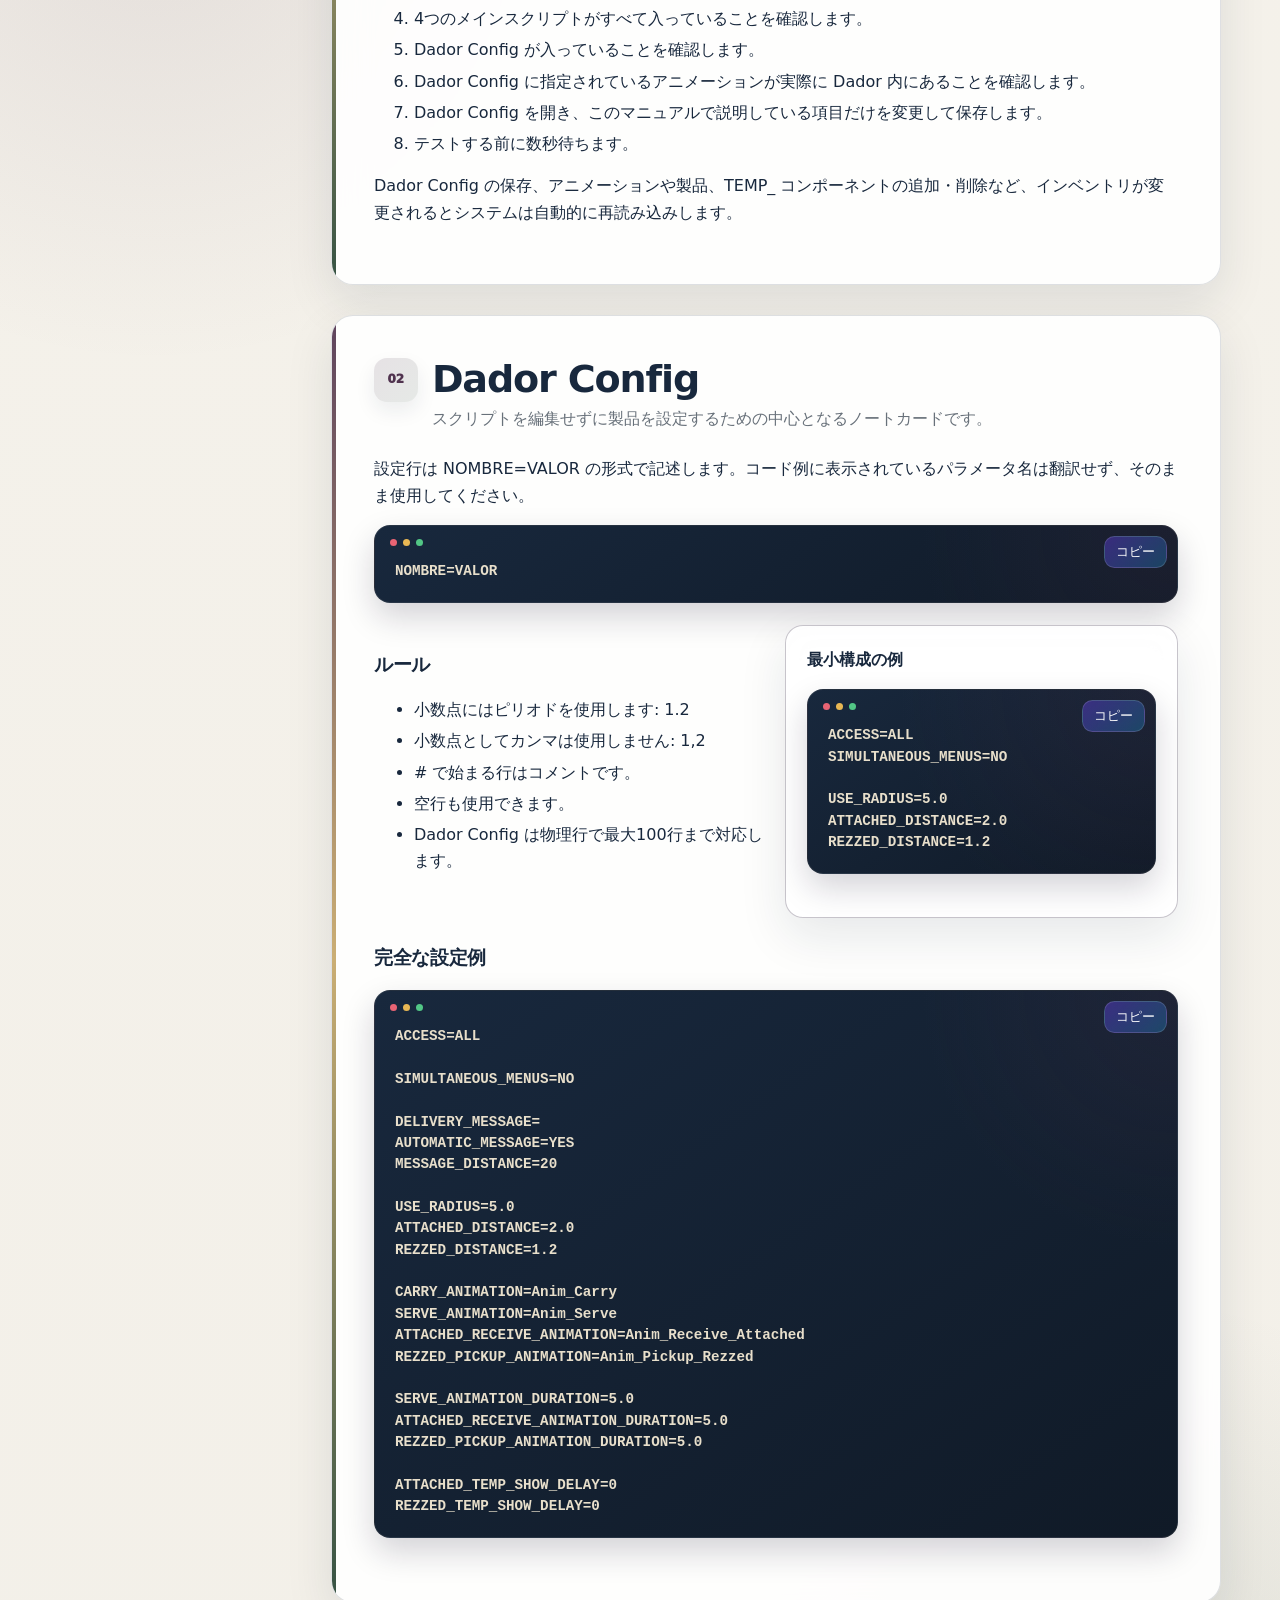
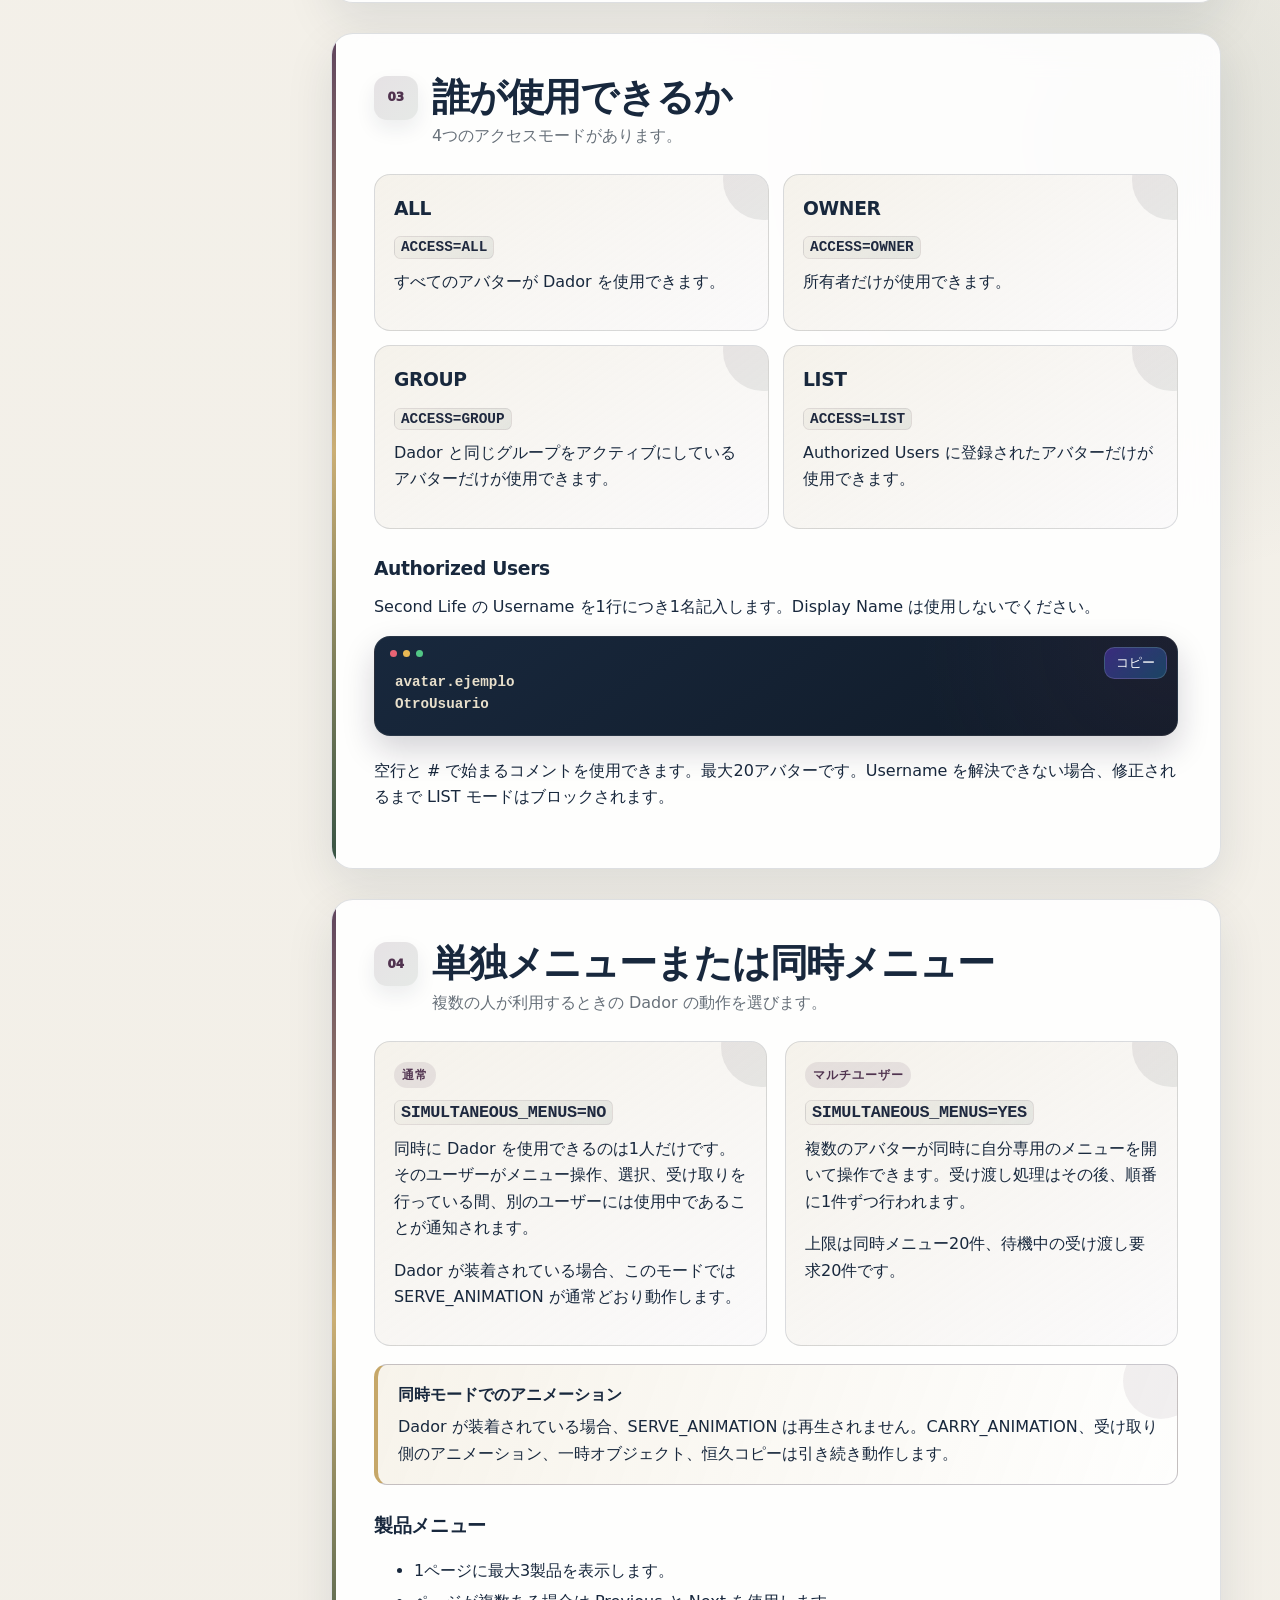
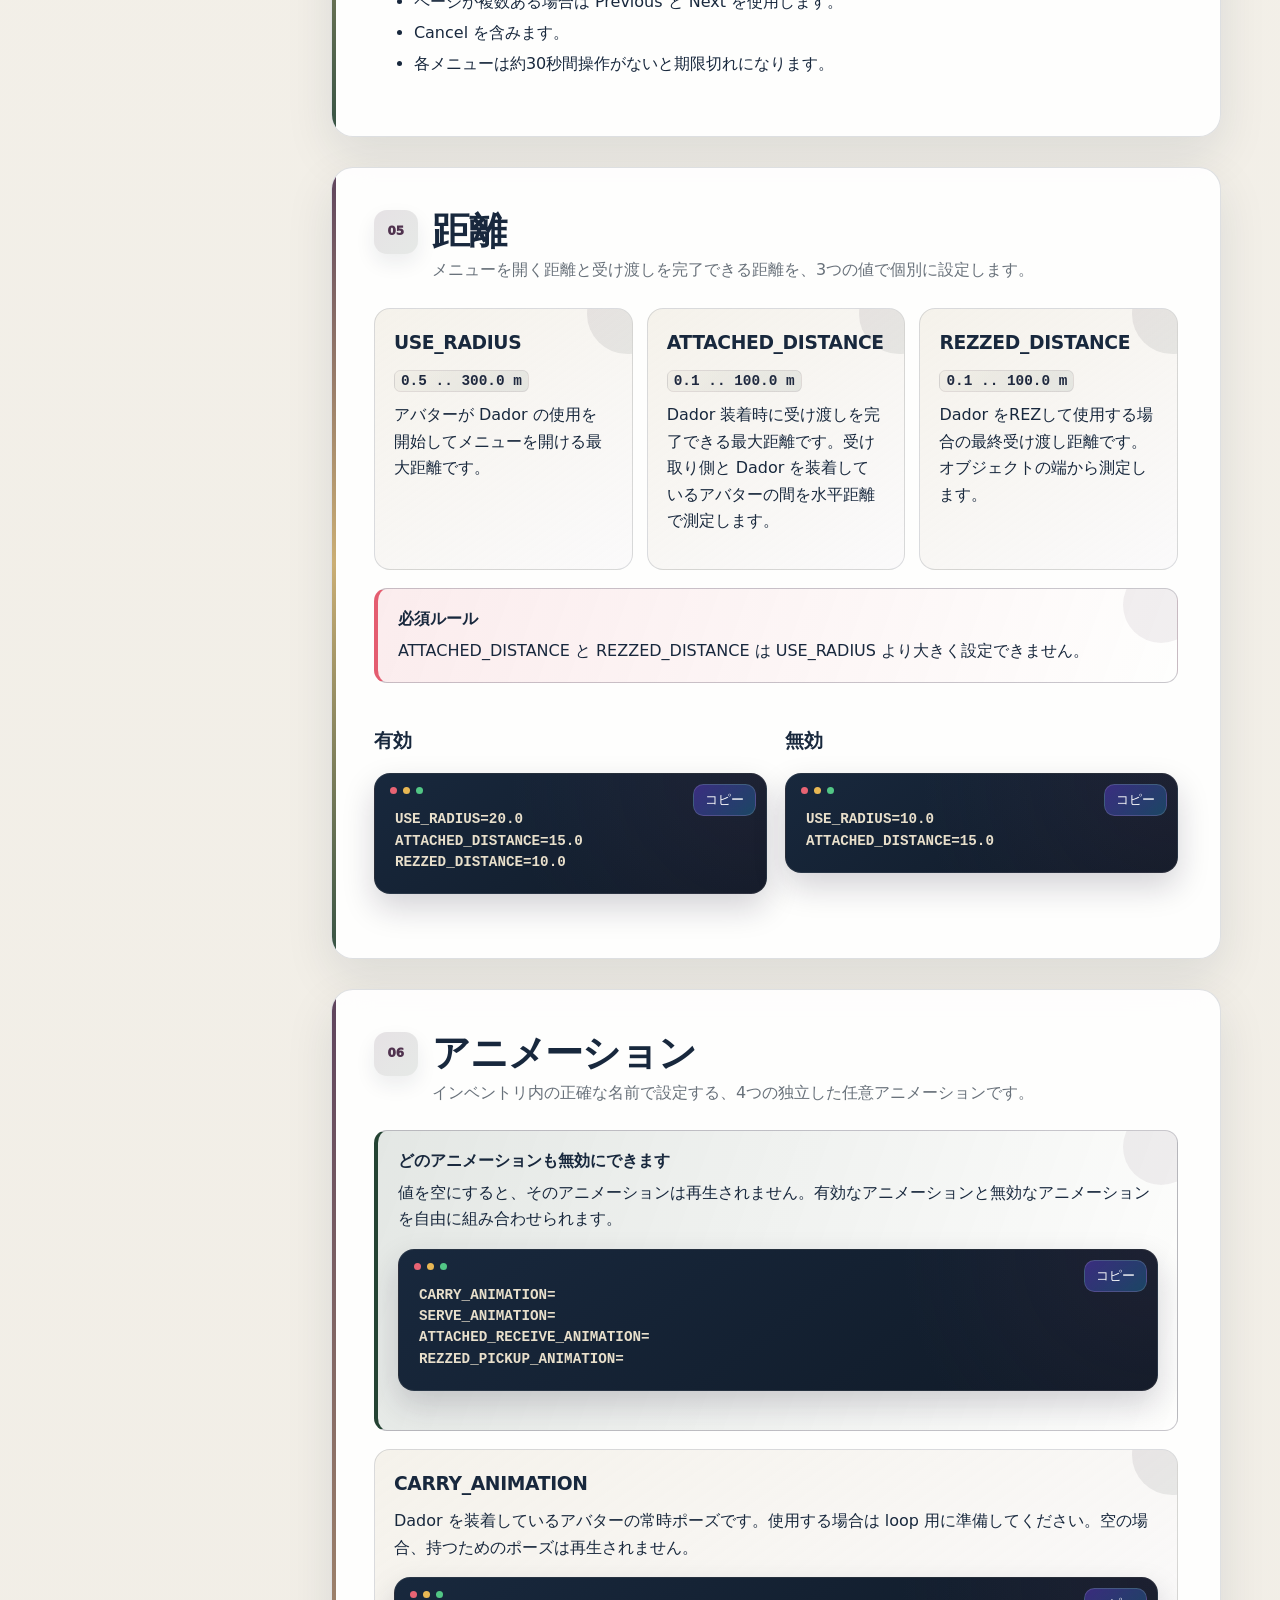
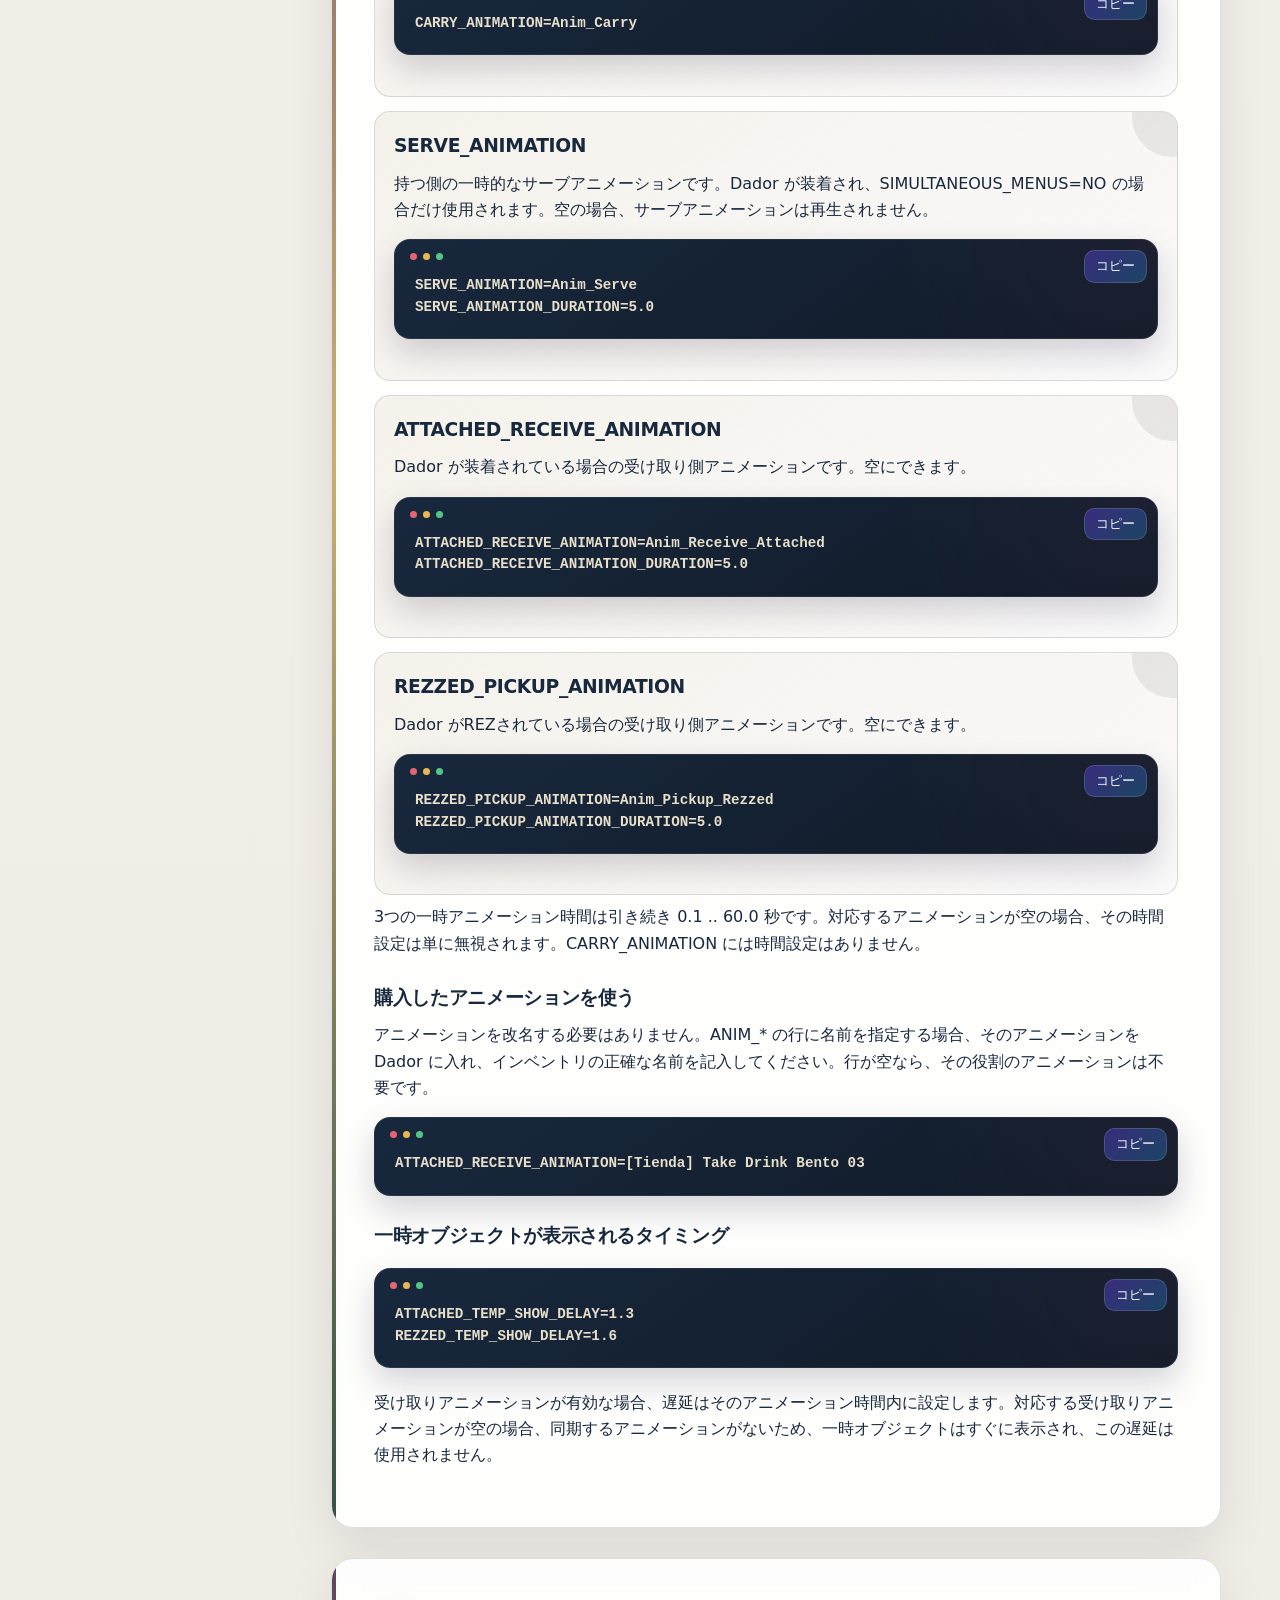
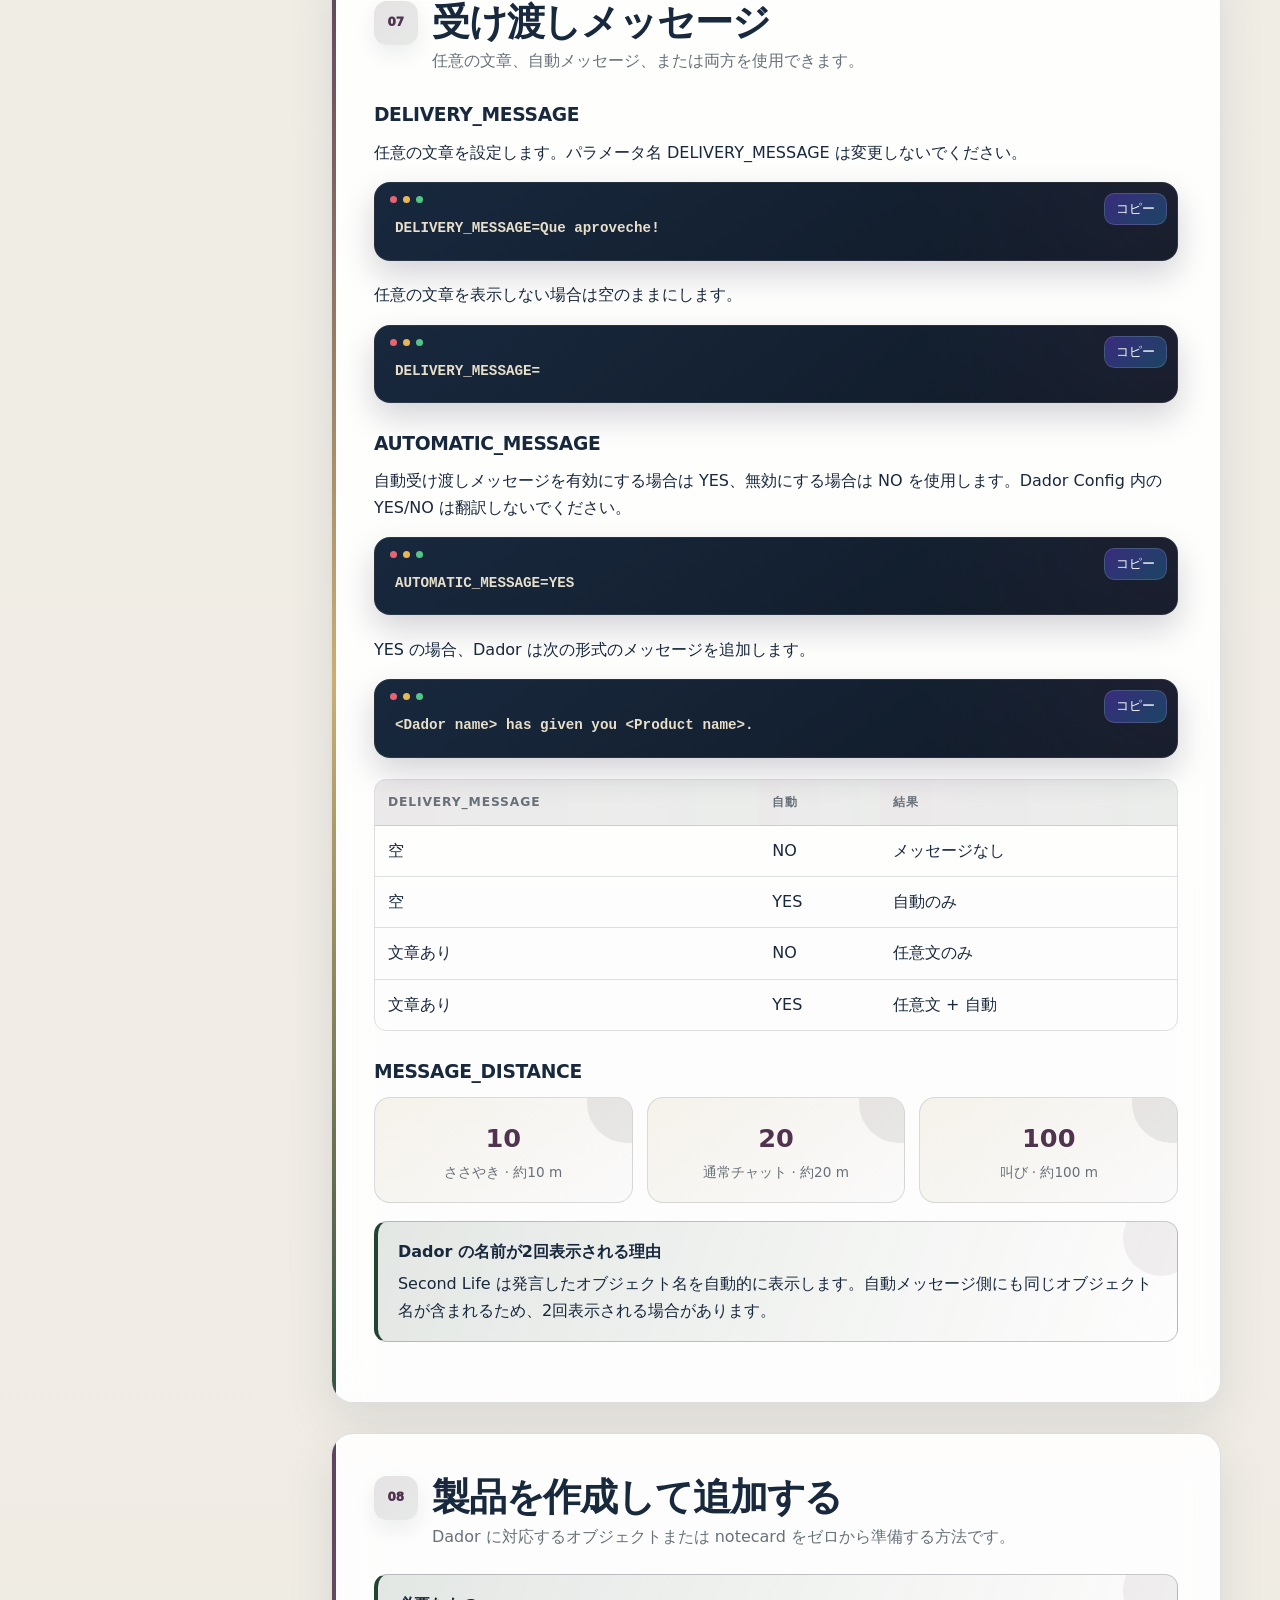
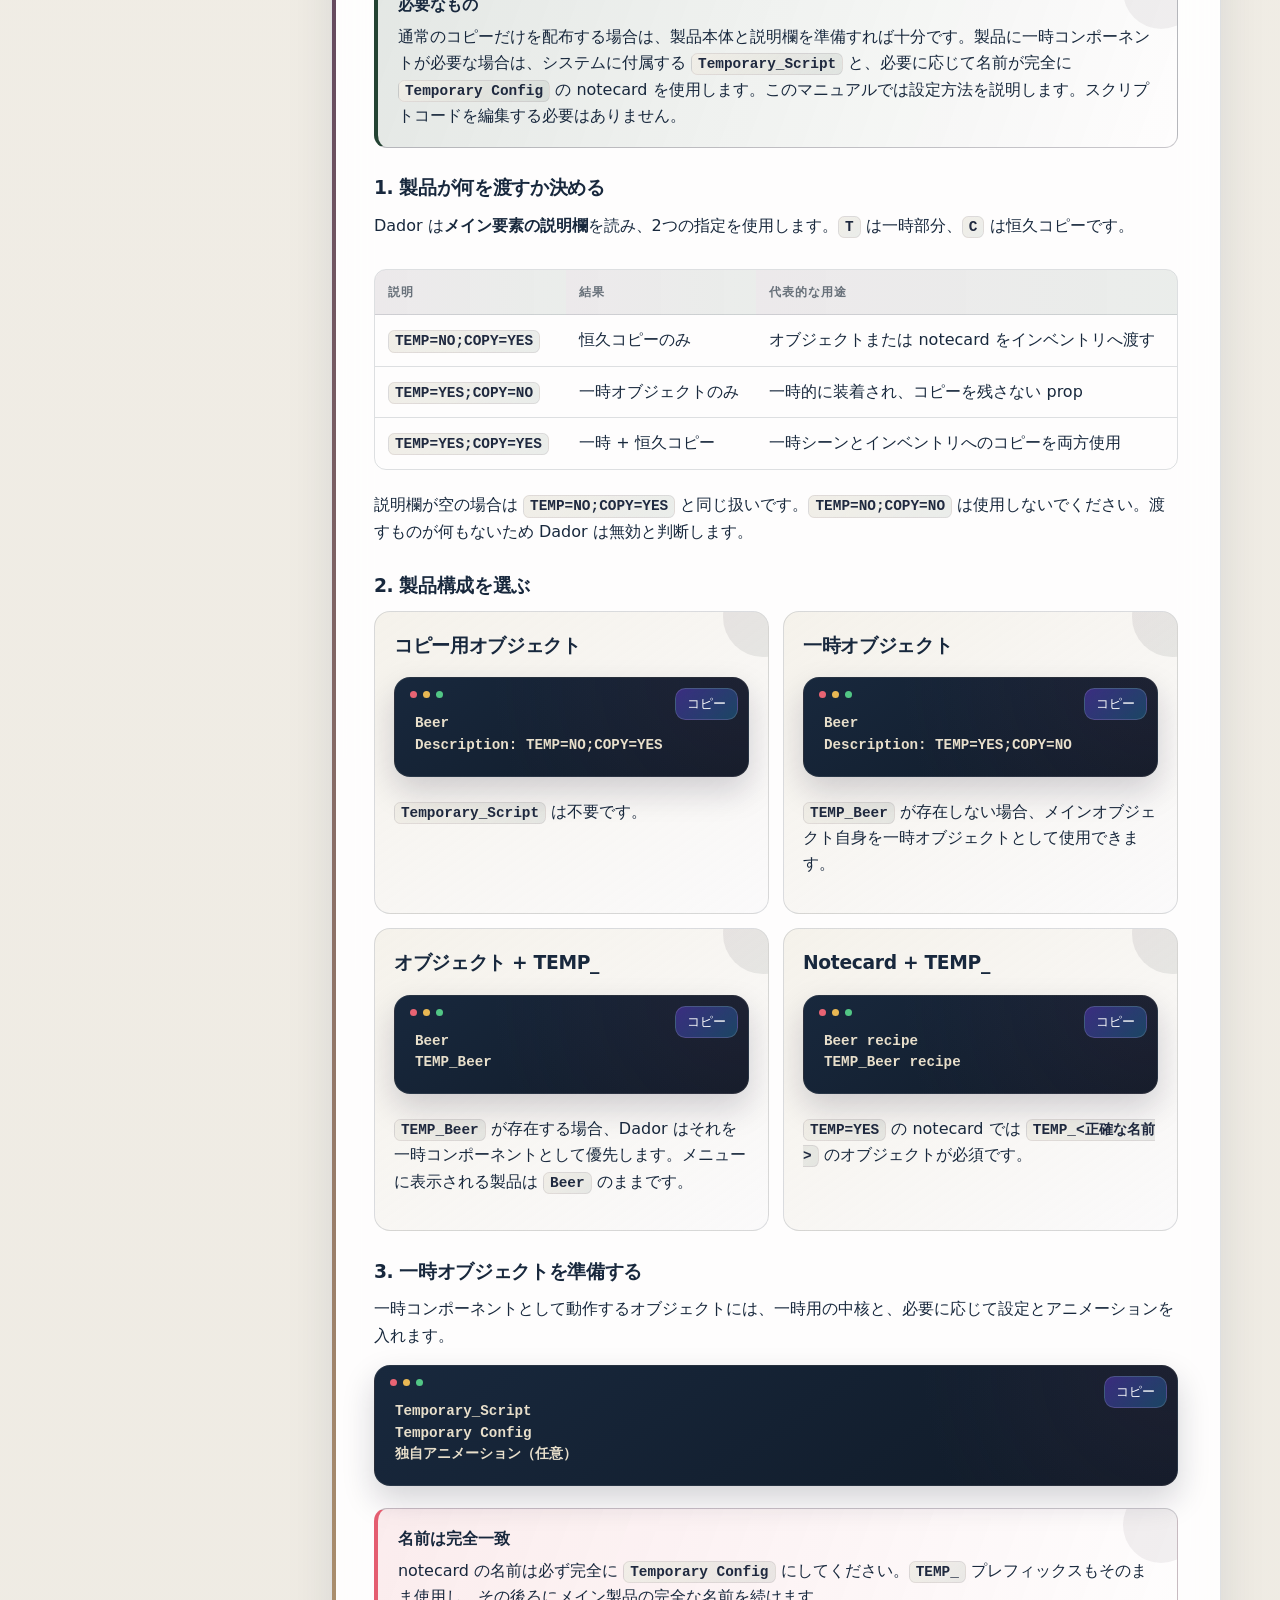
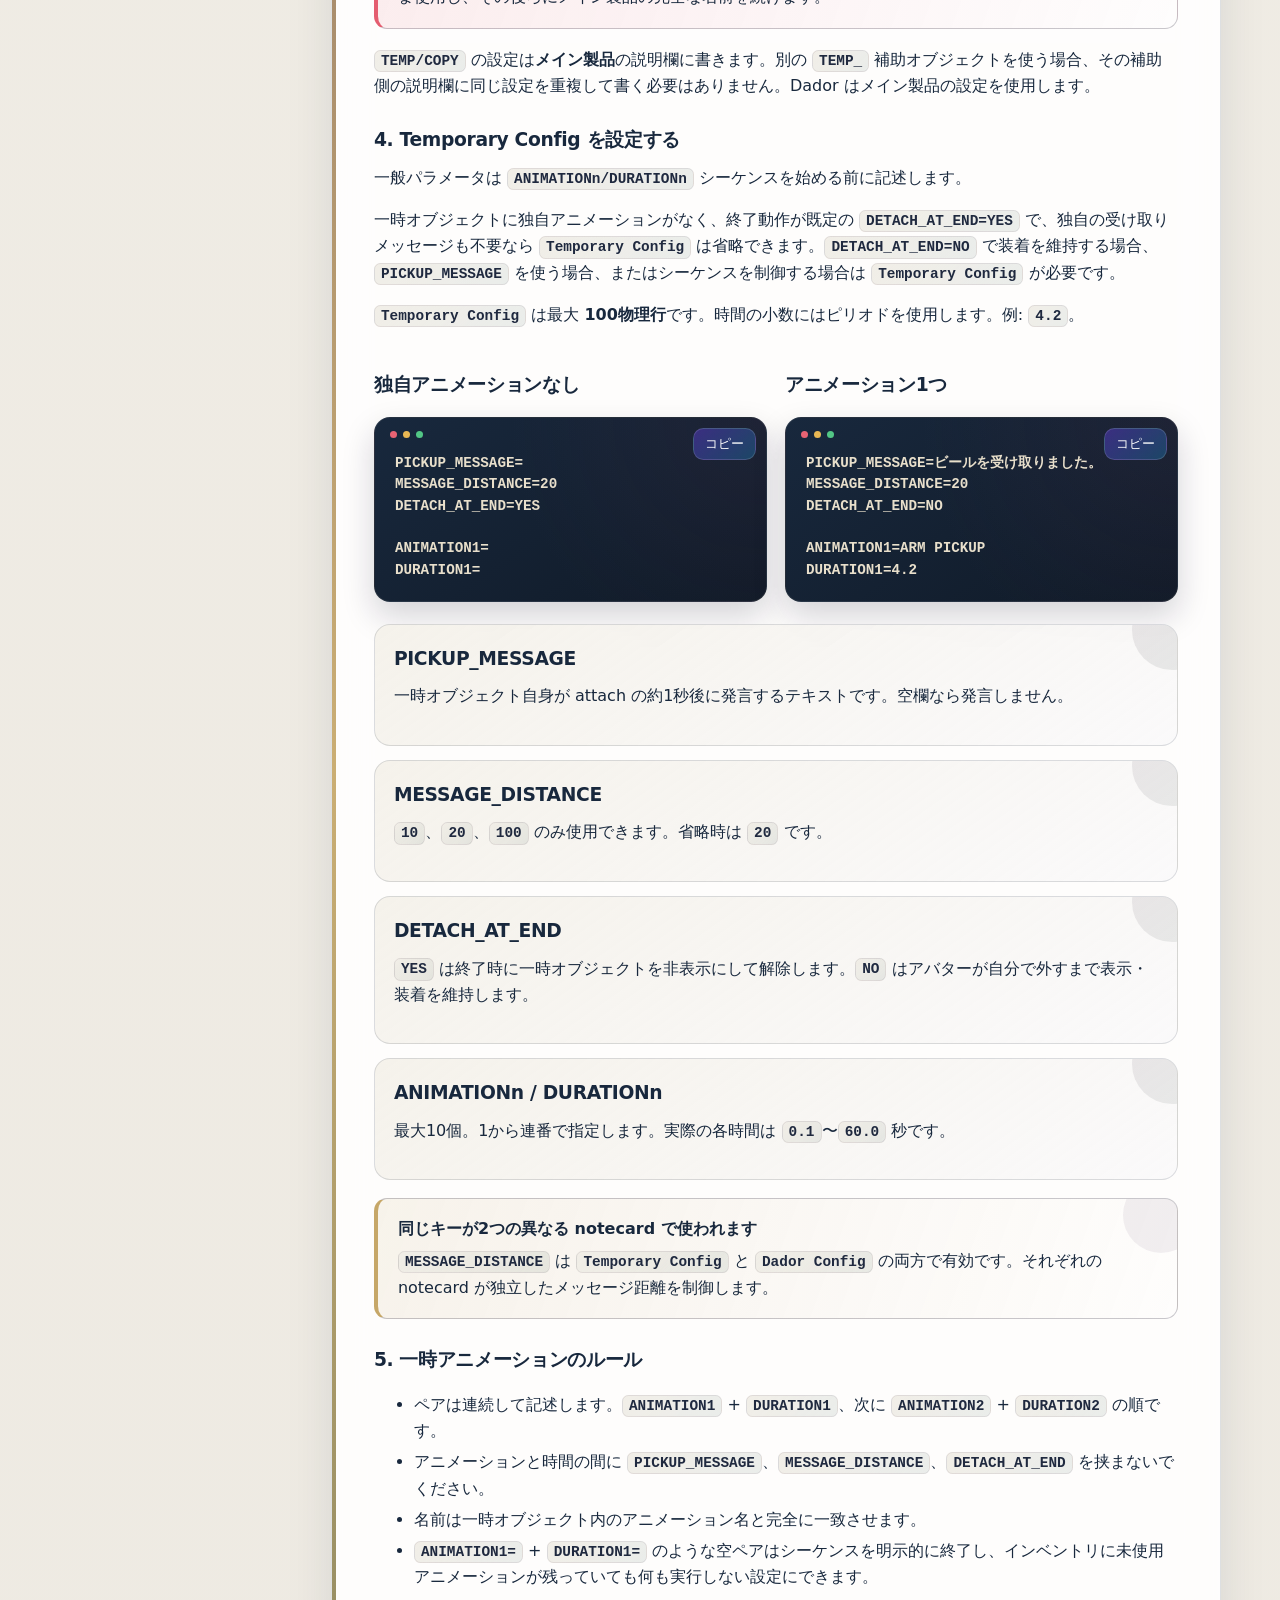
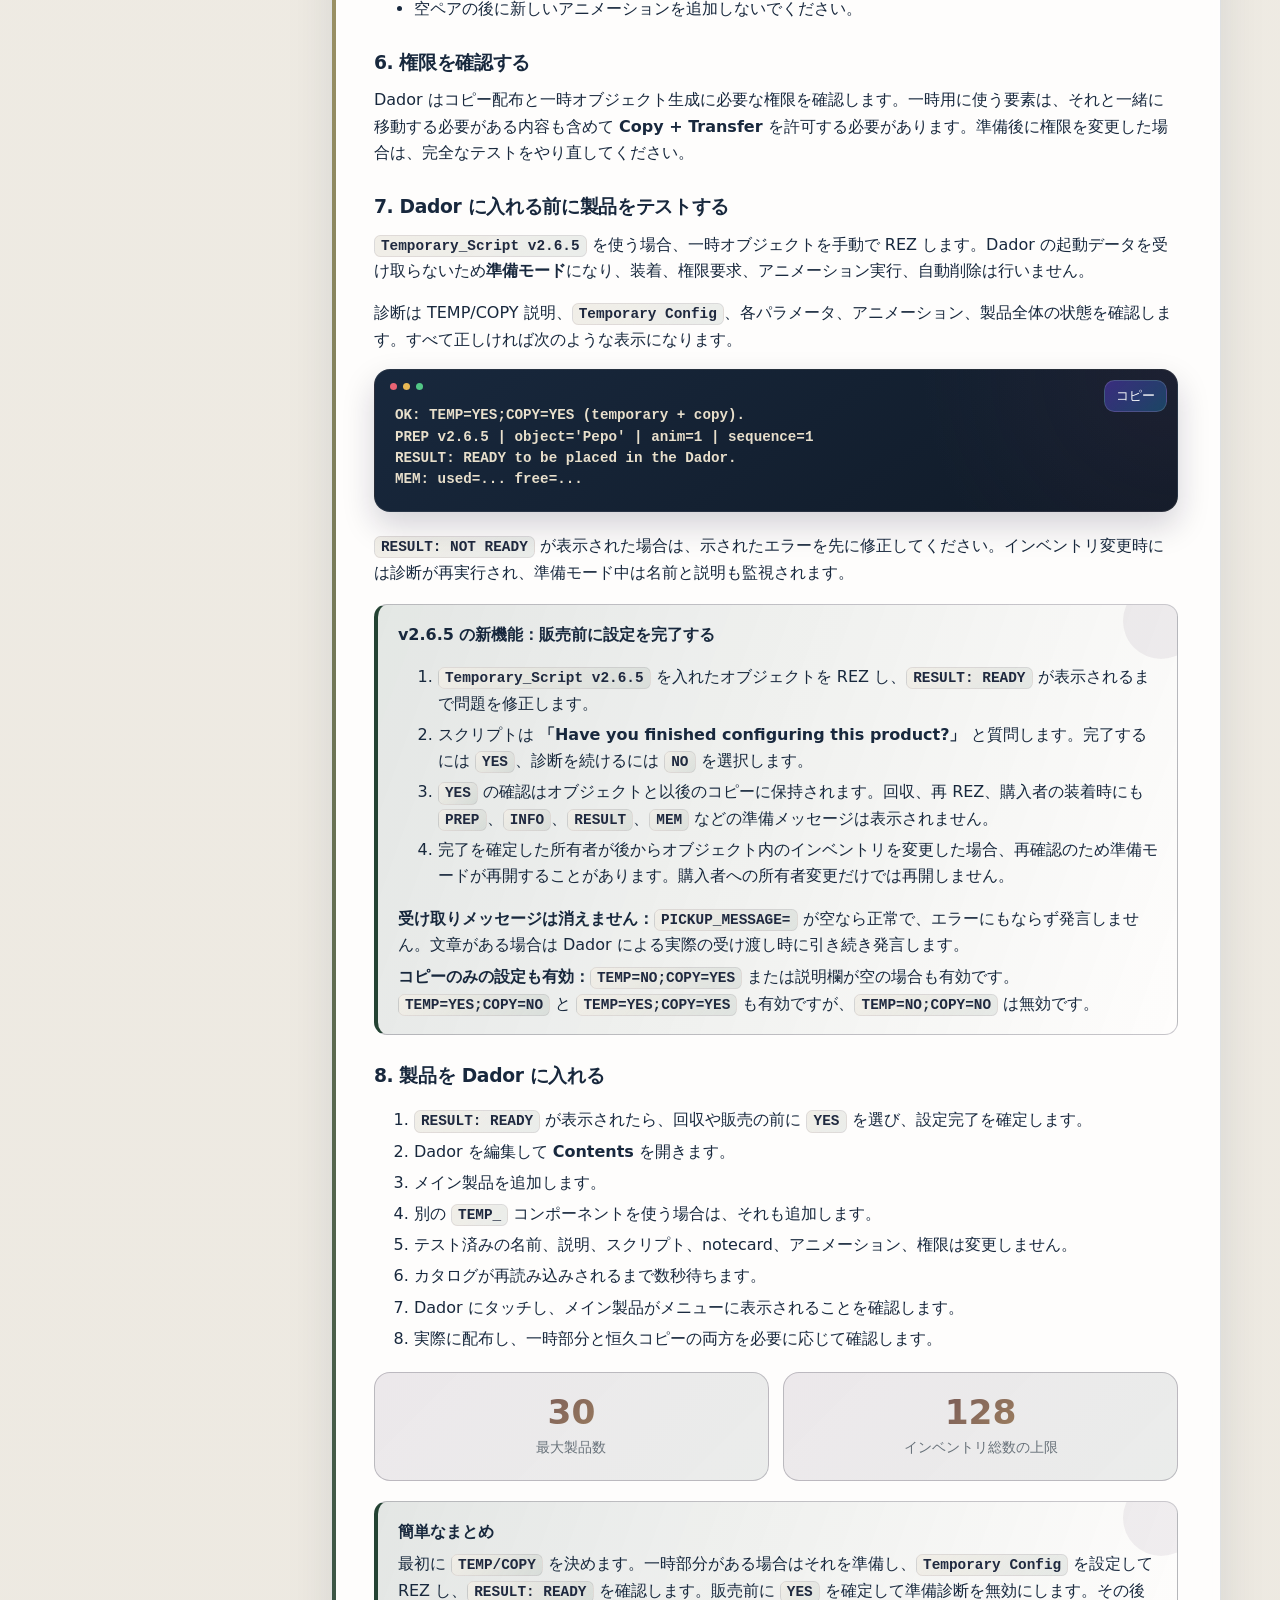
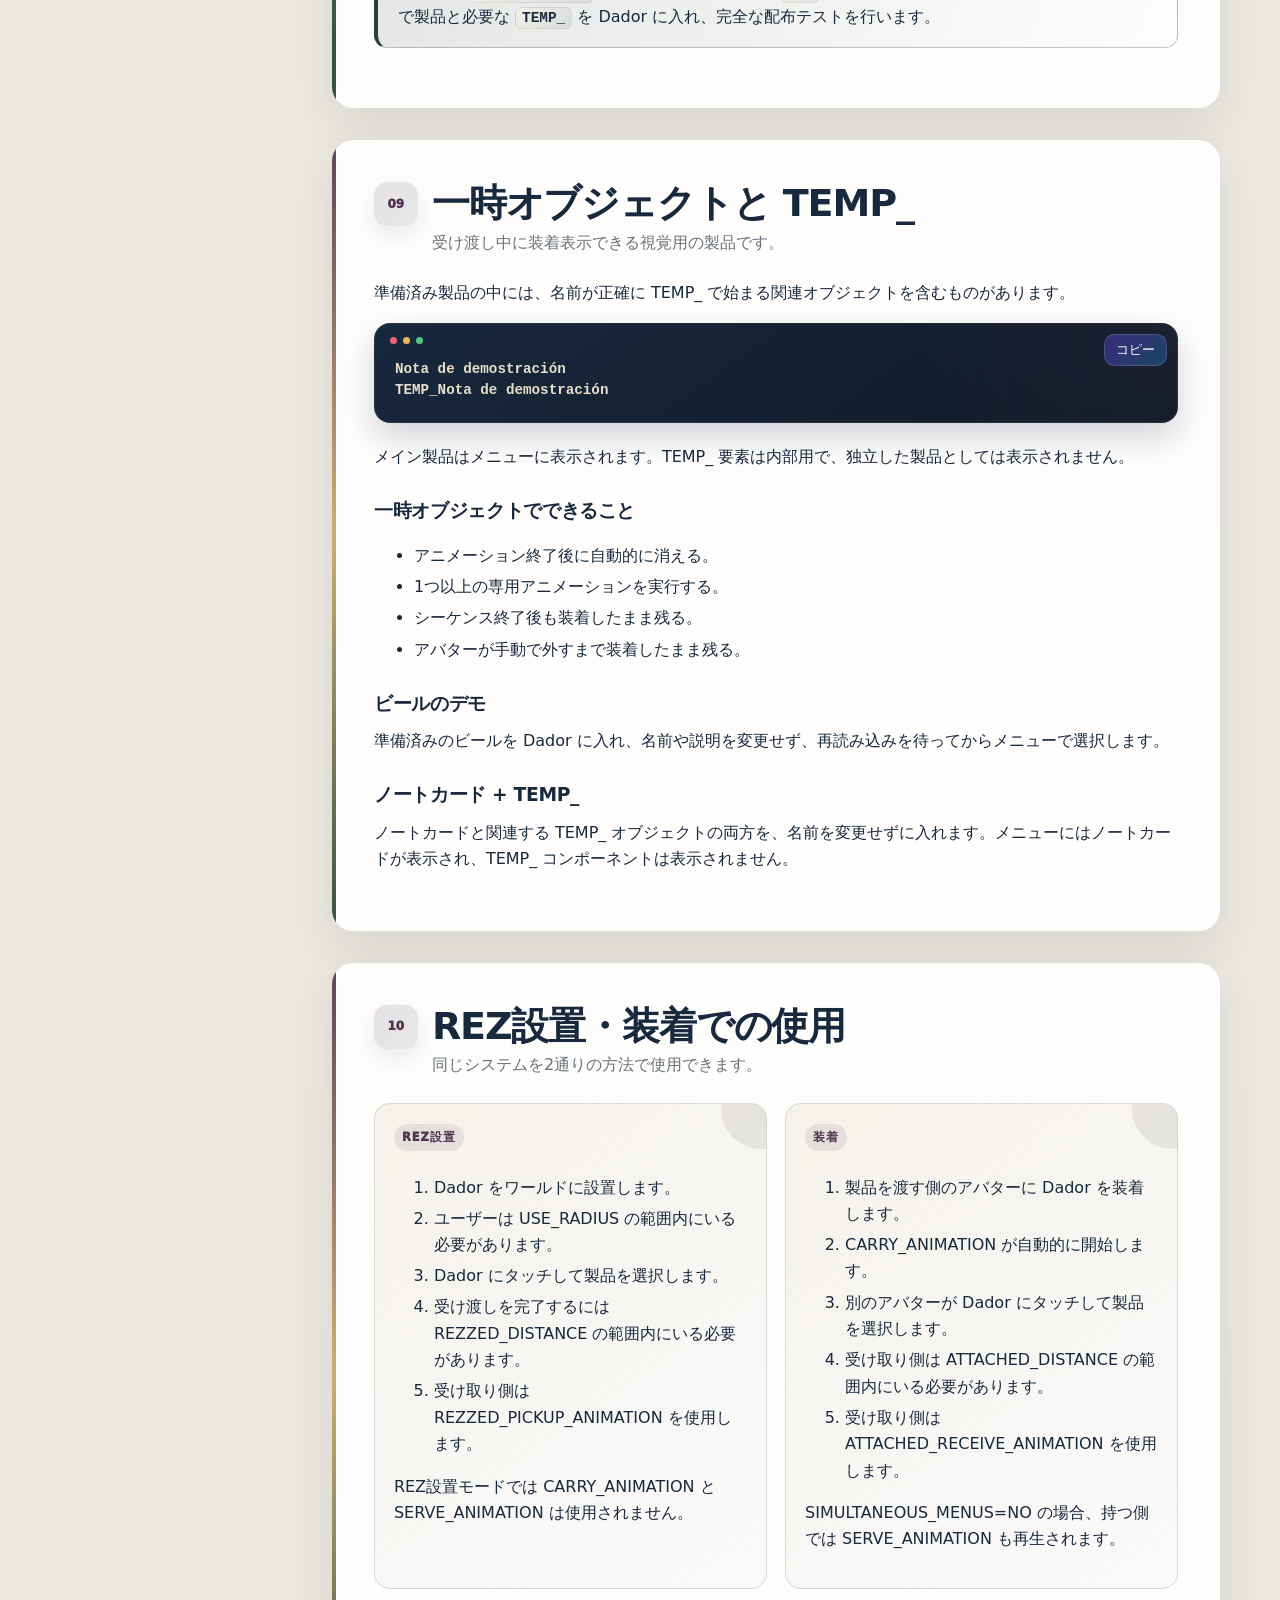
<file: docs/ja.html>
<!doctype html>
<html lang="ja" data-theme="light" data-language="ja">
<head>
  <meta charset="utf-8">
  <meta name="viewport" content="width=device-width,initial-scale=1">
  <meta name="description" content="Second Life 用 Delivery のユーザーマニュアル。">
  <meta name="theme-color" content="#18283D">
  <title>Delivery · ユーザーマニュアル · Sonja Creations</title>
  <link rel="icon" type="image/png" href="./assets/brand/icono2.png">
  <link rel="apple-touch-icon" href="./assets/brand/icono2.png">
  <link rel="stylesheet" href="./styles.css?v=sonja-creations-20261009-1">
</head>
<body>
<header class="topbar">
  <button class="icon-button mobile-only" id="menuButton" aria-label="メニューを開く">☰</button>
  <a class="brand" href="#inicio" aria-label="Delivery">
    <img class="brand-icon" src="./assets/brand/icono2.png" alt="" width="40" height="40">
    <span><strong>Delivery</strong><small>ユーザーマニュアル · Second Life</small></span>
  </a>
  <div class="top-actions">
    <label class="search"><span>⌕</span><input id="searchInput" type="search" placeholder="マニュアルを検索…" aria-label="マニュアルを検索…"></label>
    <div class="language-dropdown" id="languageDropdown">
        <button class="language-button" id="languageButton" type="button" aria-label="言語を変更" aria-haspopup="true" aria-expanded="false">
          <img class="language-flag" width="22" height="14" id="currentLanguageFlag" src="./assets/flags/es.svg" alt="">
          <span class="language-code" id="currentLanguageCode">ES</span>
          <span class="language-chevron" aria-hidden="true">⌄</span>
        </button>
        <div class="language-menu" id="languageMenu" role="menu">
          <a href="./" data-lang="es" role="menuitem"><img class="language-flag" width="22" height="14" src="./assets/flags/es.svg" alt=""><span>ES</span></a>
          <a href="./en.html" data-lang="en" role="menuitem"><img class="language-flag" width="22" height="14" src="./assets/flags/gb.svg" alt=""><span>EN</span></a>
          <a href="./pt.html" data-lang="pt" role="menuitem"><img class="language-flag" width="22" height="14" src="./assets/flags/pt.svg" alt=""><span>PT</span></a>
          <a href="./de.html" data-lang="de" role="menuitem"><img class="language-flag" width="22" height="14" src="./assets/flags/de.svg" alt=""><span>DE</span></a>
          <a href="./fr.html" data-lang="fr" role="menuitem"><img class="language-flag" width="22" height="14" src="./assets/flags/fr.svg" alt=""><span>FR</span></a>
          <a href="./ja.html" data-lang="ja" role="menuitem"><img class="language-flag" width="22" height="14" src="./assets/flags/jp.svg" alt=""><span>日本語</span></a>
        </div>
      </div>
    <button class="icon-button" id="themeButton" aria-label="テーマを変更">◐</button>
  </div>
</header>

<div class="layout">
<aside class="sidebar" id="sidebar">
  <div class="sidebar-brand">
    <img src="./assets/brand/icono2.png" alt="" width="46" height="46">
    <div><strong>Sonja Creations</strong><small>Code. Create. Imagine.</small></div>
  </div>
  <nav>
    <a href="#inicio">ホーム</a>
    <a href="#primeros-pasos">はじめに</a>
    <div class="nav-group">設定</div>
    <a href="#config-dador">Dador Config</a>
    <a href="#acceso">アクセス</a>
    <a href="#menus">同時メニュー</a>
    <a href="#distancias">距離</a>
    <a href="#animaciones">アニメーション</a>
    <a href="#mensajes">メッセージ</a>
    <div class="nav-group">製品</div>
    <a href="#productos">製品を作成</a>
    <a href="#temporales">一時オブジェクト</a>
    <div class="nav-group">使用方法</div>
    <a href="#uso">REZ設置・装着</a>
    <a href="#problemas">トラブルシューティング</a>
    <a href="#referencia">クイックリファレンス</a>
  </nav>
  <div class="sidebar-footer"><span class="pill">ユーザーマニュアル v2.2</span><span class="muted">Dador_Main v1.4.1</span></div>
</aside>

<main class="content" id="content">
<section id="inicio" class="hero hero-sonja searchable">
  <div class="hero-copy">
    <div class="sonja-kicker"><img src="./assets/brand/icono2.png" alt="" width="24" height="24"><span>SONJA CREATIONS · CODE. CREATE. IMAGINE.</span></div>
    <span class="eyebrow">Second Life · 公開ドキュメント</span>
    <h1>Delivery</h1>
    <p class="lead">メニューから製品を提供するシステムです。ワールドにREZして使用することも、アバターに装着して使用することもできます。</p>
    <div class="hero-actions"><a class="button primary" href="#primeros-pasos">使い始める</a><a class="button ghost" href="#referencia">クイックリファレンス</a></div>
    <div class="badges"><span>設定可能なメニュー</span><span>REZ設置または装着</span><span>オブジェクトとノートカード</span><span>対応する一時オブジェクト</span></div>
  </div>
  <div class="hero-card">
    <div class="hero-brand-icon"><img src="./assets/brand/icono2.png" alt="Sonja Creations"></div>
    <h3>できること</h3>
    <ul class="check-list">
      <li>製品をインベントリへ渡す</li><li>一時オブジェクトを装着して表示する</li><li>一時オブジェクトと恒久コピーを組み合わせる</li><li>複数ユーザーで利用する</li><li>設定可能なアニメーションを使用する</li><li>受け渡しメッセージを表示する</li>
    </ul>
  </div>
</section>


<div id="noResults" class="no-results" hidden><h2>一致する項目がありません</h2><p>別の検索語を試してください。</p></div>

<section id="primeros-pasos" class="doc-section searchable">
  <div class="section-heading"><span class="step">01</span><div><h2>はじめに</h2><p>内容を確認し、Dador を使用できる状態にします。</p></div></div>
  <h3>Dador の内容</h3>
  <p>次の4つのスクリプトは Dador 内に残しておく必要があります。</p>
  <pre><code>Dador_Main v1.4.1
Dador_Config_Products v1.3.4
Dador_Carrier_Animation v1.3.1
Dador_Multiuser_Menu v1.0.1</code></pre>
  <p>そのほかに Dador Config、Authorized Users、Dador が使用するアニメーション、登録済み製品、必要に応じて TEMP_ コンポーネントがあります。</p>
  <div class="callout danger"><strong>名前は完全一致が必要です</strong><p>メインのノートカード名は必ず Dador Config にしてください。ACCESS=LIST を使用する場合、アクセス用ノートカード名は必ず Authorized Users にしてください。スクリプト名や TEMP_ コンポーネント名は変更しないでください。</p></div>
  <h3>初回起動</h3>
  <ol><li>オブジェクトを編集でき、スクリプトを実行できる場所に Dador のコピーをREZします。</li><li>Dador を右クリックして Edit を選びます。</li><li>Contents タブを開きます。</li><li>4つのメインスクリプトがすべて入っていることを確認します。</li><li>Dador Config が入っていることを確認します。</li><li>Dador Config に指定されているアニメーションが実際に Dador 内にあることを確認します。</li><li>Dador Config を開き、このマニュアルで説明している項目だけを変更して保存します。</li><li>テストする前に数秒待ちます。</li></ol>
  <p>Dador Config の保存、アニメーションや製品、TEMP_ コンポーネントの追加・削除など、インベントリが変更されるとシステムは自動的に再読み込みします。</p>
</section>

<section id="config-dador" class="doc-section searchable">
  <div class="section-heading"><span class="step">02</span><div><h2>Dador Config</h2><p>スクリプトを編集せずに製品を設定するための中心となるノートカードです。</p></div></div>
  <p>設定行は NOMBRE=VALOR の形式で記述します。コード例に表示されているパラメータ名は翻訳せず、そのまま使用してください。</p>
  <pre><code>NOMBRE=VALOR</code></pre>
  <div class="two-col">
    <div><h3>ルール</h3><ul><li>小数点にはピリオドを使用します: 1.2</li><li>小数点としてカンマは使用しません: 1,2</li><li># で始まる行はコメントです。</li><li>空行も使用できます。</li><li>Dador Config は物理行で最大100行まで対応します。</li></ul></div>
    <div class="mini-card"><strong>最小構成の例</strong><pre><code>ACCESS=ALL
SIMULTANEOUS_MENUS=NO

USE_RADIUS=5.0
ATTACHED_DISTANCE=2.0
REZZED_DISTANCE=1.2</code></pre></div>
  </div>
  <h3>完全な設定例</h3><pre><code>ACCESS=ALL

SIMULTANEOUS_MENUS=NO

DELIVERY_MESSAGE=
AUTOMATIC_MESSAGE=YES
MESSAGE_DISTANCE=20

USE_RADIUS=5.0
ATTACHED_DISTANCE=2.0
REZZED_DISTANCE=1.2

CARRY_ANIMATION=Anim_Carry
SERVE_ANIMATION=Anim_Serve
ATTACHED_RECEIVE_ANIMATION=Anim_Receive_Attached
REZZED_PICKUP_ANIMATION=Anim_Pickup_Rezzed

SERVE_ANIMATION_DURATION=5.0
ATTACHED_RECEIVE_ANIMATION_DURATION=5.0
REZZED_PICKUP_ANIMATION_DURATION=5.0

ATTACHED_TEMP_SHOW_DELAY=0
REZZED_TEMP_SHOW_DELAY=0</code></pre>
</section>

<section id="acceso" class="doc-section searchable">
  <div class="section-heading"><span class="step">03</span><div><h2>誰が使用できるか</h2><p>4つのアクセスモードがあります。</p></div></div>
  <div class="cards four">
    <article><h3>ALL</h3><code>ACCESS=ALL</code><p>すべてのアバターが Dador を使用できます。</p></article>
    <article><h3>OWNER</h3><code>ACCESS=OWNER</code><p>所有者だけが使用できます。</p></article>
    <article><h3>GROUP</h3><code>ACCESS=GROUP</code><p>Dador と同じグループをアクティブにしているアバターだけが使用できます。</p></article>
    <article><h3>LIST</h3><code>ACCESS=LIST</code><p>Authorized Users に登録されたアバターだけが使用できます。</p></article>
  </div>
  <h3>Authorized Users</h3>
  <p>Second Life の Username を1行につき1名記入します。Display Name は使用しないでください。</p><pre><code>avatar.ejemplo
OtroUsuario</code></pre><p>空行と # で始まるコメントを使用できます。最大20アバターです。Username を解決できない場合、修正されるまで LIST モードはブロックされます。</p>
</section>

<section id="menus" class="doc-section searchable">
  <div class="section-heading"><span class="step">04</span><div><h2>単独メニューまたは同時メニュー</h2><p>複数の人が利用するときの Dador の動作を選びます。</p></div></div>
  <div class="compare">
    <article><span class="compare-label">通常</span><h3><code>SIMULTANEOUS_MENUS=NO</code></h3><p>同時に Dador を使用できるのは1人だけです。そのユーザーがメニュー操作、選択、受け取りを行っている間、別のユーザーには使用中であることが通知されます。</p><p>Dador が装着されている場合、このモードでは SERVE_ANIMATION が通常どおり動作します。</p></article>
    <article><span class="compare-label">マルチユーザー</span><h3><code>SIMULTANEOUS_MENUS=YES</code></h3><p>複数のアバターが同時に自分専用のメニューを開いて操作できます。受け渡し処理はその後、順番に1件ずつ行われます。</p><p>上限は同時メニュー20件、待機中の受け渡し要求20件です。</p></article>
  </div>
  <div class="callout warning"><strong>同時モードでのアニメーション</strong><p>Dador が装着されている場合、SERVE_ANIMATION は再生されません。CARRY_ANIMATION、受け取り側のアニメーション、一時オブジェクト、恒久コピーは引き続き動作します。</p></div>
  <h3>製品メニュー</h3><ul><li>1ページに最大3製品を表示します。</li><li>ページが複数ある場合は Previous と Next を使用します。</li><li>Cancel を含みます。</li><li>各メニューは約30秒間操作がないと期限切れになります。</li></ul>
</section>

<section id="distancias" class="doc-section searchable">
  <div class="section-heading"><span class="step">05</span><div><h2>距離</h2><p>メニューを開く距離と受け渡しを完了できる距離を、3つの値で個別に設定します。</p></div></div>
  <div class="cards three">
    <article><h3>USE_RADIUS</h3><code>0.5 .. 300.0 m</code><p>アバターが Dador の使用を開始してメニューを開ける最大距離です。</p></article>
    <article><h3>ATTACHED_DISTANCE</h3><code>0.1 .. 100.0 m</code><p>Dador 装着時に受け渡しを完了できる最大距離です。受け取り側と Dador を装着しているアバターの間を水平距離で測定します。</p></article>
    <article><h3>REZZED_DISTANCE</h3><code>0.1 .. 100.0 m</code><p>Dador をREZして使用する場合の最終受け渡し距離です。オブジェクトの端から測定します。</p></article>
  </div>
  <div class="callout danger"><strong>必須ルール</strong><p>ATTACHED_DISTANCE と REZZED_DISTANCE は USE_RADIUS より大きく設定できません。</p></div>
  <div class="two-col"><div><h3>有効</h3><pre><code>USE_RADIUS=20.0
ATTACHED_DISTANCE=15.0
REZZED_DISTANCE=10.0</code></pre></div><div><h3>無効</h3><pre><code>USE_RADIUS=10.0
ATTACHED_DISTANCE=15.0</code></pre></div></div>
</section>

<section id="animaciones" class="doc-section searchable">
  <div class="section-heading"><span class="step">06</span><div><h2>アニメーション</h2><p>インベントリ内の正確な名前で設定する、4つの独立した任意アニメーションです。</p></div></div>
  <div class="callout info"><strong>どのアニメーションも無効にできます</strong><p>値を空にすると、そのアニメーションは再生されません。有効なアニメーションと無効なアニメーションを自由に組み合わせられます。</p><pre><code>CARRY_ANIMATION=
SERVE_ANIMATION=
ATTACHED_RECEIVE_ANIMATION=
REZZED_PICKUP_ANIMATION=</code></pre></div>
  <div class="feature-list">
    <article><h3>CARRY_ANIMATION</h3><p>Dador を装着しているアバターの常時ポーズです。使用する場合は loop 用に準備してください。空の場合、持つためのポーズは再生されません。</p><pre><code>CARRY_ANIMATION=Anim_Carry</code></pre></article>
    <article><h3>SERVE_ANIMATION</h3><p>持つ側の一時的なサーブアニメーションです。Dador が装着され、SIMULTANEOUS_MENUS=NO の場合だけ使用されます。空の場合、サーブアニメーションは再生されません。</p><pre><code>SERVE_ANIMATION=Anim_Serve
SERVE_ANIMATION_DURATION=5.0</code></pre></article>
    <article><h3>ATTACHED_RECEIVE_ANIMATION</h3><p>Dador が装着されている場合の受け取り側アニメーションです。空にできます。</p><pre><code>ATTACHED_RECEIVE_ANIMATION=Anim_Receive_Attached
ATTACHED_RECEIVE_ANIMATION_DURATION=5.0</code></pre></article>
    <article><h3>REZZED_PICKUP_ANIMATION</h3><p>Dador がREZされている場合の受け取り側アニメーションです。空にできます。</p><pre><code>REZZED_PICKUP_ANIMATION=Anim_Pickup_Rezzed
REZZED_PICKUP_ANIMATION_DURATION=5.0</code></pre></article>
  </div>
  <p>3つの一時アニメーション時間は引き続き 0.1 .. 60.0 秒です。対応するアニメーションが空の場合、その時間設定は単に無視されます。CARRY_ANIMATION には時間設定はありません。</p>
  <h3>購入したアニメーションを使う</h3><p>アニメーションを改名する必要はありません。ANIM_* の行に名前を指定する場合、そのアニメーションを Dador に入れ、インベントリの正確な名前を記入してください。行が空なら、その役割のアニメーションは不要です。</p><pre><code>ATTACHED_RECEIVE_ANIMATION=[Tienda] Take Drink Bento 03</code></pre>
  <h3>一時オブジェクトが表示されるタイミング</h3><pre><code>ATTACHED_TEMP_SHOW_DELAY=1.3
REZZED_TEMP_SHOW_DELAY=1.6</code></pre><p>受け取りアニメーションが有効な場合、遅延はそのアニメーション時間内に設定します。対応する受け取りアニメーションが空の場合、同期するアニメーションがないため、一時オブジェクトはすぐに表示され、この遅延は使用されません。</p>
</section>

<section id="mensajes" class="doc-section searchable">
  <div class="section-heading"><span class="step">07</span><div><h2>受け渡しメッセージ</h2><p>任意の文章、自動メッセージ、または両方を使用できます。</p></div></div>
  <h3>DELIVERY_MESSAGE</h3><p>任意の文章を設定します。パラメータ名 DELIVERY_MESSAGE は変更しないでください。</p><pre><code>DELIVERY_MESSAGE=Que aproveche!</code></pre><p>任意の文章を表示しない場合は空のままにします。</p><pre><code>DELIVERY_MESSAGE=</code></pre>
  <h3>AUTOMATIC_MESSAGE</h3><p>自動受け渡しメッセージを有効にする場合は YES、無効にする場合は NO を使用します。Dador Config 内の YES/NO は翻訳しないでください。</p><pre><code>AUTOMATIC_MESSAGE=YES</code></pre><p>YES の場合、Dador は次の形式のメッセージを追加します。</p><pre><code>&lt;Dador name&gt; has given you &lt;Product name&gt;.</code></pre>
  <table><thead><tr><th>DELIVERY_MESSAGE</th><th>自動</th><th>結果</th></tr></thead><tbody>
    <tr><td>空</td><td>NO</td><td>メッセージなし</td></tr>
    <tr><td>空</td><td>YES</td><td>自動のみ</td></tr>
    <tr><td>文章あり</td><td>NO</td><td>任意文のみ</td></tr>
    <tr><td>文章あり</td><td>YES</td><td>任意文 + 自動</td></tr>
  </tbody></table>
  <h3>MESSAGE_DISTANCE</h3>
  <div class="cards three compact"><article><strong>10</strong><span>ささやき · 約10 m</span></article><article><strong>20</strong><span>通常チャット · 約20 m</span></article><article><strong>100</strong><span>叫び · 約100 m</span></article></div>
  <div class="callout info"><strong>Dador の名前が2回表示される理由</strong><p>Second Life は発言したオブジェクト名を自動的に表示します。自動メッセージ側にも同じオブジェクト名が含まれるため、2回表示される場合があります。</p></div>
</section>

<section id="productos" class="doc-section searchable">
  <div class="section-heading"><span class="step">08</span><div><h2>製品を作成して追加する</h2><p>Dador に対応するオブジェクトまたは notecard をゼロから準備する方法です。</p></div></div>

  <div class="callout info"><strong>必要なもの</strong><p>通常のコピーだけを配布する場合は、製品本体と説明欄を準備すれば十分です。製品に一時コンポーネントが必要な場合は、システムに付属する <code>Temporary_Script</code> と、必要に応じて名前が完全に <code>Temporary Config</code> の notecard を使用します。このマニュアルでは設定方法を説明します。スクリプトコードを編集する必要はありません。</p></div>

  <h3>1. 製品が何を渡すか決める</h3>
  <p>Dador は<strong>メイン要素の説明欄</strong>を読み、2つの指定を使用します。<code>T</code> は一時部分、<code>C</code> は恒久コピーです。</p>
  <div class="table-wrap"><table><thead><tr><th>説明</th><th>結果</th><th>代表的な用途</th></tr></thead><tbody>
    <tr><td><code>TEMP=NO;COPY=YES</code></td><td>恒久コピーのみ</td><td>オブジェクトまたは notecard をインベントリへ渡す</td></tr>
    <tr><td><code>TEMP=YES;COPY=NO</code></td><td>一時オブジェクトのみ</td><td>一時的に装着され、コピーを残さない prop</td></tr>
    <tr><td><code>TEMP=YES;COPY=YES</code></td><td>一時 + 恒久コピー</td><td>一時シーンとインベントリへのコピーを両方使用</td></tr>
  </tbody></table></div>
  <p>説明欄が空の場合は <code>TEMP=NO;COPY=YES</code> と同じ扱いです。<code>TEMP=NO;COPY=NO</code> は使用しないでください。渡すものが何もないため Dador は無効と判断します。</p>

  <h3>2. 製品構成を選ぶ</h3>
  <div class="cards four">
    <article><h3>コピー用オブジェクト</h3><pre><code>Beer
Description: TEMP=NO;COPY=YES</code></pre><p><code>Temporary_Script</code> は不要です。</p></article>
    <article><h3>一時オブジェクト</h3><pre><code>Beer
Description: TEMP=YES;COPY=NO</code></pre><p><code>TEMP_Beer</code> が存在しない場合、メインオブジェクト自身を一時オブジェクトとして使用できます。</p></article>
    <article><h3>オブジェクト + TEMP_</h3><pre><code>Beer
TEMP_Beer</code></pre><p><code>TEMP_Beer</code> が存在する場合、Dador はそれを一時コンポーネントとして優先します。メニューに表示される製品は <code>Beer</code> のままです。</p></article>
    <article><h3>Notecard + TEMP_</h3><pre><code>Beer recipe
TEMP_Beer recipe</code></pre><p><code>TEMP=YES</code> の notecard では <code>TEMP_&lt;正確な名前&gt;</code> のオブジェクトが必須です。</p></article>
  </div>

  <h3>3. 一時オブジェクトを準備する</h3>
  <p>一時コンポーネントとして動作するオブジェクトには、一時用の中核と、必要に応じて設定とアニメーションを入れます。</p>
  <pre><code>Temporary_Script
Temporary Config
独自アニメーション（任意）</code></pre>
  <div class="callout danger"><strong>名前は完全一致</strong><p>notecard の名前は必ず完全に <code>Temporary Config</code> にしてください。<code>TEMP_</code> プレフィックスもそのまま使用し、その後ろにメイン製品の完全な名前を続けます。</p></div>
  <p><code>TEMP/COPY</code> の設定は<strong>メイン製品</strong>の説明欄に書きます。別の <code>TEMP_</code> 補助オブジェクトを使う場合、その補助側の説明欄に同じ設定を重複して書く必要はありません。Dador はメイン製品の設定を使用します。</p>

  <h3>4. Temporary Config を設定する</h3>
  <p>一般パラメータは <code>ANIMATIONn/DURATIONn</code> シーケンスを始める前に記述します。</p>
  <p>一時オブジェクトに独自アニメーションがなく、終了動作が既定の <code>DETACH_AT_END=YES</code> で、独自の受け取りメッセージも不要なら <code>Temporary Config</code> は省略できます。<code>DETACH_AT_END=NO</code> で装着を維持する場合、<code>PICKUP_MESSAGE</code> を使う場合、またはシーケンスを制御する場合は <code>Temporary Config</code> が必要です。</p>
  <p><code>Temporary Config</code> は最大 <strong>100物理行</strong>です。時間の小数にはピリオドを使用します。例: <code>4.2</code>。</p>
  <div class="two-col">
    <div><h3>独自アニメーションなし</h3><pre><code>PICKUP_MESSAGE=
MESSAGE_DISTANCE=20
DETACH_AT_END=YES

ANIMATION1=
DURATION1=</code></pre></div>
    <div><h3>アニメーション1つ</h3><pre><code>PICKUP_MESSAGE=ビールを受け取りました。
MESSAGE_DISTANCE=20
DETACH_AT_END=NO

ANIMATION1=ARM PICKUP
DURATION1=4.2</code></pre></div>
  </div>

  <div class="feature-list">
    <article><h3>PICKUP_MESSAGE</h3><p>一時オブジェクト自身が attach の約1秒後に発言するテキストです。空欄なら発言しません。</p></article>
    <article><h3>MESSAGE_DISTANCE</h3><p><code>10</code>、<code>20</code>、<code>100</code> のみ使用できます。省略時は <code>20</code> です。</p></article>
    <article><h3>DETACH_AT_END</h3><p><code>YES</code> は終了時に一時オブジェクトを非表示にして解除します。<code>NO</code> はアバターが自分で外すまで表示・装着を維持します。</p></article>
    <article><h3>ANIMATIONn / DURATIONn</h3><p>最大10個。1から連番で指定します。実際の各時間は <code>0.1</code>〜<code>60.0</code> 秒です。</p></article>
  </div>

  <div class="callout warning"><strong>同じキーが2つの異なる notecard で使われます</strong><p><code>MESSAGE_DISTANCE</code> は <code>Temporary Config</code> と <code>Dador Config</code> の両方で有効です。それぞれの notecard が独立したメッセージ距離を制御します。</p></div>

  <h3>5. 一時アニメーションのルール</h3>
  <ul>
    <li>ペアは連続して記述します。<code>ANIMATION1</code> + <code>DURATION1</code>、次に <code>ANIMATION2</code> + <code>DURATION2</code> の順です。</li>
    <li>アニメーションと時間の間に <code>PICKUP_MESSAGE</code>、<code>MESSAGE_DISTANCE</code>、<code>DETACH_AT_END</code> を挟まないでください。</li>
    <li>名前は一時オブジェクト内のアニメーション名と完全に一致させます。</li>
    <li><code>ANIMATION1=</code> + <code>DURATION1=</code> のような空ペアはシーケンスを明示的に終了し、インベントリに未使用アニメーションが残っていても何も実行しない設定にできます。</li>
    <li>空ペアの後に新しいアニメーションを追加しないでください。</li>
  </ul>

  <h3>6. 権限を確認する</h3>
  <p>Dador はコピー配布と一時オブジェクト生成に必要な権限を確認します。一時用に使う要素は、それと一緒に移動する必要がある内容も含めて <strong>Copy + Transfer</strong> を許可する必要があります。準備後に権限を変更した場合は、完全なテストをやり直してください。</p>

  <h3>7. Dador に入れる前に製品をテストする</h3>
  <p><code>Temporary_Script v2.6.5</code> を使う場合、一時オブジェクトを手動で REZ します。Dador の起動データを受け取らないため<strong>準備モード</strong>になり、装着、権限要求、アニメーション実行、自動削除は行いません。</p>
  <p>診断は TEMP/COPY 説明、<code>Temporary Config</code>、各パラメータ、アニメーション、製品全体の状態を確認します。すべて正しければ次のような表示になります。</p>
  <pre><code>OK: TEMP=YES;COPY=YES (temporary + copy).
PREP v2.6.5 | object='Pepo' | anim=1 | sequence=1
RESULT: READY to be placed in the Dador.
MEM: used=... free=...</code></pre>
  <p><code>RESULT: NOT READY</code> が表示された場合は、示されたエラーを先に修正してください。インベントリ変更時には診断が再実行され、準備モード中は名前と説明も監視されます。</p>
<div class="callout info">
  <strong>v2.6.5 の新機能：販売前に設定を完了する</strong>
  <ol>
    <li><code>Temporary_Script v2.6.5</code> を入れたオブジェクトを REZ し、<code>RESULT: READY</code> が表示されるまで問題を修正します。</li>
    <li>スクリプトは <strong>「Have you finished configuring this product?」</strong> と質問します。完了するには <code>YES</code>、診断を続けるには <code>NO</code> を選択します。</li>
    <li><code>YES</code> の確認はオブジェクトと以後のコピーに保持されます。回収、再 REZ、購入者の装着時にも <code>PREP</code>、<code>INFO</code>、<code>RESULT</code>、<code>MEM</code> などの準備メッセージは表示されません。</li>
    <li>完了を確定した所有者が後からオブジェクト内のインベントリを変更した場合、再確認のため準備モードが再開することがあります。購入者への所有者変更だけでは再開しません。</li>
  </ol>
  <p><strong>受け取りメッセージは消えません：</strong><code>PICKUP_MESSAGE=</code> が空なら正常で、エラーにもならず発言しません。文章がある場合は Dador による実際の受け渡し時に引き続き発言します。</p>
  <p><strong>コピーのみの設定も有効：</strong><code>TEMP=NO;COPY=YES</code> または説明欄が空の場合も有効です。<code>TEMP=YES;COPY=NO</code> と <code>TEMP=YES;COPY=YES</code> も有効ですが、<code>TEMP=NO;COPY=NO</code> は無効です。</p>
</div>

  <h3>8. 製品を Dador に入れる</h3>
  <ol>
    <li><code>RESULT: READY</code> が表示されたら、回収や販売の前に <code>YES</code> を選び、設定完了を確定します。</li>
    <li>Dador を編集して <strong>Contents</strong> を開きます。</li>
    <li>メイン製品を追加します。</li>
    <li>別の <code>TEMP_</code> コンポーネントを使う場合は、それも追加します。</li>
    <li>テスト済みの名前、説明、スクリプト、notecard、アニメーション、権限は変更しません。</li>
    <li>カタログが再読み込みされるまで数秒待ちます。</li>
    <li>Dador にタッチし、メイン製品がメニューに表示されることを確認します。</li>
    <li>実際に配布し、一時部分と恒久コピーの両方を必要に応じて確認します。</li>
  </ol>

  <div class="stats"><div><strong>30</strong><span>最大製品数</span></div><div><strong>128</strong><span>インベントリ総数の上限</span></div></div>
  <div class="callout info"><strong>簡単なまとめ</strong><p>最初に <code>TEMP/COPY</code> を決めます。一時部分がある場合はそれを準備し、<code>Temporary Config</code> を設定して REZ し、<code>RESULT: READY</code> を確認します。販売前に <code>YES</code> を確定して準備診断を無効にします。その後で製品と必要な <code>TEMP_</code> を Dador に入れ、完全な配布テストを行います。</p></div>
</section>

<section id="temporales" class="doc-section searchable">
  <div class="section-heading"><span class="step">09</span><div><h2>一時オブジェクトと TEMP_</h2><p>受け渡し中に装着表示できる視覚用の製品です。</p></div></div>
  <p>準備済み製品の中には、名前が正確に TEMP_ で始まる関連オブジェクトを含むものがあります。</p><pre><code>Nota de demostración
TEMP_Nota de demostración</code></pre>
  <p>メイン製品はメニューに表示されます。TEMP_ 要素は内部用で、独立した製品としては表示されません。</p>
  <h3>一時オブジェクトでできること</h3><ul><li>アニメーション終了後に自動的に消える。</li><li>1つ以上の専用アニメーションを実行する。</li><li>シーケンス終了後も装着したまま残る。</li><li>アバターが手動で外すまで装着したまま残る。</li></ul>
  <h3>ビールのデモ</h3><p>準備済みのビールを Dador に入れ、名前や説明を変更せず、再読み込みを待ってからメニューで選択します。</p>
  <h3>ノートカード + TEMP_</h3><p>ノートカードと関連する TEMP_ オブジェクトの両方を、名前を変更せずに入れます。メニューにはノートカードが表示され、TEMP_ コンポーネントは表示されません。</p>
</section>

<section id="uso" class="doc-section searchable">
  <div class="section-heading"><span class="step">10</span><div><h2>REZ設置・装着での使用</h2><p>同じシステムを2通りの方法で使用できます。</p></div></div>
  <div class="compare">
    <article><span class="compare-label">REZ設置</span><ol><li>Dador をワールドに設置します。</li><li>ユーザーは USE_RADIUS の範囲内にいる必要があります。</li><li>Dador にタッチして製品を選択します。</li><li>受け渡しを完了するには REZZED_DISTANCE の範囲内にいる必要があります。</li><li>受け取り側は REZZED_PICKUP_ANIMATION を使用します。</li></ol><p>REZ設置モードでは CARRY_ANIMATION と SERVE_ANIMATION は使用されません。</p></article>
    <article><span class="compare-label">装着</span><ol><li>製品を渡す側のアバターに Dador を装着します。</li><li>CARRY_ANIMATION が自動的に開始します。</li><li>別のアバターが Dador にタッチして製品を選択します。</li><li>受け取り側は ATTACHED_DISTANCE の範囲内にいる必要があります。</li><li>受け取り側は ATTACHED_RECEIVE_ANIMATION を使用します。</li></ol><p>SIMULTANEOUS_MENUS=NO の場合、持つ側では SERVE_ANIMATION も再生されます。</p></article>
  </div>
  <div class="callout info"><strong>持っている本人には渡せません</strong><p>Dador を装着しているアバターは、装着中に自分自身の Dador を利用できません。他のアバターへ製品を渡すための仕様です。</p></div>
</section>

<section id="problemas" class="doc-section searchable">
  <div class="section-heading"><span class="step">11</span><div><h2>トラブルシューティング</h2><p>よくある問題の多くは、次の確認で解決できます。</p></div></div>
  <details><summary>メニューが表示されない</summary><p>USE_RADIUS、ACCESS モード、Dador の読み込み完了、有効な製品の存在、Dador Config にエラーがないことを確認してください。</p></details>
  <details><summary>「アクセス不可」と表示される</summary><p>GROUP の場合は Dador のグループとアバターのアクティブグループを確認します。LIST の場合は Display Name ではなく有効な Username を使用します。</p></details>
  <details><summary>Dador が使用中と表示される</summary><p>SIMULTANEOUS_MENUS=NO では正常です。同時に1人だけが使用できます。</p></details>
  <details><summary>メニューまたは要求が多すぎる</summary><p>同時モードでは、アクティブなメニューセッションは最大20件、待機中の選択は最大20件です。</p></details>
  <details><summary>もっと近づくよう表示される</summary><p>USE_RADIUS の範囲内でも、最終受け渡し距離の外にいる場合があります。ATTACHED_DISTANCE または REZZED_DISTANCE を確認してください。</p></details>
  <details><summary>アニメーションが再生されない</summary><p>アニメーションが Dador 内にあり、名前が完全一致し、設定時間が正しいことを確認してください。CARRY_ANIMATION は loop 用に準備されたアニメーションである必要があります。</p></details>
  <details><summary>SERVE_ANIMATION が再生されない</summary><p>SIMULTANEOUS_MENUS=YES の場合は仕様どおりです。</p></details>
  <details><summary>一時オブジェクトの表示が早すぎる、または遅すぎる</summary><p>ATTACHED_TEMP_SHOW_DELAY または REZZED_TEMP_SHOW_DELAY を調整してください。</p></details>
  <details><summary>一時オブジェクトが消えない</summary><p>正常な場合があります。一部の製品は受け取り側が手動で外すまで装着したままになるよう設計されています。</p></details>
  <details><summary>受け渡しメッセージが表示されない</summary><p>DELIVERY_MESSAGE= と AUTOMATIC_MESSAGE=NO の場合、何も表示されないのが正しい動作です。</p></details>
  <details><summary>MESSAGE_DISTANCE でエラーになる</summary><p>使用できる値は 10、20、100 だけです。</p></details>
</section>

<section id="referencia" class="doc-section searchable">
  <div class="section-heading"><span class="step">12</span><div><h2>クイックリファレンス</h2><p>重要なパラメータを1つの表にまとめています。</p></div></div>
  <div class="table-wrap"><table class="reference"><thead><tr><th>パラメータ</th><th>値</th></tr></thead><tbody>
    <tr><td><code>ACCESS</code></td><td>OWNER · GROUP · LIST · ALL</td></tr>
    <tr><td><code>SIMULTANEOUS_MENUS</code></td><td>YES · NO</td></tr>
    <tr><td><code>DELIVERY_MESSAGE</code></td><td>自由入力または空</td></tr>
    <tr><td><code>AUTOMATIC_MESSAGE</code></td><td>YES · NO</td></tr>
    <tr><td><code>MESSAGE_DISTANCE</code></td><td>10 · 20 · 100</td></tr>
    <tr><td><code>USE_RADIUS</code></td><td>0.5 .. 300.0</td></tr>
    <tr><td><code>ATTACHED_DISTANCE</code></td><td>0.1 .. 100.0</td></tr>
    <tr><td><code>REZZED_DISTANCE</code></td><td>0.1 .. 100.0</td></tr>
    <tr><td><code>CARRY_ANIMATION</code></td><td>アニメーションの正確な名前 · loop · または空</td></tr>
    <tr><td><code>SERVE_ANIMATION</code></td><td>アニメーションの正確な名前 · または空</td></tr>
    <tr><td><code>ATTACHED_RECEIVE_ANIMATION</code></td><td>アニメーションの正確な名前 · または空</td></tr>
    <tr><td><code>REZZED_PICKUP_ANIMATION</code></td><td>アニメーションの正確な名前 · または空</td></tr>
    <tr><td><code>SERVE_ANIMATION_DURATION</code></td><td>0.1 .. 60.0</td></tr>
    <tr><td><code>ATTACHED_RECEIVE_ANIMATION_DURATION</code></td><td>0.1 .. 60.0</td></tr>
    <tr><td><code>REZZED_PICKUP_ANIMATION_DURATION</code></td><td>0.1 .. 60.0</td></tr>
    <tr><td><code>ATTACHED_TEMP_SHOW_DELAY</code></td><td>0.0 .. 10.0</td></tr>
    <tr><td><code>REZZED_TEMP_SHOW_DELAY</code></td><td>0.0 .. 10.0</td></tr>
  </tbody></table></div>
</section>

<footer class="site-footer sonja-footer"><strong>Delivery</strong><span>公開ユーザーマニュアル · v2.2</span><span>このサイトにはユーザー向けドキュメントのみを掲載しており、製品の非公開ソースコードは含まれていません。</span></footer>
</main>
</div>
<script src="./app.js?v=flags-20260929-1"></script>
</body></html>
</file>
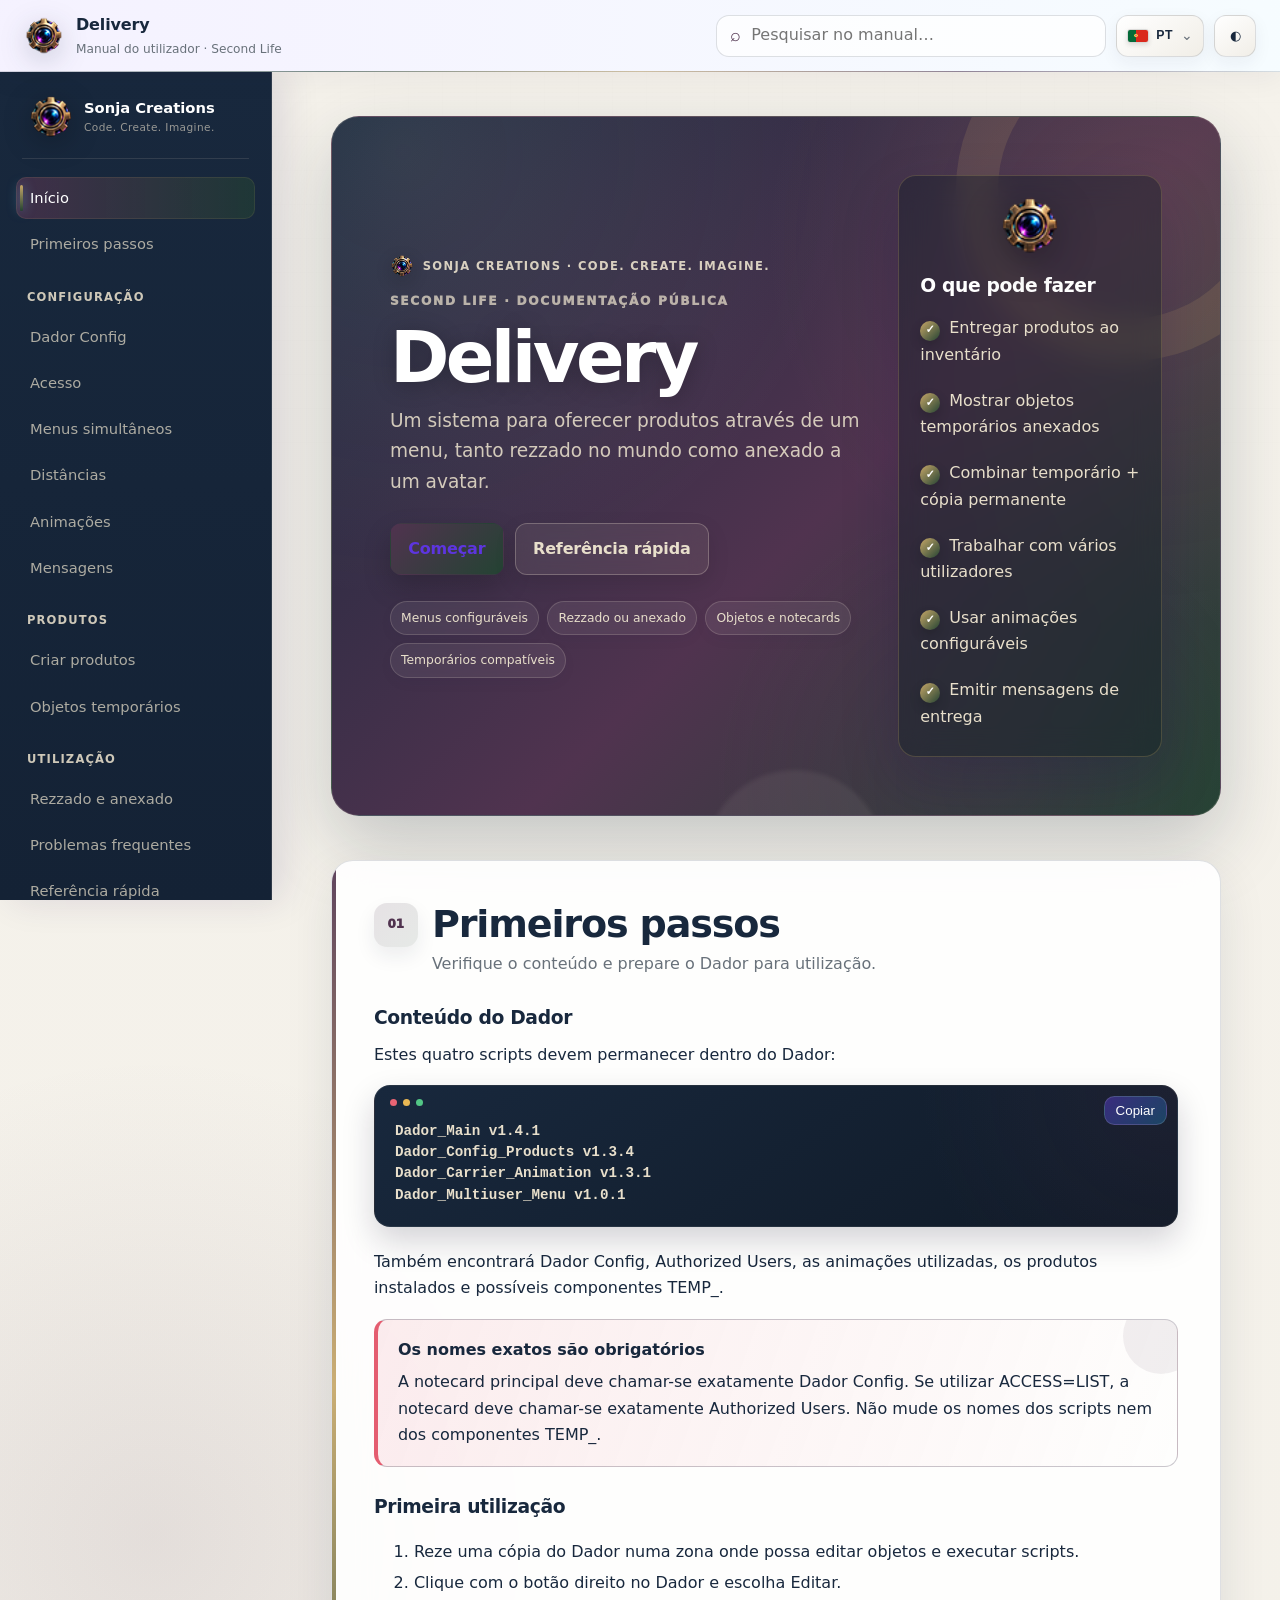
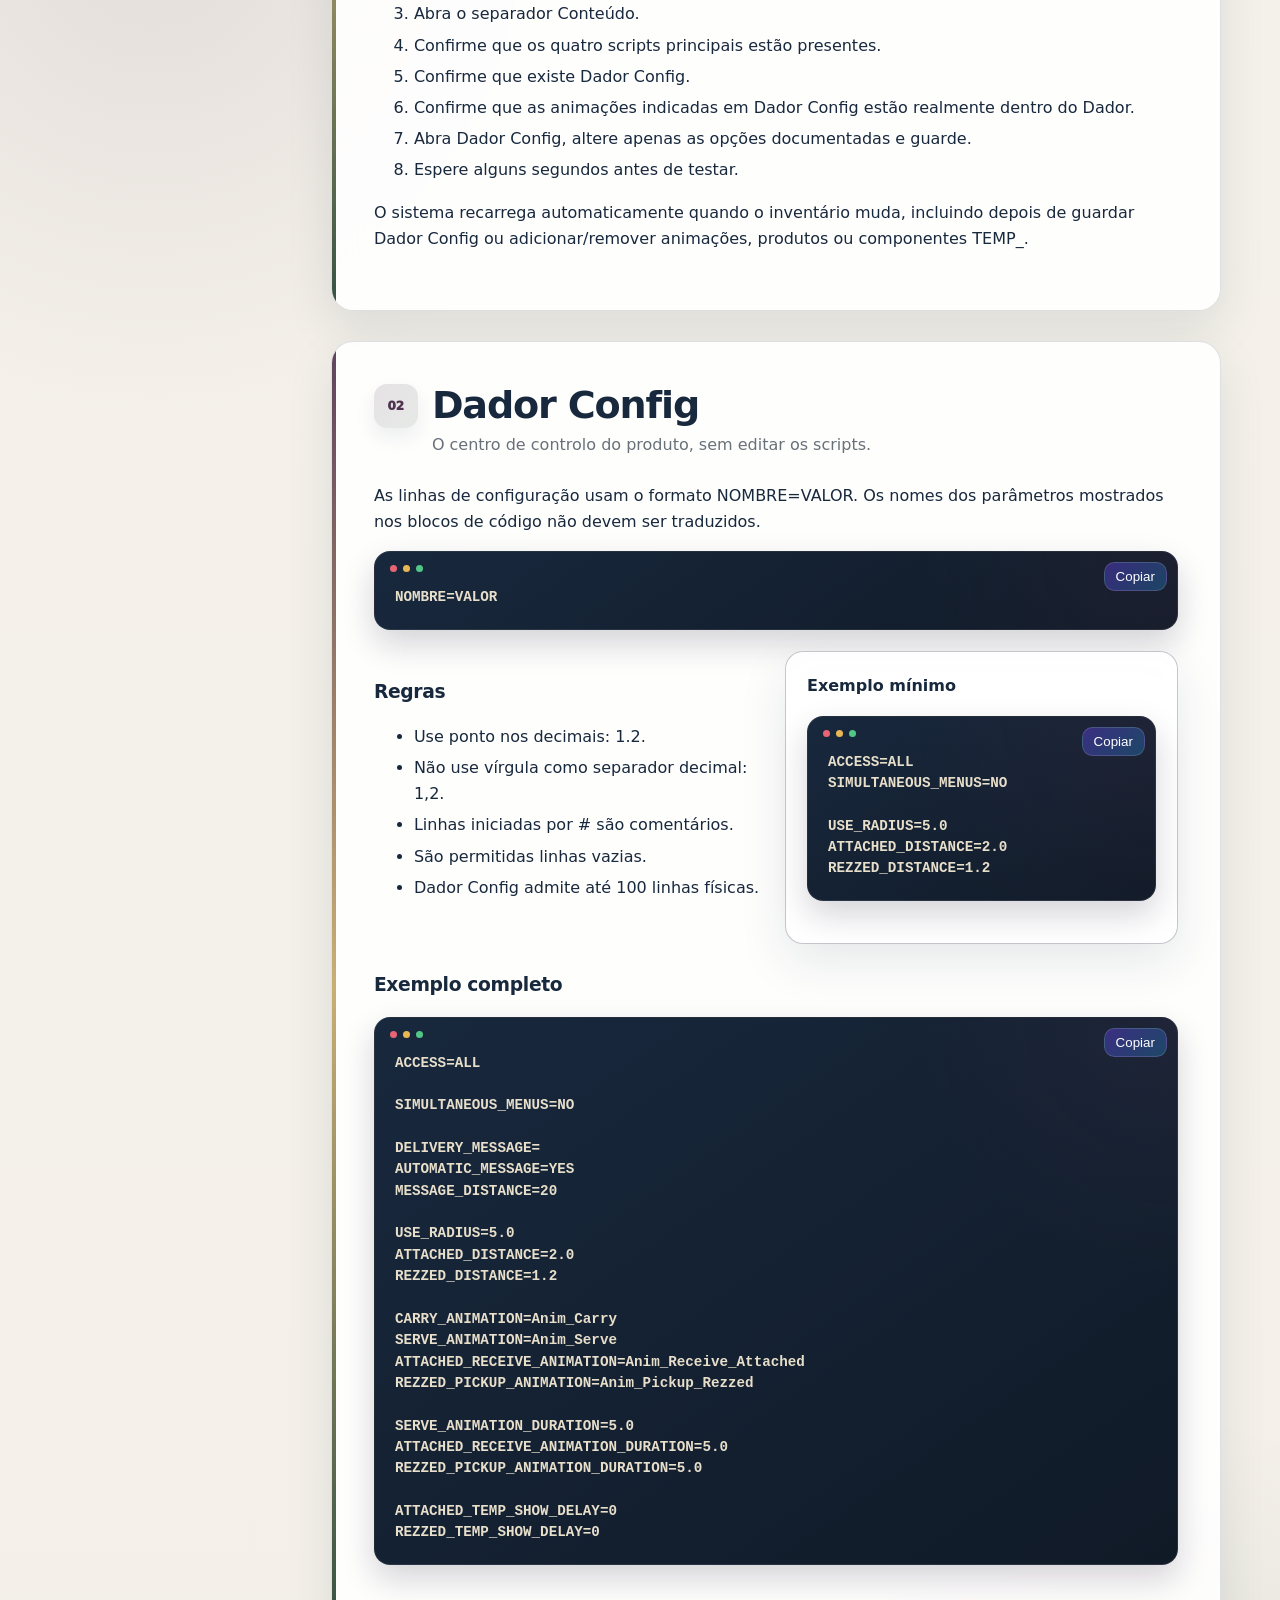
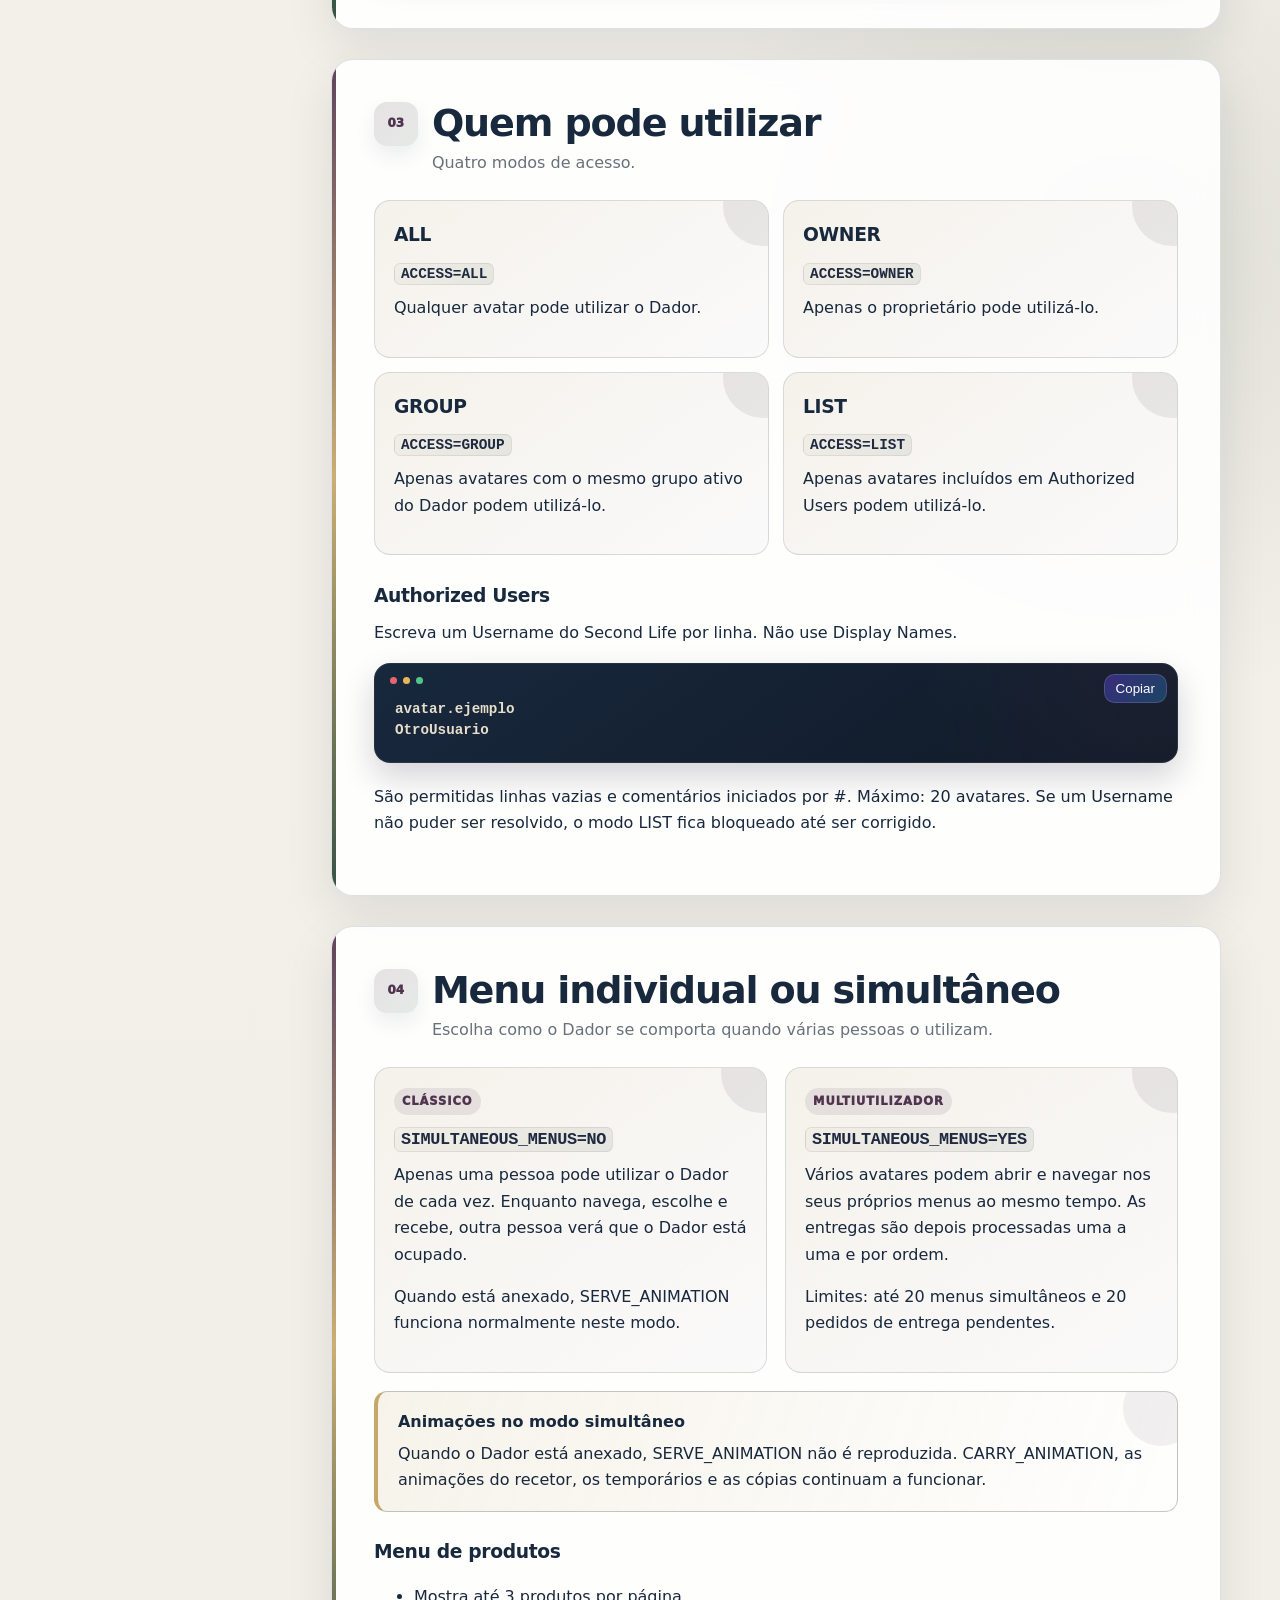
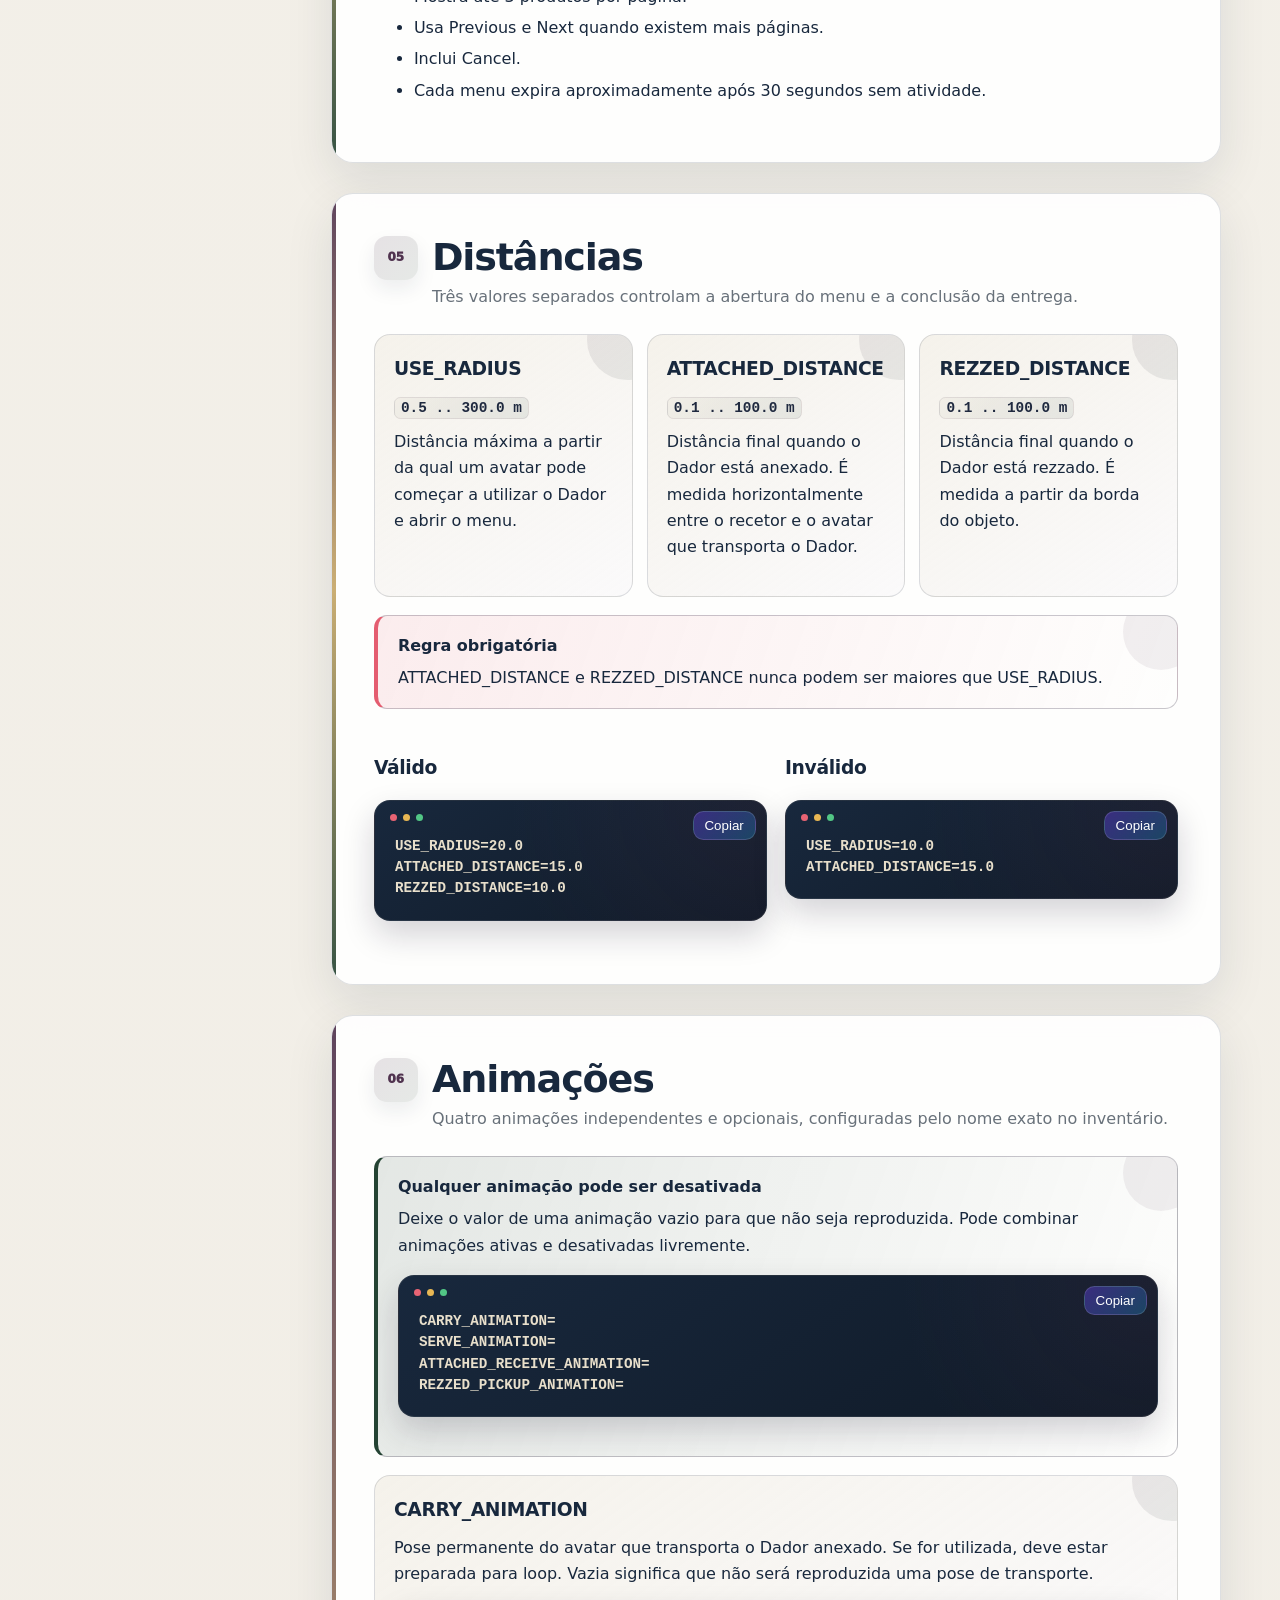
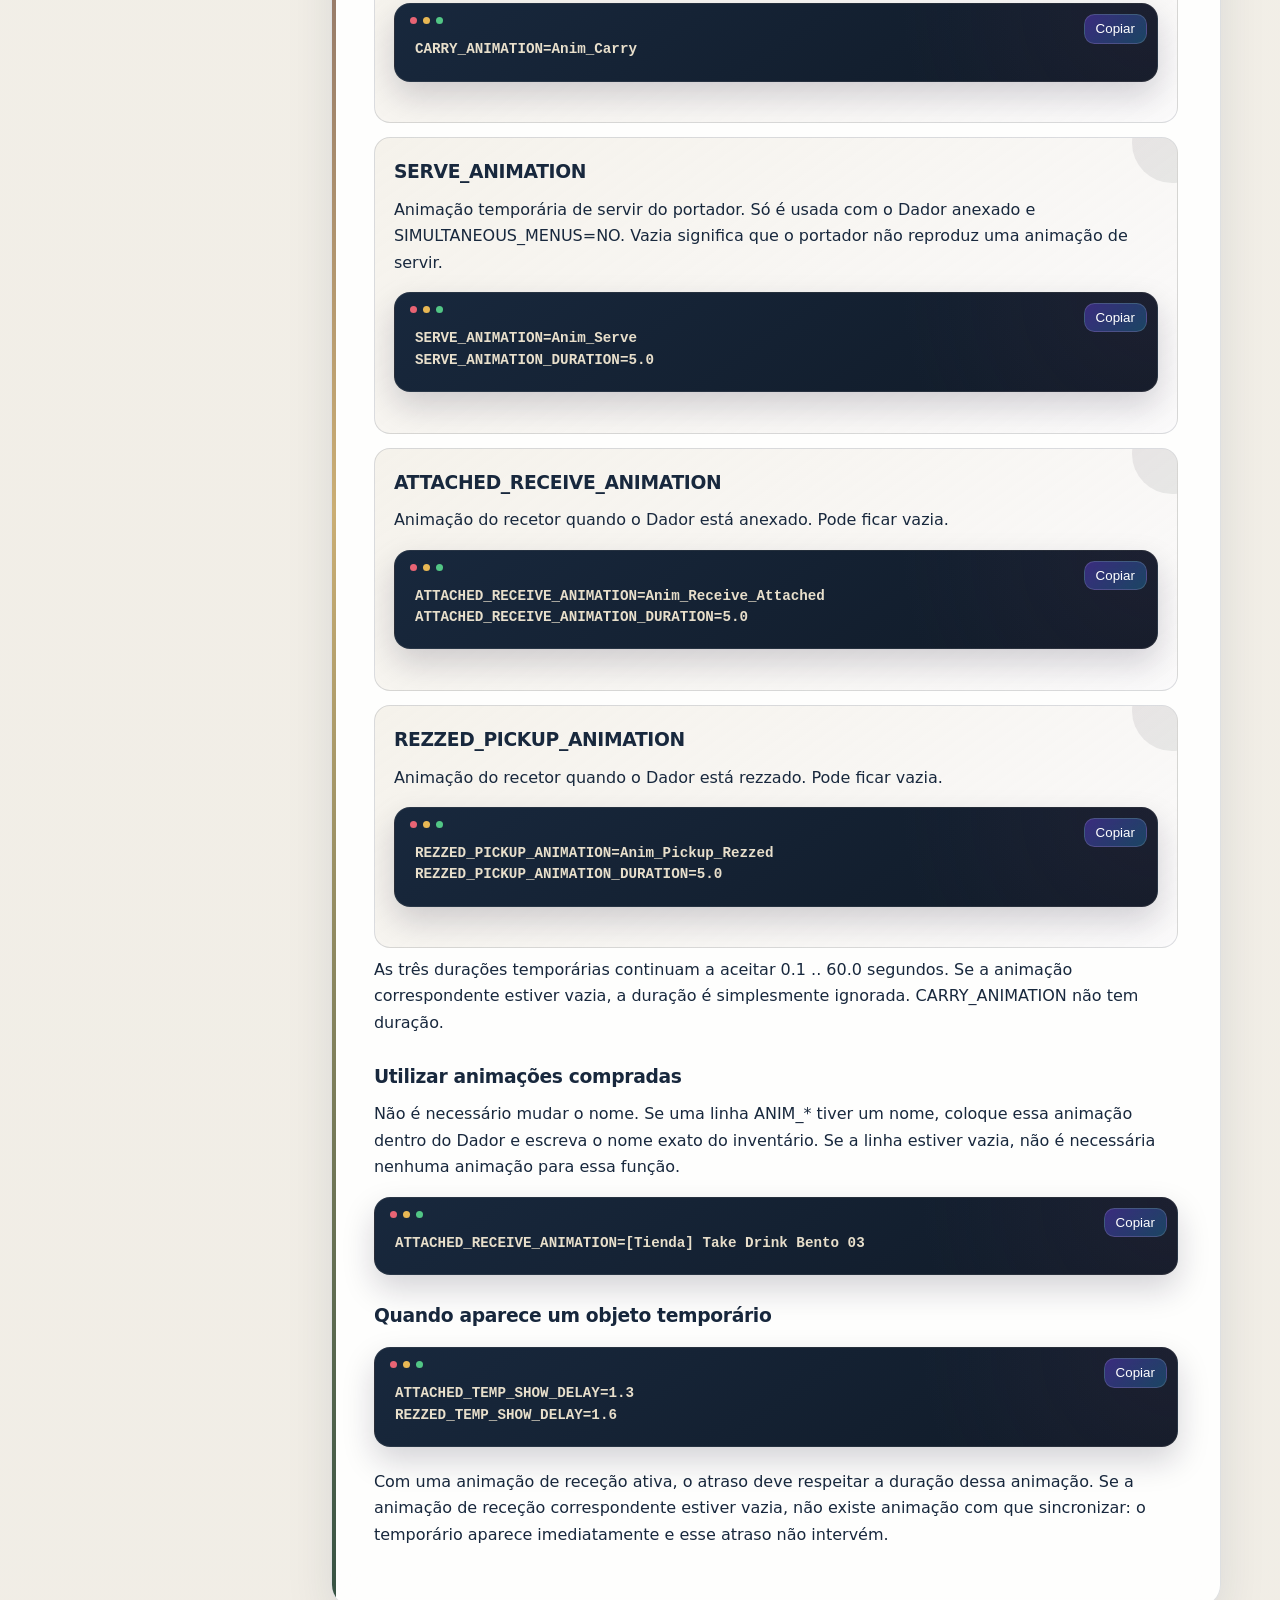
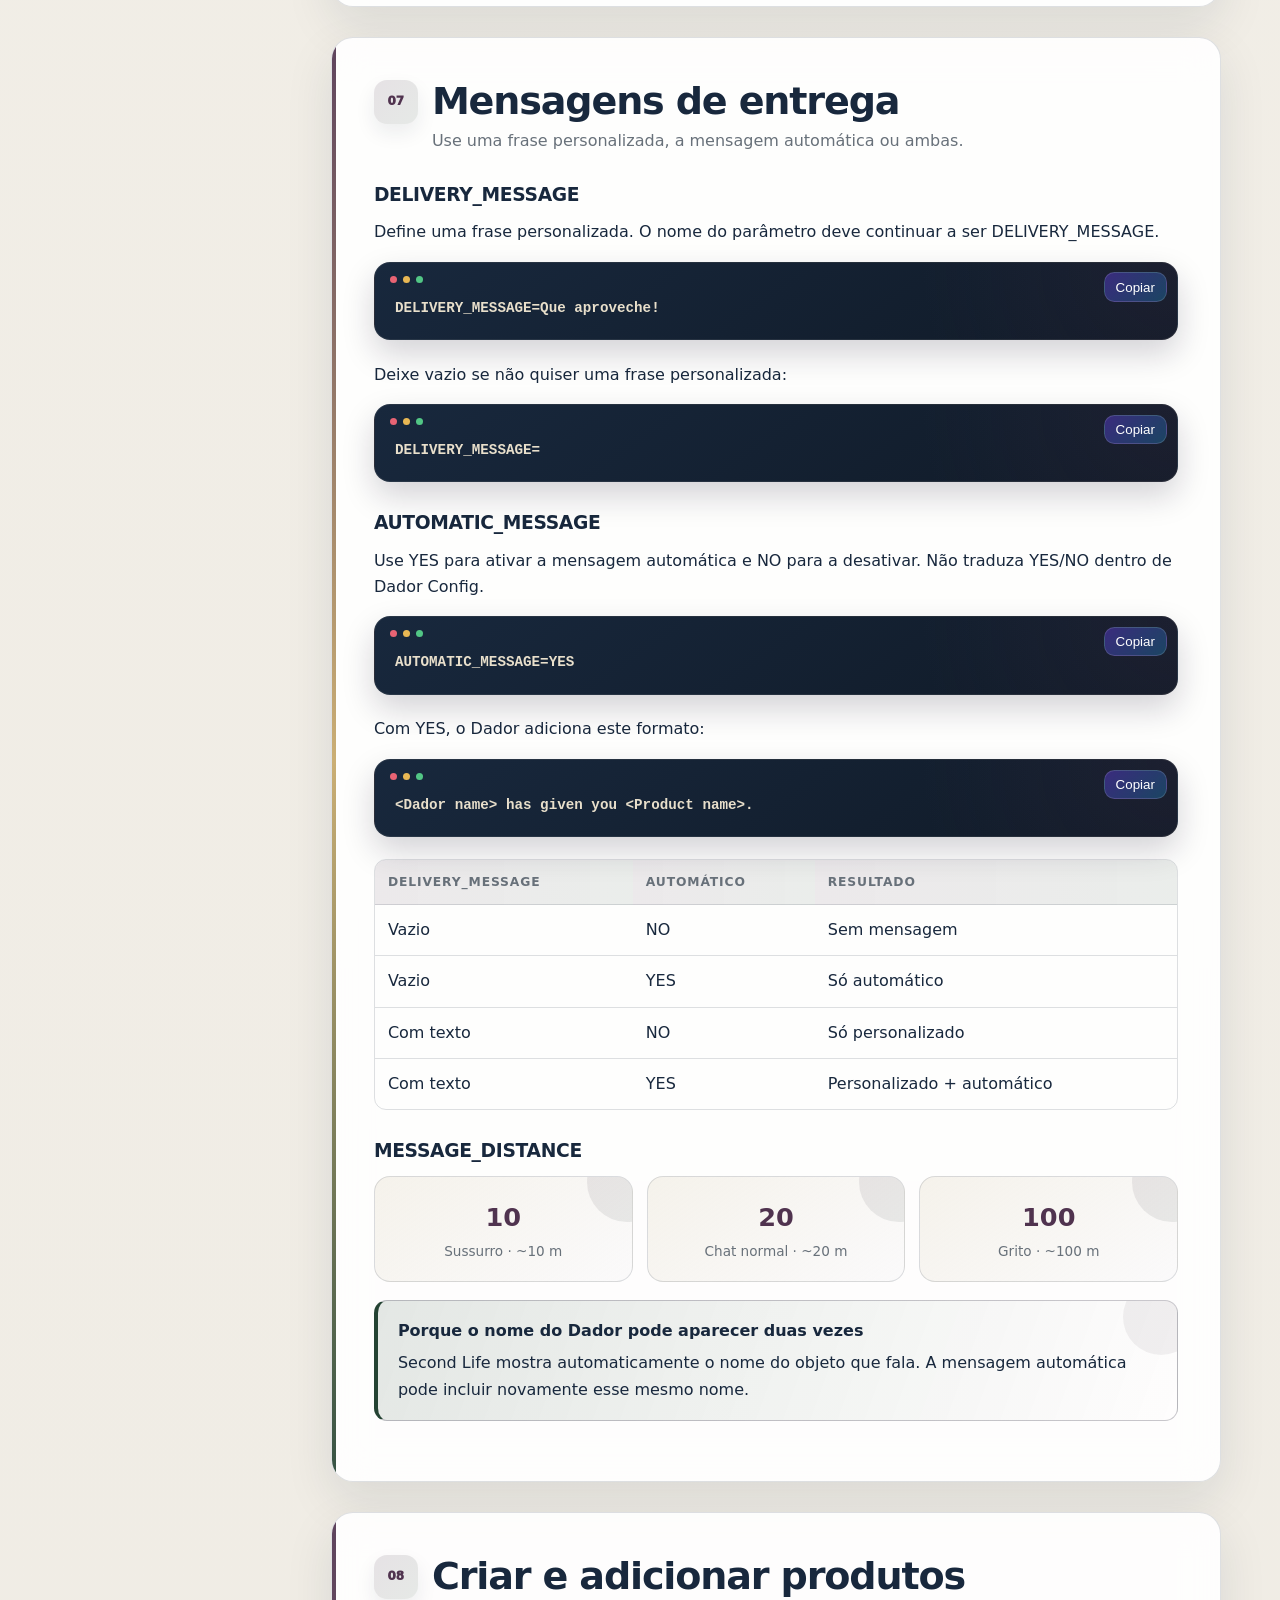
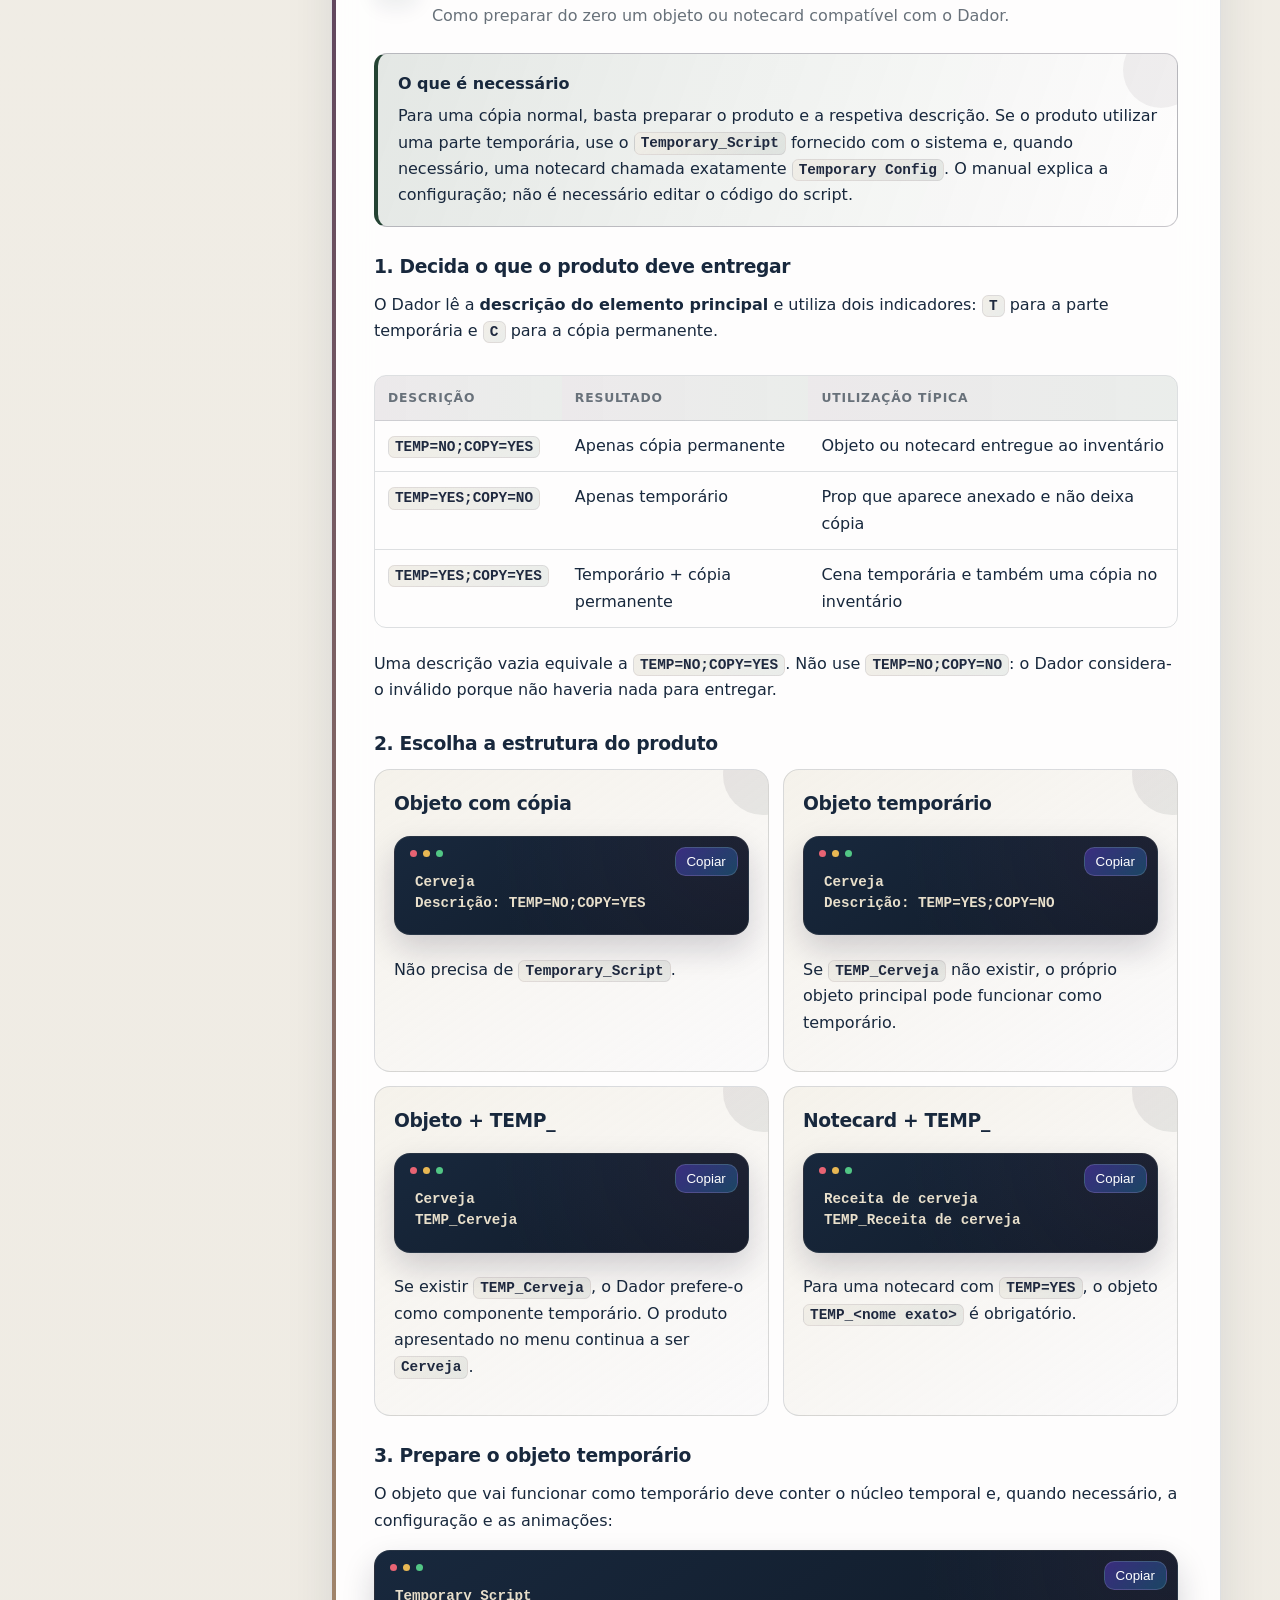
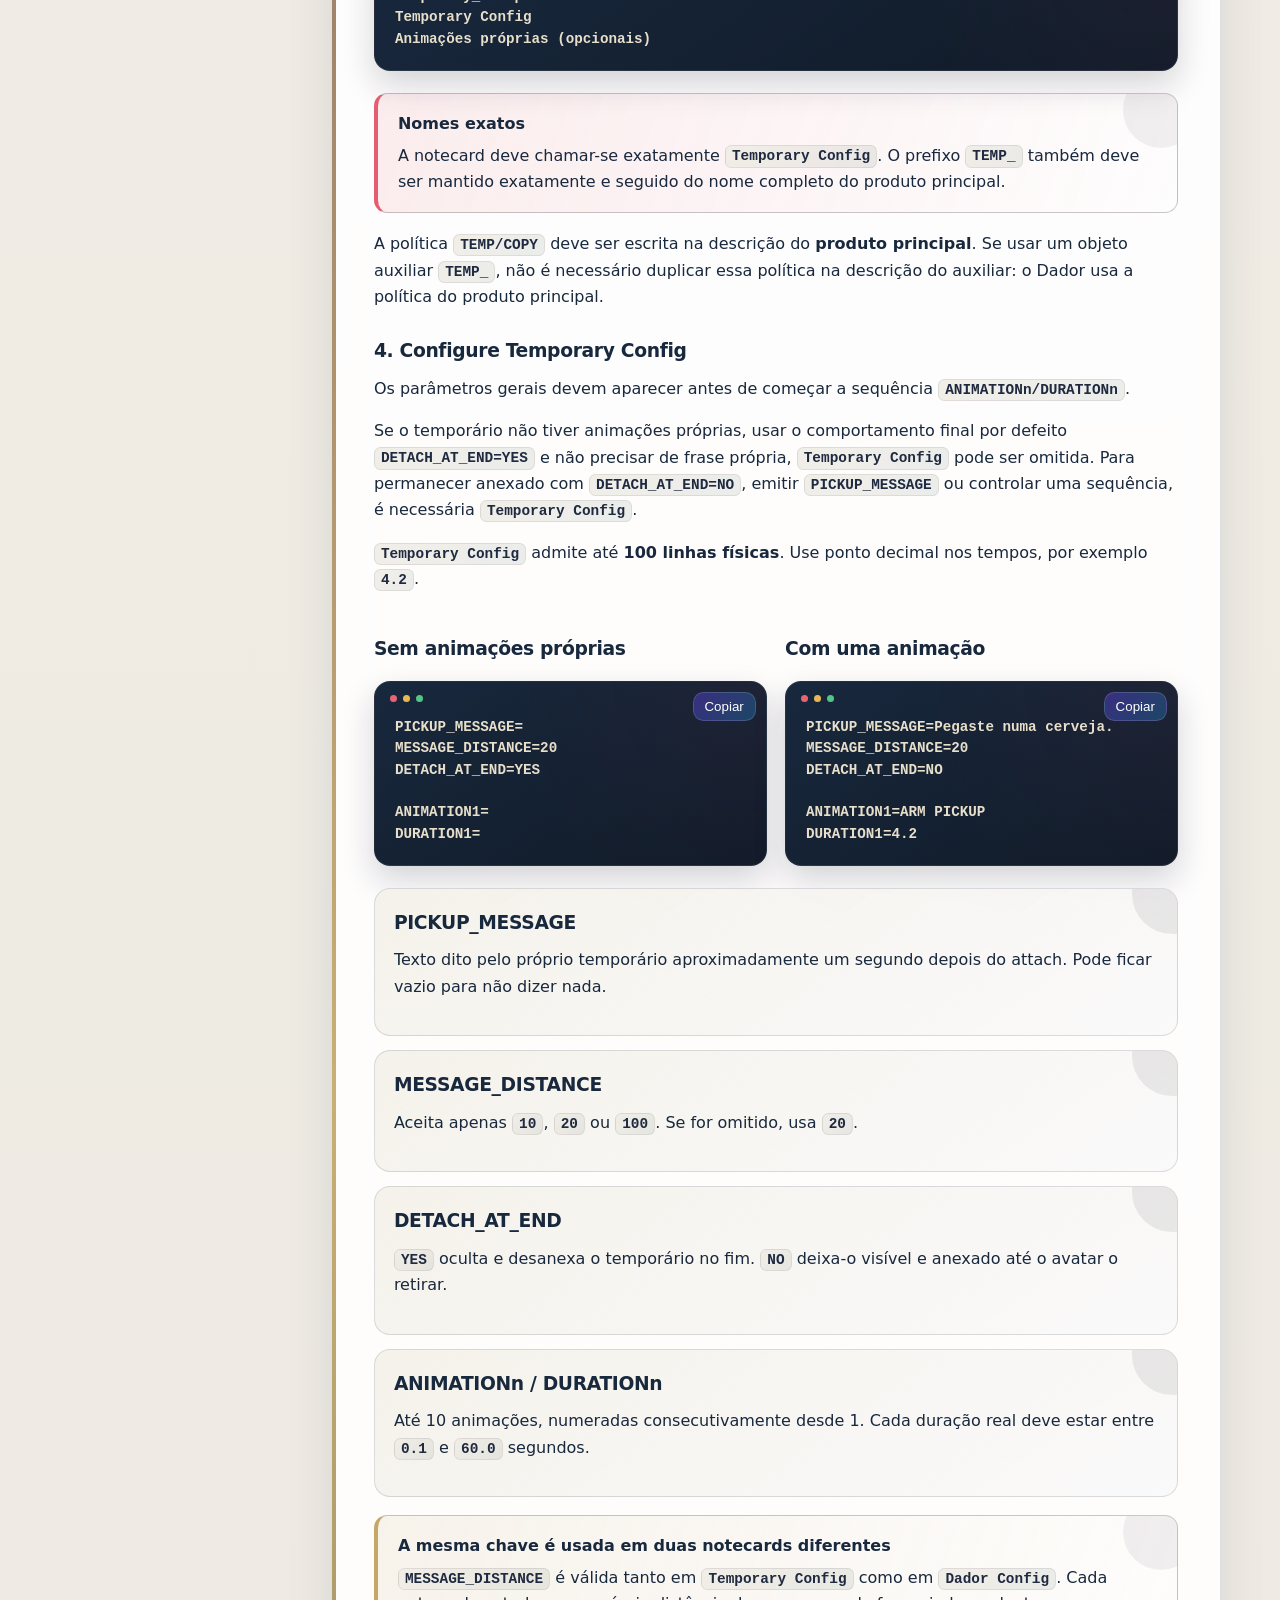
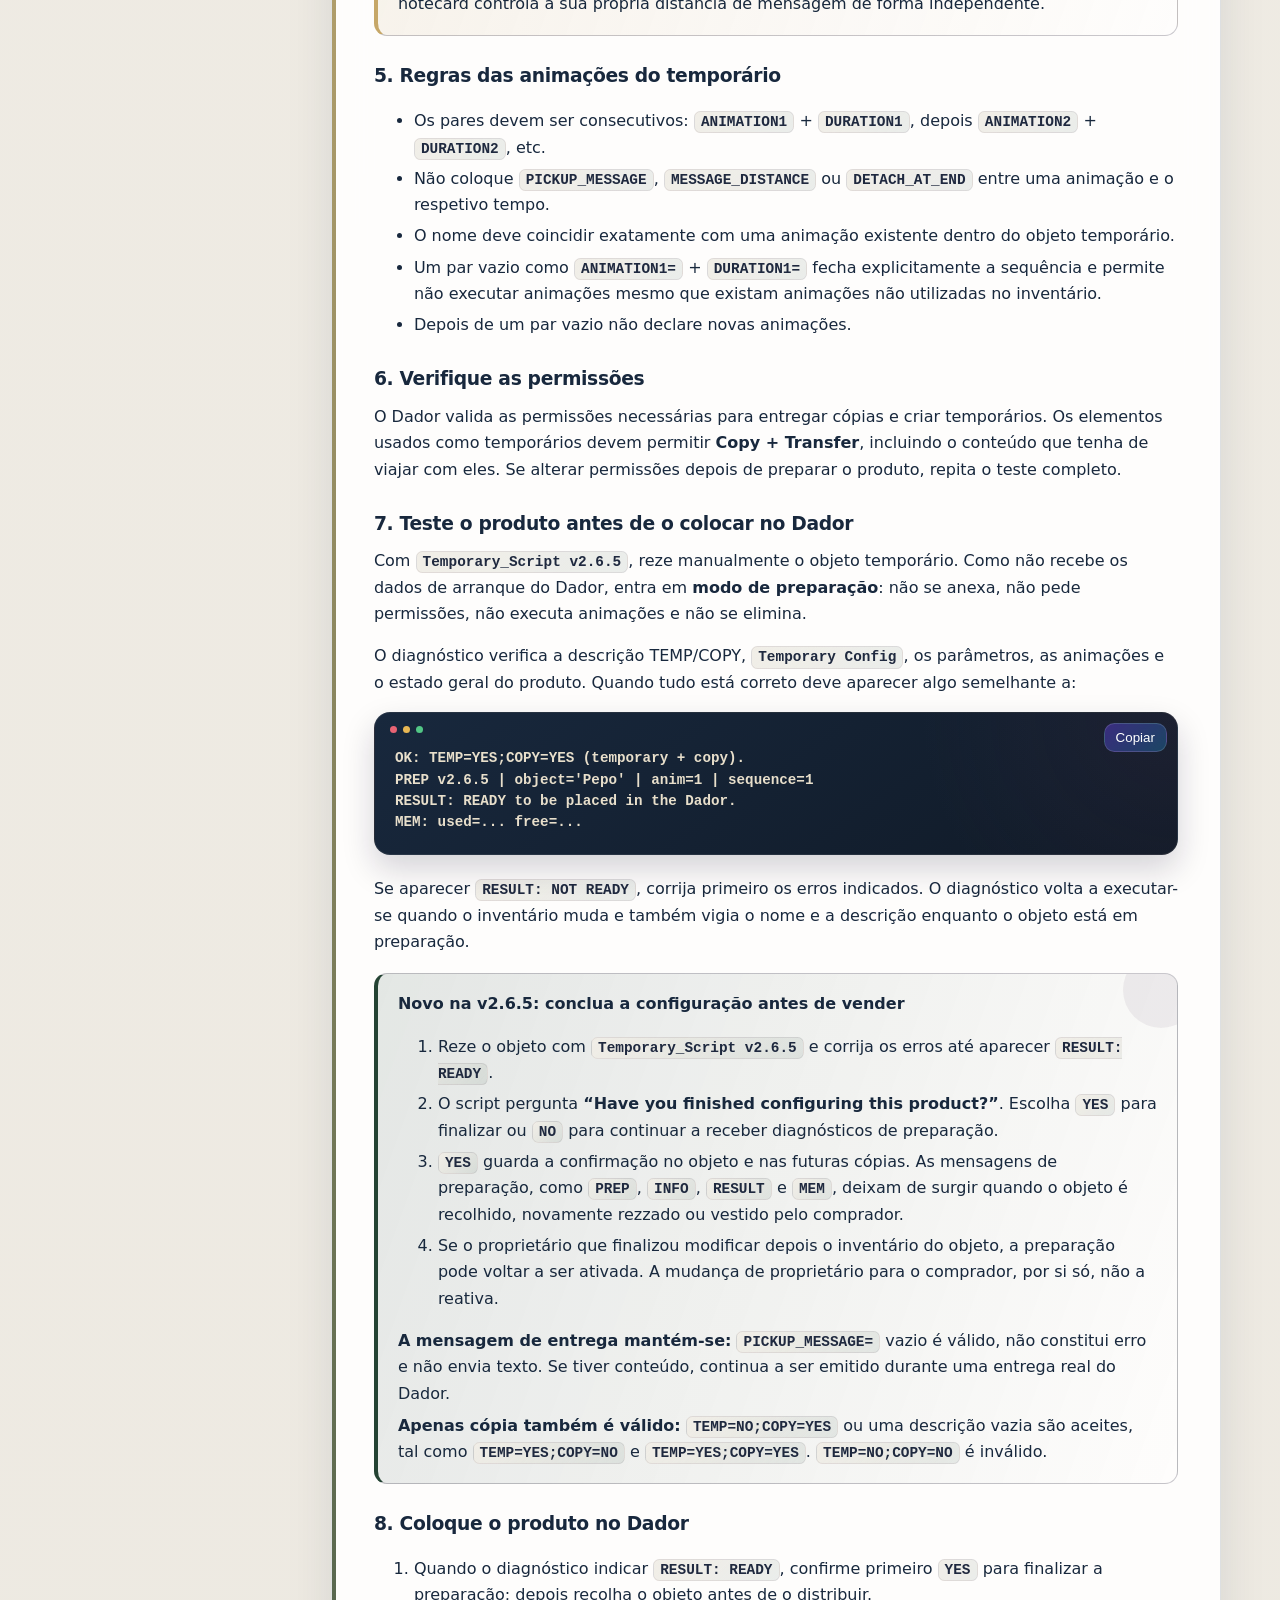
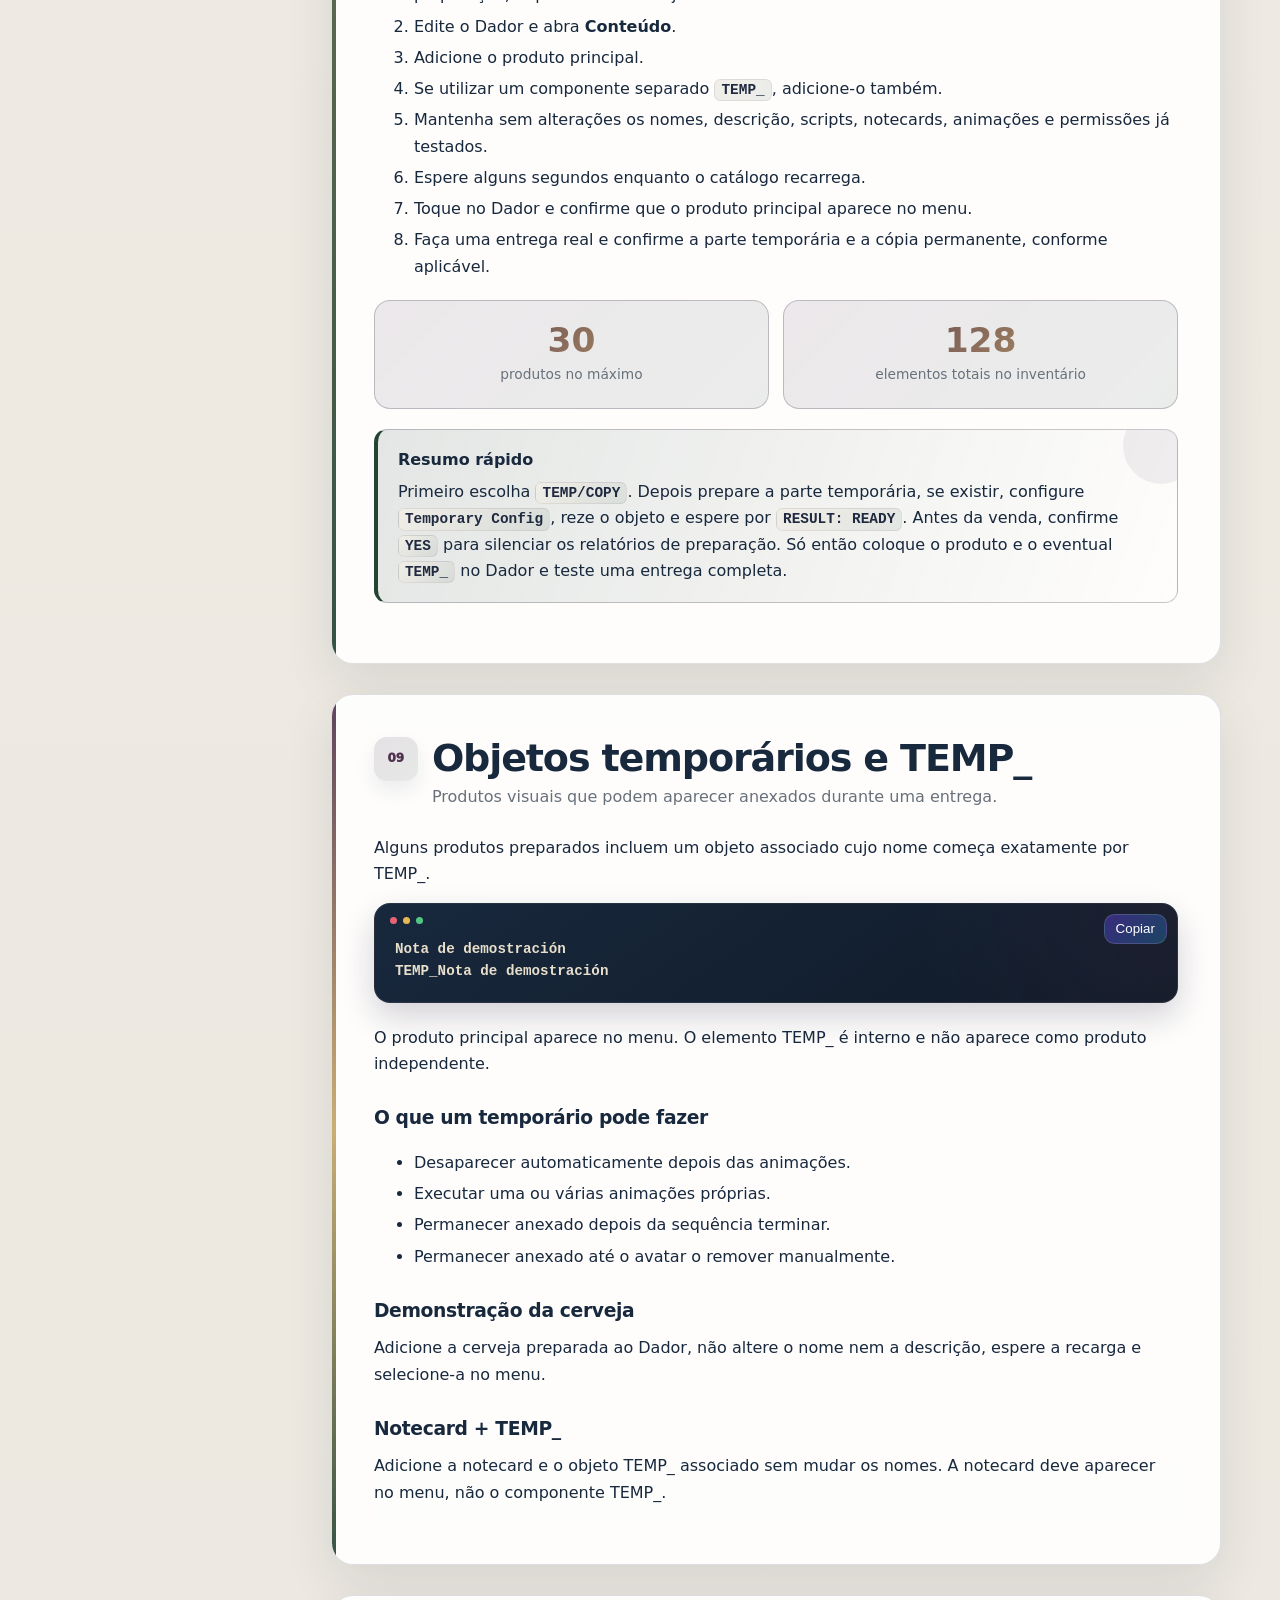
<file: docs/pt.html>
<!doctype html>
<html lang="pt" data-theme="light" data-language="pt">
<head>
  <meta charset="utf-8">
  <meta name="viewport" content="width=device-width,initial-scale=1">
  <meta name="description" content="Manual do utilizador do Delivery para Second Life.">
  <meta name="theme-color" content="#18283D">
  <title>Delivery · Manual do utilizador · Sonja Creations</title>
  <link rel="icon" type="image/png" href="./assets/brand/icono2.png">
  <link rel="apple-touch-icon" href="./assets/brand/icono2.png">
  <link rel="stylesheet" href="./styles.css?v=sonja-creations-20261009-1">
</head>
<body>
<header class="topbar">
  <button class="icon-button mobile-only" id="menuButton" aria-label="Abrir menu">☰</button>
  <a class="brand" href="#inicio" aria-label="Delivery">
    <img class="brand-icon" src="./assets/brand/icono2.png" alt="" width="40" height="40">
    <span><strong>Delivery</strong><small>Manual do utilizador · Second Life</small></span>
  </a>
  <div class="top-actions">
    <label class="search"><span>⌕</span><input id="searchInput" type="search" placeholder="Pesquisar no manual…" aria-label="Pesquisar no manual…"></label>
    <div class="language-dropdown" id="languageDropdown">
        <button class="language-button" id="languageButton" type="button" aria-label="Mudar idioma" aria-haspopup="true" aria-expanded="false">
          <img class="language-flag" width="22" height="14" id="currentLanguageFlag" src="./assets/flags/es.svg" alt="">
          <span class="language-code" id="currentLanguageCode">ES</span>
          <span class="language-chevron" aria-hidden="true">⌄</span>
        </button>
        <div class="language-menu" id="languageMenu" role="menu">
          <a href="./" data-lang="es" role="menuitem"><img class="language-flag" width="22" height="14" src="./assets/flags/es.svg" alt=""><span>ES</span></a>
          <a href="./en.html" data-lang="en" role="menuitem"><img class="language-flag" width="22" height="14" src="./assets/flags/gb.svg" alt=""><span>EN</span></a>
          <a href="./pt.html" data-lang="pt" role="menuitem"><img class="language-flag" width="22" height="14" src="./assets/flags/pt.svg" alt=""><span>PT</span></a>
          <a href="./de.html" data-lang="de" role="menuitem"><img class="language-flag" width="22" height="14" src="./assets/flags/de.svg" alt=""><span>DE</span></a>
          <a href="./fr.html" data-lang="fr" role="menuitem"><img class="language-flag" width="22" height="14" src="./assets/flags/fr.svg" alt=""><span>FR</span></a>
          <a href="./ja.html" data-lang="ja" role="menuitem"><img class="language-flag" width="22" height="14" src="./assets/flags/jp.svg" alt=""><span>日本語</span></a>
        </div>
      </div>
    <button class="icon-button" id="themeButton" aria-label="Mudar tema">◐</button>
  </div>
</header>

<div class="layout">
<aside class="sidebar" id="sidebar">
  <div class="sidebar-brand">
    <img src="./assets/brand/icono2.png" alt="" width="46" height="46">
    <div><strong>Sonja Creations</strong><small>Code. Create. Imagine.</small></div>
  </div>
  <nav>
    <a href="#inicio">Início</a>
    <a href="#primeros-pasos">Primeiros passos</a>
    <div class="nav-group">Configuração</div>
    <a href="#config-dador">Dador Config</a>
    <a href="#acceso">Acesso</a>
    <a href="#menus">Menus simultâneos</a>
    <a href="#distancias">Distâncias</a>
    <a href="#animaciones">Animações</a>
    <a href="#mensajes">Mensagens</a>
    <div class="nav-group">Produtos</div>
    <a href="#productos">Criar produtos</a>
    <a href="#temporales">Objetos temporários</a>
    <div class="nav-group">Utilização</div>
    <a href="#uso">Rezzado e anexado</a>
    <a href="#problemas">Problemas frequentes</a>
    <a href="#referencia">Referência rápida</a>
  </nav>
  <div class="sidebar-footer"><span class="pill">Manual do utilizador v2.2</span><span class="muted">Dador_Main v1.4.1</span></div>
</aside>

<main class="content" id="content">
<section id="inicio" class="hero hero-sonja searchable">
  <div class="hero-copy">
    <div class="sonja-kicker"><img src="./assets/brand/icono2.png" alt="" width="24" height="24"><span>SONJA CREATIONS · CODE. CREATE. IMAGINE.</span></div>
    <span class="eyebrow">Second Life · documentação pública</span>
    <h1>Delivery</h1>
    <p class="lead">Um sistema para oferecer produtos através de um menu, tanto rezzado no mundo como anexado a um avatar.</p>
    <div class="hero-actions"><a class="button primary" href="#primeros-pasos">Começar</a><a class="button ghost" href="#referencia">Referência rápida</a></div>
    <div class="badges"><span>Menus configuráveis</span><span>Rezzado ou anexado</span><span>Objetos e notecards</span><span>Temporários compatíveis</span></div>
  </div>
  <div class="hero-card">
    <div class="hero-brand-icon"><img src="./assets/brand/icono2.png" alt="Sonja Creations"></div>
    <h3>O que pode fazer</h3>
    <ul class="check-list">
      <li>Entregar produtos ao inventário</li><li>Mostrar objetos temporários anexados</li><li>Combinar temporário + cópia permanente</li><li>Trabalhar com vários utilizadores</li><li>Usar animações configuráveis</li><li>Emitir mensagens de entrega</li>
    </ul>
  </div>
</section>


<div id="noResults" class="no-results" hidden><h2>Sem resultados</h2><p>Experimente outro termo de pesquisa.</p></div>

<section id="primeros-pasos" class="doc-section searchable">
  <div class="section-heading"><span class="step">01</span><div><h2>Primeiros passos</h2><p>Verifique o conteúdo e prepare o Dador para utilização.</p></div></div>
  <h3>Conteúdo do Dador</h3>
  <p>Estes quatro scripts devem permanecer dentro do Dador:</p>
  <pre><code>Dador_Main v1.4.1
Dador_Config_Products v1.3.4
Dador_Carrier_Animation v1.3.1
Dador_Multiuser_Menu v1.0.1</code></pre>
  <p>Também encontrará Dador Config, Authorized Users, as animações utilizadas, os produtos instalados e possíveis componentes TEMP_.</p>
  <div class="callout danger"><strong>Os nomes exatos são obrigatórios</strong><p>A notecard principal deve chamar-se exatamente Dador Config. Se utilizar ACCESS=LIST, a notecard deve chamar-se exatamente Authorized Users. Não mude os nomes dos scripts nem dos componentes TEMP_.</p></div>
  <h3>Primeira utilização</h3>
  <ol><li>Reze uma cópia do Dador numa zona onde possa editar objetos e executar scripts.</li><li>Clique com o botão direito no Dador e escolha Editar.</li><li>Abra o separador Conteúdo.</li><li>Confirme que os quatro scripts principais estão presentes.</li><li>Confirme que existe Dador Config.</li><li>Confirme que as animações indicadas em Dador Config estão realmente dentro do Dador.</li><li>Abra Dador Config, altere apenas as opções documentadas e guarde.</li><li>Espere alguns segundos antes de testar.</li></ol>
  <p>O sistema recarrega automaticamente quando o inventário muda, incluindo depois de guardar Dador Config ou adicionar/remover animações, produtos ou componentes TEMP_.</p>
</section>

<section id="config-dador" class="doc-section searchable">
  <div class="section-heading"><span class="step">02</span><div><h2>Dador Config</h2><p>O centro de controlo do produto, sem editar os scripts.</p></div></div>
  <p>As linhas de configuração usam o formato NOMBRE=VALOR. Os nomes dos parâmetros mostrados nos blocos de código não devem ser traduzidos.</p>
  <pre><code>NOMBRE=VALOR</code></pre>
  <div class="two-col">
    <div><h3>Regras</h3><ul><li>Use ponto nos decimais: 1.2.</li><li>Não use vírgula como separador decimal: 1,2.</li><li>Linhas iniciadas por # são comentários.</li><li>São permitidas linhas vazias.</li><li>Dador Config admite até 100 linhas físicas.</li></ul></div>
    <div class="mini-card"><strong>Exemplo mínimo</strong><pre><code>ACCESS=ALL
SIMULTANEOUS_MENUS=NO

USE_RADIUS=5.0
ATTACHED_DISTANCE=2.0
REZZED_DISTANCE=1.2</code></pre></div>
  </div>
  <h3>Exemplo completo</h3><pre><code>ACCESS=ALL

SIMULTANEOUS_MENUS=NO

DELIVERY_MESSAGE=
AUTOMATIC_MESSAGE=YES
MESSAGE_DISTANCE=20

USE_RADIUS=5.0
ATTACHED_DISTANCE=2.0
REZZED_DISTANCE=1.2

CARRY_ANIMATION=Anim_Carry
SERVE_ANIMATION=Anim_Serve
ATTACHED_RECEIVE_ANIMATION=Anim_Receive_Attached
REZZED_PICKUP_ANIMATION=Anim_Pickup_Rezzed

SERVE_ANIMATION_DURATION=5.0
ATTACHED_RECEIVE_ANIMATION_DURATION=5.0
REZZED_PICKUP_ANIMATION_DURATION=5.0

ATTACHED_TEMP_SHOW_DELAY=0
REZZED_TEMP_SHOW_DELAY=0</code></pre>
</section>

<section id="acceso" class="doc-section searchable">
  <div class="section-heading"><span class="step">03</span><div><h2>Quem pode utilizar</h2><p>Quatro modos de acesso.</p></div></div>
  <div class="cards four">
    <article><h3>ALL</h3><code>ACCESS=ALL</code><p>Qualquer avatar pode utilizar o Dador.</p></article>
    <article><h3>OWNER</h3><code>ACCESS=OWNER</code><p>Apenas o proprietário pode utilizá-lo.</p></article>
    <article><h3>GROUP</h3><code>ACCESS=GROUP</code><p>Apenas avatares com o mesmo grupo ativo do Dador podem utilizá-lo.</p></article>
    <article><h3>LIST</h3><code>ACCESS=LIST</code><p>Apenas avatares incluídos em Authorized Users podem utilizá-lo.</p></article>
  </div>
  <h3>Authorized Users</h3>
  <p>Escreva um Username do Second Life por linha. Não use Display Names.</p><pre><code>avatar.ejemplo
OtroUsuario</code></pre><p>São permitidas linhas vazias e comentários iniciados por #. Máximo: 20 avatares. Se um Username não puder ser resolvido, o modo LIST fica bloqueado até ser corrigido.</p>
</section>

<section id="menus" class="doc-section searchable">
  <div class="section-heading"><span class="step">04</span><div><h2>Menu individual ou simultâneo</h2><p>Escolha como o Dador se comporta quando várias pessoas o utilizam.</p></div></div>
  <div class="compare">
    <article><span class="compare-label">Clássico</span><h3><code>SIMULTANEOUS_MENUS=NO</code></h3><p>Apenas uma pessoa pode utilizar o Dador de cada vez. Enquanto navega, escolhe e recebe, outra pessoa verá que o Dador está ocupado.</p><p>Quando está anexado, SERVE_ANIMATION funciona normalmente neste modo.</p></article>
    <article><span class="compare-label">Multiutilizador</span><h3><code>SIMULTANEOUS_MENUS=YES</code></h3><p>Vários avatares podem abrir e navegar nos seus próprios menus ao mesmo tempo. As entregas são depois processadas uma a uma e por ordem.</p><p>Limites: até 20 menus simultâneos e 20 pedidos de entrega pendentes.</p></article>
  </div>
  <div class="callout warning"><strong>Animações no modo simultâneo</strong><p>Quando o Dador está anexado, SERVE_ANIMATION não é reproduzida. CARRY_ANIMATION, as animações do recetor, os temporários e as cópias continuam a funcionar.</p></div>
  <h3>Menu de produtos</h3><ul><li>Mostra até 3 produtos por página.</li><li>Usa Previous e Next quando existem mais páginas.</li><li>Inclui Cancel.</li><li>Cada menu expira aproximadamente após 30 segundos sem atividade.</li></ul>
</section>

<section id="distancias" class="doc-section searchable">
  <div class="section-heading"><span class="step">05</span><div><h2>Distâncias</h2><p>Três valores separados controlam a abertura do menu e a conclusão da entrega.</p></div></div>
  <div class="cards three">
    <article><h3>USE_RADIUS</h3><code>0.5 .. 300.0 m</code><p>Distância máxima a partir da qual um avatar pode começar a utilizar o Dador e abrir o menu.</p></article>
    <article><h3>ATTACHED_DISTANCE</h3><code>0.1 .. 100.0 m</code><p>Distância final quando o Dador está anexado. É medida horizontalmente entre o recetor e o avatar que transporta o Dador.</p></article>
    <article><h3>REZZED_DISTANCE</h3><code>0.1 .. 100.0 m</code><p>Distância final quando o Dador está rezzado. É medida a partir da borda do objeto.</p></article>
  </div>
  <div class="callout danger"><strong>Regra obrigatória</strong><p>ATTACHED_DISTANCE e REZZED_DISTANCE nunca podem ser maiores que USE_RADIUS.</p></div>
  <div class="two-col"><div><h3>Válido</h3><pre><code>USE_RADIUS=20.0
ATTACHED_DISTANCE=15.0
REZZED_DISTANCE=10.0</code></pre></div><div><h3>Inválido</h3><pre><code>USE_RADIUS=10.0
ATTACHED_DISTANCE=15.0</code></pre></div></div>
</section>

<section id="animaciones" class="doc-section searchable">
  <div class="section-heading"><span class="step">06</span><div><h2>Animações</h2><p>Quatro animações independentes e opcionais, configuradas pelo nome exato no inventário.</p></div></div>
  <div class="callout info"><strong>Qualquer animação pode ser desativada</strong><p>Deixe o valor de uma animação vazio para que não seja reproduzida. Pode combinar animações ativas e desativadas livremente.</p><pre><code>CARRY_ANIMATION=
SERVE_ANIMATION=
ATTACHED_RECEIVE_ANIMATION=
REZZED_PICKUP_ANIMATION=</code></pre></div>
  <div class="feature-list">
    <article><h3>CARRY_ANIMATION</h3><p>Pose permanente do avatar que transporta o Dador anexado. Se for utilizada, deve estar preparada para loop. Vazia significa que não será reproduzida uma pose de transporte.</p><pre><code>CARRY_ANIMATION=Anim_Carry</code></pre></article>
    <article><h3>SERVE_ANIMATION</h3><p>Animação temporária de servir do portador. Só é usada com o Dador anexado e SIMULTANEOUS_MENUS=NO. Vazia significa que o portador não reproduz uma animação de servir.</p><pre><code>SERVE_ANIMATION=Anim_Serve
SERVE_ANIMATION_DURATION=5.0</code></pre></article>
    <article><h3>ATTACHED_RECEIVE_ANIMATION</h3><p>Animação do recetor quando o Dador está anexado. Pode ficar vazia.</p><pre><code>ATTACHED_RECEIVE_ANIMATION=Anim_Receive_Attached
ATTACHED_RECEIVE_ANIMATION_DURATION=5.0</code></pre></article>
    <article><h3>REZZED_PICKUP_ANIMATION</h3><p>Animação do recetor quando o Dador está rezzado. Pode ficar vazia.</p><pre><code>REZZED_PICKUP_ANIMATION=Anim_Pickup_Rezzed
REZZED_PICKUP_ANIMATION_DURATION=5.0</code></pre></article>
  </div>
  <p>As três durações temporárias continuam a aceitar 0.1 .. 60.0 segundos. Se a animação correspondente estiver vazia, a duração é simplesmente ignorada. CARRY_ANIMATION não tem duração.</p>
  <h3>Utilizar animações compradas</h3><p>Não é necessário mudar o nome. Se uma linha ANIM_* tiver um nome, coloque essa animação dentro do Dador e escreva o nome exato do inventário. Se a linha estiver vazia, não é necessária nenhuma animação para essa função.</p><pre><code>ATTACHED_RECEIVE_ANIMATION=[Tienda] Take Drink Bento 03</code></pre>
  <h3>Quando aparece um objeto temporário</h3><pre><code>ATTACHED_TEMP_SHOW_DELAY=1.3
REZZED_TEMP_SHOW_DELAY=1.6</code></pre><p>Com uma animação de receção ativa, o atraso deve respeitar a duração dessa animação. Se a animação de receção correspondente estiver vazia, não existe animação com que sincronizar: o temporário aparece imediatamente e esse atraso não intervém.</p>
</section>

<section id="mensajes" class="doc-section searchable">
  <div class="section-heading"><span class="step">07</span><div><h2>Mensagens de entrega</h2><p>Use uma frase personalizada, a mensagem automática ou ambas.</p></div></div>
  <h3>DELIVERY_MESSAGE</h3><p>Define uma frase personalizada. O nome do parâmetro deve continuar a ser DELIVERY_MESSAGE.</p><pre><code>DELIVERY_MESSAGE=Que aproveche!</code></pre><p>Deixe vazio se não quiser uma frase personalizada:</p><pre><code>DELIVERY_MESSAGE=</code></pre>
  <h3>AUTOMATIC_MESSAGE</h3><p>Use YES para ativar a mensagem automática e NO para a desativar. Não traduza YES/NO dentro de Dador Config.</p><pre><code>AUTOMATIC_MESSAGE=YES</code></pre><p>Com YES, o Dador adiciona este formato:</p><pre><code>&lt;Dador name&gt; has given you &lt;Product name&gt;.</code></pre>
  <table><thead><tr><th>DELIVERY_MESSAGE</th><th>Automático</th><th>Resultado</th></tr></thead><tbody>
    <tr><td>Vazio</td><td>NO</td><td>Sem mensagem</td></tr>
    <tr><td>Vazio</td><td>YES</td><td>Só automático</td></tr>
    <tr><td>Com texto</td><td>NO</td><td>Só personalizado</td></tr>
    <tr><td>Com texto</td><td>YES</td><td>Personalizado + automático</td></tr>
  </tbody></table>
  <h3>MESSAGE_DISTANCE</h3>
  <div class="cards three compact"><article><strong>10</strong><span>Sussurro · ~10 m</span></article><article><strong>20</strong><span>Chat normal · ~20 m</span></article><article><strong>100</strong><span>Grito · ~100 m</span></article></div>
  <div class="callout info"><strong>Porque o nome do Dador pode aparecer duas vezes</strong><p>Second Life mostra automaticamente o nome do objeto que fala. A mensagem automática pode incluir novamente esse mesmo nome.</p></div>
</section>

<section id="productos" class="doc-section searchable">
  <div class="section-heading"><span class="step">08</span><div><h2>Criar e adicionar produtos</h2><p>Como preparar do zero um objeto ou notecard compatível com o Dador.</p></div></div>

  <div class="callout info"><strong>O que é necessário</strong><p>Para uma cópia normal, basta preparar o produto e a respetiva descrição. Se o produto utilizar uma parte temporária, use o <code>Temporary_Script</code> fornecido com o sistema e, quando necessário, uma notecard chamada exatamente <code>Temporary Config</code>. O manual explica a configuração; não é necessário editar o código do script.</p></div>

  <h3>1. Decida o que o produto deve entregar</h3>
  <p>O Dador lê a <strong>descrição do elemento principal</strong> e utiliza dois indicadores: <code>T</code> para a parte temporária e <code>C</code> para a cópia permanente.</p>
  <div class="table-wrap"><table><thead><tr><th>Descrição</th><th>Resultado</th><th>Utilização típica</th></tr></thead><tbody>
    <tr><td><code>TEMP=NO;COPY=YES</code></td><td>Apenas cópia permanente</td><td>Objeto ou notecard entregue ao inventário</td></tr>
    <tr><td><code>TEMP=YES;COPY=NO</code></td><td>Apenas temporário</td><td>Prop que aparece anexado e não deixa cópia</td></tr>
    <tr><td><code>TEMP=YES;COPY=YES</code></td><td>Temporário + cópia permanente</td><td>Cena temporária e também uma cópia no inventário</td></tr>
  </tbody></table></div>
  <p>Uma descrição vazia equivale a <code>TEMP=NO;COPY=YES</code>. Não use <code>TEMP=NO;COPY=NO</code>: o Dador considera-o inválido porque não haveria nada para entregar.</p>

  <h3>2. Escolha a estrutura do produto</h3>
  <div class="cards four">
    <article><h3>Objeto com cópia</h3><pre><code>Cerveja
Descrição: TEMP=NO;COPY=YES</code></pre><p>Não precisa de <code>Temporary_Script</code>.</p></article>
    <article><h3>Objeto temporário</h3><pre><code>Cerveja
Descrição: TEMP=YES;COPY=NO</code></pre><p>Se <code>TEMP_Cerveja</code> não existir, o próprio objeto principal pode funcionar como temporário.</p></article>
    <article><h3>Objeto + TEMP_</h3><pre><code>Cerveja
TEMP_Cerveja</code></pre><p>Se existir <code>TEMP_Cerveja</code>, o Dador prefere-o como componente temporário. O produto apresentado no menu continua a ser <code>Cerveja</code>.</p></article>
    <article><h3>Notecard + TEMP_</h3><pre><code>Receita de cerveja
TEMP_Receita de cerveja</code></pre><p>Para uma notecard com <code>TEMP=YES</code>, o objeto <code>TEMP_&lt;nome exato&gt;</code> é obrigatório.</p></article>
  </div>

  <h3>3. Prepare o objeto temporário</h3>
  <p>O objeto que vai funcionar como temporário deve conter o núcleo temporal e, quando necessário, a configuração e as animações:</p>
  <pre><code>Temporary_Script
Temporary Config
Animações próprias (opcionais)</code></pre>
  <div class="callout danger"><strong>Nomes exatos</strong><p>A notecard deve chamar-se exatamente <code>Temporary Config</code>. O prefixo <code>TEMP_</code> também deve ser mantido exatamente e seguido do nome completo do produto principal.</p></div>
  <p>A política <code>TEMP/COPY</code> deve ser escrita na descrição do <strong>produto principal</strong>. Se usar um objeto auxiliar <code>TEMP_</code>, não é necessário duplicar essa política na descrição do auxiliar: o Dador usa a política do produto principal.</p>

  <h3>4. Configure Temporary Config</h3>
  <p>Os parâmetros gerais devem aparecer antes de começar a sequência <code>ANIMATIONn/DURATIONn</code>.</p>
  <p>Se o temporário não tiver animações próprias, usar o comportamento final por defeito <code>DETACH_AT_END=YES</code> e não precisar de frase própria, <code>Temporary Config</code> pode ser omitida. Para permanecer anexado com <code>DETACH_AT_END=NO</code>, emitir <code>PICKUP_MESSAGE</code> ou controlar uma sequência, é necessária <code>Temporary Config</code>.</p>
  <p><code>Temporary Config</code> admite até <strong>100 linhas físicas</strong>. Use ponto decimal nos tempos, por exemplo <code>4.2</code>.</p>
  <div class="two-col">
    <div><h3>Sem animações próprias</h3><pre><code>PICKUP_MESSAGE=
MESSAGE_DISTANCE=20
DETACH_AT_END=YES

ANIMATION1=
DURATION1=</code></pre></div>
    <div><h3>Com uma animação</h3><pre><code>PICKUP_MESSAGE=Pegaste numa cerveja.
MESSAGE_DISTANCE=20
DETACH_AT_END=NO

ANIMATION1=ARM PICKUP
DURATION1=4.2</code></pre></div>
  </div>

  <div class="feature-list">
    <article><h3>PICKUP_MESSAGE</h3><p>Texto dito pelo próprio temporário aproximadamente um segundo depois do attach. Pode ficar vazio para não dizer nada.</p></article>
    <article><h3>MESSAGE_DISTANCE</h3><p>Aceita apenas <code>10</code>, <code>20</code> ou <code>100</code>. Se for omitido, usa <code>20</code>.</p></article>
    <article><h3>DETACH_AT_END</h3><p><code>YES</code> oculta e desanexa o temporário no fim. <code>NO</code> deixa-o visível e anexado até o avatar o retirar.</p></article>
    <article><h3>ANIMATIONn / DURATIONn</h3><p>Até 10 animações, numeradas consecutivamente desde 1. Cada duração real deve estar entre <code>0.1</code> e <code>60.0</code> segundos.</p></article>
  </div>

  <div class="callout warning"><strong>A mesma chave é usada em duas notecards diferentes</strong><p><code>MESSAGE_DISTANCE</code> é válida tanto em <code>Temporary Config</code> como em <code>Dador Config</code>. Cada notecard controla a sua própria distância de mensagem de forma independente.</p></div>

  <h3>5. Regras das animações do temporário</h3>
  <ul>
    <li>Os pares devem ser consecutivos: <code>ANIMATION1</code> + <code>DURATION1</code>, depois <code>ANIMATION2</code> + <code>DURATION2</code>, etc.</li>
    <li>Não coloque <code>PICKUP_MESSAGE</code>, <code>MESSAGE_DISTANCE</code> ou <code>DETACH_AT_END</code> entre uma animação e o respetivo tempo.</li>
    <li>O nome deve coincidir exatamente com uma animação existente dentro do objeto temporário.</li>
    <li>Um par vazio como <code>ANIMATION1=</code> + <code>DURATION1=</code> fecha explicitamente a sequência e permite não executar animações mesmo que existam animações não utilizadas no inventário.</li>
    <li>Depois de um par vazio não declare novas animações.</li>
  </ul>

  <h3>6. Verifique as permissões</h3>
  <p>O Dador valida as permissões necessárias para entregar cópias e criar temporários. Os elementos usados como temporários devem permitir <strong>Copy + Transfer</strong>, incluindo o conteúdo que tenha de viajar com eles. Se alterar permissões depois de preparar o produto, repita o teste completo.</p>

  <h3>7. Teste o produto antes de o colocar no Dador</h3>
  <p>Com <code>Temporary_Script v2.6.5</code>, reze manualmente o objeto temporário. Como não recebe os dados de arranque do Dador, entra em <strong>modo de preparação</strong>: não se anexa, não pede permissões, não executa animações e não se elimina.</p>
  <p>O diagnóstico verifica a descrição TEMP/COPY, <code>Temporary Config</code>, os parâmetros, as animações e o estado geral do produto. Quando tudo está correto deve aparecer algo semelhante a:</p>
  <pre><code>OK: TEMP=YES;COPY=YES (temporary + copy).
PREP v2.6.5 | object='Pepo' | anim=1 | sequence=1
RESULT: READY to be placed in the Dador.
MEM: used=... free=...</code></pre>
  <p>Se aparecer <code>RESULT: NOT READY</code>, corrija primeiro os erros indicados. O diagnóstico volta a executar-se quando o inventário muda e também vigia o nome e a descrição enquanto o objeto está em preparação.</p>
<div class="callout info">
  <strong>Novo na v2.6.5: conclua a configuração antes de vender</strong>
  <ol>
    <li>Reze o objeto com <code>Temporary_Script v2.6.5</code> e corrija os erros até aparecer <code>RESULT: READY</code>.</li>
    <li>O script pergunta <strong>“Have you finished configuring this product?”</strong>. Escolha <code>YES</code> para finalizar ou <code>NO</code> para continuar a receber diagnósticos de preparação.</li>
    <li><code>YES</code> guarda a confirmação no objeto e nas futuras cópias. As mensagens de preparação, como <code>PREP</code>, <code>INFO</code>, <code>RESULT</code> e <code>MEM</code>, deixam de surgir quando o objeto é recolhido, novamente rezzado ou vestido pelo comprador.</li>
    <li>Se o proprietário que finalizou modificar depois o inventário do objeto, a preparação pode voltar a ser ativada. A mudança de proprietário para o comprador, por si só, não a reativa.</li>
  </ol>
  <p><strong>A mensagem de entrega mantém-se:</strong> <code>PICKUP_MESSAGE=</code> vazio é válido, não constitui erro e não envia texto. Se tiver conteúdo, continua a ser emitido durante uma entrega real do Dador.</p>
  <p><strong>Apenas cópia também é válido:</strong> <code>TEMP=NO;COPY=YES</code> ou uma descrição vazia são aceites, tal como <code>TEMP=YES;COPY=NO</code> e <code>TEMP=YES;COPY=YES</code>. <code>TEMP=NO;COPY=NO</code> é inválido.</p>
</div>

  <h3>8. Coloque o produto no Dador</h3>
  <ol>
    <li>Quando o diagnóstico indicar <code>RESULT: READY</code>, confirme primeiro <code>YES</code> para finalizar a preparação; depois recolha o objeto antes de o distribuir.</li>
    <li>Edite o Dador e abra <strong>Conteúdo</strong>.</li>
    <li>Adicione o produto principal.</li>
    <li>Se utilizar um componente separado <code>TEMP_</code>, adicione-o também.</li>
    <li>Mantenha sem alterações os nomes, descrição, scripts, notecards, animações e permissões já testados.</li>
    <li>Espere alguns segundos enquanto o catálogo recarrega.</li>
    <li>Toque no Dador e confirme que o produto principal aparece no menu.</li>
    <li>Faça uma entrega real e confirme a parte temporária e a cópia permanente, conforme aplicável.</li>
  </ol>

  <div class="stats"><div><strong>30</strong><span>produtos no máximo</span></div><div><strong>128</strong><span>elementos totais no inventário</span></div></div>
  <div class="callout info"><strong>Resumo rápido</strong><p>Primeiro escolha <code>TEMP/COPY</code>. Depois prepare a parte temporária, se existir, configure <code>Temporary Config</code>, reze o objeto e espere por <code>RESULT: READY</code>. Antes da venda, confirme <code>YES</code> para silenciar os relatórios de preparação. Só então coloque o produto e o eventual <code>TEMP_</code> no Dador e teste uma entrega completa.</p></div>
</section>

<section id="temporales" class="doc-section searchable">
  <div class="section-heading"><span class="step">09</span><div><h2>Objetos temporários e TEMP_</h2><p>Produtos visuais que podem aparecer anexados durante uma entrega.</p></div></div>
  <p>Alguns produtos preparados incluem um objeto associado cujo nome começa exatamente por TEMP_.</p><pre><code>Nota de demostración
TEMP_Nota de demostración</code></pre>
  <p>O produto principal aparece no menu. O elemento TEMP_ é interno e não aparece como produto independente.</p>
  <h3>O que um temporário pode fazer</h3><ul><li>Desaparecer automaticamente depois das animações.</li><li>Executar uma ou várias animações próprias.</li><li>Permanecer anexado depois da sequência terminar.</li><li>Permanecer anexado até o avatar o remover manualmente.</li></ul>
  <h3>Demonstração da cerveja</h3><p>Adicione a cerveja preparada ao Dador, não altere o nome nem a descrição, espere a recarga e selecione-a no menu.</p>
  <h3>Notecard + TEMP_</h3><p>Adicione a notecard e o objeto TEMP_ associado sem mudar os nomes. A notecard deve aparecer no menu, não o componente TEMP_.</p>
</section>

<section id="uso" class="doc-section searchable">
  <div class="section-heading"><span class="step">10</span><div><h2>Utilização rezzada e anexada</h2><p>Duas formas de utilizar o mesmo sistema.</p></div></div>
  <div class="compare">
    <article><span class="compare-label">Rezzado</span><ol><li>Coloque o Dador no mundo.</li><li>O utilizador deve estar dentro de USE_RADIUS.</li><li>Toque no Dador e selecione um produto.</li><li>Para concluir a entrega, permaneça dentro de REZZED_DISTANCE.</li><li>O recetor usa REZZED_PICKUP_ANIMATION.</li></ol><p>CARRY_ANIMATION e SERVE_ANIMATION não intervêm no modo rezzado.</p></article>
    <article><span class="compare-label">Anexado</span><ol><li>Anexe o Dador ao avatar que vai servir os produtos.</li><li>CARRY_ANIMATION começa automaticamente.</li><li>Outro avatar toca no Dador e escolhe um produto.</li><li>O recetor deve estar dentro de ATTACHED_DISTANCE.</li><li>O recetor usa ATTACHED_RECEIVE_ANIMATION.</li></ol><p>Com SIMULTANEOUS_MENUS=NO, o portador também reproduz SERVE_ANIMATION.</p></article>
  </div>
  <div class="callout info"><strong>O portador não se pode servir a si próprio</strong><p>O avatar que leva o Dador não pode utilizar o seu próprio Dador enquanto o estiver a usar. Foi pensado para servir outros avatares.</p></div>
</section>

<section id="problemas" class="doc-section searchable">
  <div class="section-heading"><span class="step">11</span><div><h2>Problemas frequentes</h2><p>Verificações que resolvem a maioria das incidências.</p></div></div>
  <details><summary>O menu não aparece</summary><p>Verifique USE_RADIUS, o modo ACCESS, se o Dador terminou de carregar, se existem produtos válidos e se Dador Config não contém erros.</p></details>
  <details><summary>Aparece “Sem acesso”</summary><p>Em GROUP, verifique o grupo do Dador e o grupo ativo do avatar. Em LIST, use Usernames válidos e não Display Names.</p></details>
  <details><summary>O Dador diz que está ocupado</summary><p>Com SIMULTANEOUS_MENUS=NO é normal: só uma pessoa pode usá-lo de cada vez.</p></details>
  <details><summary>Há demasiados menus ou pedidos</summary><p>O modo simultâneo permite até 20 sessões de menu e 20 seleções pendentes.</p></details>
  <details><summary>O Dador pede para me aproximar</summary><p>Pode estar dentro de USE_RADIUS e ainda assim fora da distância final. Verifique ATTACHED_DISTANCE ou REZZED_DISTANCE.</p></details>
  <details><summary>Uma animação não funciona</summary><p>Verifique se está dentro do Dador, se o nome coincide exatamente e se a duração está correta. CARRY_ANIMATION também deve estar preparada para loop.</p></details>
  <details><summary>SERVE_ANIMATION não funciona</summary><p>Se SIMULTANEOUS_MENUS=YES, é intencional.</p></details>
  <details><summary>Um temporário aparece demasiado cedo ou tarde</summary><p>Ajuste ATTACHED_TEMP_SHOW_DELAY ou REZZED_TEMP_SHOW_DELAY.</p></details>
  <details><summary>Um temporário não desaparece</summary><p>Pode ser correto. Alguns produtos foram preparados para permanecer anexados até o recetor os remover manualmente.</p></details>
  <details><summary>Não aparece nenhuma mensagem de entrega</summary><p>Com DELIVERY_MESSAGE= e AUTOMATIC_MESSAGE=NO, o silêncio é o resultado correto.</p></details>
  <details><summary>MESSAGE_DISTANCE dá erro</summary><p>Só admite 10, 20 ou 100.</p></details>
</section>

<section id="referencia" class="doc-section searchable">
  <div class="section-heading"><span class="step">12</span><div><h2>Referência rápida</h2><p>Todos os parâmetros importantes numa única tabela.</p></div></div>
  <div class="table-wrap"><table class="reference"><thead><tr><th>Parâmetro</th><th>Valores</th></tr></thead><tbody>
    <tr><td><code>ACCESS</code></td><td>OWNER · GROUP · LIST · ALL</td></tr>
    <tr><td><code>SIMULTANEOUS_MENUS</code></td><td>YES · NO</td></tr>
    <tr><td><code>DELIVERY_MESSAGE</code></td><td>Texto livre ou vazio</td></tr>
    <tr><td><code>AUTOMATIC_MESSAGE</code></td><td>YES · NO</td></tr>
    <tr><td><code>MESSAGE_DISTANCE</code></td><td>10 · 20 · 100</td></tr>
    <tr><td><code>USE_RADIUS</code></td><td>0.5 .. 300.0</td></tr>
    <tr><td><code>ATTACHED_DISTANCE</code></td><td>0.1 .. 100.0</td></tr>
    <tr><td><code>REZZED_DISTANCE</code></td><td>0.1 .. 100.0</td></tr>
    <tr><td><code>CARRY_ANIMATION</code></td><td>Nome exato da animação · loop · ou vazio</td></tr>
    <tr><td><code>SERVE_ANIMATION</code></td><td>Nome exato da animação · ou vazio</td></tr>
    <tr><td><code>ATTACHED_RECEIVE_ANIMATION</code></td><td>Nome exato da animação · ou vazio</td></tr>
    <tr><td><code>REZZED_PICKUP_ANIMATION</code></td><td>Nome exato da animação · ou vazio</td></tr>
    <tr><td><code>SERVE_ANIMATION_DURATION</code></td><td>0.1 .. 60.0</td></tr>
    <tr><td><code>ATTACHED_RECEIVE_ANIMATION_DURATION</code></td><td>0.1 .. 60.0</td></tr>
    <tr><td><code>REZZED_PICKUP_ANIMATION_DURATION</code></td><td>0.1 .. 60.0</td></tr>
    <tr><td><code>ATTACHED_TEMP_SHOW_DELAY</code></td><td>0.0 .. 10.0</td></tr>
    <tr><td><code>REZZED_TEMP_SHOW_DELAY</code></td><td>0.0 .. 10.0</td></tr>
  </tbody></table></div>
</section>

<footer class="site-footer sonja-footer"><strong>Delivery</strong><span>Manual público do utilizador · v2.2</span><span>Este site contém documentação de utilizador, não o código-fonte privado do produto.</span></footer>
</main>
</div>
<script src="./app.js?v=flags-20260929-1"></script>
</body></html>
</file>
<file: docs/styles.css>
:root{
  --bg:#f6f7ff;
  --bg-2:#eef0ff;
  --panel:rgba(255,255,255,.86);
  --panel-solid:#ffffff;
  --panel-2:#f0efff;
  --text:#181724;
  --muted:#6c6a7d;
  --border:rgba(78,65,140,.14);
  --accent:#6f42ff;
  --accent-2:#b33cff;
  --accent-3:#1fb8ff;
  --accent-4:#ff5da8;
  --accent-soft:rgba(111,66,255,.10);
  --accent-soft-2:rgba(31,184,255,.09);
  --shadow:0 18px 48px rgba(35,27,88,.10);
  --shadow-hover:0 24px 58px rgba(74,47,167,.18);
  --topbar:72px;
  --sidebar:272px;
  color-scheme:light;
}
html[data-theme="dark"]{
  --bg:#0d0d14;
  --bg-2:#12121d;
  --panel:rgba(24,24,34,.88);
  --panel-solid:#181822;
  --panel-2:#222232;
  --text:#f5f3ff;
  --muted:#aaa7bd;
  --border:rgba(180,166,255,.13);
  --accent:#9f83ff;
  --accent-2:#d06bff;
  --accent-3:#47c7ff;
  --accent-4:#ff78b8;
  --accent-soft:rgba(159,131,255,.13);
  --accent-soft-2:rgba(71,199,255,.10);
  --shadow:0 18px 50px rgba(0,0,0,.28);
  --shadow-hover:0 26px 62px rgba(0,0,0,.36);
  color-scheme:dark;
}
*{box-sizing:border-box}
html{scroll-behavior:smooth;scroll-padding-top:92px;overflow-x:hidden}
body{
  margin:0;min-width:0;overflow-x:hidden;
  background:
    radial-gradient(circle at 12% 8%,rgba(111,66,255,.10),transparent 30rem),
    radial-gradient(circle at 88% 18%,rgba(31,184,255,.08),transparent 28rem),
    linear-gradient(180deg,var(--bg),var(--bg-2));
  background-attachment:fixed;
  color:var(--text);
  font:16px/1.65 Inter,ui-sans-serif,system-ui,-apple-system,BlinkMacSystemFont,"Segoe UI",sans-serif
}
body::before{
  content:"";position:fixed;inset:0;z-index:-1;pointer-events:none;opacity:.45;
  background-image:
    linear-gradient(rgba(111,66,255,.025) 1px,transparent 1px),
    linear-gradient(90deg,rgba(111,66,255,.025) 1px,transparent 1px);
  background-size:34px 34px;
  mask-image:linear-gradient(to bottom,black,transparent 85%)
}
a{color:inherit}
::selection{background:rgba(111,66,255,.24);color:var(--text)}
code{
  font:600 .9em/1.5 ui-monospace,SFMono-Regular,Consolas,monospace;
  background:linear-gradient(135deg,var(--panel-2),var(--accent-soft-2));
  color:color-mix(in srgb,var(--text) 88%,var(--accent));
  padding:.13rem .38rem;border:1px solid color-mix(in srgb,var(--accent) 10%,transparent);border-radius:.4rem
}
pre{
  position:relative;margin:1rem 0 1.35rem;max-width:100%;
  background:radial-gradient(circle at 100% 0,rgba(159,131,255,.16),transparent 16rem),linear-gradient(145deg,#171522,#111019);
  color:#f7f4ff;padding:1.25rem;border:1px solid rgba(255,255,255,.08);border-radius:1rem;overflow:auto;
  box-shadow:0 14px 32px rgba(20,16,42,.18)
}
pre::before{content:"";display:block;position:absolute;left:15px;top:13px;width:7px;height:7px;border-radius:50%;background:#ff6b7a;box-shadow:13px 0 #ffc857,26px 0 #59d98e;opacity:.9}
pre code{display:block;padding:15px 0 0;background:transparent;border:0;color:inherit;font-size:.89rem}
.copy-button{
  position:absolute;top:.62rem;right:.65rem;border:1px solid rgba(255,255,255,.14);background:rgba(255,255,255,.08);
  backdrop-filter:blur(8px);color:#fff;border-radius:.65rem;padding:.38rem .68rem;cursor:pointer;
  transition:transform .18s ease,background .18s ease,border-color .18s ease
}
.copy-button:hover{transform:translateY(-1px);background:rgba(159,131,255,.22);border-color:rgba(159,131,255,.36)}
.scroll-progress{
  position:fixed;z-index:40;left:0;top:0;height:3px;width:0;
  background:linear-gradient(90deg,var(--accent),var(--accent-3),var(--accent-4));
  box-shadow:0 0 16px color-mix(in srgb,var(--accent) 55%,transparent);pointer-events:none
}
.topbar{
  height:var(--topbar);position:fixed;inset:0 0 auto 0;z-index:20;display:flex;align-items:center;justify-content:space-between;
  gap:16px;padding:0 24px;background:color-mix(in srgb,var(--panel-solid) 82%,transparent);
  backdrop-filter:blur(22px) saturate(1.3);border-bottom:1px solid var(--border);box-shadow:0 7px 28px rgba(33,27,67,.05)
}
.topbar::after{content:"";position:absolute;left:0;right:0;bottom:-1px;height:1px;background:linear-gradient(90deg,transparent,var(--accent),var(--accent-3),transparent);opacity:.42}
.brand{display:flex;align-items:center;gap:12px;min-width:0;text-decoration:none}
.brand-mark{
  position:relative;width:40px;height:40px;flex:0 0 auto;border-radius:12px;display:grid;place-items:center;overflow:hidden;
  background:linear-gradient(135deg,var(--accent),var(--accent-2) 55%,var(--accent-3));color:#fff;font-weight:900;
  box-shadow:0 10px 28px rgba(111,66,255,.30);transform:translateZ(0)
}
.brand-mark::after{
  content:"";position:absolute;inset:-40%;background:linear-gradient(110deg,transparent 30%,rgba(255,255,255,.45),transparent 65%);
  transform:translateX(-75%) rotate(10deg);animation:brandShine 7s ease-in-out infinite
}
@keyframes brandShine{0%,72%{transform:translateX(-85%) rotate(10deg)}86%,100%{transform:translateX(85%) rotate(10deg)}}
.brand strong,.brand small{display:block;white-space:nowrap}
.brand strong{letter-spacing:-.01em}
.brand small{font-size:.76rem;color:var(--muted);margin-top:1px}
.top-actions{display:flex;align-items:center;gap:10px;min-width:0}
.search{
  width:min(390px,38vw);height:42px;display:flex;align-items:center;gap:8px;
  background:color-mix(in srgb,var(--panel-solid) 72%,transparent);border:1px solid var(--border);border-radius:13px;padding:0 13px;
  box-shadow:inset 0 1px 0 rgba(255,255,255,.24);transition:border-color .2s ease,box-shadow .2s ease,transform .2s ease
}
.search:focus-within{border-color:color-mix(in srgb,var(--accent) 55%,var(--border));box-shadow:0 0 0 4px var(--accent-soft);transform:translateY(-1px)}
.search span{color:var(--accent);font-size:1.1rem}
.search input{width:100%;min-width:0;border:0;outline:0;background:transparent;color:var(--text);font:inherit}
.icon-button{
  position:relative;overflow:hidden;width:42px;height:42px;border:1px solid var(--border);
  background:linear-gradient(145deg,var(--panel-solid),var(--panel-2));color:var(--text);border-radius:12px;cursor:pointer;
  box-shadow:0 6px 18px rgba(37,30,72,.06);transition:transform .2s ease,border-color .2s ease,box-shadow .2s ease,color .2s ease
}
.icon-button:hover{transform:translateY(-2px) rotate(-2deg);color:var(--accent);border-color:color-mix(in srgb,var(--accent) 35%,var(--border));box-shadow:0 10px 24px rgba(86,57,178,.13)}
.layout{display:grid;grid-template-columns:var(--sidebar) minmax(0,1fr);padding-top:var(--topbar);min-height:100vh;width:100%}
.sidebar{
  position:fixed;top:var(--topbar);bottom:0;left:0;width:var(--sidebar);padding:22px 16px;
  background:linear-gradient(180deg,color-mix(in srgb,var(--panel-solid) 92%,transparent),color-mix(in srgb,var(--panel-2) 72%,var(--panel-solid)));
  border-right:1px solid var(--border);overflow-y:auto;overflow-x:hidden;z-index:15
}
.sidebar nav{display:grid;gap:4px}
.sidebar a{
  position:relative;display:block;padding:9px 12px 9px 14px;border-radius:10px;color:var(--muted);text-decoration:none;font-size:.92rem;
  transition:color .18s ease,background .18s ease,transform .18s ease,box-shadow .18s ease
}
.sidebar a::before{
  content:"";position:absolute;left:4px;top:50%;width:3px;height:0;border-radius:99px;transform:translateY(-50%);
  background:linear-gradient(var(--accent),var(--accent-3));transition:height .18s ease
}
.sidebar a:hover{color:var(--accent);background:var(--accent-soft);transform:translateX(3px)}
.sidebar a.active{color:var(--accent);background:linear-gradient(90deg,var(--accent-soft),var(--accent-soft-2));box-shadow:inset 0 0 0 1px color-mix(in srgb,var(--accent) 10%,transparent)}
.sidebar a.active::before{height:62%}
.nav-group{margin:18px 11px 5px;color:var(--text);font-size:.72rem;font-weight:900;letter-spacing:.1em;text-transform:uppercase}
.sidebar-footer{display:grid;gap:8px;margin:28px 10px 10px}
.pill{
  display:inline-flex;width:max-content;padding:.28rem .62rem;border-radius:999px;
  background:linear-gradient(135deg,var(--accent-soft),var(--accent-soft-2));color:var(--accent);
  border:1px solid color-mix(in srgb,var(--accent) 18%,transparent);font-size:.75rem;font-weight:900
}
.muted{color:var(--muted);font-size:.78rem}
.content{grid-column:2;min-width:0;width:min(1180px,calc(100vw - var(--sidebar)));max-width:100%;padding:44px clamp(24px,4.6vw,68px) 60px;margin:0 auto}
.hero{
  position:relative;isolation:isolate;overflow:hidden;display:grid;
  grid-template-columns:minmax(0,1.45fr) minmax(260px,.8fr);gap:30px;align-items:center;min-width:0;margin-bottom:44px;
  padding:clamp(30px,5vw,58px);
  background:
    radial-gradient(circle at 8% 5%,rgba(111,66,255,.22),transparent 35%),
    radial-gradient(circle at 92% 18%,rgba(31,184,255,.20),transparent 28%),
    radial-gradient(circle at 75% 95%,rgba(255,93,168,.12),transparent 30%),
    linear-gradient(135deg,color-mix(in srgb,var(--panel-solid) 88%,var(--accent-soft)),color-mix(in srgb,var(--panel-solid) 88%,var(--accent-soft-2)));
  border:1px solid color-mix(in srgb,var(--accent) 25%,var(--border));border-radius:28px;
  box-shadow:0 28px 72px rgba(61,40,145,.14)
}
.hero::before{
  content:"";position:absolute;z-index:-1;width:260px;height:260px;right:-80px;top:-100px;border-radius:50%;
  border:42px solid color-mix(in srgb,var(--accent-3) 18%,transparent);animation:floatOrb 10s ease-in-out infinite alternate
}
.hero::after{
  content:"";position:absolute;z-index:-1;width:180px;height:180px;left:42%;bottom:-135px;border-radius:50%;
  background:color-mix(in srgb,var(--accent-2) 10%,transparent);filter:blur(2px)
}
@keyframes floatOrb{from{transform:translate3d(0,0,0) rotate(0)}to{transform:translate3d(-20px,22px,0) rotate(12deg)}}
.hero-copy{min-width:0}
.eyebrow{display:inline-block;color:var(--accent);font-size:.76rem;font-weight:950;letter-spacing:.14em;text-transform:uppercase}
h1{
  max-width:100%;font-size:clamp(2.45rem,5.6vw,4.65rem);line-height:.98;margin:.55rem 0 .85rem;letter-spacing:-.05em;
  background:linear-gradient(120deg,var(--text) 16%,var(--accent) 58%,var(--accent-3));
  -webkit-background-clip:text;background-clip:text;color:transparent
}
.lead{font-size:1.16rem;color:var(--muted);max-width:650px}
.hero-actions{display:flex;flex-wrap:wrap;gap:11px;margin:26px 0}
.button{
  --btn-x:50%;--btn-y:50%;position:relative;isolation:isolate;overflow:hidden;display:inline-flex;align-items:center;justify-content:center;
  gap:.45rem;min-height:46px;padding:.72rem 1.08rem;border-radius:12px;text-decoration:none;font-weight:850;letter-spacing:-.01em;
  border:1px solid transparent;transition:transform .2s cubic-bezier(.2,.8,.2,1),box-shadow .2s ease,border-color .2s ease
}
.button::before{
  content:"";position:absolute;z-index:-1;inset:0;
  background:radial-gradient(circle at var(--btn-x) var(--btn-y),rgba(255,255,255,.42),transparent 34%);
  opacity:0;transition:opacity .2s ease
}
.button:hover::before{opacity:1}
.button:hover{transform:translateY(-3px) scale(1.015)}
.button:active{transform:translateY(-1px) scale(.99)}
.button.primary{background:linear-gradient(135deg,var(--accent),var(--accent-2) 62%,var(--accent-4));color:#fff;box-shadow:0 12px 28px rgba(111,66,255,.26)}
.button.primary:hover{box-shadow:0 18px 36px rgba(111,66,255,.34)}
.button.ghost{border-color:var(--border);background:color-mix(in srgb,var(--panel-solid) 84%,transparent);color:var(--text);box-shadow:0 8px 22px rgba(41,33,77,.07)}
.button.ghost:hover{border-color:color-mix(in srgb,var(--accent) 35%,var(--border));box-shadow:0 14px 30px rgba(79,52,169,.13)}
.badges{display:flex;flex-wrap:wrap;gap:8px}
.badges span{
  padding:.38rem .64rem;background:color-mix(in srgb,var(--panel-solid) 86%,transparent);border:1px solid var(--border);
  border-radius:999px;font-size:.77rem;color:var(--muted);box-shadow:0 5px 14px rgba(35,27,88,.04);
  transition:transform .18s ease,border-color .18s ease,color .18s ease
}
.badges span:hover{transform:translateY(-2px);border-color:color-mix(in srgb,var(--accent) 30%,var(--border));color:var(--accent)}
.hero-card,.mini-card{
  min-width:0;background:color-mix(in srgb,var(--panel-solid) 86%,transparent);backdrop-filter:blur(14px);
  border:1px solid color-mix(in srgb,var(--accent) 16%,var(--border));border-radius:18px;padding:21px;box-shadow:var(--shadow)
}
.hero-card{position:relative;overflow:hidden;transition:transform .25s ease,box-shadow .25s ease,border-color .25s ease}
.hero-card::after{
  content:"";position:absolute;inset:0;pointer-events:none;
  background:linear-gradient(120deg,transparent 30%,rgba(255,255,255,.24) 48%,transparent 65%);
  transform:translateX(-115%);transition:transform .7s ease
}
.hero-card:hover{transform:translateY(-5px) rotate(.2deg);border-color:color-mix(in srgb,var(--accent-3) 34%,var(--border));box-shadow:var(--shadow-hover)}
.hero-card:hover::after{transform:translateX(115%)}
.hero-card h3{margin-top:0}
.check-list{list-style:none;padding:0;margin:0;display:grid;gap:10px}
.check-list li::before{
  content:"✓";display:inline-grid;place-items:center;width:20px;height:20px;margin-right:9px;border-radius:50%;
  background:linear-gradient(135deg,var(--accent),var(--accent-3));color:white;font-size:.7rem;font-weight:950;
  box-shadow:0 5px 12px rgba(111,66,255,.18)
}


.doc-section{
  position:relative;overflow:hidden;min-width:0;margin:0 0 30px;padding:clamp(24px,4vw,42px);
  background:var(--panel);backdrop-filter:blur(18px) saturate(1.12);border:1px solid var(--border);border-radius:22px;
  box-shadow:var(--shadow);transition:transform .25s ease,border-color .25s ease,box-shadow .25s ease
}
.doc-section::before{content:"";position:absolute;inset:0 auto 0 0;width:3px;background:linear-gradient(180deg,var(--accent),var(--accent-3),var(--accent-4));opacity:.55}
.doc-section:hover{border-color:color-mix(in srgb,var(--accent) 20%,var(--border));box-shadow:var(--shadow-hover)}
.section-heading{display:flex;gap:14px;align-items:flex-start;margin-bottom:24px}
.section-heading h2{font-size:clamp(1.72rem,3vw,2.38rem);line-height:1.12;margin:0 0 5px;letter-spacing:-.03em}
.section-heading p{margin:0;color:var(--muted)}
.step{
  flex:0 0 auto;width:44px;height:44px;display:grid;place-items:center;border-radius:13px;
  background:linear-gradient(135deg,var(--accent-soft),var(--accent-soft-2));color:var(--accent);
  border:1px solid color-mix(in srgb,var(--accent) 18%,transparent);font-size:.75rem;font-weight:950;
  box-shadow:0 9px 20px rgba(111,66,255,.10)
}
h3{margin-top:1.6rem;margin-bottom:.55rem;letter-spacing:-.018em}
p{margin:.55rem 0 1rem}
li{margin:.3rem 0}
.two-col,.compare{display:grid;grid-template-columns:repeat(2,minmax(0,1fr));gap:18px}
.cards{display:grid;gap:14px}
.cards.four{grid-template-columns:repeat(2,minmax(0,1fr))}
.cards.three{grid-template-columns:repeat(3,minmax(0,1fr))}
.cards article,.compare article,.feature-list article{
  position:relative;min-width:0;
  background:linear-gradient(145deg,var(--bg),color-mix(in srgb,var(--panel-solid) 75%,var(--accent-soft)));
  border:1px solid var(--border);border-radius:16px;padding:19px;overflow:hidden;
  transition:transform .22s ease,border-color .22s ease,box-shadow .22s ease
}
.cards article:hover,.compare article:hover,.feature-list article:hover{
  transform:translateY(-4px);border-color:color-mix(in srgb,var(--accent) 30%,var(--border));box-shadow:0 16px 34px rgba(56,39,128,.10)
}
.cards article::after,.compare article::after,.feature-list article::after{
  content:"";position:absolute;width:80px;height:80px;right:-35px;top:-35px;border-radius:50%;
  background:linear-gradient(135deg,var(--accent-soft),var(--accent-soft-2));transition:transform .25s ease
}
.cards article:hover::after,.compare article:hover::after,.feature-list article:hover::after{transform:scale(1.45)}
.cards article h3,.compare article h3,.feature-list article h3{margin-top:0}
.cards.compact article{display:grid;gap:2px;text-align:center}
.cards.compact strong{font-size:1.6rem;color:var(--accent)}
.cards.compact span{font-size:.85rem;color:var(--muted)}
.compare-label{
  display:inline-block;margin-bottom:8px;padding:.24rem .5rem;border-radius:999px;color:var(--accent);
  background:var(--accent-soft);font-size:.72rem;font-weight:950;text-transform:uppercase;letter-spacing:.08em
}
.feature-list{display:grid;gap:14px}
.callout{
  position:relative;overflow:hidden;margin:18px 0;padding:17px 19px 17px 20px;
  border:1px solid color-mix(in srgb,var(--accent) 14%,var(--border));border-left:4px solid var(--accent);
  border-radius:13px;background:linear-gradient(110deg,var(--accent-soft),transparent)
}
.callout::after{content:"";position:absolute;right:-22px;top:-22px;width:76px;height:76px;border-radius:50%;background:color-mix(in srgb,var(--accent) 7%,transparent)}
.callout p{margin:.35rem 0 0}
.callout.warning{border-left-color:#eba23b;background:linear-gradient(110deg,rgba(235,162,59,.12),transparent)}
.callout.danger{border-left-color:#e45d70;background:linear-gradient(110deg,rgba(228,93,112,.11),transparent)}
.callout.info{border-left-color:#3e9fec;background:linear-gradient(110deg,rgba(62,159,236,.11),transparent)}
table{
  width:100%;border-collapse:separate;border-spacing:0;margin:14px 0;overflow:hidden;
  border:1px solid var(--border);border-radius:12px
}
th,td{padding:12px 13px;border-bottom:1px solid var(--border);text-align:left;vertical-align:top}
tr:last-child td{border-bottom:0}
th{font-size:.77rem;text-transform:uppercase;letter-spacing:.07em;color:var(--muted);background:linear-gradient(90deg,var(--accent-soft),var(--accent-soft-2))}
tbody tr{transition:background .18s ease}
tbody tr:hover{background:var(--accent-soft)}
.table-wrap{max-width:100%;overflow:auto}
.stats{display:grid;grid-template-columns:repeat(2,minmax(0,1fr));gap:14px;margin:20px 0}
.stats div{
  position:relative;overflow:hidden;display:grid;text-align:center;padding:22px;border:1px solid color-mix(in srgb,var(--accent) 14%,var(--border));
  border-radius:16px;background:linear-gradient(135deg,var(--accent-soft),var(--accent-soft-2));transition:transform .2s ease,box-shadow .2s ease
}
.stats div:hover{transform:translateY(-4px);box-shadow:0 16px 32px rgba(59,40,139,.12)}
.stats strong{
  font-size:2.15rem;line-height:1;background:linear-gradient(135deg,var(--accent),var(--accent-3));
  -webkit-background-clip:text;background-clip:text;color:transparent
}
.stats span{margin-top:6px;font-size:.86rem;color:var(--muted)}
details{
  border:1px solid var(--border);border-radius:13px;padding:0 16px;margin:10px 0;
  background:linear-gradient(145deg,var(--bg),color-mix(in srgb,var(--panel-solid) 82%,var(--accent-soft)));
  transition:border-color .18s ease,box-shadow .18s ease,transform .18s ease
}
details:hover{border-color:color-mix(in srgb,var(--accent) 28%,var(--border));transform:translateX(2px)}
details[open]{box-shadow:0 12px 28px rgba(51,35,118,.08)}
summary{cursor:pointer;font-weight:850;padding:14px 0;outline:0}
summary::marker{color:var(--accent)}
details p{padding-bottom:10px;color:var(--muted)}
.no-results{text-align:center;padding:50px;background:var(--panel);border:1px solid var(--border);border-radius:18px;margin-bottom:30px;box-shadow:var(--shadow)}
.site-footer{display:grid;gap:4px;color:var(--muted);font-size:.86rem;padding:26px 4px 10px}
.site-footer strong{color:var(--text)}
.mobile-only{display:none}
mark{background:#ffef8a;color:#332d00;border-radius:3px;padding:0 2px}
.ripple{
  position:absolute;border-radius:50%;pointer-events:none;transform:translate(-50%,-50%) scale(0);
  background:rgba(255,255,255,.40);animation:ripple .55s ease-out forwards
}
@keyframes ripple{to{transform:translate(-50%,-50%) scale(6);opacity:0}}
@media (prefers-reduced-motion:reduce){
  *,*::before,*::after{scroll-behavior:auto!important;animation-duration:.001ms!important;animation-iteration-count:1!important;transition-duration:.001ms!important}
}
@media (max-width:1100px){
  .hero{grid-template-columns:1fr}
  .hero-card{max-width:720px}
  .cards.three{grid-template-columns:1fr}
}
@media (max-width:900px){
  :root{--sidebar:280px}
  .mobile-only{display:block}
  .topbar{padding:0 12px}
  .brand small{display:none}
  .search{width:min(300px,46vw)}
  .layout{display:block}
  .sidebar{transform:translateX(-105%);transition:transform .22s cubic-bezier(.2,.8,.2,1);box-shadow:var(--shadow-hover)}
  .sidebar.open{transform:translateX(0)}
  .content{width:100%;max-width:100%;padding:26px 16px 48px}
}
@media (max-width:640px){
  .topbar{gap:8px}
  .brand strong{font-size:.9rem}
  .search{display:none}
  .hero{padding:27px 20px;border-radius:21px}
  h1{font-size:clamp(2.45rem,15vw,3.55rem)}
  .hero-actions{display:grid;grid-template-columns:1fr 1fr}
  .button{padding:.68rem .78rem;font-size:.92rem}
  .two-col,.compare,.cards.four,.cards.three,.stats{grid-template-columns:1fr}
  .doc-section{padding:23px 18px;border-radius:17px}
  .section-heading{gap:10px}
  .step{width:36px;height:36px}
  table{font-size:.88rem}
}


/* =========================================================
   VISUAL V2 — contraste y personalidad
   ========================================================= */

.sidebar{
  background:
    radial-gradient(circle at 20% 0,rgba(71,199,255,.18),transparent 18rem),
    linear-gradient(180deg,#26164f 0%,#34206e 52%,#20143f 100%);
  border-right:1px solid rgba(255,255,255,.10);
  box-shadow:12px 0 35px rgba(40,22,94,.12);
}
.sidebar a{
  color:rgba(255,255,255,.74);
}
.sidebar a:hover{
  color:#fff;
  background:rgba(255,255,255,.10);
}
.sidebar a.active{
  color:#fff;
  background:linear-gradient(90deg,rgba(157,131,255,.30),rgba(71,199,255,.15));
  box-shadow:inset 0 0 0 1px rgba(255,255,255,.09),0 8px 18px rgba(0,0,0,.08);
}
.sidebar a::before{
  background:linear-gradient(#64dcff,#c081ff,#ff78b8);
  box-shadow:0 0 12px rgba(100,220,255,.55);
}
.nav-group{
  color:rgba(255,255,255,.94);
}
.sidebar .muted{
  color:rgba(255,255,255,.58);
}
.sidebar .pill{
  color:#fff;
  background:linear-gradient(135deg,rgba(159,131,255,.35),rgba(71,199,255,.22));
  border-color:rgba(255,255,255,.13);
}

.topbar{
  background:
    linear-gradient(90deg,
      color-mix(in srgb,var(--panel-solid) 93%,#6f42ff 7%),
      color-mix(in srgb,var(--panel-solid) 96%,#1fb8ff 4%));
}
.brand-mark{
  box-shadow:0 9px 28px rgba(111,66,255,.36),0 0 0 5px rgba(111,66,255,.07);
}

.hero{
  color:#fff;
  background:
    radial-gradient(circle at 18% 15%,rgba(255,255,255,.16),transparent 18rem),
    radial-gradient(circle at 88% 20%,rgba(71,199,255,.42),transparent 24rem),
    radial-gradient(circle at 70% 105%,rgba(255,93,168,.30),transparent 24rem),
    linear-gradient(135deg,#4c28d7 0%,#7d38e8 52%,#1b9fe4 100%);
  border-color:rgba(255,255,255,.18);
  box-shadow:0 28px 74px rgba(76,40,215,.27);
}
.hero h1{
  background:none;
  color:#fff;
  text-shadow:0 5px 24px rgba(20,10,65,.22);
}
.hero .lead{
  color:rgba(255,255,255,.80);
}
.hero .eyebrow{
  color:#bfeeff;
}
.hero .badges span{
  color:rgba(255,255,255,.88);
  background:rgba(255,255,255,.11);
  border-color:rgba(255,255,255,.14);
  backdrop-filter:blur(8px);
}
.hero .badges span:hover{
  color:#fff;
  border-color:rgba(255,255,255,.35);
  background:rgba(255,255,255,.17);
}
.hero .button.primary{
  background:#fff;
  color:#5d35df;
  box-shadow:0 14px 30px rgba(34,15,92,.22);
}
.hero .button.primary:hover{
  box-shadow:0 20px 38px rgba(34,15,92,.30);
}
.hero .button.ghost{
  color:#fff;
  background:rgba(255,255,255,.10);
  border-color:rgba(255,255,255,.26);
  backdrop-filter:blur(10px);
}
.hero .button.ghost:hover{
  background:rgba(255,255,255,.18);
  border-color:rgba(255,255,255,.42);
}
.hero-card{
  color:#221d36;
  background:rgba(255,255,255,.91);
  border-color:rgba(255,255,255,.46);
  box-shadow:0 24px 58px rgba(25,12,75,.20);
}
.hero-card .check-list li::before{
  background:linear-gradient(135deg,#7043ff,#1fb8ff);
}

.step{
  color:#fff;
  background:linear-gradient(135deg,var(--accent),var(--accent-2) 58%,var(--accent-3));
  border:0;
  box-shadow:0 10px 24px rgba(111,66,255,.23);
}
.doc-section::before{
  width:4px;
  opacity:.92;
}
.cards article:hover,.compare article:hover,.feature-list article:hover{
  transform:translateY(-6px) scale(1.006);
}
.copy-button{
  background:linear-gradient(135deg,rgba(111,66,255,.38),rgba(31,184,255,.25));
}
.copy-button:hover{
  background:linear-gradient(135deg,rgba(159,131,255,.65),rgba(71,199,255,.40));
}
.icon-button:active,.button:active{
  transform:translateY(0) scale(.96);
}

@media (max-width:900px){
  .sidebar{
    box-shadow:18px 0 45px rgba(20,11,55,.35);
  }
}


/* MULTILINGUAL CONTROL */
.language-control{
  height:42px;
  display:flex;
  align-items:center;
  gap:6px;
  padding:0 9px 0 10px;
  border:1px solid var(--border);
  border-radius:12px;
  background:linear-gradient(145deg,var(--panel-solid),var(--panel-2));
  color:var(--text);
  box-shadow:0 6px 18px rgba(37,30,72,.06);
  transition:transform .2s ease,border-color .2s ease,box-shadow .2s ease;
}
.language-control:hover{
  transform:translateY(-2px);
  border-color:color-mix(in srgb,var(--accent) 35%,var(--border));
  box-shadow:0 10px 24px rgba(86,57,178,.13);
}
.language-icon{
  color:var(--accent);
  font-size:.95rem;
  font-weight:900;
  line-height:1;
}
.language-select{
  appearance:none;
  -webkit-appearance:none;
  border:0;
  outline:0;
  background:transparent;
  color:var(--text);
  font:800 .78rem/1 Inter,ui-sans-serif,system-ui,sans-serif;
  cursor:pointer;
  padding:0 12px 0 0;
  background-image:
    linear-gradient(45deg,transparent 50%,var(--muted) 50%),
    linear-gradient(135deg,var(--muted) 50%,transparent 50%);
  background-position:
    calc(100% - 5px) 50%,
    calc(100% - 1px) 50%;
  background-size:4px 4px,4px 4px;
  background-repeat:no-repeat;
}
.language-select option{
  background:var(--panel-solid);
  color:var(--text);
}
@media(max-width:640px){
  .language-control{padding:0 7px}
  .language-icon{display:none}
  .language-select{font-size:.72rem}
}


/* REAL FLAG DROPDOWN */
.language-dropdown{
  position:relative;
  z-index:35;
}
.language-button{
  height:42px;
  min-width:86px;
  display:flex;
  align-items:center;
  justify-content:center;
  gap:8px;
  padding:0 10px;
  border:1px solid var(--border);
  border-radius:12px;
  background:linear-gradient(145deg,var(--panel-solid),var(--panel-2));
  color:var(--text);
  cursor:pointer;
  box-shadow:0 6px 18px rgba(37,30,72,.06);
  transition:transform .2s ease,border-color .2s ease,box-shadow .2s ease;
}
.language-button:hover,
.language-button[aria-expanded="true"]{
  transform:translateY(-2px);
  border-color:color-mix(in srgb,var(--accent) 38%,var(--border));
  box-shadow:0 10px 26px rgba(86,57,178,.14);
}
.language-flag{
  width:24px;
  height:16px;
  flex:0 0 24px;
  display:block;
  object-fit:cover;
  border-radius:3px;
  border:1px solid rgba(0,0,0,.13);
  box-shadow:0 2px 5px rgba(0,0,0,.12);
}
html[data-theme="dark"] .language-flag{
  border-color:rgba(255,255,255,.22);
}
.language-code{
  font-size:.77rem;
  line-height:1;
  font-weight:900;
  letter-spacing:.04em;
}
.language-chevron{
  margin-left:1px;
  color:var(--muted);
  font-size:.85rem;
  line-height:1;
  transition:transform .18s ease;
}
.language-button[aria-expanded="true"] .language-chevron{
  transform:rotate(180deg);
}
.language-menu{
  position:absolute;
  top:calc(100% + 9px);
  right:0;
  width:142px;
  display:grid;
  gap:3px;
  padding:7px;
  visibility:hidden;
  opacity:0;
  transform:translateY(-7px) scale(.98);
  transform-origin:top right;
  pointer-events:none;
  background:color-mix(in srgb,var(--panel-solid) 94%,transparent);
  backdrop-filter:blur(18px) saturate(1.25);
  border:1px solid var(--border);
  border-radius:14px;
  box-shadow:0 18px 44px rgba(31,23,72,.20);
  transition:opacity .16s ease,transform .16s ease,visibility .16s ease;
}
.language-menu.open{
  visibility:visible;
  opacity:1;
  transform:translateY(0) scale(1);
  pointer-events:auto;
}
.language-menu a{
  display:flex;
  align-items:center;
  gap:10px;
  min-height:38px;
  padding:7px 9px;
  border-radius:9px;
  color:var(--text);
  text-decoration:none;
  font-size:.8rem;
  font-weight:850;
  transition:background .16s ease,transform .16s ease,color .16s ease;
}
.language-menu a:hover{
  background:var(--accent-soft);
  color:var(--accent);
  transform:translateX(2px);
}
.language-menu a.active{
  background:linear-gradient(90deg,var(--accent-soft),var(--accent-soft-2));
  color:var(--accent);
}
.language-menu a.active::after{
  content:"✓";
  margin-left:auto;
  font-weight:950;
}
@media(max-width:640px){
  .language-button{
    min-width:74px;
    padding:0 8px;
    gap:6px;
  }
  .language-flag{
    width:22px;
    height:15px;
    flex-basis:22px;
  }
  .language-menu{
    width:136px;
  }
}


/* FLAG SIZE FIX */
.language-flag{
  width:22px !important;
  height:14px !important;
  min-width:22px !important;
  max-width:22px !important;
  min-height:14px !important;
  max-height:14px !important;
  flex:0 0 22px !important;
  object-fit:cover !important;
}
.language-menu{
  width:132px !important;
}
.language-menu a{
  min-height:34px !important;
  padding:6px 8px !important;
  gap:9px !important;
}
.language-button{
  min-width:82px !important;
  gap:7px !important;
}

/* === SONJA CREATIONS BRAND SYSTEM START === */
:root{
  --sc-forest:#244333;
  --sc-purple:#50334F;
  --sc-navy:#18283D;
  --sc-ivory:#E8DFCB;
  --sc-gold:#C6A768;
  --bg:#f5f2eb;
  --bg-2:#ebe7df;
  --panel:rgba(255,255,255,.90);
  --panel-solid:#ffffff;
  --panel-2:#f1eee7;
  --text:#18283D;
  --muted:#68717a;
  --border:rgba(24,40,61,.14);
  --accent:#50334F;
  --accent-2:#244333;
  --accent-3:#C6A768;
  --accent-4:#18283D;
  --accent-soft:rgba(80,51,79,.10);
  --accent-soft-2:rgba(36,67,51,.09);
  --shadow:0 18px 48px rgba(24,40,61,.10);
  --shadow-hover:0 24px 58px rgba(24,40,61,.17);
}
html[data-theme="dark"]{
  --bg:#0f1823;
  --bg-2:#111d2a;
  --panel:rgba(24,40,61,.88);
  --panel-solid:#18283D;
  --panel-2:#21354d;
  --text:#f2eee5;
  --muted:#c3bdaf;
  --border:rgba(232,223,203,.14);
  --accent:#b58bac;
  --accent-2:#6f9a7e;
  --accent-3:#d5b873;
  --accent-4:#E8DFCB;
  --accent-soft:rgba(181,139,172,.12);
  --accent-soft-2:rgba(111,154,126,.10);
  --shadow:0 18px 50px rgba(0,0,0,.28);
  --shadow-hover:0 26px 62px rgba(0,0,0,.38);
}
body{
  background:
    radial-gradient(circle at 12% 8%,rgba(80,51,79,.10),transparent 30rem),
    radial-gradient(circle at 88% 18%,rgba(36,67,51,.10),transparent 28rem),
    radial-gradient(circle at 50% 100%,rgba(198,167,104,.07),transparent 32rem),
    linear-gradient(180deg,var(--bg),var(--bg-2));
}
body::before{
  opacity:.36;
  background-image:
    linear-gradient(rgba(24,40,61,.022) 1px,transparent 1px),
    linear-gradient(90deg,rgba(24,40,61,.022) 1px,transparent 1px);
}
::selection{background:rgba(80,51,79,.24)}
.scroll-progress{
  background:linear-gradient(90deg,var(--sc-forest),var(--sc-purple),var(--sc-gold));
  box-shadow:0 0 16px rgba(198,167,104,.32);
}
.topbar::after{
  background:linear-gradient(90deg,transparent,var(--sc-forest),var(--sc-gold),var(--sc-purple),transparent);
  opacity:.52;
}
.brand-icon{
  width:40px;height:40px;flex:0 0 auto;object-fit:contain;border-radius:50%;
  filter:drop-shadow(0 7px 14px rgba(24,40,61,.20));
}
.sidebar{
  background:linear-gradient(180deg,#18283D 0%,#142235 100%);
  border-right:1px solid rgba(232,223,203,.12);
}
.sidebar-brand{
  display:flex;align-items:center;gap:10px;margin:0 6px 18px;padding:0 6px 18px;
  border-bottom:1px solid rgba(232,223,203,.12);
}
.sidebar-brand img{
  flex:0 0 auto;width:46px;height:46px;object-fit:contain;border-radius:50%;
  filter:drop-shadow(0 6px 14px rgba(0,0,0,.25));
}
.sidebar-brand div{display:grid;line-height:1.15}
.sidebar-brand strong{color:#fff;font-size:.92rem}
.sidebar-brand small{margin-top:4px;color:rgba(232,223,203,.62);font-size:.66rem;letter-spacing:.04em}
.sidebar a{color:rgba(232,223,203,.72)}
.sidebar a:hover{color:#fff;background:rgba(255,255,255,.055)}
.sidebar a.active{
  color:#fff;
  background:linear-gradient(90deg,rgba(80,51,79,.72),rgba(36,67,51,.58));
  box-shadow:inset 0 0 0 1px rgba(198,167,104,.12);
}
.sidebar a::before{background:linear-gradient(var(--sc-gold),var(--sc-forest))}
.nav-group{color:rgba(232,223,203,.88)}
.sidebar-footer .pill{
  color:var(--sc-ivory);
  background:linear-gradient(135deg,rgba(80,51,79,.55),rgba(36,67,51,.50));
  border-color:rgba(198,167,104,.18);
}
.sidebar-footer .muted{color:rgba(232,223,203,.58)}
.hero-sonja{
  background:
    radial-gradient(circle at 8% 5%,rgba(232,223,203,.11),transparent 28rem),
    radial-gradient(circle at 92% 18%,rgba(198,167,104,.12),transparent 24rem),
    radial-gradient(circle at 75% 95%,rgba(80,51,79,.20),transparent 30%),
    linear-gradient(135deg,#18283D 0%,#50334F 56%,#244333 100%);
  border-color:rgba(232,223,203,.16);
  box-shadow:0 28px 72px rgba(24,40,61,.22);
  color:var(--sc-ivory);
}
.hero-sonja::before{border-color:rgba(198,167,104,.15)}
.hero-sonja::after{background:rgba(232,223,203,.07)}
.sonja-kicker{
  display:inline-flex;align-items:center;gap:.55rem;margin-bottom:.2rem;
  color:var(--sc-ivory);font-size:.72rem;font-weight:900;letter-spacing:.12em;text-transform:uppercase;
  opacity:.92;
}
.sonja-kicker img{
  width:24px;height:24px;object-fit:contain;border-radius:50%;
  filter:drop-shadow(0 5px 10px rgba(0,0,0,.24));
}
.hero-sonja .eyebrow{color:rgba(232,223,203,.74)}
.hero-sonja h1{
  background:none;color:#fff;
  text-shadow:0 3px 22px rgba(0,0,0,.25);
}
.hero-sonja .lead{color:rgba(232,223,203,.88)}
.hero-sonja .button.primary{
  background:linear-gradient(135deg,var(--sc-purple),var(--sc-forest));
  box-shadow:0 12px 28px rgba(0,0,0,.20);
}
.hero-sonja .button.ghost{
  color:var(--sc-ivory);
  background:rgba(232,223,203,.08);
  border-color:rgba(232,223,203,.28);
  box-shadow:0 8px 22px rgba(0,0,0,.10);
}
.hero-sonja .button.ghost:hover{border-color:rgba(198,167,104,.55)}
.hero-sonja .badges span{
  color:var(--sc-ivory);
  background:rgba(255,255,255,.07);
  border-color:rgba(232,223,203,.18);
}
.hero-sonja .hero-card{
  background:rgba(13,24,35,.38);
  border-color:rgba(198,167,104,.25);
  color:var(--sc-ivory);
}
.hero-sonja .hero-card h3{color:#fff}
.hero-brand-icon{display:flex;justify-content:center;margin:-2px 0 14px}
.hero-brand-icon img{
  width:62px;height:62px;object-fit:contain;border-radius:50%;
  filter:drop-shadow(0 10px 20px rgba(0,0,0,.30));
}
.hero-sonja .check-list li::before{
  background:linear-gradient(135deg,var(--sc-gold),var(--sc-forest));
  color:#fff;
  box-shadow:0 5px 12px rgba(0,0,0,.18);
}
.doc-section::before{
  background:linear-gradient(180deg,var(--sc-purple),var(--sc-gold),var(--sc-forest));
}
.step{
  background:linear-gradient(135deg,rgba(80,51,79,.14),rgba(36,67,51,.11));
  color:var(--sc-purple);
  border-color:rgba(80,51,79,.16);
  box-shadow:0 9px 20px rgba(24,40,61,.08);
}
html[data-theme="dark"] .step{color:var(--sc-ivory)}
.callout.info{
  border-left-color:var(--sc-forest);
  background:linear-gradient(110deg,rgba(36,67,51,.12),transparent);
}
.callout.warning{
  border-left-color:var(--sc-gold);
  background:linear-gradient(110deg,rgba(198,167,104,.12),transparent);
}
pre{
  background:radial-gradient(circle at 100% 0,rgba(80,51,79,.18),transparent 16rem),linear-gradient(145deg,#18283D,#101a27);
  color:var(--sc-ivory);
  border-color:rgba(232,223,203,.08);
}
.copy-button:hover{
  background:rgba(80,51,79,.35);
  border-color:rgba(198,167,104,.32);
}
.sonja-footer{
  position:relative;
  border-top:1px solid var(--border);
  padding-top:2.2rem;
}
.sonja-footer::before{
  content:"Sonja Creations  ·  Code. Create. Imagine.";
  display:block;
  min-height:34px;
  margin-bottom:1rem;
  padding-left:44px;
  background:url("./assets/brand/icono2.png") no-repeat left center / 34px 34px;
  color:var(--text);
  font-weight:800;
  line-height:34px;
}
.sonja-footer strong{color:var(--sc-purple)}
html[data-theme="dark"] .sonja-footer strong{color:var(--sc-ivory)}
@media (max-width:760px){
  .brand small{display:none}
  .brand-icon{width:34px;height:34px}
  .sonja-kicker{font-size:.59rem;letter-spacing:.08em}
  .sidebar-brand{margin-top:2px}
  .sonja-footer::before{
    min-height:30px;padding-left:38px;background-size:30px 30px;line-height:30px;
  }
}
/* === SONJA CREATIONS BRAND SYSTEM END === */
</file>
